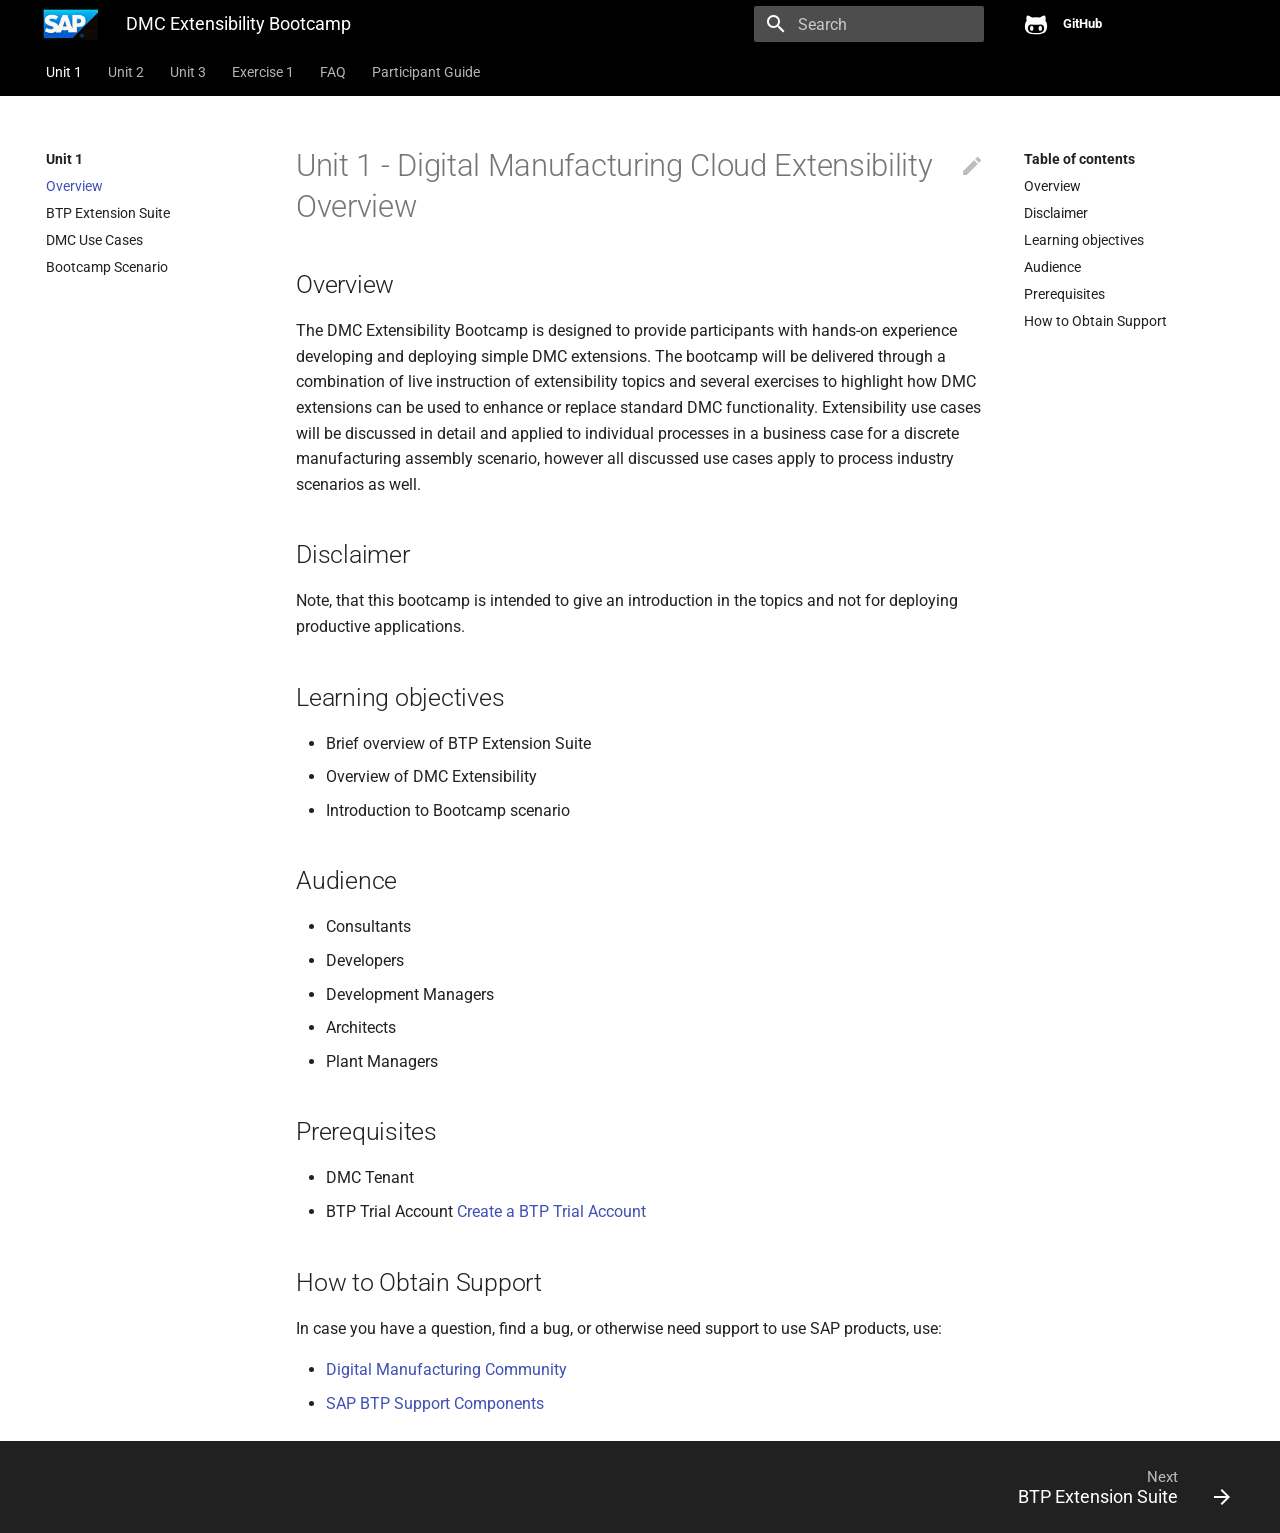
<file: index.html>
<!doctype html>
<html lang="en" class="no-js">
  <head>
    
      <meta charset="utf-8">
      <meta name="viewport" content="width=device-width,initial-scale=1">
      <meta http-equiv="x-ua-compatible" content="ie=edge">
      
      
      
      
        <meta name="lang:clipboard.copy" content="Copy to clipboard">
      
        <meta name="lang:clipboard.copied" content="Copied to clipboard">
      
        <meta name="lang:search.language" content="en">
      
        <meta name="lang:search.pipeline.stopwords" content="True">
      
        <meta name="lang:search.pipeline.trimmer" content="True">
      
        <meta name="lang:search.result.none" content="No matching documents">
      
        <meta name="lang:search.result.one" content="1 matching document">
      
        <meta name="lang:search.result.other" content="# matching documents">
      
        <meta name="lang:search.tokenizer" content="[\s\-]+">
      
      <link rel="shortcut icon" href="assets/favicon.png">
      <meta name="generator" content="mkdocs-1.2.1, mkdocs-material-4.6.3">
    
    
      
        <title>Overview - DMC Extensibility Bootcamp</title>
      
    
    
      <link rel="stylesheet" href="assets/stylesheets/application.adb8469c.css">
      
        <link rel="stylesheet" href="assets/stylesheets/application-palette.a8b3c06d.css">
      
      
        
        
        <meta name="theme-color" content="">
      
    
    
      <script src="assets/javascripts/modernizr.eca31fed.js"></script>
    
    
      
        <link href="https://fonts.gstatic.com" rel="preconnect" crossorigin>
        <link rel="stylesheet" href="https://fonts.googleapis.com/css?family=Roboto:300,400,400i,700%7CRoboto+Mono&display=fallback">
        <style>body,input{font-family:"Roboto","Helvetica Neue",Helvetica,Arial,sans-serif}code,kbd,pre{font-family:"Roboto Mono","Courier New",Courier,monospace}</style>
      
    
    <link rel="stylesheet" href="assets/fonts/material-icons.css">
    
    
      <link rel="stylesheet" href="theme/stylesheets/extra.css">
    
    
      
    
    
  </head>
  
    
    
    <body dir="ltr" data-md-color-primary="black" data-md-color-accent="blue">
  
    <svg class="md-svg">
      <defs>
        
        
          <svg xmlns="http://www.w3.org/2000/svg" width="416" height="448" viewBox="0 0 416 448" id="__github"><path fill="currentColor" d="M160 304q0 10-3.125 20.5t-10.75 19T128 352t-18.125-8.5-10.75-19T96 304t3.125-20.5 10.75-19T128 256t18.125 8.5 10.75 19T160 304zm160 0q0 10-3.125 20.5t-10.75 19T288 352t-18.125-8.5-10.75-19T256 304t3.125-20.5 10.75-19T288 256t18.125 8.5 10.75 19T320 304zm40 0q0-30-17.25-51T296 232q-10.25 0-48.75 5.25Q229.5 240 208 240t-39.25-2.75Q130.75 232 120 232q-29.5 0-46.75 21T56 304q0 22 8 38.375t20.25 25.75 30.5 15 35 7.375 37.25 1.75h42q20.5 0 37.25-1.75t35-7.375 30.5-15 20.25-25.75T360 304zm56-44q0 51.75-15.25 82.75-9.5 19.25-26.375 33.25t-35.25 21.5-42.5 11.875-42.875 5.5T212 416q-19.5 0-35.5-.75t-36.875-3.125-38.125-7.5-34.25-12.875T37 371.5t-21.5-28.75Q0 312 0 260q0-59.25 34-99-6.75-20.5-6.75-42.5 0-29 12.75-54.5 27 0 47.5 9.875t47.25 30.875Q171.5 96 212 96q37 0 70 8 26.25-20.5 46.75-30.25T376 64q12.75 25.5 12.75 54.5 0 21.75-6.75 42 34 40 34 99.5z"/></svg>
        
      </defs>
    </svg>
    <input class="md-toggle" data-md-toggle="drawer" type="checkbox" id="__drawer" autocomplete="off">
    <input class="md-toggle" data-md-toggle="search" type="checkbox" id="__search" autocomplete="off">
    <label class="md-overlay" data-md-component="overlay" for="__drawer"></label>
    
      <a href="#unit-1-digital-manufacturing-cloud-extensibility-overview" tabindex="0" class="md-skip">
        Skip to content
      </a>
    
    
      <header class="md-header" data-md-component="header">
  <nav class="md-header-nav md-grid">
    <div class="md-flex">
      <div class="md-flex__cell md-flex__cell--shrink">
        <a href="." title="DMC Extensibility Bootcamp" aria-label="DMC Extensibility Bootcamp" class="md-header-nav__button md-logo">
          
            <img alt="logo" src="assets/logo_sap.jpeg" width="24" height="24">
          
        </a>
      </div>
      <div class="md-flex__cell md-flex__cell--shrink">
        <label class="md-icon md-icon--menu md-header-nav__button" for="__drawer"></label>
      </div>
      <div class="md-flex__cell md-flex__cell--stretch">
        <div class="md-flex__ellipsis md-header-nav__title" data-md-component="title">
          
            <span class="md-header-nav__topic">
              DMC Extensibility Bootcamp
            </span>
            <span class="md-header-nav__topic">
              
                Overview
              
            </span>
          
        </div>
      </div>
      <div class="md-flex__cell md-flex__cell--shrink">
        
          <label class="md-icon md-icon--search md-header-nav__button" for="__search"></label>
          
<div class="md-search" data-md-component="search" role="dialog">
  <label class="md-search__overlay" for="__search"></label>
  <div class="md-search__inner" role="search">
    <form class="md-search__form" name="search">
      <input type="text" class="md-search__input" aria-label="search" name="query" placeholder="Search" autocapitalize="off" autocorrect="off" autocomplete="off" spellcheck="false" data-md-component="query" data-md-state="active">
      <label class="md-icon md-search__icon" for="__search"></label>
      <button type="reset" class="md-icon md-search__icon" data-md-component="reset" tabindex="-1">
        &#xE5CD;
      </button>
    </form>
    <div class="md-search__output">
      <div class="md-search__scrollwrap" data-md-scrollfix>
        <div class="md-search-result" data-md-component="result">
          <div class="md-search-result__meta">
            Type to start searching
          </div>
          <ol class="md-search-result__list"></ol>
        </div>
      </div>
    </div>
  </div>
</div>
        
      </div>
      
        <div class="md-flex__cell md-flex__cell--shrink">
          <div class="md-header-nav__source">
            


  

<a href="https://github.com/SAP-samples/digital-manufacturing-extension-samples/" title="Go to repository" class="md-source" data-md-source="github">
  
    <div class="md-source__icon">
      <svg viewBox="0 0 24 24" width="24" height="24">
        <use xlink:href="#__github" width="24" height="24"></use>
      </svg>
    </div>
  
  <div class="md-source__repository">
    GitHub
  </div>
</a>
          </div>
        </div>
      
    </div>
  </nav>
</header>
    
    <div class="md-container">
      
        
      
      
        

  

<nav class="md-tabs md-tabs--active" data-md-component="tabs">
  <div class="md-tabs__inner md-grid">
    <ul class="md-tabs__list">
      
        
  
  
    <li class="md-tabs__item">
      
        <a href="index.html" class="md-tabs__link md-tabs__link--active">
          Unit 1
        </a>
      
    </li>
  

      
        
  
  
    <li class="md-tabs__item">
      
        <a href="Field%26IntegrationExtensions.html" class="md-tabs__link">
          Unit 2
        </a>
      
    </li>
  

      
        
  
  
    <li class="md-tabs__item">
      
        <a href="InAppExtensions.html" class="md-tabs__link">
          Unit 3
        </a>
      
    </li>
  

      
        
  
  
    <li class="md-tabs__item">
      
        <a href="Exercise1.1.html" class="md-tabs__link">
          Exercise 1
        </a>
      
    </li>
  

      
        
  
  
    <li class="md-tabs__item">
      
        <a href="FAQ.html" class="md-tabs__link">
          FAQ
        </a>
      
    </li>
  

      
        
  
  
    <li class="md-tabs__item">
      
        <a href="ParticipantGuide.html" class="md-tabs__link">
          Participant Guide
        </a>
      
    </li>
  

      
    </ul>
  </div>
</nav>
      
      <main class="md-main" role="main">
        <div class="md-main__inner md-grid" data-md-component="container">
          
            
              <div class="md-sidebar md-sidebar--primary" data-md-component="navigation">
                <div class="md-sidebar__scrollwrap">
                  <div class="md-sidebar__inner">
                    <nav class="md-nav md-nav--primary" data-md-level="0">
  <label class="md-nav__title md-nav__title--site" for="__drawer">
    <a href="." title="DMC Extensibility Bootcamp" class="md-nav__button md-logo">
      
        <img alt="logo" src="assets/logo_sap.jpeg" width="48" height="48">
      
    </a>
    DMC Extensibility Bootcamp
  </label>
  
    <div class="md-nav__source">
      


  

<a href="https://github.com/SAP-samples/digital-manufacturing-extension-samples/" title="Go to repository" class="md-source" data-md-source="github">
  
    <div class="md-source__icon">
      <svg viewBox="0 0 24 24" width="24" height="24">
        <use xlink:href="#__github" width="24" height="24"></use>
      </svg>
    </div>
  
  <div class="md-source__repository">
    GitHub
  </div>
</a>
    </div>
  
  <ul class="md-nav__list" data-md-scrollfix>
    
      
      
      

  


  <li class="md-nav__item md-nav__item--active md-nav__item--nested">
    
      <input class="md-toggle md-nav__toggle" data-md-toggle="nav-1" type="checkbox" id="nav-1" checked>
    
    <label class="md-nav__link" for="nav-1">
      Unit 1
    </label>
    <nav class="md-nav" data-md-component="collapsible" data-md-level="1">
      <label class="md-nav__title" for="nav-1">
        Unit 1
      </label>
      <ul class="md-nav__list" data-md-scrollfix>
        
        
          
          
          

  


  <li class="md-nav__item md-nav__item--active">
    
    <input class="md-toggle md-nav__toggle" data-md-toggle="toc" type="checkbox" id="__toc">
    
      
    
    
      <label class="md-nav__link md-nav__link--active" for="__toc">
        Overview
      </label>
    
    <a href="index.html" title="Overview" class="md-nav__link md-nav__link--active">
      Overview
    </a>
    
      
<nav class="md-nav md-nav--secondary">
  
  
    
  
  
    <label class="md-nav__title" for="__toc">Table of contents</label>
    <ul class="md-nav__list" data-md-scrollfix>
      
        <li class="md-nav__item">
  <a href="#overview" class="md-nav__link">
    Overview
  </a>
  
</li>
      
        <li class="md-nav__item">
  <a href="#disclaimer" class="md-nav__link">
    Disclaimer
  </a>
  
</li>
      
        <li class="md-nav__item">
  <a href="#learning-objectives" class="md-nav__link">
    Learning objectives
  </a>
  
</li>
      
        <li class="md-nav__item">
  <a href="#audience" class="md-nav__link">
    Audience
  </a>
  
</li>
      
        <li class="md-nav__item">
  <a href="#prerequisites" class="md-nav__link">
    Prerequisites
  </a>
  
</li>
      
        <li class="md-nav__item">
  <a href="#how-to-obtain-support" class="md-nav__link">
    How to Obtain Support
  </a>
  
</li>
      
      
      
      
      
    </ul>
  
</nav>
    
  </li>

        
          
          
          


  <li class="md-nav__item">
    <a href="BTPExtensionSuite.html" title="BTP Extension Suite" class="md-nav__link">
      BTP Extension Suite
    </a>
  </li>

        
          
          
          


  <li class="md-nav__item">
    <a href="DMCUseCases.html" title="DMC Use Cases" class="md-nav__link">
      DMC Use Cases
    </a>
  </li>

        
          
          
          


  <li class="md-nav__item">
    <a href="BootcampUseCase.html" title="Bootcamp Scenario" class="md-nav__link">
      Bootcamp Scenario
    </a>
  </li>

        
      </ul>
    </nav>
  </li>

    
      
      
      


  <li class="md-nav__item md-nav__item--nested">
    
      <input class="md-toggle md-nav__toggle" data-md-toggle="nav-2" type="checkbox" id="nav-2">
    
    <label class="md-nav__link" for="nav-2">
      Unit 2
    </label>
    <nav class="md-nav" data-md-component="collapsible" data-md-level="1">
      <label class="md-nav__title" for="nav-2">
        Unit 2
      </label>
      <ul class="md-nav__list" data-md-scrollfix>
        
        
          
          
          


  <li class="md-nav__item">
    <a href="Field%26IntegrationExtensions.html" title="Content" class="md-nav__link">
      Content
    </a>
  </li>

        
      </ul>
    </nav>
  </li>

    
      
      
      


  <li class="md-nav__item md-nav__item--nested">
    
      <input class="md-toggle md-nav__toggle" data-md-toggle="nav-3" type="checkbox" id="nav-3">
    
    <label class="md-nav__link" for="nav-3">
      Unit 3
    </label>
    <nav class="md-nav" data-md-component="collapsible" data-md-level="1">
      <label class="md-nav__title" for="nav-3">
        Unit 3
      </label>
      <ul class="md-nav__list" data-md-scrollfix>
        
        
          
          
          


  <li class="md-nav__item">
    <a href="InAppExtensions.html" title="Content" class="md-nav__link">
      Content
    </a>
  </li>

        
      </ul>
    </nav>
  </li>

    
      
      
      


  <li class="md-nav__item md-nav__item--nested">
    
      <input class="md-toggle md-nav__toggle" data-md-toggle="nav-4" type="checkbox" id="nav-4">
    
    <label class="md-nav__link" for="nav-4">
      Exercise 1
    </label>
    <nav class="md-nav" data-md-component="collapsible" data-md-level="1">
      <label class="md-nav__title" for="nav-4">
        Exercise 1
      </label>
      <ul class="md-nav__list" data-md-scrollfix>
        
        
          
          
          


  <li class="md-nav__item">
    <a href="Exercise1.1.html" title="Exercise 1.1" class="md-nav__link">
      Exercise 1.1
    </a>
  </li>

        
          
          
          


  <li class="md-nav__item">
    <a href="Exercise1.2.html" title="Exercise 1.2" class="md-nav__link">
      Exercise 1.2
    </a>
  </li>

        
      </ul>
    </nav>
  </li>

    
      
      
      


  <li class="md-nav__item md-nav__item--nested">
    
      <input class="md-toggle md-nav__toggle" data-md-toggle="nav-5" type="checkbox" id="nav-5">
    
    <label class="md-nav__link" for="nav-5">
      FAQ
    </label>
    <nav class="md-nav" data-md-component="collapsible" data-md-level="1">
      <label class="md-nav__title" for="nav-5">
        FAQ
      </label>
      <ul class="md-nav__list" data-md-scrollfix>
        
        
          
          
          


  <li class="md-nav__item">
    <a href="FAQ.html" title="Content" class="md-nav__link">
      Content
    </a>
  </li>

        
      </ul>
    </nav>
  </li>

    
      
      
      


  <li class="md-nav__item md-nav__item--nested">
    
      <input class="md-toggle md-nav__toggle" data-md-toggle="nav-6" type="checkbox" id="nav-6">
    
    <label class="md-nav__link" for="nav-6">
      Participant Guide
    </label>
    <nav class="md-nav" data-md-component="collapsible" data-md-level="1">
      <label class="md-nav__title" for="nav-6">
        Participant Guide
      </label>
      <ul class="md-nav__list" data-md-scrollfix>
        
        
          
          
          


  <li class="md-nav__item">
    <a href="ParticipantGuide.html" title="Content" class="md-nav__link">
      Content
    </a>
  </li>

        
      </ul>
    </nav>
  </li>

    
  </ul>
</nav>
                  </div>
                </div>
              </div>
            
            
              <div class="md-sidebar md-sidebar--secondary" data-md-component="toc">
                <div class="md-sidebar__scrollwrap">
                  <div class="md-sidebar__inner">
                    
<nav class="md-nav md-nav--secondary">
  
  
    
  
  
    <label class="md-nav__title" for="__toc">Table of contents</label>
    <ul class="md-nav__list" data-md-scrollfix>
      
        <li class="md-nav__item">
  <a href="#overview" class="md-nav__link">
    Overview
  </a>
  
</li>
      
        <li class="md-nav__item">
  <a href="#disclaimer" class="md-nav__link">
    Disclaimer
  </a>
  
</li>
      
        <li class="md-nav__item">
  <a href="#learning-objectives" class="md-nav__link">
    Learning objectives
  </a>
  
</li>
      
        <li class="md-nav__item">
  <a href="#audience" class="md-nav__link">
    Audience
  </a>
  
</li>
      
        <li class="md-nav__item">
  <a href="#prerequisites" class="md-nav__link">
    Prerequisites
  </a>
  
</li>
      
        <li class="md-nav__item">
  <a href="#how-to-obtain-support" class="md-nav__link">
    How to Obtain Support
  </a>
  
</li>
      
      
      
      
      
    </ul>
  
</nav>
                  </div>
                </div>
              </div>
            
          
          <div class="md-content">
            <article class="md-content__inner md-typeset">
              
                
                  <a href="https://github.com/SAP-samples/digital-manufacturing-extension-samples/edit/master/docs/index.md" title="Edit this page" class="md-icon md-content__icon">&#xE3C9;</a>
                
                
                <h1 id="unit-1-digital-manufacturing-cloud-extensibility-overview">Unit 1 - Digital Manufacturing Cloud Extensibility Overview<a class="headerlink" href="#unit-1-digital-manufacturing-cloud-extensibility-overview" title="Permanent link">&para;</a></h1>
<h2 id="overview">Overview<a class="headerlink" href="#overview" title="Permanent link">&para;</a></h2>
<p>The DMC Extensibility Bootcamp is designed to provide participants with hands-on experience developing and deploying simple DMC extensions.  The bootcamp will be delivered through a combination of live instruction of extensibility topics and several exercises to highlight how DMC extensions can be used to enhance or replace standard DMC functionality.  Extensibility use cases will be discussed in detail and applied to individual processes in a business case for a discrete manufacturing assembly scenario, however all discussed use cases apply to process industry scenarios as well.</p>
<h2 id="disclaimer">Disclaimer<a class="headerlink" href="#disclaimer" title="Permanent link">&para;</a></h2>
<p>Note, that this bootcamp is intended to give an introduction in the topics and not for deploying productive applications.</p>
<h2 id="learning-objectives">Learning objectives<a class="headerlink" href="#learning-objectives" title="Permanent link">&para;</a></h2>
<ul>
<li>Brief overview of BTP Extension Suite</li>
<li>Overview of DMC Extensibility</li>
<li>Introduction to Bootcamp scenario</li>
</ul>
<h2 id="audience">Audience<a class="headerlink" href="#audience" title="Permanent link">&para;</a></h2>
<ul>
<li>Consultants</li>
<li>Developers</li>
<li>Development Managers</li>
<li>Architects</li>
<li>Plant Managers</li>
</ul>
<h2 id="prerequisites">Prerequisites<a class="headerlink" href="#prerequisites" title="Permanent link">&para;</a></h2>
<ul>
<li>DMC Tenant</li>
<li>BTP Trial Account <a href="https://developers.sap.com/tutorials/hcp-create-trial-account.html">Create a BTP Trial Account</a></li>
</ul>
<h2 id="how-to-obtain-support">How to Obtain Support<a class="headerlink" href="#how-to-obtain-support" title="Permanent link">&para;</a></h2>
<p>In case you have a question, find a bug, or otherwise need support to use SAP products, use:</p>
<ul>
<li>
<p><a href="https://community.sap.com/topics/digital-manufacturing">Digital Manufacturing Community</a></p>
</li>
<li>
<p><a href="https://help.sap.com/viewer/65de2977205c403bbc107264b8eccf4b/Cloud/en-US/08d1103928fb42f3a73b3f425e00e13c.html">SAP BTP Support Components</a></p>
</li>
</ul>
                
                  
                
                
              
              
                


              
            </article>
          </div>
        </div>
      </main>
      
        
<footer class="md-footer">
  
    <div class="md-footer-nav">
      <nav class="md-footer-nav__inner md-grid">
        
        
          <a href="BTPExtensionSuite.html" title="BTP Extension Suite" class="md-flex md-footer-nav__link md-footer-nav__link--next" rel="next">
            <div class="md-flex__cell md-flex__cell--stretch md-footer-nav__title">
              <span class="md-flex__ellipsis">
                <span class="md-footer-nav__direction">
                  Next
                </span>
                BTP Extension Suite
              </span>
            </div>
            <div class="md-flex__cell md-flex__cell--shrink">
              <i class="md-icon md-icon--arrow-forward md-footer-nav__button"></i>
            </div>
          </a>
        
      </nav>
    </div>
  
  <div class="md-footer-meta md-typeset">
    <div class="md-footer-meta__inner md-grid">
      <div class="md-footer-copyright">
        
        powered by
        <a href="https://www.mkdocs.org" target="_blank" rel="noopener">MkDocs</a>
        and
        <a href="https://squidfunk.github.io/mkdocs-material/" target="_blank" rel="noopener">
          Material for MkDocs</a>
      </div>
      
    </div>
  </div>
</footer>
      
    </div>
    
      <script src="assets/javascripts/application.8f58b9eb.js"></script>
      
      <script>app.initialize({version:"1.2.1",url:{base:"."}})</script>
      
        <script src="search/main.js"></script>
      
    
  </body>
</html>
</file>
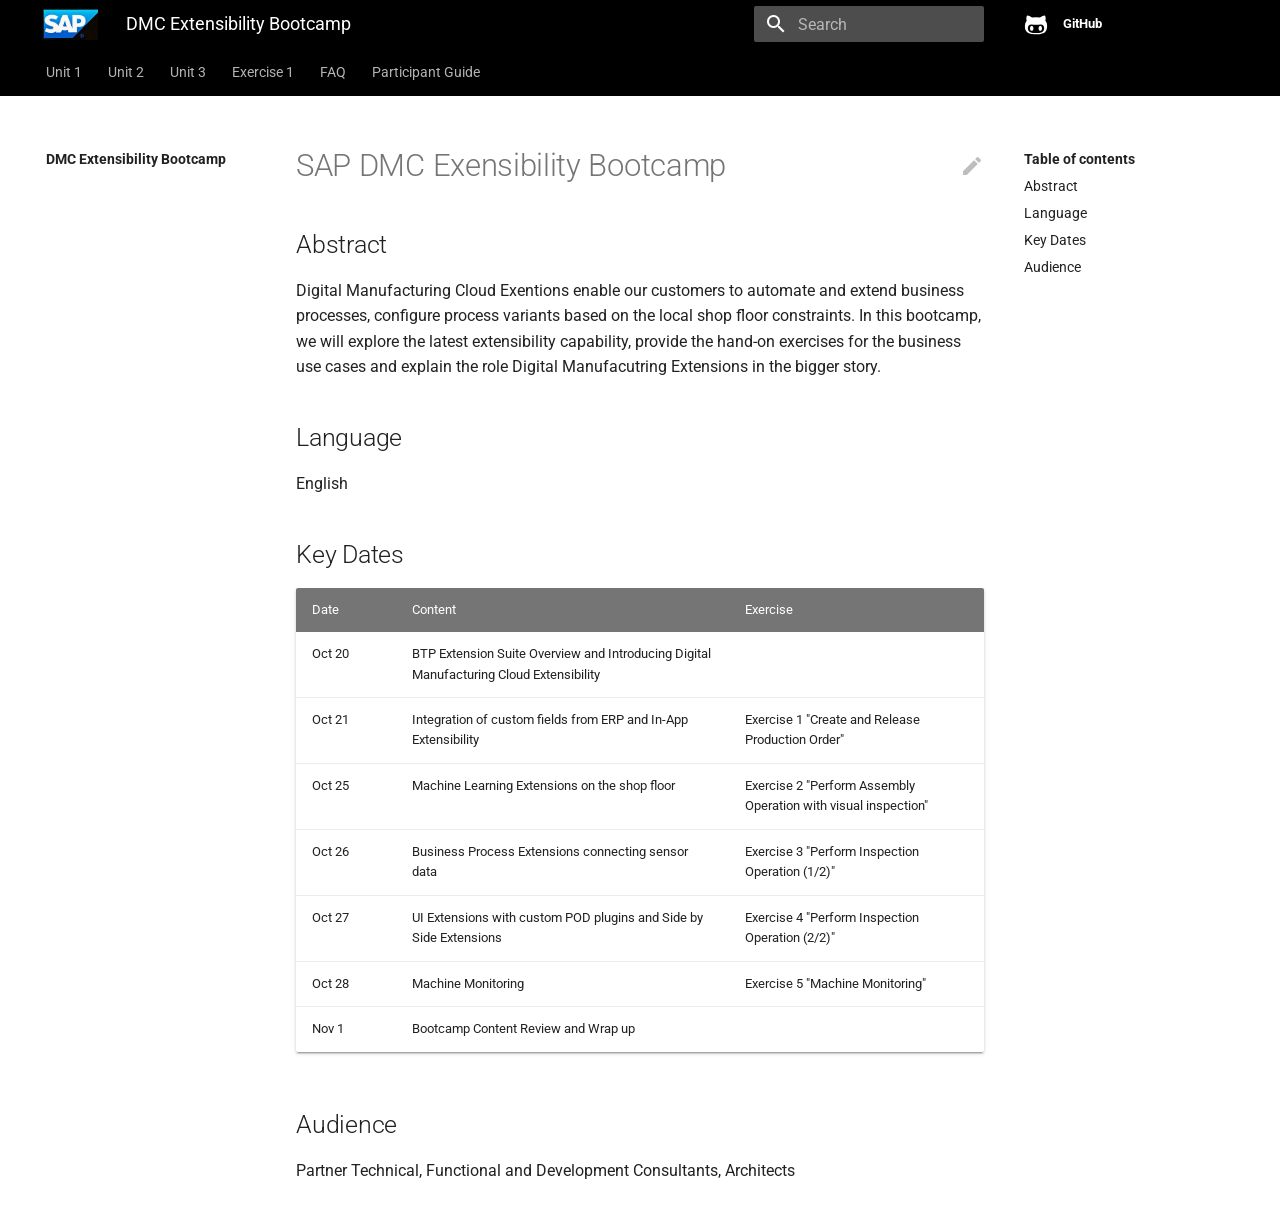
<file: BootcampAgenda.html>
<!doctype html>
<html lang="en" class="no-js">
  <head>
    
      <meta charset="utf-8">
      <meta name="viewport" content="width=device-width,initial-scale=1">
      <meta http-equiv="x-ua-compatible" content="ie=edge">
      
      
      
      
        <meta name="lang:clipboard.copy" content="Copy to clipboard">
      
        <meta name="lang:clipboard.copied" content="Copied to clipboard">
      
        <meta name="lang:search.language" content="en">
      
        <meta name="lang:search.pipeline.stopwords" content="True">
      
        <meta name="lang:search.pipeline.trimmer" content="True">
      
        <meta name="lang:search.result.none" content="No matching documents">
      
        <meta name="lang:search.result.one" content="1 matching document">
      
        <meta name="lang:search.result.other" content="# matching documents">
      
        <meta name="lang:search.tokenizer" content="[\s\-]+">
      
      <link rel="shortcut icon" href="assets/favicon.png">
      <meta name="generator" content="mkdocs-1.2.1, mkdocs-material-4.6.3">
    
    
      
        <title>SAP DMC Exensibility Bootcamp - DMC Extensibility Bootcamp</title>
      
    
    
      <link rel="stylesheet" href="assets/stylesheets/application.adb8469c.css">
      
        <link rel="stylesheet" href="assets/stylesheets/application-palette.a8b3c06d.css">
      
      
        
        
        <meta name="theme-color" content="">
      
    
    
      <script src="assets/javascripts/modernizr.eca31fed.js"></script>
    
    
      
        <link href="https://fonts.gstatic.com" rel="preconnect" crossorigin>
        <link rel="stylesheet" href="https://fonts.googleapis.com/css?family=Roboto:300,400,400i,700%7CRoboto+Mono&display=fallback">
        <style>body,input{font-family:"Roboto","Helvetica Neue",Helvetica,Arial,sans-serif}code,kbd,pre{font-family:"Roboto Mono","Courier New",Courier,monospace}</style>
      
    
    <link rel="stylesheet" href="assets/fonts/material-icons.css">
    
    
      <link rel="stylesheet" href="theme/stylesheets/extra.css">
    
    
      
    
    
  </head>
  
    
    
    <body dir="ltr" data-md-color-primary="black" data-md-color-accent="blue">
  
    <svg class="md-svg">
      <defs>
        
        
          <svg xmlns="http://www.w3.org/2000/svg" width="416" height="448" viewBox="0 0 416 448" id="__github"><path fill="currentColor" d="M160 304q0 10-3.125 20.5t-10.75 19T128 352t-18.125-8.5-10.75-19T96 304t3.125-20.5 10.75-19T128 256t18.125 8.5 10.75 19T160 304zm160 0q0 10-3.125 20.5t-10.75 19T288 352t-18.125-8.5-10.75-19T256 304t3.125-20.5 10.75-19T288 256t18.125 8.5 10.75 19T320 304zm40 0q0-30-17.25-51T296 232q-10.25 0-48.75 5.25Q229.5 240 208 240t-39.25-2.75Q130.75 232 120 232q-29.5 0-46.75 21T56 304q0 22 8 38.375t20.25 25.75 30.5 15 35 7.375 37.25 1.75h42q20.5 0 37.25-1.75t35-7.375 30.5-15 20.25-25.75T360 304zm56-44q0 51.75-15.25 82.75-9.5 19.25-26.375 33.25t-35.25 21.5-42.5 11.875-42.875 5.5T212 416q-19.5 0-35.5-.75t-36.875-3.125-38.125-7.5-34.25-12.875T37 371.5t-21.5-28.75Q0 312 0 260q0-59.25 34-99-6.75-20.5-6.75-42.5 0-29 12.75-54.5 27 0 47.5 9.875t47.25 30.875Q171.5 96 212 96q37 0 70 8 26.25-20.5 46.75-30.25T376 64q12.75 25.5 12.75 54.5 0 21.75-6.75 42 34 40 34 99.5z"/></svg>
        
      </defs>
    </svg>
    <input class="md-toggle" data-md-toggle="drawer" type="checkbox" id="__drawer" autocomplete="off">
    <input class="md-toggle" data-md-toggle="search" type="checkbox" id="__search" autocomplete="off">
    <label class="md-overlay" data-md-component="overlay" for="__drawer"></label>
    
      <a href="#sap-dmc-exensibility-bootcamp" tabindex="0" class="md-skip">
        Skip to content
      </a>
    
    
      <header class="md-header" data-md-component="header">
  <nav class="md-header-nav md-grid">
    <div class="md-flex">
      <div class="md-flex__cell md-flex__cell--shrink">
        <a href="." title="DMC Extensibility Bootcamp" aria-label="DMC Extensibility Bootcamp" class="md-header-nav__button md-logo">
          
            <img alt="logo" src="assets/logo_sap.jpeg" width="24" height="24">
          
        </a>
      </div>
      <div class="md-flex__cell md-flex__cell--shrink">
        <label class="md-icon md-icon--menu md-header-nav__button" for="__drawer"></label>
      </div>
      <div class="md-flex__cell md-flex__cell--stretch">
        <div class="md-flex__ellipsis md-header-nav__title" data-md-component="title">
          
            <span class="md-header-nav__topic">
              DMC Extensibility Bootcamp
            </span>
            <span class="md-header-nav__topic">
              
                SAP DMC Exensibility Bootcamp
              
            </span>
          
        </div>
      </div>
      <div class="md-flex__cell md-flex__cell--shrink">
        
          <label class="md-icon md-icon--search md-header-nav__button" for="__search"></label>
          
<div class="md-search" data-md-component="search" role="dialog">
  <label class="md-search__overlay" for="__search"></label>
  <div class="md-search__inner" role="search">
    <form class="md-search__form" name="search">
      <input type="text" class="md-search__input" aria-label="search" name="query" placeholder="Search" autocapitalize="off" autocorrect="off" autocomplete="off" spellcheck="false" data-md-component="query" data-md-state="active">
      <label class="md-icon md-search__icon" for="__search"></label>
      <button type="reset" class="md-icon md-search__icon" data-md-component="reset" tabindex="-1">
        &#xE5CD;
      </button>
    </form>
    <div class="md-search__output">
      <div class="md-search__scrollwrap" data-md-scrollfix>
        <div class="md-search-result" data-md-component="result">
          <div class="md-search-result__meta">
            Type to start searching
          </div>
          <ol class="md-search-result__list"></ol>
        </div>
      </div>
    </div>
  </div>
</div>
        
      </div>
      
        <div class="md-flex__cell md-flex__cell--shrink">
          <div class="md-header-nav__source">
            


  

<a href="https://github.com/SAP-samples/digital-manufacturing-extension-samples/" title="Go to repository" class="md-source" data-md-source="github">
  
    <div class="md-source__icon">
      <svg viewBox="0 0 24 24" width="24" height="24">
        <use xlink:href="#__github" width="24" height="24"></use>
      </svg>
    </div>
  
  <div class="md-source__repository">
    GitHub
  </div>
</a>
          </div>
        </div>
      
    </div>
  </nav>
</header>
    
    <div class="md-container">
      
        
      
      
        

<nav class="md-tabs" data-md-component="tabs">
  <div class="md-tabs__inner md-grid">
    <ul class="md-tabs__list">
      
        
  
  
    <li class="md-tabs__item">
      
        <a href="index.html" class="md-tabs__link">
          Unit 1
        </a>
      
    </li>
  

      
        
  
  
    <li class="md-tabs__item">
      
        <a href="Field%26IntegrationExtensions.html" class="md-tabs__link">
          Unit 2
        </a>
      
    </li>
  

      
        
  
  
    <li class="md-tabs__item">
      
        <a href="InAppExtensions.html" class="md-tabs__link">
          Unit 3
        </a>
      
    </li>
  

      
        
  
  
    <li class="md-tabs__item">
      
        <a href="Exercise1.1.html" class="md-tabs__link">
          Exercise 1
        </a>
      
    </li>
  

      
        
  
  
    <li class="md-tabs__item">
      
        <a href="FAQ.html" class="md-tabs__link">
          FAQ
        </a>
      
    </li>
  

      
        
  
  
    <li class="md-tabs__item">
      
        <a href="ParticipantGuide.html" class="md-tabs__link">
          Participant Guide
        </a>
      
    </li>
  

      
    </ul>
  </div>
</nav>
      
      <main class="md-main" role="main">
        <div class="md-main__inner md-grid" data-md-component="container">
          
            
              <div class="md-sidebar md-sidebar--primary" data-md-component="navigation">
                <div class="md-sidebar__scrollwrap">
                  <div class="md-sidebar__inner">
                    <nav class="md-nav md-nav--primary" data-md-level="0">
  <label class="md-nav__title md-nav__title--site" for="__drawer">
    <a href="." title="DMC Extensibility Bootcamp" class="md-nav__button md-logo">
      
        <img alt="logo" src="assets/logo_sap.jpeg" width="48" height="48">
      
    </a>
    DMC Extensibility Bootcamp
  </label>
  
    <div class="md-nav__source">
      


  

<a href="https://github.com/SAP-samples/digital-manufacturing-extension-samples/" title="Go to repository" class="md-source" data-md-source="github">
  
    <div class="md-source__icon">
      <svg viewBox="0 0 24 24" width="24" height="24">
        <use xlink:href="#__github" width="24" height="24"></use>
      </svg>
    </div>
  
  <div class="md-source__repository">
    GitHub
  </div>
</a>
    </div>
  
  <ul class="md-nav__list" data-md-scrollfix>
    
      
      
      


  <li class="md-nav__item md-nav__item--nested">
    
      <input class="md-toggle md-nav__toggle" data-md-toggle="nav-1" type="checkbox" id="nav-1">
    
    <label class="md-nav__link" for="nav-1">
      Unit 1
    </label>
    <nav class="md-nav" data-md-component="collapsible" data-md-level="1">
      <label class="md-nav__title" for="nav-1">
        Unit 1
      </label>
      <ul class="md-nav__list" data-md-scrollfix>
        
        
          
          
          


  <li class="md-nav__item">
    <a href="index.html" title="Overview" class="md-nav__link">
      Overview
    </a>
  </li>

        
          
          
          


  <li class="md-nav__item">
    <a href="BTPExtensionSuite.html" title="BTP Extension Suite" class="md-nav__link">
      BTP Extension Suite
    </a>
  </li>

        
          
          
          


  <li class="md-nav__item">
    <a href="DMCUseCases.html" title="DMC Use Cases" class="md-nav__link">
      DMC Use Cases
    </a>
  </li>

        
          
          
          


  <li class="md-nav__item">
    <a href="BootcampUseCase.html" title="Bootcamp Scenario" class="md-nav__link">
      Bootcamp Scenario
    </a>
  </li>

        
      </ul>
    </nav>
  </li>

    
      
      
      


  <li class="md-nav__item md-nav__item--nested">
    
      <input class="md-toggle md-nav__toggle" data-md-toggle="nav-2" type="checkbox" id="nav-2">
    
    <label class="md-nav__link" for="nav-2">
      Unit 2
    </label>
    <nav class="md-nav" data-md-component="collapsible" data-md-level="1">
      <label class="md-nav__title" for="nav-2">
        Unit 2
      </label>
      <ul class="md-nav__list" data-md-scrollfix>
        
        
          
          
          


  <li class="md-nav__item">
    <a href="Field%26IntegrationExtensions.html" title="Content" class="md-nav__link">
      Content
    </a>
  </li>

        
      </ul>
    </nav>
  </li>

    
      
      
      


  <li class="md-nav__item md-nav__item--nested">
    
      <input class="md-toggle md-nav__toggle" data-md-toggle="nav-3" type="checkbox" id="nav-3">
    
    <label class="md-nav__link" for="nav-3">
      Unit 3
    </label>
    <nav class="md-nav" data-md-component="collapsible" data-md-level="1">
      <label class="md-nav__title" for="nav-3">
        Unit 3
      </label>
      <ul class="md-nav__list" data-md-scrollfix>
        
        
          
          
          


  <li class="md-nav__item">
    <a href="InAppExtensions.html" title="Content" class="md-nav__link">
      Content
    </a>
  </li>

        
      </ul>
    </nav>
  </li>

    
      
      
      


  <li class="md-nav__item md-nav__item--nested">
    
      <input class="md-toggle md-nav__toggle" data-md-toggle="nav-4" type="checkbox" id="nav-4">
    
    <label class="md-nav__link" for="nav-4">
      Exercise 1
    </label>
    <nav class="md-nav" data-md-component="collapsible" data-md-level="1">
      <label class="md-nav__title" for="nav-4">
        Exercise 1
      </label>
      <ul class="md-nav__list" data-md-scrollfix>
        
        
          
          
          


  <li class="md-nav__item">
    <a href="Exercise1.1.html" title="Exercise 1.1" class="md-nav__link">
      Exercise 1.1
    </a>
  </li>

        
          
          
          


  <li class="md-nav__item">
    <a href="Exercise1.2.html" title="Exercise 1.2" class="md-nav__link">
      Exercise 1.2
    </a>
  </li>

        
      </ul>
    </nav>
  </li>

    
      
      
      


  <li class="md-nav__item md-nav__item--nested">
    
      <input class="md-toggle md-nav__toggle" data-md-toggle="nav-5" type="checkbox" id="nav-5">
    
    <label class="md-nav__link" for="nav-5">
      FAQ
    </label>
    <nav class="md-nav" data-md-component="collapsible" data-md-level="1">
      <label class="md-nav__title" for="nav-5">
        FAQ
      </label>
      <ul class="md-nav__list" data-md-scrollfix>
        
        
          
          
          


  <li class="md-nav__item">
    <a href="FAQ.html" title="Content" class="md-nav__link">
      Content
    </a>
  </li>

        
      </ul>
    </nav>
  </li>

    
      
      
      


  <li class="md-nav__item md-nav__item--nested">
    
      <input class="md-toggle md-nav__toggle" data-md-toggle="nav-6" type="checkbox" id="nav-6">
    
    <label class="md-nav__link" for="nav-6">
      Participant Guide
    </label>
    <nav class="md-nav" data-md-component="collapsible" data-md-level="1">
      <label class="md-nav__title" for="nav-6">
        Participant Guide
      </label>
      <ul class="md-nav__list" data-md-scrollfix>
        
        
          
          
          


  <li class="md-nav__item">
    <a href="ParticipantGuide.html" title="Content" class="md-nav__link">
      Content
    </a>
  </li>

        
      </ul>
    </nav>
  </li>

    
  </ul>
</nav>
                  </div>
                </div>
              </div>
            
            
              <div class="md-sidebar md-sidebar--secondary" data-md-component="toc">
                <div class="md-sidebar__scrollwrap">
                  <div class="md-sidebar__inner">
                    
<nav class="md-nav md-nav--secondary">
  
  
    
  
  
    <label class="md-nav__title" for="__toc">Table of contents</label>
    <ul class="md-nav__list" data-md-scrollfix>
      
        <li class="md-nav__item">
  <a href="#abstract" class="md-nav__link">
    Abstract
  </a>
  
</li>
      
        <li class="md-nav__item">
  <a href="#language" class="md-nav__link">
    Language
  </a>
  
</li>
      
        <li class="md-nav__item">
  <a href="#key-dates" class="md-nav__link">
    Key Dates
  </a>
  
</li>
      
        <li class="md-nav__item">
  <a href="#audience" class="md-nav__link">
    Audience
  </a>
  
</li>
      
      
      
      
      
    </ul>
  
</nav>
                  </div>
                </div>
              </div>
            
          
          <div class="md-content">
            <article class="md-content__inner md-typeset">
              
                
                  <a href="https://github.com/SAP-samples/digital-manufacturing-extension-samples/edit/master/docs/BootcampAgenda.md" title="Edit this page" class="md-icon md-content__icon">&#xE3C9;</a>
                
                
                <h1 id="sap-dmc-exensibility-bootcamp">SAP DMC Exensibility Bootcamp<a class="headerlink" href="#sap-dmc-exensibility-bootcamp" title="Permanent link">&para;</a></h1>
<h2 id="abstract">Abstract<a class="headerlink" href="#abstract" title="Permanent link">&para;</a></h2>
<p>Digital Manufacturing Cloud Exentions enable our customers to automate and extend business processes, configure process variants based on the local shop floor constraints. In this bootcamp, we will explore the latest extensibility capability, provide the hand-on exercises for the business use cases and explain the role Digital Manufacutring Extensions in the bigger story.</p>
<h2 id="language">Language<a class="headerlink" href="#language" title="Permanent link">&para;</a></h2>
<p>English</p>
<h2 id="key-dates">Key Dates<a class="headerlink" href="#key-dates" title="Permanent link">&para;</a></h2>
<table>
<thead>
<tr>
<th>Date</th>
<th>Content</th>
<th>Exercise</th>
</tr>
</thead>
<tbody>
<tr>
<td>Oct 20</td>
<td>BTP Extension Suite Overview and Introducing Digital Manufacturing Cloud Extensibility</td>
<td></td>
</tr>
<tr>
<td>Oct 21</td>
<td>Integration of custom fields from ERP and In-App Extensibility</td>
<td>Exercise 1 "Create and Release Production Order"</td>
</tr>
<tr>
<td>Oct 25</td>
<td>Machine Learning Extensions on the shop floor</td>
<td>Exercise 2 "Perform Assembly Operation with visual inspection"</td>
</tr>
<tr>
<td>Oct 26</td>
<td>Business Process Extensions connecting sensor data</td>
<td>Exercise 3 "Perform Inspection Operation (1/2)"</td>
</tr>
<tr>
<td>Oct 27</td>
<td>UI Extensions with custom POD plugins and Side by Side Extensions</td>
<td>Exercise 4 "Perform Inspection Operation (2/2)"</td>
</tr>
<tr>
<td>Oct 28</td>
<td>Machine Monitoring</td>
<td>Exercise 5 "Machine Monitoring"</td>
</tr>
<tr>
<td>Nov 1</td>
<td>Bootcamp Content Review and Wrap up</td>
<td></td>
</tr>
</tbody>
</table>
<h2 id="audience">Audience<a class="headerlink" href="#audience" title="Permanent link">&para;</a></h2>
<p>Partner Technical, Functional and Development Consultants, Architects</p>
                
                  
                
                
              
              
                


              
            </article>
          </div>
        </div>
      </main>
      
        
<footer class="md-footer">
  
  <div class="md-footer-meta md-typeset">
    <div class="md-footer-meta__inner md-grid">
      <div class="md-footer-copyright">
        
        powered by
        <a href="https://www.mkdocs.org" target="_blank" rel="noopener">MkDocs</a>
        and
        <a href="https://squidfunk.github.io/mkdocs-material/" target="_blank" rel="noopener">
          Material for MkDocs</a>
      </div>
      
    </div>
  </div>
</footer>
      
    </div>
    
      <script src="assets/javascripts/application.8f58b9eb.js"></script>
      
      <script>app.initialize({version:"1.2.1",url:{base:"."}})</script>
      
        <script src="search/main.js"></script>
      
    
  </body>
</html>
</file>
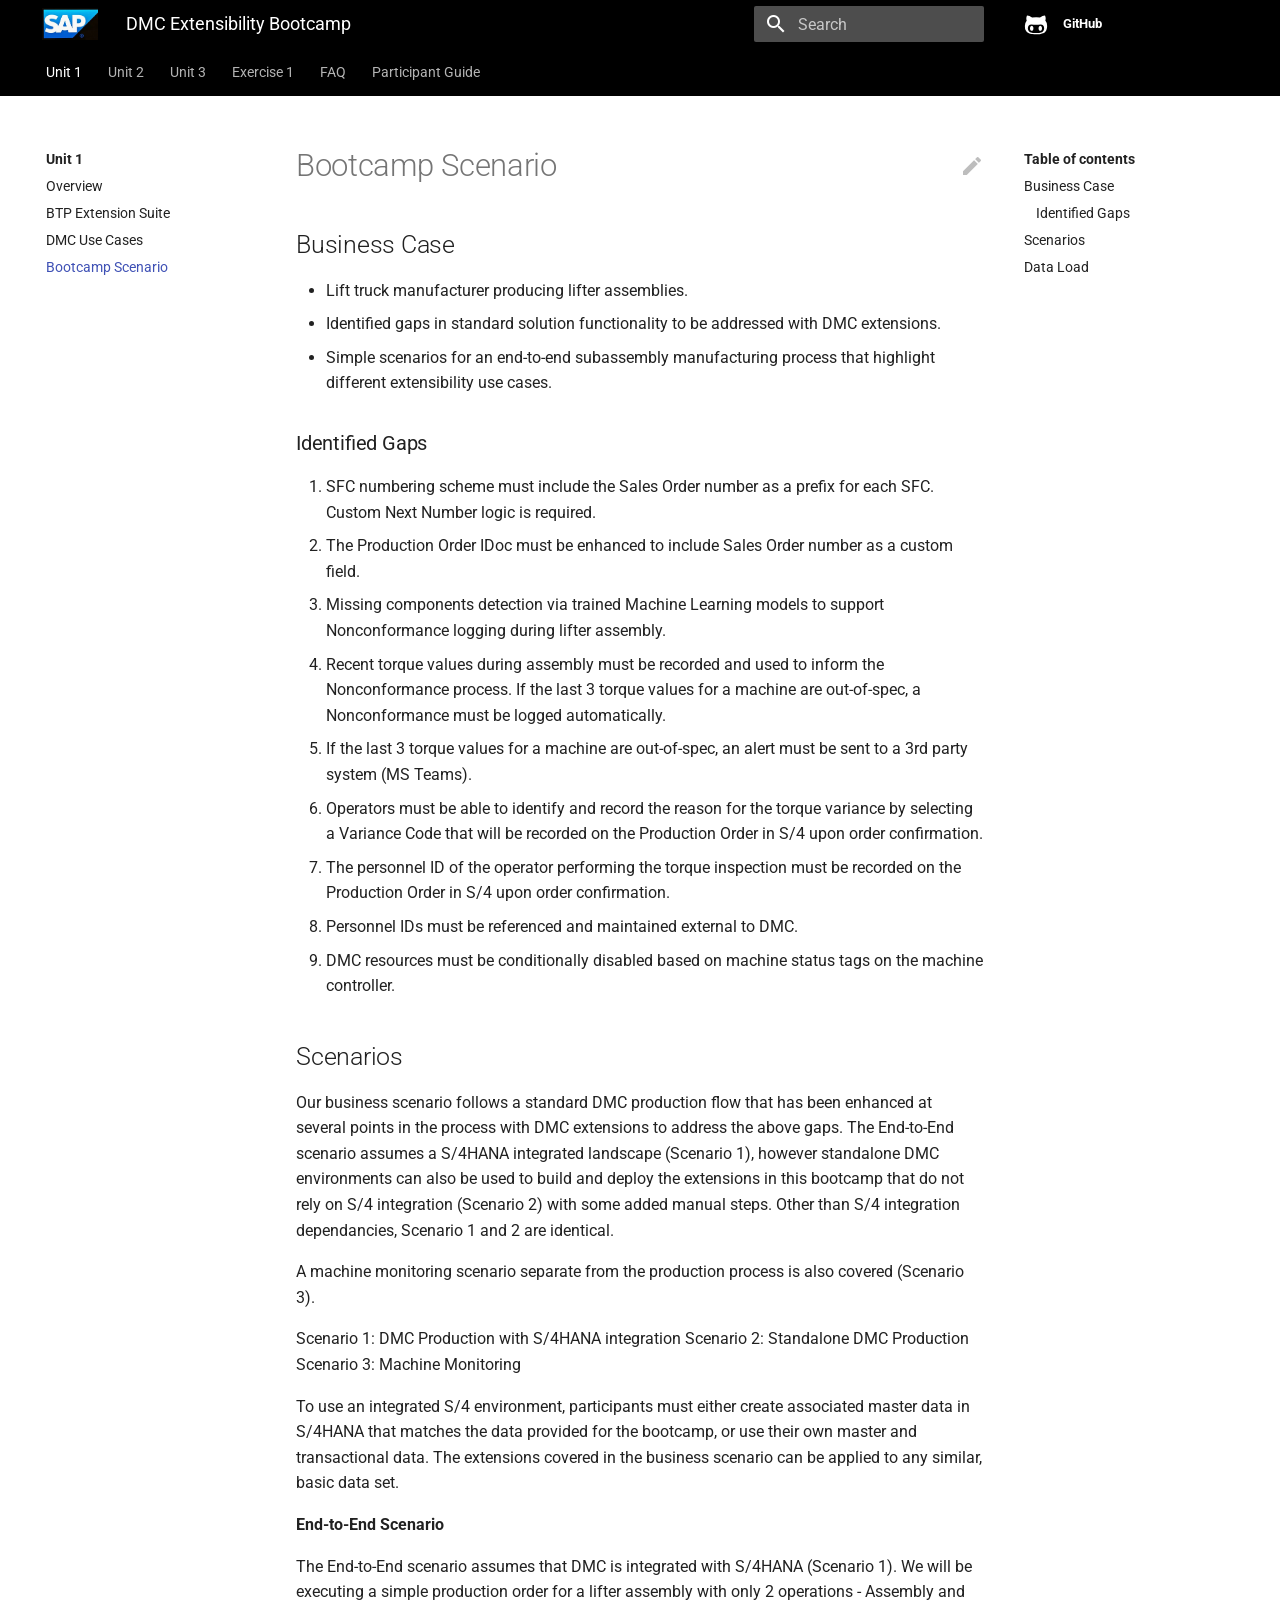
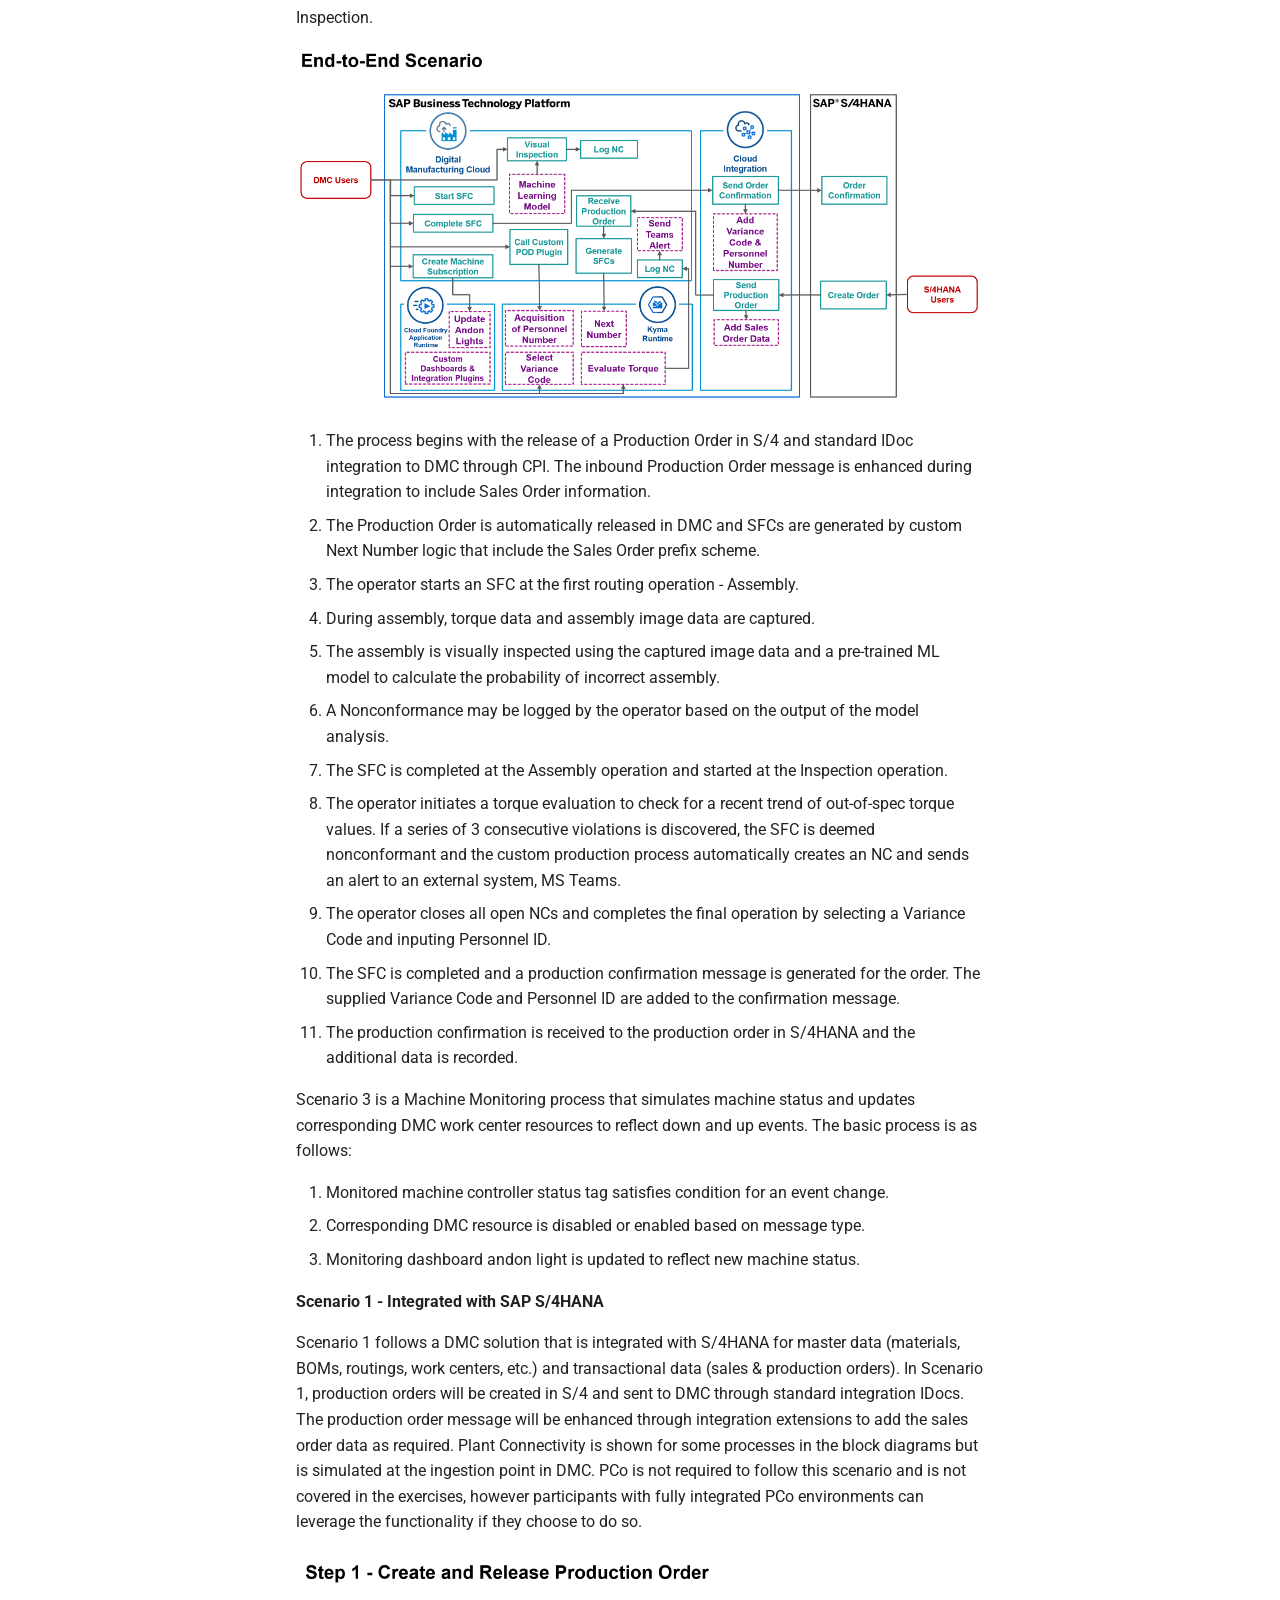
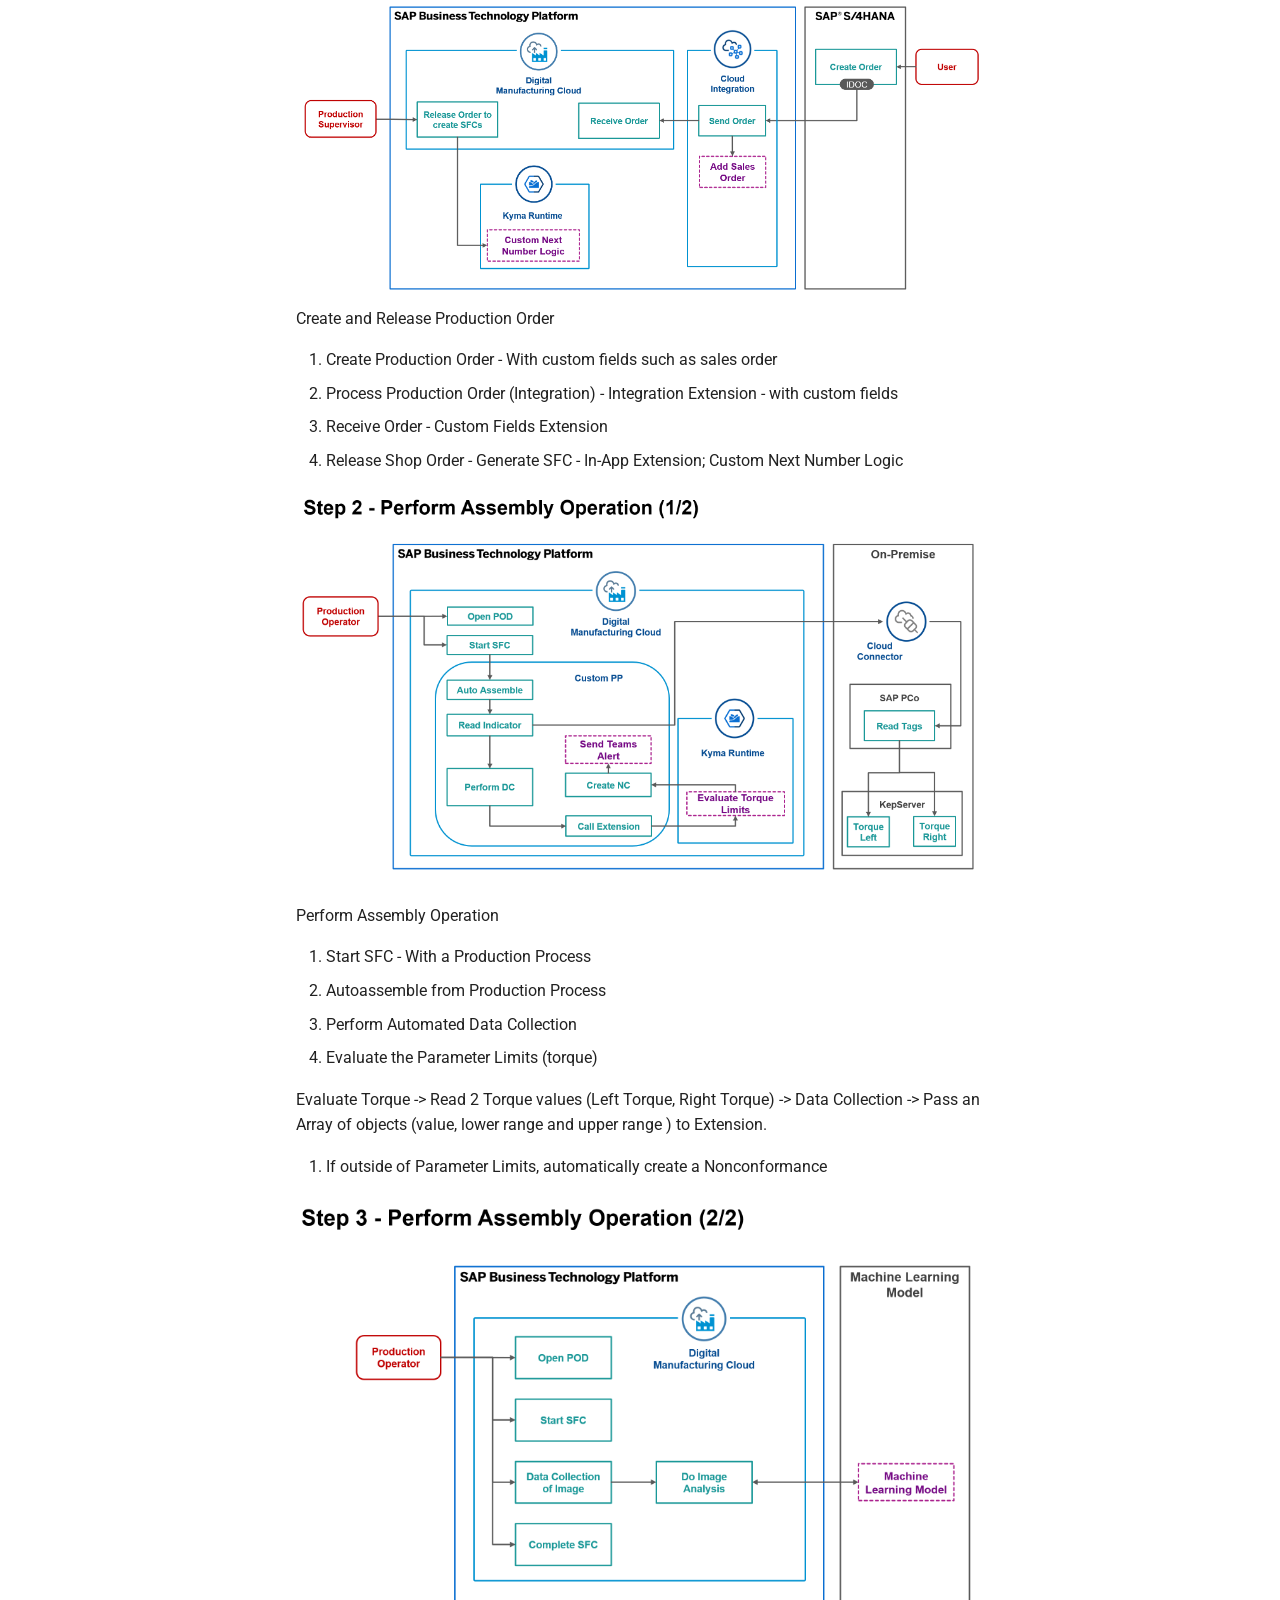
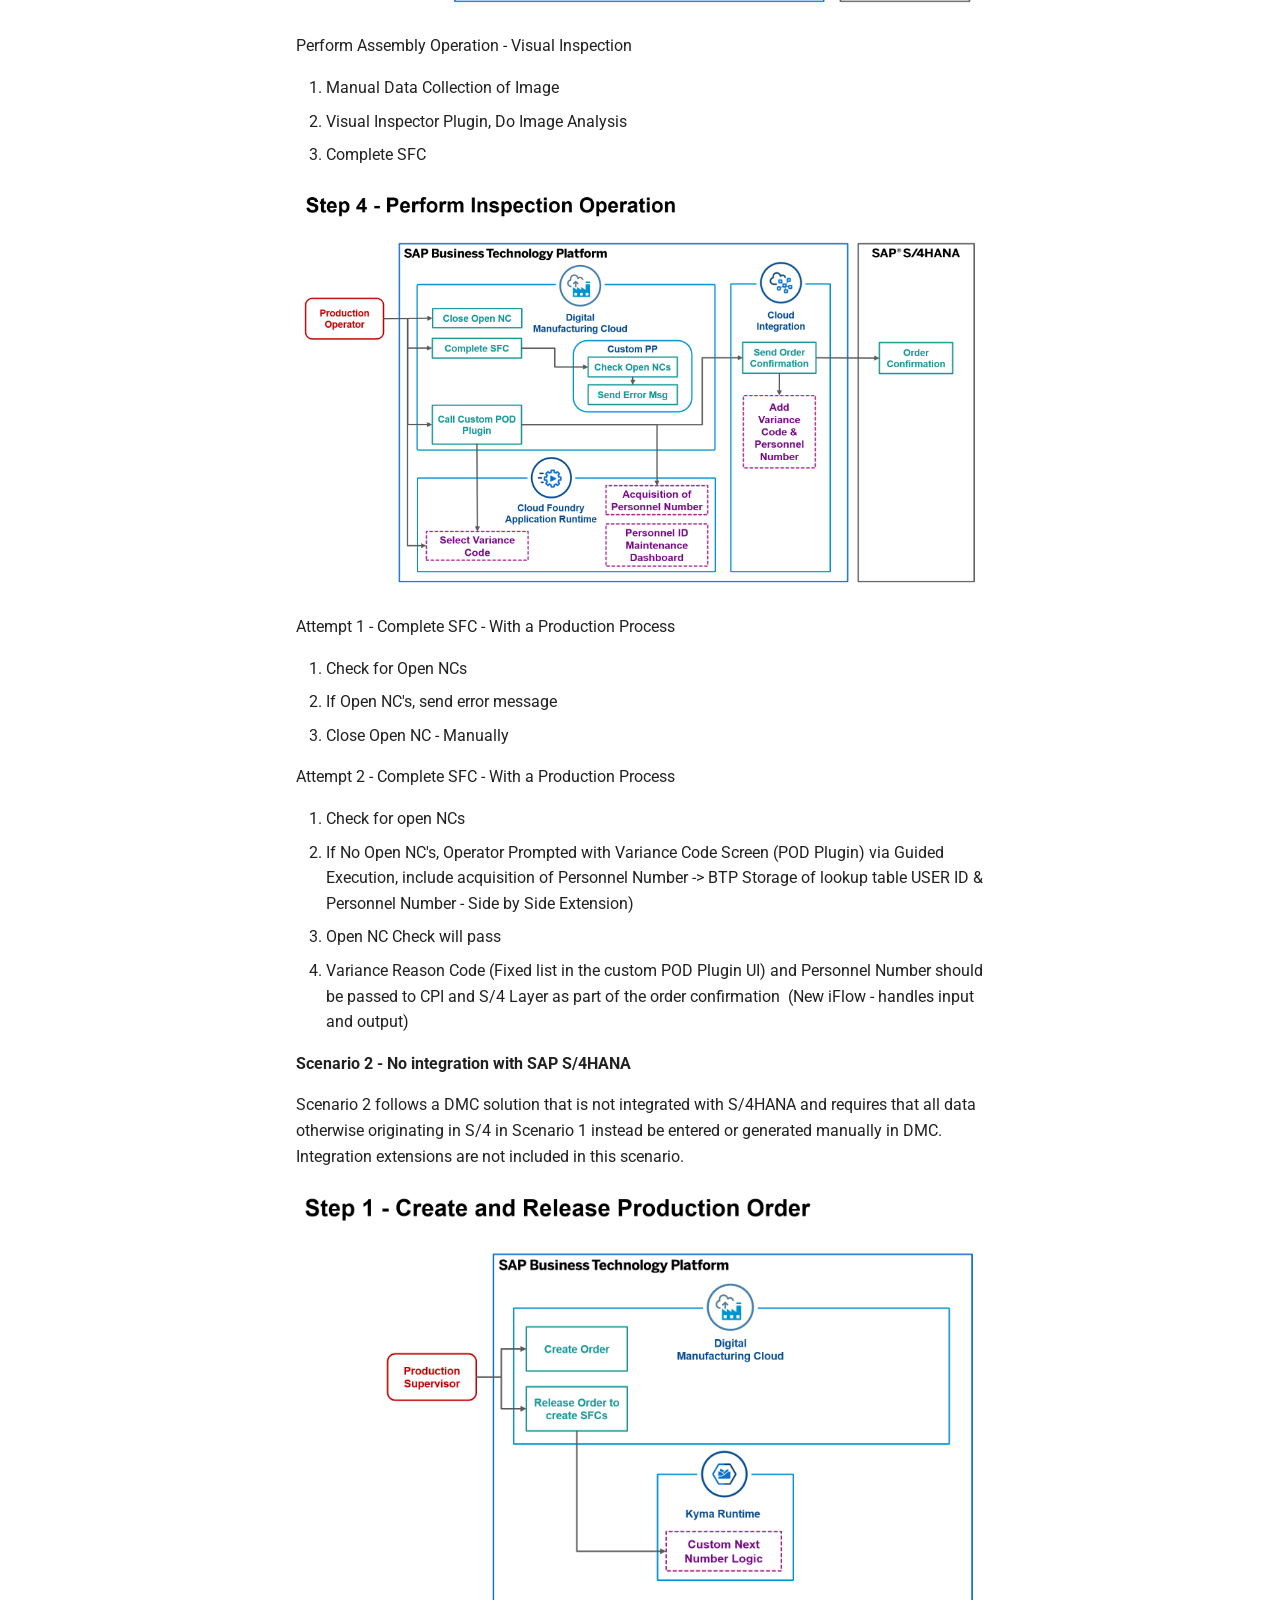
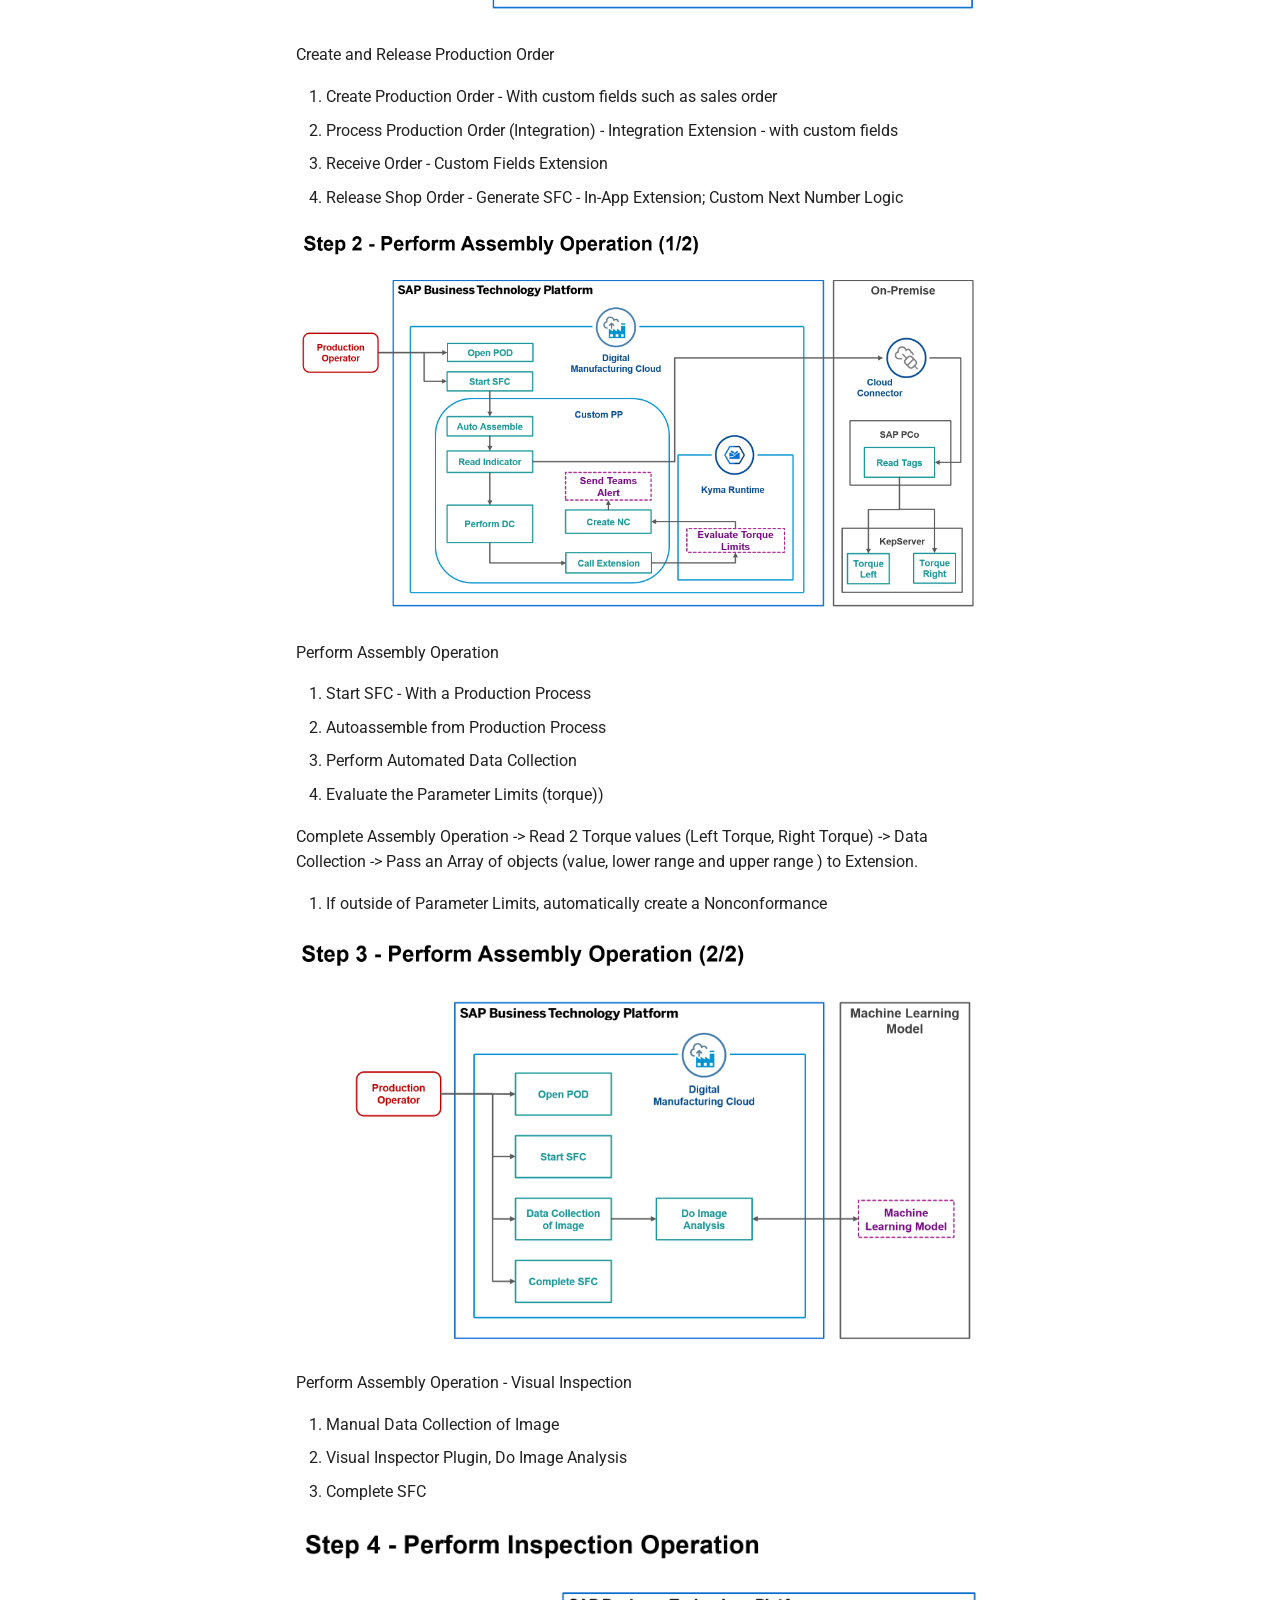
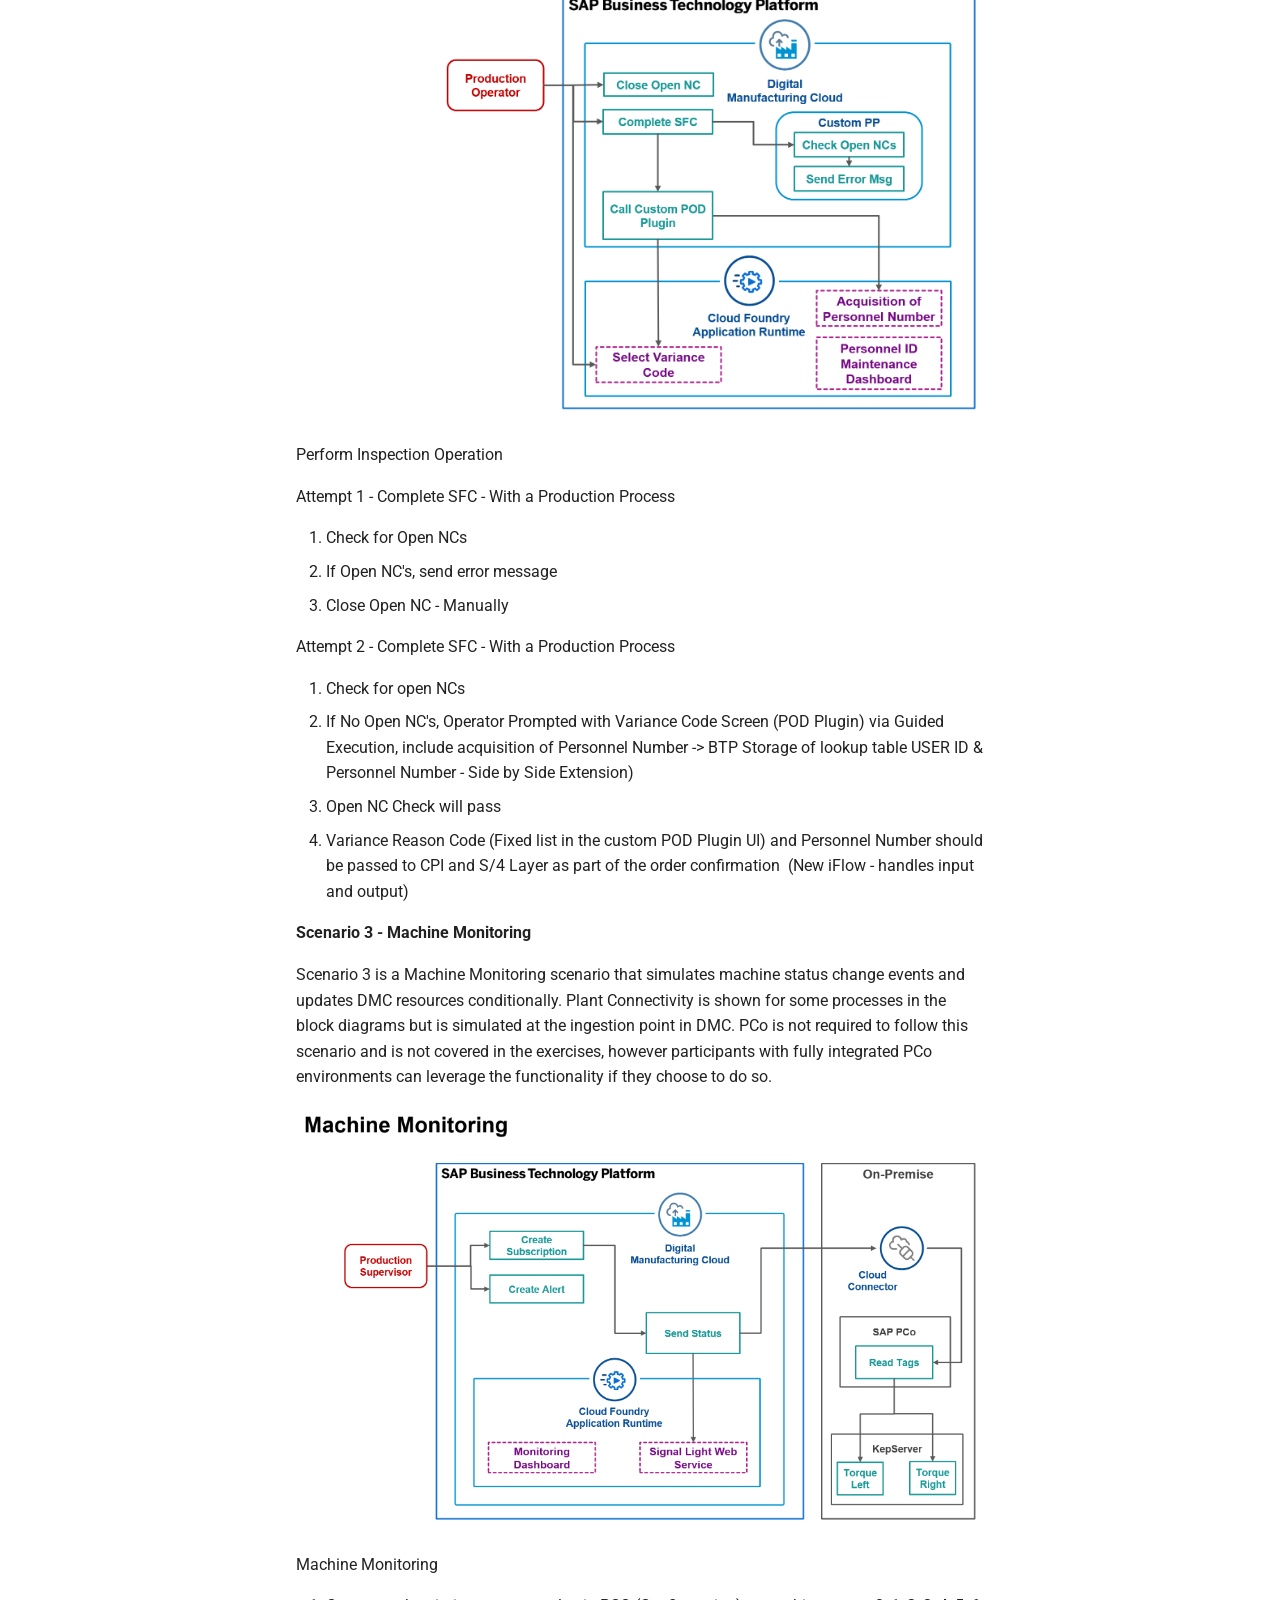
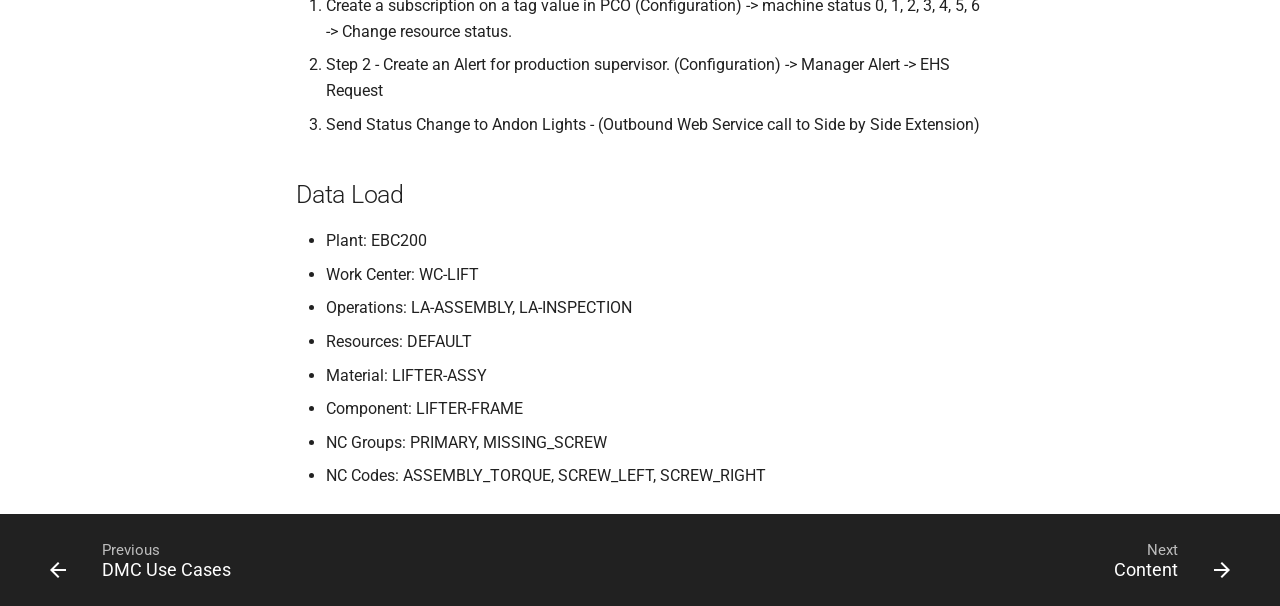
<file: BootcampUseCase.html>
<!doctype html>
<html lang="en" class="no-js">
  <head>
    
      <meta charset="utf-8">
      <meta name="viewport" content="width=device-width,initial-scale=1">
      <meta http-equiv="x-ua-compatible" content="ie=edge">
      
      
      
      
        <meta name="lang:clipboard.copy" content="Copy to clipboard">
      
        <meta name="lang:clipboard.copied" content="Copied to clipboard">
      
        <meta name="lang:search.language" content="en">
      
        <meta name="lang:search.pipeline.stopwords" content="True">
      
        <meta name="lang:search.pipeline.trimmer" content="True">
      
        <meta name="lang:search.result.none" content="No matching documents">
      
        <meta name="lang:search.result.one" content="1 matching document">
      
        <meta name="lang:search.result.other" content="# matching documents">
      
        <meta name="lang:search.tokenizer" content="[\s\-]+">
      
      <link rel="shortcut icon" href="assets/favicon.png">
      <meta name="generator" content="mkdocs-1.2.1, mkdocs-material-4.6.3">
    
    
      
        <title>Bootcamp Scenario - DMC Extensibility Bootcamp</title>
      
    
    
      <link rel="stylesheet" href="assets/stylesheets/application.adb8469c.css">
      
        <link rel="stylesheet" href="assets/stylesheets/application-palette.a8b3c06d.css">
      
      
        
        
        <meta name="theme-color" content="">
      
    
    
      <script src="assets/javascripts/modernizr.eca31fed.js"></script>
    
    
      
        <link href="https://fonts.gstatic.com" rel="preconnect" crossorigin>
        <link rel="stylesheet" href="https://fonts.googleapis.com/css?family=Roboto:300,400,400i,700%7CRoboto+Mono&display=fallback">
        <style>body,input{font-family:"Roboto","Helvetica Neue",Helvetica,Arial,sans-serif}code,kbd,pre{font-family:"Roboto Mono","Courier New",Courier,monospace}</style>
      
    
    <link rel="stylesheet" href="assets/fonts/material-icons.css">
    
    
      <link rel="stylesheet" href="theme/stylesheets/extra.css">
    
    
      
    
    
  </head>
  
    
    
    <body dir="ltr" data-md-color-primary="black" data-md-color-accent="blue">
  
    <svg class="md-svg">
      <defs>
        
        
          <svg xmlns="http://www.w3.org/2000/svg" width="416" height="448" viewBox="0 0 416 448" id="__github"><path fill="currentColor" d="M160 304q0 10-3.125 20.5t-10.75 19T128 352t-18.125-8.5-10.75-19T96 304t3.125-20.5 10.75-19T128 256t18.125 8.5 10.75 19T160 304zm160 0q0 10-3.125 20.5t-10.75 19T288 352t-18.125-8.5-10.75-19T256 304t3.125-20.5 10.75-19T288 256t18.125 8.5 10.75 19T320 304zm40 0q0-30-17.25-51T296 232q-10.25 0-48.75 5.25Q229.5 240 208 240t-39.25-2.75Q130.75 232 120 232q-29.5 0-46.75 21T56 304q0 22 8 38.375t20.25 25.75 30.5 15 35 7.375 37.25 1.75h42q20.5 0 37.25-1.75t35-7.375 30.5-15 20.25-25.75T360 304zm56-44q0 51.75-15.25 82.75-9.5 19.25-26.375 33.25t-35.25 21.5-42.5 11.875-42.875 5.5T212 416q-19.5 0-35.5-.75t-36.875-3.125-38.125-7.5-34.25-12.875T37 371.5t-21.5-28.75Q0 312 0 260q0-59.25 34-99-6.75-20.5-6.75-42.5 0-29 12.75-54.5 27 0 47.5 9.875t47.25 30.875Q171.5 96 212 96q37 0 70 8 26.25-20.5 46.75-30.25T376 64q12.75 25.5 12.75 54.5 0 21.75-6.75 42 34 40 34 99.5z"/></svg>
        
      </defs>
    </svg>
    <input class="md-toggle" data-md-toggle="drawer" type="checkbox" id="__drawer" autocomplete="off">
    <input class="md-toggle" data-md-toggle="search" type="checkbox" id="__search" autocomplete="off">
    <label class="md-overlay" data-md-component="overlay" for="__drawer"></label>
    
      <a href="#business-case" tabindex="0" class="md-skip">
        Skip to content
      </a>
    
    
      <header class="md-header" data-md-component="header">
  <nav class="md-header-nav md-grid">
    <div class="md-flex">
      <div class="md-flex__cell md-flex__cell--shrink">
        <a href="." title="DMC Extensibility Bootcamp" aria-label="DMC Extensibility Bootcamp" class="md-header-nav__button md-logo">
          
            <img alt="logo" src="assets/logo_sap.jpeg" width="24" height="24">
          
        </a>
      </div>
      <div class="md-flex__cell md-flex__cell--shrink">
        <label class="md-icon md-icon--menu md-header-nav__button" for="__drawer"></label>
      </div>
      <div class="md-flex__cell md-flex__cell--stretch">
        <div class="md-flex__ellipsis md-header-nav__title" data-md-component="title">
          
            <span class="md-header-nav__topic">
              DMC Extensibility Bootcamp
            </span>
            <span class="md-header-nav__topic">
              
                Bootcamp Scenario
              
            </span>
          
        </div>
      </div>
      <div class="md-flex__cell md-flex__cell--shrink">
        
          <label class="md-icon md-icon--search md-header-nav__button" for="__search"></label>
          
<div class="md-search" data-md-component="search" role="dialog">
  <label class="md-search__overlay" for="__search"></label>
  <div class="md-search__inner" role="search">
    <form class="md-search__form" name="search">
      <input type="text" class="md-search__input" aria-label="search" name="query" placeholder="Search" autocapitalize="off" autocorrect="off" autocomplete="off" spellcheck="false" data-md-component="query" data-md-state="active">
      <label class="md-icon md-search__icon" for="__search"></label>
      <button type="reset" class="md-icon md-search__icon" data-md-component="reset" tabindex="-1">
        &#xE5CD;
      </button>
    </form>
    <div class="md-search__output">
      <div class="md-search__scrollwrap" data-md-scrollfix>
        <div class="md-search-result" data-md-component="result">
          <div class="md-search-result__meta">
            Type to start searching
          </div>
          <ol class="md-search-result__list"></ol>
        </div>
      </div>
    </div>
  </div>
</div>
        
      </div>
      
        <div class="md-flex__cell md-flex__cell--shrink">
          <div class="md-header-nav__source">
            


  

<a href="https://github.com/SAP-samples/digital-manufacturing-extension-samples/" title="Go to repository" class="md-source" data-md-source="github">
  
    <div class="md-source__icon">
      <svg viewBox="0 0 24 24" width="24" height="24">
        <use xlink:href="#__github" width="24" height="24"></use>
      </svg>
    </div>
  
  <div class="md-source__repository">
    GitHub
  </div>
</a>
          </div>
        </div>
      
    </div>
  </nav>
</header>
    
    <div class="md-container">
      
        
      
      
        

  

<nav class="md-tabs md-tabs--active" data-md-component="tabs">
  <div class="md-tabs__inner md-grid">
    <ul class="md-tabs__list">
      
        
  
  
    <li class="md-tabs__item">
      
        <a href="index.html" class="md-tabs__link md-tabs__link--active">
          Unit 1
        </a>
      
    </li>
  

      
        
  
  
    <li class="md-tabs__item">
      
        <a href="Field%26IntegrationExtensions.html" class="md-tabs__link">
          Unit 2
        </a>
      
    </li>
  

      
        
  
  
    <li class="md-tabs__item">
      
        <a href="InAppExtensions.html" class="md-tabs__link">
          Unit 3
        </a>
      
    </li>
  

      
        
  
  
    <li class="md-tabs__item">
      
        <a href="Exercise1.1.html" class="md-tabs__link">
          Exercise 1
        </a>
      
    </li>
  

      
        
  
  
    <li class="md-tabs__item">
      
        <a href="FAQ.html" class="md-tabs__link">
          FAQ
        </a>
      
    </li>
  

      
        
  
  
    <li class="md-tabs__item">
      
        <a href="ParticipantGuide.html" class="md-tabs__link">
          Participant Guide
        </a>
      
    </li>
  

      
    </ul>
  </div>
</nav>
      
      <main class="md-main" role="main">
        <div class="md-main__inner md-grid" data-md-component="container">
          
            
              <div class="md-sidebar md-sidebar--primary" data-md-component="navigation">
                <div class="md-sidebar__scrollwrap">
                  <div class="md-sidebar__inner">
                    <nav class="md-nav md-nav--primary" data-md-level="0">
  <label class="md-nav__title md-nav__title--site" for="__drawer">
    <a href="." title="DMC Extensibility Bootcamp" class="md-nav__button md-logo">
      
        <img alt="logo" src="assets/logo_sap.jpeg" width="48" height="48">
      
    </a>
    DMC Extensibility Bootcamp
  </label>
  
    <div class="md-nav__source">
      


  

<a href="https://github.com/SAP-samples/digital-manufacturing-extension-samples/" title="Go to repository" class="md-source" data-md-source="github">
  
    <div class="md-source__icon">
      <svg viewBox="0 0 24 24" width="24" height="24">
        <use xlink:href="#__github" width="24" height="24"></use>
      </svg>
    </div>
  
  <div class="md-source__repository">
    GitHub
  </div>
</a>
    </div>
  
  <ul class="md-nav__list" data-md-scrollfix>
    
      
      
      

  


  <li class="md-nav__item md-nav__item--active md-nav__item--nested">
    
      <input class="md-toggle md-nav__toggle" data-md-toggle="nav-1" type="checkbox" id="nav-1" checked>
    
    <label class="md-nav__link" for="nav-1">
      Unit 1
    </label>
    <nav class="md-nav" data-md-component="collapsible" data-md-level="1">
      <label class="md-nav__title" for="nav-1">
        Unit 1
      </label>
      <ul class="md-nav__list" data-md-scrollfix>
        
        
          
          
          


  <li class="md-nav__item">
    <a href="index.html" title="Overview" class="md-nav__link">
      Overview
    </a>
  </li>

        
          
          
          


  <li class="md-nav__item">
    <a href="BTPExtensionSuite.html" title="BTP Extension Suite" class="md-nav__link">
      BTP Extension Suite
    </a>
  </li>

        
          
          
          


  <li class="md-nav__item">
    <a href="DMCUseCases.html" title="DMC Use Cases" class="md-nav__link">
      DMC Use Cases
    </a>
  </li>

        
          
          
          

  


  <li class="md-nav__item md-nav__item--active">
    
    <input class="md-toggle md-nav__toggle" data-md-toggle="toc" type="checkbox" id="__toc">
    
    
      <label class="md-nav__link md-nav__link--active" for="__toc">
        Bootcamp Scenario
      </label>
    
    <a href="BootcampUseCase.html" title="Bootcamp Scenario" class="md-nav__link md-nav__link--active">
      Bootcamp Scenario
    </a>
    
      
<nav class="md-nav md-nav--secondary">
  
  
  
    <label class="md-nav__title" for="__toc">Table of contents</label>
    <ul class="md-nav__list" data-md-scrollfix>
      
        <li class="md-nav__item">
  <a href="#business-case" class="md-nav__link">
    Business Case
  </a>
  
    <nav class="md-nav">
      <ul class="md-nav__list">
        
          <li class="md-nav__item">
  <a href="#identified-gaps" class="md-nav__link">
    Identified Gaps
  </a>
  
</li>
        
      </ul>
    </nav>
  
</li>
      
        <li class="md-nav__item">
  <a href="#scenarios" class="md-nav__link">
    Scenarios
  </a>
  
</li>
      
        <li class="md-nav__item">
  <a href="#data-load" class="md-nav__link">
    Data Load
  </a>
  
</li>
      
      
      
      
      
    </ul>
  
</nav>
    
  </li>

        
      </ul>
    </nav>
  </li>

    
      
      
      


  <li class="md-nav__item md-nav__item--nested">
    
      <input class="md-toggle md-nav__toggle" data-md-toggle="nav-2" type="checkbox" id="nav-2">
    
    <label class="md-nav__link" for="nav-2">
      Unit 2
    </label>
    <nav class="md-nav" data-md-component="collapsible" data-md-level="1">
      <label class="md-nav__title" for="nav-2">
        Unit 2
      </label>
      <ul class="md-nav__list" data-md-scrollfix>
        
        
          
          
          


  <li class="md-nav__item">
    <a href="Field%26IntegrationExtensions.html" title="Content" class="md-nav__link">
      Content
    </a>
  </li>

        
      </ul>
    </nav>
  </li>

    
      
      
      


  <li class="md-nav__item md-nav__item--nested">
    
      <input class="md-toggle md-nav__toggle" data-md-toggle="nav-3" type="checkbox" id="nav-3">
    
    <label class="md-nav__link" for="nav-3">
      Unit 3
    </label>
    <nav class="md-nav" data-md-component="collapsible" data-md-level="1">
      <label class="md-nav__title" for="nav-3">
        Unit 3
      </label>
      <ul class="md-nav__list" data-md-scrollfix>
        
        
          
          
          


  <li class="md-nav__item">
    <a href="InAppExtensions.html" title="Content" class="md-nav__link">
      Content
    </a>
  </li>

        
      </ul>
    </nav>
  </li>

    
      
      
      


  <li class="md-nav__item md-nav__item--nested">
    
      <input class="md-toggle md-nav__toggle" data-md-toggle="nav-4" type="checkbox" id="nav-4">
    
    <label class="md-nav__link" for="nav-4">
      Exercise 1
    </label>
    <nav class="md-nav" data-md-component="collapsible" data-md-level="1">
      <label class="md-nav__title" for="nav-4">
        Exercise 1
      </label>
      <ul class="md-nav__list" data-md-scrollfix>
        
        
          
          
          


  <li class="md-nav__item">
    <a href="Exercise1.1.html" title="Exercise 1.1" class="md-nav__link">
      Exercise 1.1
    </a>
  </li>

        
          
          
          


  <li class="md-nav__item">
    <a href="Exercise1.2.html" title="Exercise 1.2" class="md-nav__link">
      Exercise 1.2
    </a>
  </li>

        
      </ul>
    </nav>
  </li>

    
      
      
      


  <li class="md-nav__item md-nav__item--nested">
    
      <input class="md-toggle md-nav__toggle" data-md-toggle="nav-5" type="checkbox" id="nav-5">
    
    <label class="md-nav__link" for="nav-5">
      FAQ
    </label>
    <nav class="md-nav" data-md-component="collapsible" data-md-level="1">
      <label class="md-nav__title" for="nav-5">
        FAQ
      </label>
      <ul class="md-nav__list" data-md-scrollfix>
        
        
          
          
          


  <li class="md-nav__item">
    <a href="FAQ.html" title="Content" class="md-nav__link">
      Content
    </a>
  </li>

        
      </ul>
    </nav>
  </li>

    
      
      
      


  <li class="md-nav__item md-nav__item--nested">
    
      <input class="md-toggle md-nav__toggle" data-md-toggle="nav-6" type="checkbox" id="nav-6">
    
    <label class="md-nav__link" for="nav-6">
      Participant Guide
    </label>
    <nav class="md-nav" data-md-component="collapsible" data-md-level="1">
      <label class="md-nav__title" for="nav-6">
        Participant Guide
      </label>
      <ul class="md-nav__list" data-md-scrollfix>
        
        
          
          
          


  <li class="md-nav__item">
    <a href="ParticipantGuide.html" title="Content" class="md-nav__link">
      Content
    </a>
  </li>

        
      </ul>
    </nav>
  </li>

    
  </ul>
</nav>
                  </div>
                </div>
              </div>
            
            
              <div class="md-sidebar md-sidebar--secondary" data-md-component="toc">
                <div class="md-sidebar__scrollwrap">
                  <div class="md-sidebar__inner">
                    
<nav class="md-nav md-nav--secondary">
  
  
  
    <label class="md-nav__title" for="__toc">Table of contents</label>
    <ul class="md-nav__list" data-md-scrollfix>
      
        <li class="md-nav__item">
  <a href="#business-case" class="md-nav__link">
    Business Case
  </a>
  
    <nav class="md-nav">
      <ul class="md-nav__list">
        
          <li class="md-nav__item">
  <a href="#identified-gaps" class="md-nav__link">
    Identified Gaps
  </a>
  
</li>
        
      </ul>
    </nav>
  
</li>
      
        <li class="md-nav__item">
  <a href="#scenarios" class="md-nav__link">
    Scenarios
  </a>
  
</li>
      
        <li class="md-nav__item">
  <a href="#data-load" class="md-nav__link">
    Data Load
  </a>
  
</li>
      
      
      
      
      
    </ul>
  
</nav>
                  </div>
                </div>
              </div>
            
          
          <div class="md-content">
            <article class="md-content__inner md-typeset">
              
                
                  <a href="https://github.com/SAP-samples/digital-manufacturing-extension-samples/edit/master/docs/BootcampUseCase.md" title="Edit this page" class="md-icon md-content__icon">&#xE3C9;</a>
                
                
                  <h1>Bootcamp Scenario</h1>
                
                <h2 id="business-case">Business Case<a class="headerlink" href="#business-case" title="Permanent link">&para;</a></h2>
<ul>
<li>Lift truck manufacturer producing lifter assemblies.</li>
<li>Identified gaps in standard solution functionality to be addressed with DMC extensions.</li>
<li>Simple scenarios for an end-to-end subassembly manufacturing process that highlight different extensibility use cases.</li>
</ul>
<h3 id="identified-gaps">Identified Gaps<a class="headerlink" href="#identified-gaps" title="Permanent link">&para;</a></h3>
<ol>
<li>
<p>SFC numbering scheme must include the Sales Order number as a prefix for each SFC.  Custom Next Number logic is required.</p>
</li>
<li>
<p>The Production Order IDoc must be enhanced to include Sales Order number as a custom field.</p>
</li>
<li>
<p>Missing components detection via trained Machine Learning models to support Nonconformance logging during lifter assembly.</p>
</li>
<li>
<p>Recent torque values during assembly must be recorded and used to inform the Nonconformance process. If the last 3 torque values for a machine are out-of-spec, a Nonconformance must be logged automatically.</p>
</li>
<li>
<p>If the last 3 torque values for a machine are out-of-spec, an alert must be sent to a 3rd party system (MS Teams).</p>
</li>
<li>
<p>Operators must be able to identify and record the reason for the torque variance by selecting a Variance Code that will be recorded on the Production Order in S/4 upon order confirmation.</p>
</li>
<li>
<p>The personnel ID of the operator performing the torque inspection must be recorded on the Production Order in S/4 upon order confirmation.</p>
</li>
<li>
<p>Personnel IDs must be referenced and maintained external to DMC.</p>
</li>
<li>
<p>DMC resources must be conditionally disabled based on machine status tags on the machine controller.</p>
</li>
</ol>
<h2 id="scenarios">Scenarios<a class="headerlink" href="#scenarios" title="Permanent link">&para;</a></h2>
<p>Our business scenario follows a standard DMC production flow that has been enhanced at several points in the process with DMC extensions to address the above gaps.  The End-to-End scenario assumes a S/4HANA integrated landscape (Scenario 1), however standalone DMC environments can also be used to build and deploy the extensions in this bootcamp that do not rely on S/4 integration (Scenario 2) with some added manual steps.  Other than S/4 integration dependancies, Scenario 1 and 2 are identical.</p>
<p>A machine monitoring scenario separate from the production process is also covered (Scenario 3).</p>
<p>Scenario 1: DMC Production with S/4HANA integration
Scenario 2: Standalone DMC Production
Scenario 3: Machine Monitoring</p>
<p>To use an integrated S/4 environment, participants must either create associated master data in S/4HANA that matches the data provided for the bootcamp, or use their own master and transactional data.  The extensions covered in the business scenario can be applied to any similar, basic data set.</p>
<p><strong>End-to-End Scenario</strong></p>
<p>The End-to-End scenario assumes that DMC is integrated with S/4HANA (Scenario 1).  We will be executing a simple production order for a lifter assembly with only 2 operations - Assembly and Inspection.</p>
<p><img alt="" src="assets/indexScenarioE2E.png" /></p>
<ol>
<li>
<p>The process begins with the release of a Production Order in S/4 and standard IDoc integration to DMC through CPI.  The inbound Production Order message is enhanced during integration to include Sales Order information.</p>
</li>
<li>
<p>The Production Order is automatically released in DMC and SFCs are generated by custom Next Number logic that include the Sales Order prefix scheme.</p>
</li>
<li>
<p>The operator starts an SFC at the first routing operation - Assembly.</p>
</li>
<li>
<p>During assembly, torque data and assembly image data are captured.</p>
</li>
<li>
<p>The assembly is visually inspected using the captured image data and a pre-trained ML model to calculate the probability of incorrect assembly.</p>
</li>
<li>
<p>A Nonconformance may be logged by the operator based on the output of the model analysis.</p>
</li>
<li>
<p>The SFC is completed at the Assembly operation and started at the Inspection operation.</p>
</li>
<li>
<p>The operator initiates a torque evaluation to check for a recent trend of out-of-spec torque values.  If a series of 3 consecutive violations is discovered, the SFC is deemed nonconformant and the custom production process automatically creates an NC and sends an alert to an external system, MS Teams.</p>
</li>
<li>
<p>The operator closes all open NCs and completes the final operation by selecting a Variance Code and inputing Personnel ID.</p>
</li>
<li>
<p>The SFC is completed and a production confirmation message is generated for the order.  The supplied Variance Code and Personnel ID are added to the confirmation message.</p>
</li>
<li>
<p>The production confirmation is received to the production order in S/4HANA and the additional data is recorded.</p>
</li>
</ol>
<p>Scenario 3 is a Machine Monitoring process that simulates machine status and updates corresponding DMC work center resources to reflect down and up events. The basic process is as follows:</p>
<ol>
<li>
<p>Monitored machine controller status tag satisfies condition for an event change.</p>
</li>
<li>
<p>Corresponding DMC resource is disabled or enabled based on message type.</p>
</li>
<li>
<p>Monitoring dashboard andon light is updated to reflect new machine status.</p>
</li>
</ol>
<p><strong>Scenario 1 - Integrated with SAP S/4HANA</strong></p>
<p>Scenario 1 follows a DMC solution that is integrated with S/4HANA for master data (materials, BOMs, routings, work centers, etc.) and transactional data (sales &amp; production orders).  In Scenario 1, production orders will be created in S/4 and sent to DMC through standard integration IDocs.  The production order message will be enhanced through integration extensions to add the sales order data as required.  Plant Connectivity is shown for some processes in the block diagrams but is simulated at the ingestion point in DMC.  PCo is not required to follow this scenario and is not covered in the exercises, however participants with fully integrated PCo environments can leverage the functionality if they choose to do so.</p>
<p><img alt="" src="assets/indexScenario1Step1.png" />
Create and Release Production Order</p>
<ol>
<li>
<p>Create Production Order - With custom fields such as sales order</p>
</li>
<li>
<p>Process Production Order (Integration) - Integration Extension - with custom fields</p>
</li>
<li>
<p>Receive Order - Custom Fields Extension</p>
</li>
<li>
<p>Release Shop Order - Generate SFC - In-App Extension; Custom Next Number Logic</p>
</li>
</ol>
<p><img alt="" src="assets/indexScenario1Step3-1.png" /></p>
<p>Perform Assembly Operation</p>
<ol>
<li>
<p>Start SFC - With a Production Process</p>
</li>
<li>
<p>Autoassemble from Production Process</p>
</li>
<li>
<p>Perform Automated Data Collection</p>
</li>
<li>
<p>Evaluate the Parameter Limits (torque)</p>
</li>
</ol>
<p>Evaluate Torque -&gt; Read 2 Torque values (Left Torque, Right Torque) -&gt; Data Collection -&gt; Pass an Array of objects (value, lower range and upper range ) to Extension.</p>
<ol>
<li>If outside of Parameter Limits, automatically create a Nonconformance</li>
</ol>
<p><img alt="" src="assets/indexScenario1Step2.png" /></p>
<p>Perform Assembly Operation - Visual Inspection</p>
<ol>
<li>
<p>Manual Data Collection of Image</p>
</li>
<li>
<p>Visual Inspector Plugin, Do Image Analysis</p>
</li>
<li>
<p>Complete SFC</p>
</li>
</ol>
<p><img alt="" src="assets/indexScenario1Step3-2.png" /></p>
<p>Attempt 1 - Complete SFC - With a Production Process</p>
<ol>
<li>
<p>Check for Open NCs</p>
</li>
<li>
<p>If Open NC's, send error message</p>
</li>
<li>
<p>Close Open NC - Manually</p>
</li>
</ol>
<p>Attempt 2 - Complete SFC - With a Production Process</p>
<ol>
<li>
<p>Check for open NCs</p>
</li>
<li>
<p>If No Open NC's, Operator Prompted with Variance Code Screen (POD Plugin) via Guided Execution, include acquisition of Personnel Number -&gt; BTP Storage of lookup table USER ID &amp; Personnel Number - Side by Side Extension)</p>
</li>
<li>
<p>Open NC Check will pass </p>
</li>
<li>
<p>Variance Reason Code (Fixed list in the custom POD Plugin UI) and Personnel Number should be passed to CPI and S/4 Layer as part of the order confirmation  (New iFlow - handles input and output)</p>
</li>
</ol>
<p><strong>Scenario 2 - No integration with SAP S/4HANA</strong></p>
<p>Scenario 2 follows a DMC solution that is not integrated with S/4HANA and requires that all data otherwise originating in S/4 in Scenario 1 instead be entered or generated manually in DMC.  Integration extensions are not included in this scenario.</p>
<p><img alt="" src="assets/indexScenario2Step1.png" /></p>
<p>Create and Release Production Order</p>
<ol>
<li>
<p>Create Production Order - With custom fields such as sales order</p>
</li>
<li>
<p>Process Production Order (Integration) - Integration Extension - with custom fields</p>
</li>
<li>
<p>Receive Order - Custom Fields Extension</p>
</li>
<li>
<p>Release Shop Order - Generate SFC - In-App Extension; Custom Next Number Logic</p>
</li>
</ol>
<p><img alt="" src="assets/indexScenario1Step3-1.png" /></p>
<p>Perform Assembly Operation</p>
<ol>
<li>
<p>Start SFC - With a Production Process</p>
</li>
<li>
<p>Autoassemble from Production Process</p>
</li>
<li>
<p>Perform Automated Data Collection</p>
</li>
<li>
<p>Evaluate the Parameter Limits (torque))</p>
</li>
</ol>
<p>Complete Assembly Operation -&gt; Read 2 Torque values (Left Torque, Right Torque) -&gt; Data Collection -&gt; Pass an Array of objects (value, lower range and upper range ) to Extension.</p>
<ol>
<li>If outside of Parameter Limits, automatically create a Nonconformance</li>
</ol>
<p><img alt="" src="assets/indexScenario1Step2.png" /></p>
<p>Perform Assembly Operation - Visual Inspection</p>
<ol>
<li>
<p>Manual Data Collection of Image</p>
</li>
<li>
<p>Visual Inspector Plugin, Do Image Analysis</p>
</li>
<li>
<p>Complete SFC</p>
</li>
</ol>
<p><img alt="" src="assets/indexScenario2Step3-2.png" /></p>
<p>Perform Inspection Operation</p>
<p>Attempt 1 - Complete SFC - With a Production Process</p>
<ol>
<li>
<p>Check for Open NCs</p>
</li>
<li>
<p>If Open NC's, send error message</p>
</li>
<li>
<p>Close Open NC - Manually</p>
</li>
</ol>
<p>Attempt 2 - Complete SFC - With a Production Process</p>
<ol>
<li>
<p>Check for open NCs</p>
</li>
<li>
<p>If No Open NC's, Operator Prompted with Variance Code Screen (POD Plugin) via Guided Execution, include acquisition of Personnel Number -&gt; BTP Storage of lookup table USER ID &amp; Personnel Number - Side by Side Extension)</p>
</li>
<li>
<p>Open NC Check will pass </p>
</li>
<li>
<p>Variance Reason Code (Fixed list in the custom POD Plugin UI) and Personnel Number should be passed to CPI and S/4 Layer as part of the order confirmation  (New iFlow - handles input and output)</p>
</li>
</ol>
<p><strong>Scenario 3 - Machine Monitoring</strong></p>
<p>Scenario 3 is a Machine Monitoring scenario that simulates machine status change events and updates DMC resources conditionally.  Plant Connectivity is shown for some processes in the block diagrams but is simulated at the ingestion point in DMC.  PCo is not required to follow this scenario and is not covered in the exercises, however participants with fully integrated PCo environments can leverage the functionality if they choose to do so. </p>
<p><img alt="" src="assets/indexScenario3.png" /></p>
<p>Machine Monitoring</p>
<ol>
<li>Create a subscription on a tag value in PCO (Configuration) -&gt; machine status 0, 1, 2, 3, 4, 5, 6 -&gt; Change resource status.​</li>
<li>Step 2 - Create an Alert for production supervisor. (Configuration) -&gt; Manager Alert -&gt;  EHS Request​</li>
<li>Send Status Change to Andon Lights - (Outbound Web Service call to Side by Side Extension)</li>
</ol>
<h2 id="data-load">Data Load<a class="headerlink" href="#data-load" title="Permanent link">&para;</a></h2>
<ul>
<li>Plant: EBC200</li>
<li>Work Center: WC-LIFT</li>
<li>Operations: LA-ASSEMBLY, LA-INSPECTION</li>
<li>Resources: DEFAULT</li>
<li>Material: LIFTER-ASSY</li>
<li>Component: LIFTER-FRAME</li>
<li>NC Groups: PRIMARY, MISSING_SCREW</li>
<li>NC Codes: ASSEMBLY_TORQUE, SCREW_LEFT, SCREW_RIGHT</li>
</ul>
                
                  
                
                
              
              
                


              
            </article>
          </div>
        </div>
      </main>
      
        
<footer class="md-footer">
  
    <div class="md-footer-nav">
      <nav class="md-footer-nav__inner md-grid">
        
          <a href="DMCUseCases.html" title="DMC Use Cases" class="md-flex md-footer-nav__link md-footer-nav__link--prev" rel="prev">
            <div class="md-flex__cell md-flex__cell--shrink">
              <i class="md-icon md-icon--arrow-back md-footer-nav__button"></i>
            </div>
            <div class="md-flex__cell md-flex__cell--stretch md-footer-nav__title">
              <span class="md-flex__ellipsis">
                <span class="md-footer-nav__direction">
                  Previous
                </span>
                DMC Use Cases
              </span>
            </div>
          </a>
        
        
          <a href="Field%26IntegrationExtensions.html" title="Content" class="md-flex md-footer-nav__link md-footer-nav__link--next" rel="next">
            <div class="md-flex__cell md-flex__cell--stretch md-footer-nav__title">
              <span class="md-flex__ellipsis">
                <span class="md-footer-nav__direction">
                  Next
                </span>
                Content
              </span>
            </div>
            <div class="md-flex__cell md-flex__cell--shrink">
              <i class="md-icon md-icon--arrow-forward md-footer-nav__button"></i>
            </div>
          </a>
        
      </nav>
    </div>
  
  <div class="md-footer-meta md-typeset">
    <div class="md-footer-meta__inner md-grid">
      <div class="md-footer-copyright">
        
        powered by
        <a href="https://www.mkdocs.org" target="_blank" rel="noopener">MkDocs</a>
        and
        <a href="https://squidfunk.github.io/mkdocs-material/" target="_blank" rel="noopener">
          Material for MkDocs</a>
      </div>
      
    </div>
  </div>
</footer>
      
    </div>
    
      <script src="assets/javascripts/application.8f58b9eb.js"></script>
      
      <script>app.initialize({version:"1.2.1",url:{base:"."}})</script>
      
        <script src="search/main.js"></script>
      
    
  </body>
</html>
</file>
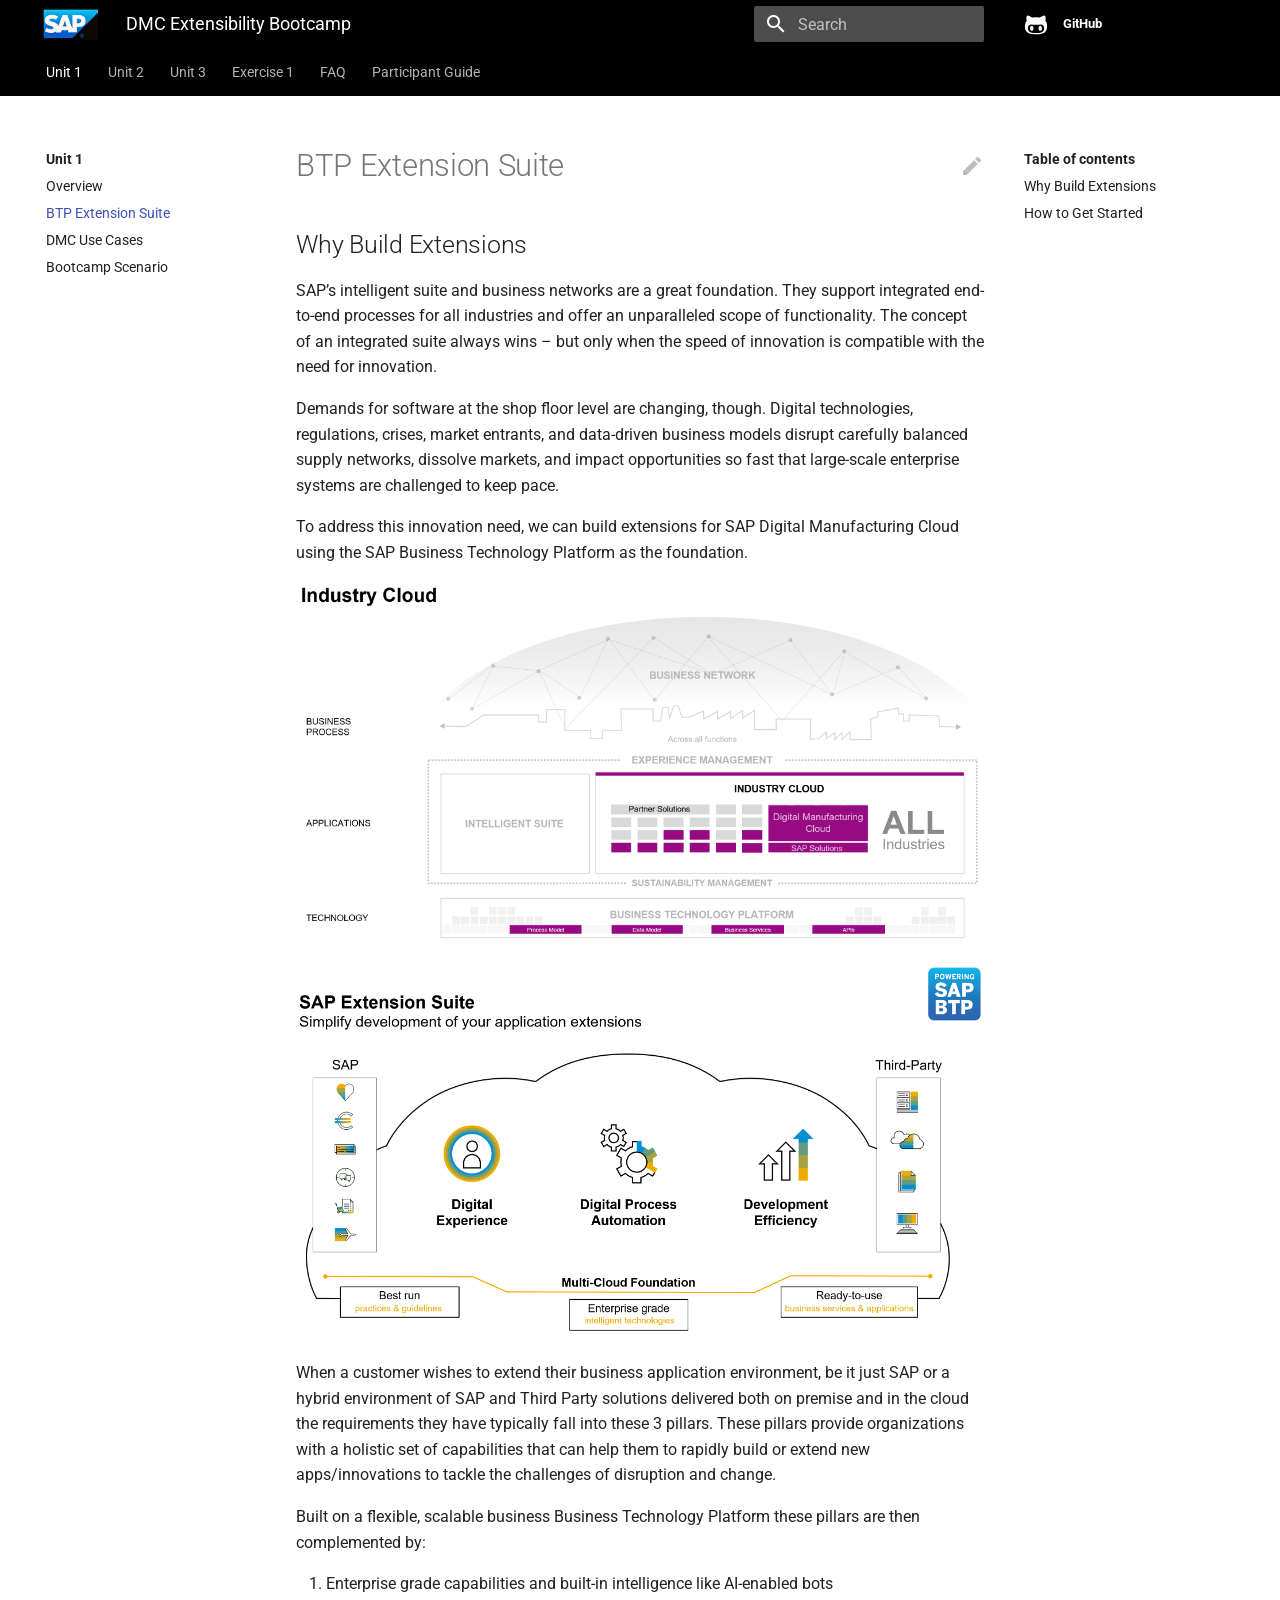
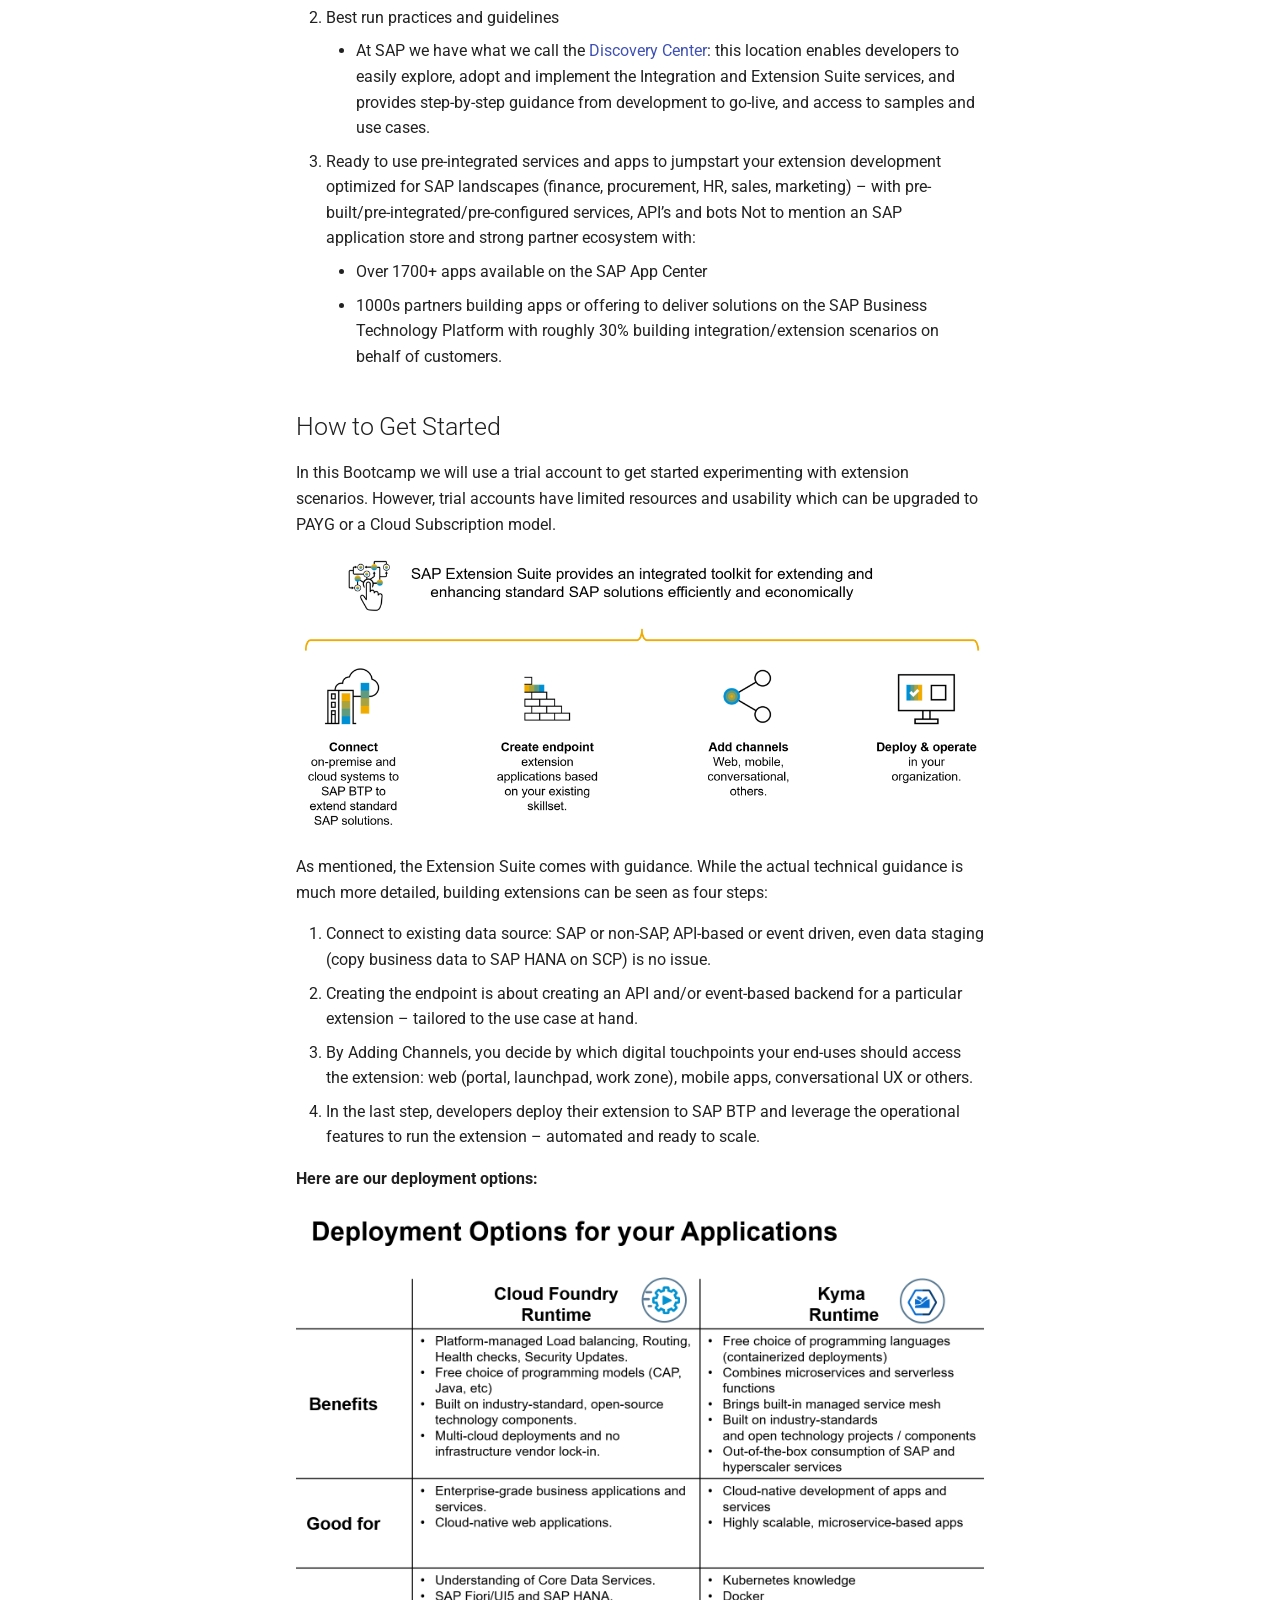
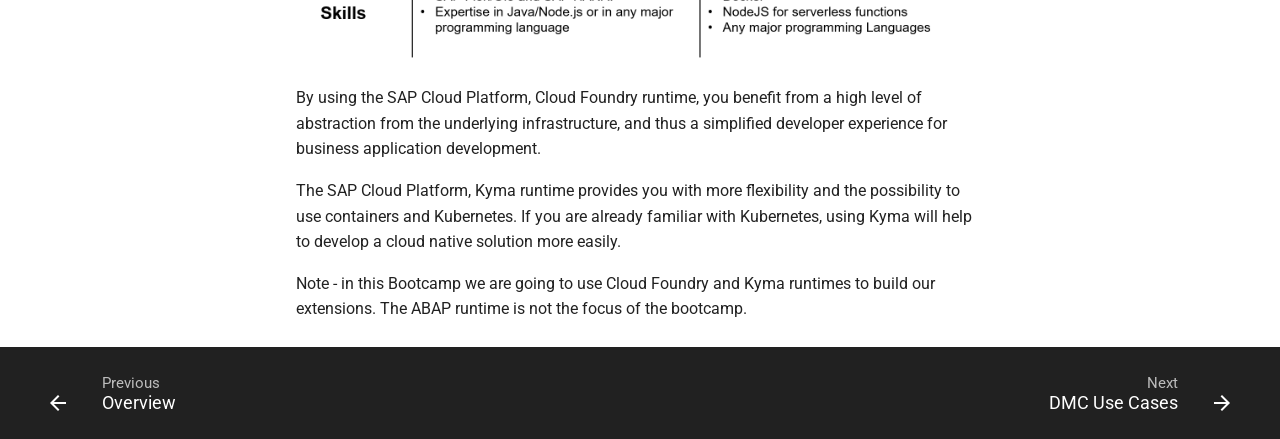
<file: BTPExtensionSuite.html>
<!doctype html>
<html lang="en" class="no-js">
  <head>
    
      <meta charset="utf-8">
      <meta name="viewport" content="width=device-width,initial-scale=1">
      <meta http-equiv="x-ua-compatible" content="ie=edge">
      
      
      
      
        <meta name="lang:clipboard.copy" content="Copy to clipboard">
      
        <meta name="lang:clipboard.copied" content="Copied to clipboard">
      
        <meta name="lang:search.language" content="en">
      
        <meta name="lang:search.pipeline.stopwords" content="True">
      
        <meta name="lang:search.pipeline.trimmer" content="True">
      
        <meta name="lang:search.result.none" content="No matching documents">
      
        <meta name="lang:search.result.one" content="1 matching document">
      
        <meta name="lang:search.result.other" content="# matching documents">
      
        <meta name="lang:search.tokenizer" content="[\s\-]+">
      
      <link rel="shortcut icon" href="assets/favicon.png">
      <meta name="generator" content="mkdocs-1.2.1, mkdocs-material-4.6.3">
    
    
      
        <title>BTP Extension Suite - DMC Extensibility Bootcamp</title>
      
    
    
      <link rel="stylesheet" href="assets/stylesheets/application.adb8469c.css">
      
        <link rel="stylesheet" href="assets/stylesheets/application-palette.a8b3c06d.css">
      
      
        
        
        <meta name="theme-color" content="">
      
    
    
      <script src="assets/javascripts/modernizr.eca31fed.js"></script>
    
    
      
        <link href="https://fonts.gstatic.com" rel="preconnect" crossorigin>
        <link rel="stylesheet" href="https://fonts.googleapis.com/css?family=Roboto:300,400,400i,700%7CRoboto+Mono&display=fallback">
        <style>body,input{font-family:"Roboto","Helvetica Neue",Helvetica,Arial,sans-serif}code,kbd,pre{font-family:"Roboto Mono","Courier New",Courier,monospace}</style>
      
    
    <link rel="stylesheet" href="assets/fonts/material-icons.css">
    
    
      <link rel="stylesheet" href="theme/stylesheets/extra.css">
    
    
      
    
    
  </head>
  
    
    
    <body dir="ltr" data-md-color-primary="black" data-md-color-accent="blue">
  
    <svg class="md-svg">
      <defs>
        
        
          <svg xmlns="http://www.w3.org/2000/svg" width="416" height="448" viewBox="0 0 416 448" id="__github"><path fill="currentColor" d="M160 304q0 10-3.125 20.5t-10.75 19T128 352t-18.125-8.5-10.75-19T96 304t3.125-20.5 10.75-19T128 256t18.125 8.5 10.75 19T160 304zm160 0q0 10-3.125 20.5t-10.75 19T288 352t-18.125-8.5-10.75-19T256 304t3.125-20.5 10.75-19T288 256t18.125 8.5 10.75 19T320 304zm40 0q0-30-17.25-51T296 232q-10.25 0-48.75 5.25Q229.5 240 208 240t-39.25-2.75Q130.75 232 120 232q-29.5 0-46.75 21T56 304q0 22 8 38.375t20.25 25.75 30.5 15 35 7.375 37.25 1.75h42q20.5 0 37.25-1.75t35-7.375 30.5-15 20.25-25.75T360 304zm56-44q0 51.75-15.25 82.75-9.5 19.25-26.375 33.25t-35.25 21.5-42.5 11.875-42.875 5.5T212 416q-19.5 0-35.5-.75t-36.875-3.125-38.125-7.5-34.25-12.875T37 371.5t-21.5-28.75Q0 312 0 260q0-59.25 34-99-6.75-20.5-6.75-42.5 0-29 12.75-54.5 27 0 47.5 9.875t47.25 30.875Q171.5 96 212 96q37 0 70 8 26.25-20.5 46.75-30.25T376 64q12.75 25.5 12.75 54.5 0 21.75-6.75 42 34 40 34 99.5z"/></svg>
        
      </defs>
    </svg>
    <input class="md-toggle" data-md-toggle="drawer" type="checkbox" id="__drawer" autocomplete="off">
    <input class="md-toggle" data-md-toggle="search" type="checkbox" id="__search" autocomplete="off">
    <label class="md-overlay" data-md-component="overlay" for="__drawer"></label>
    
      <a href="#why-build-extensions" tabindex="0" class="md-skip">
        Skip to content
      </a>
    
    
      <header class="md-header" data-md-component="header">
  <nav class="md-header-nav md-grid">
    <div class="md-flex">
      <div class="md-flex__cell md-flex__cell--shrink">
        <a href="." title="DMC Extensibility Bootcamp" aria-label="DMC Extensibility Bootcamp" class="md-header-nav__button md-logo">
          
            <img alt="logo" src="assets/logo_sap.jpeg" width="24" height="24">
          
        </a>
      </div>
      <div class="md-flex__cell md-flex__cell--shrink">
        <label class="md-icon md-icon--menu md-header-nav__button" for="__drawer"></label>
      </div>
      <div class="md-flex__cell md-flex__cell--stretch">
        <div class="md-flex__ellipsis md-header-nav__title" data-md-component="title">
          
            <span class="md-header-nav__topic">
              DMC Extensibility Bootcamp
            </span>
            <span class="md-header-nav__topic">
              
                BTP Extension Suite
              
            </span>
          
        </div>
      </div>
      <div class="md-flex__cell md-flex__cell--shrink">
        
          <label class="md-icon md-icon--search md-header-nav__button" for="__search"></label>
          
<div class="md-search" data-md-component="search" role="dialog">
  <label class="md-search__overlay" for="__search"></label>
  <div class="md-search__inner" role="search">
    <form class="md-search__form" name="search">
      <input type="text" class="md-search__input" aria-label="search" name="query" placeholder="Search" autocapitalize="off" autocorrect="off" autocomplete="off" spellcheck="false" data-md-component="query" data-md-state="active">
      <label class="md-icon md-search__icon" for="__search"></label>
      <button type="reset" class="md-icon md-search__icon" data-md-component="reset" tabindex="-1">
        &#xE5CD;
      </button>
    </form>
    <div class="md-search__output">
      <div class="md-search__scrollwrap" data-md-scrollfix>
        <div class="md-search-result" data-md-component="result">
          <div class="md-search-result__meta">
            Type to start searching
          </div>
          <ol class="md-search-result__list"></ol>
        </div>
      </div>
    </div>
  </div>
</div>
        
      </div>
      
        <div class="md-flex__cell md-flex__cell--shrink">
          <div class="md-header-nav__source">
            


  

<a href="https://github.com/SAP-samples/digital-manufacturing-extension-samples/" title="Go to repository" class="md-source" data-md-source="github">
  
    <div class="md-source__icon">
      <svg viewBox="0 0 24 24" width="24" height="24">
        <use xlink:href="#__github" width="24" height="24"></use>
      </svg>
    </div>
  
  <div class="md-source__repository">
    GitHub
  </div>
</a>
          </div>
        </div>
      
    </div>
  </nav>
</header>
    
    <div class="md-container">
      
        
      
      
        

  

<nav class="md-tabs md-tabs--active" data-md-component="tabs">
  <div class="md-tabs__inner md-grid">
    <ul class="md-tabs__list">
      
        
  
  
    <li class="md-tabs__item">
      
        <a href="index.html" class="md-tabs__link md-tabs__link--active">
          Unit 1
        </a>
      
    </li>
  

      
        
  
  
    <li class="md-tabs__item">
      
        <a href="Field%26IntegrationExtensions.html" class="md-tabs__link">
          Unit 2
        </a>
      
    </li>
  

      
        
  
  
    <li class="md-tabs__item">
      
        <a href="InAppExtensions.html" class="md-tabs__link">
          Unit 3
        </a>
      
    </li>
  

      
        
  
  
    <li class="md-tabs__item">
      
        <a href="Exercise1.1.html" class="md-tabs__link">
          Exercise 1
        </a>
      
    </li>
  

      
        
  
  
    <li class="md-tabs__item">
      
        <a href="FAQ.html" class="md-tabs__link">
          FAQ
        </a>
      
    </li>
  

      
        
  
  
    <li class="md-tabs__item">
      
        <a href="ParticipantGuide.html" class="md-tabs__link">
          Participant Guide
        </a>
      
    </li>
  

      
    </ul>
  </div>
</nav>
      
      <main class="md-main" role="main">
        <div class="md-main__inner md-grid" data-md-component="container">
          
            
              <div class="md-sidebar md-sidebar--primary" data-md-component="navigation">
                <div class="md-sidebar__scrollwrap">
                  <div class="md-sidebar__inner">
                    <nav class="md-nav md-nav--primary" data-md-level="0">
  <label class="md-nav__title md-nav__title--site" for="__drawer">
    <a href="." title="DMC Extensibility Bootcamp" class="md-nav__button md-logo">
      
        <img alt="logo" src="assets/logo_sap.jpeg" width="48" height="48">
      
    </a>
    DMC Extensibility Bootcamp
  </label>
  
    <div class="md-nav__source">
      


  

<a href="https://github.com/SAP-samples/digital-manufacturing-extension-samples/" title="Go to repository" class="md-source" data-md-source="github">
  
    <div class="md-source__icon">
      <svg viewBox="0 0 24 24" width="24" height="24">
        <use xlink:href="#__github" width="24" height="24"></use>
      </svg>
    </div>
  
  <div class="md-source__repository">
    GitHub
  </div>
</a>
    </div>
  
  <ul class="md-nav__list" data-md-scrollfix>
    
      
      
      

  


  <li class="md-nav__item md-nav__item--active md-nav__item--nested">
    
      <input class="md-toggle md-nav__toggle" data-md-toggle="nav-1" type="checkbox" id="nav-1" checked>
    
    <label class="md-nav__link" for="nav-1">
      Unit 1
    </label>
    <nav class="md-nav" data-md-component="collapsible" data-md-level="1">
      <label class="md-nav__title" for="nav-1">
        Unit 1
      </label>
      <ul class="md-nav__list" data-md-scrollfix>
        
        
          
          
          


  <li class="md-nav__item">
    <a href="index.html" title="Overview" class="md-nav__link">
      Overview
    </a>
  </li>

        
          
          
          

  


  <li class="md-nav__item md-nav__item--active">
    
    <input class="md-toggle md-nav__toggle" data-md-toggle="toc" type="checkbox" id="__toc">
    
    
      <label class="md-nav__link md-nav__link--active" for="__toc">
        BTP Extension Suite
      </label>
    
    <a href="BTPExtensionSuite.html" title="BTP Extension Suite" class="md-nav__link md-nav__link--active">
      BTP Extension Suite
    </a>
    
      
<nav class="md-nav md-nav--secondary">
  
  
  
    <label class="md-nav__title" for="__toc">Table of contents</label>
    <ul class="md-nav__list" data-md-scrollfix>
      
        <li class="md-nav__item">
  <a href="#why-build-extensions" class="md-nav__link">
    Why Build Extensions
  </a>
  
</li>
      
        <li class="md-nav__item">
  <a href="#how-to-get-started" class="md-nav__link">
    How to Get Started
  </a>
  
</li>
      
      
      
      
      
    </ul>
  
</nav>
    
  </li>

        
          
          
          


  <li class="md-nav__item">
    <a href="DMCUseCases.html" title="DMC Use Cases" class="md-nav__link">
      DMC Use Cases
    </a>
  </li>

        
          
          
          


  <li class="md-nav__item">
    <a href="BootcampUseCase.html" title="Bootcamp Scenario" class="md-nav__link">
      Bootcamp Scenario
    </a>
  </li>

        
      </ul>
    </nav>
  </li>

    
      
      
      


  <li class="md-nav__item md-nav__item--nested">
    
      <input class="md-toggle md-nav__toggle" data-md-toggle="nav-2" type="checkbox" id="nav-2">
    
    <label class="md-nav__link" for="nav-2">
      Unit 2
    </label>
    <nav class="md-nav" data-md-component="collapsible" data-md-level="1">
      <label class="md-nav__title" for="nav-2">
        Unit 2
      </label>
      <ul class="md-nav__list" data-md-scrollfix>
        
        
          
          
          


  <li class="md-nav__item">
    <a href="Field%26IntegrationExtensions.html" title="Content" class="md-nav__link">
      Content
    </a>
  </li>

        
      </ul>
    </nav>
  </li>

    
      
      
      


  <li class="md-nav__item md-nav__item--nested">
    
      <input class="md-toggle md-nav__toggle" data-md-toggle="nav-3" type="checkbox" id="nav-3">
    
    <label class="md-nav__link" for="nav-3">
      Unit 3
    </label>
    <nav class="md-nav" data-md-component="collapsible" data-md-level="1">
      <label class="md-nav__title" for="nav-3">
        Unit 3
      </label>
      <ul class="md-nav__list" data-md-scrollfix>
        
        
          
          
          


  <li class="md-nav__item">
    <a href="InAppExtensions.html" title="Content" class="md-nav__link">
      Content
    </a>
  </li>

        
      </ul>
    </nav>
  </li>

    
      
      
      


  <li class="md-nav__item md-nav__item--nested">
    
      <input class="md-toggle md-nav__toggle" data-md-toggle="nav-4" type="checkbox" id="nav-4">
    
    <label class="md-nav__link" for="nav-4">
      Exercise 1
    </label>
    <nav class="md-nav" data-md-component="collapsible" data-md-level="1">
      <label class="md-nav__title" for="nav-4">
        Exercise 1
      </label>
      <ul class="md-nav__list" data-md-scrollfix>
        
        
          
          
          


  <li class="md-nav__item">
    <a href="Exercise1.1.html" title="Exercise 1.1" class="md-nav__link">
      Exercise 1.1
    </a>
  </li>

        
          
          
          


  <li class="md-nav__item">
    <a href="Exercise1.2.html" title="Exercise 1.2" class="md-nav__link">
      Exercise 1.2
    </a>
  </li>

        
      </ul>
    </nav>
  </li>

    
      
      
      


  <li class="md-nav__item md-nav__item--nested">
    
      <input class="md-toggle md-nav__toggle" data-md-toggle="nav-5" type="checkbox" id="nav-5">
    
    <label class="md-nav__link" for="nav-5">
      FAQ
    </label>
    <nav class="md-nav" data-md-component="collapsible" data-md-level="1">
      <label class="md-nav__title" for="nav-5">
        FAQ
      </label>
      <ul class="md-nav__list" data-md-scrollfix>
        
        
          
          
          


  <li class="md-nav__item">
    <a href="FAQ.html" title="Content" class="md-nav__link">
      Content
    </a>
  </li>

        
      </ul>
    </nav>
  </li>

    
      
      
      


  <li class="md-nav__item md-nav__item--nested">
    
      <input class="md-toggle md-nav__toggle" data-md-toggle="nav-6" type="checkbox" id="nav-6">
    
    <label class="md-nav__link" for="nav-6">
      Participant Guide
    </label>
    <nav class="md-nav" data-md-component="collapsible" data-md-level="1">
      <label class="md-nav__title" for="nav-6">
        Participant Guide
      </label>
      <ul class="md-nav__list" data-md-scrollfix>
        
        
          
          
          


  <li class="md-nav__item">
    <a href="ParticipantGuide.html" title="Content" class="md-nav__link">
      Content
    </a>
  </li>

        
      </ul>
    </nav>
  </li>

    
  </ul>
</nav>
                  </div>
                </div>
              </div>
            
            
              <div class="md-sidebar md-sidebar--secondary" data-md-component="toc">
                <div class="md-sidebar__scrollwrap">
                  <div class="md-sidebar__inner">
                    
<nav class="md-nav md-nav--secondary">
  
  
  
    <label class="md-nav__title" for="__toc">Table of contents</label>
    <ul class="md-nav__list" data-md-scrollfix>
      
        <li class="md-nav__item">
  <a href="#why-build-extensions" class="md-nav__link">
    Why Build Extensions
  </a>
  
</li>
      
        <li class="md-nav__item">
  <a href="#how-to-get-started" class="md-nav__link">
    How to Get Started
  </a>
  
</li>
      
      
      
      
      
    </ul>
  
</nav>
                  </div>
                </div>
              </div>
            
          
          <div class="md-content">
            <article class="md-content__inner md-typeset">
              
                
                  <a href="https://github.com/SAP-samples/digital-manufacturing-extension-samples/edit/master/docs/BTPExtensionSuite.md" title="Edit this page" class="md-icon md-content__icon">&#xE3C9;</a>
                
                
                  <h1>BTP Extension Suite</h1>
                
                <h2 id="why-build-extensions">Why Build Extensions<a class="headerlink" href="#why-build-extensions" title="Permanent link">&para;</a></h2>
<p>SAP’s intelligent suite and business networks are a great foundation. They support integrated end-to-end processes for all industries and offer an unparalleled scope of functionality. The concept of an integrated suite always wins – but only when the speed of innovation is compatible with the need for innovation.</p>
<p>Demands for software at the shop floor level are changing, though. Digital technologies, regulations, crises, market entrants, and data-driven business models disrupt carefully balanced supply networks, dissolve markets, and impact opportunities so fast that large-scale enterprise systems are challenged to keep pace.</p>
<p>To address this innovation need, we can build extensions for SAP Digital Manufacturing Cloud using the SAP Business Technology Platform as the foundation.</p>
<p><img alt="" src="assets/indexLectureSlide4.png" /></p>
<p><img alt="" src="assets/indexLectureSlide6.png" /></p>
<p>When a customer wishes to extend their business application environment, be it just SAP or a hybrid environment of SAP and Third Party solutions delivered both on premise and in the cloud the requirements they have typically fall into these 3 pillars. These pillars provide organizations with a holistic set of capabilities that can help them to rapidly build or extend new apps/innovations to tackle the challenges of disruption and change.</p>
<p>Built on a flexible, scalable business Business Technology Platform these pillars are then complemented by:</p>
<ol>
<li>Enterprise grade capabilities and built-in intelligence like AI-enabled bots</li>
<li>Best run practices and guidelines<ul>
<li>At SAP we have what we call the <a href="https://discovery-center.cloud.sap/">Discovery Center</a>: this location enables developers to easily explore, adopt and implement the Integration and Extension Suite services, and provides step-by-step guidance from development to go-live, and access to samples and use cases.</li>
</ul>
</li>
<li>Ready to use pre-integrated services and apps to jumpstart your extension development optimized for SAP landscapes (finance, procurement, HR, sales, marketing) – with pre-built/pre-integrated/pre-configured services, API’s and bots  Not to mention an SAP application store and strong partner ecosystem with:<ul>
<li>Over 1700+ apps available on the SAP App Center</li>
<li>1000s partners building apps or offering to deliver solutions on the SAP Business Technology Platform with roughly 30% building integration/extension scenarios on behalf of customers.</li>
</ul>
</li>
</ol>
<h2 id="how-to-get-started">How to Get Started<a class="headerlink" href="#how-to-get-started" title="Permanent link">&para;</a></h2>
<p>In this Bootcamp we will use a trial account to get started experimenting with extension scenarios. However, trial accounts have limited resources and usability which can be upgraded to PAYG or a Cloud Subscription model.</p>
<p><img alt="" src="assets/indexLectureSlide11.png" /></p>
<p>As mentioned, the Extension Suite comes with guidance. While the actual technical guidance is much more detailed, building extensions can be seen as four steps:</p>
<ol>
<li>Connect to existing data source: SAP or non-SAP, API-based or event driven, even data staging (copy business data to SAP HANA on SCP) is no issue.</li>
<li>Creating the endpoint is about creating an API and/or event-based backend for a particular extension – tailored to the use case at hand.</li>
<li>By Adding Channels, you decide by which digital touchpoints your end-uses should  access the extension: web (portal, launchpad, work zone), mobile apps, conversational UX or others.</li>
<li>In the last step, developers deploy their extension to SAP BTP and leverage the operational features to run the extension – automated and ready to scale.</li>
</ol>
<p><strong>Here are our deployment options:</strong></p>
<p><img alt="" src="assets/indexLectureSlide16.png" /></p>
<p>By using the SAP Cloud Platform, Cloud Foundry runtime, you benefit from a high level of abstraction from the underlying infrastructure, and thus a simplified developer experience for business application development.</p>
<p>The SAP Cloud Platform, Kyma runtime provides you with more flexibility and the possibility to use containers and Kubernetes. If you are already familiar with Kubernetes, using Kyma will help to develop a cloud native solution more easily.</p>
<p>Note - in this Bootcamp we are going to use Cloud Foundry and Kyma runtimes to build our extensions.  The ABAP runtime is not the focus of the bootcamp.</p>
                
                  
                
                
              
              
                


              
            </article>
          </div>
        </div>
      </main>
      
        
<footer class="md-footer">
  
    <div class="md-footer-nav">
      <nav class="md-footer-nav__inner md-grid">
        
          <a href="index.html" title="Overview" class="md-flex md-footer-nav__link md-footer-nav__link--prev" rel="prev">
            <div class="md-flex__cell md-flex__cell--shrink">
              <i class="md-icon md-icon--arrow-back md-footer-nav__button"></i>
            </div>
            <div class="md-flex__cell md-flex__cell--stretch md-footer-nav__title">
              <span class="md-flex__ellipsis">
                <span class="md-footer-nav__direction">
                  Previous
                </span>
                Overview
              </span>
            </div>
          </a>
        
        
          <a href="DMCUseCases.html" title="DMC Use Cases" class="md-flex md-footer-nav__link md-footer-nav__link--next" rel="next">
            <div class="md-flex__cell md-flex__cell--stretch md-footer-nav__title">
              <span class="md-flex__ellipsis">
                <span class="md-footer-nav__direction">
                  Next
                </span>
                DMC Use Cases
              </span>
            </div>
            <div class="md-flex__cell md-flex__cell--shrink">
              <i class="md-icon md-icon--arrow-forward md-footer-nav__button"></i>
            </div>
          </a>
        
      </nav>
    </div>
  
  <div class="md-footer-meta md-typeset">
    <div class="md-footer-meta__inner md-grid">
      <div class="md-footer-copyright">
        
        powered by
        <a href="https://www.mkdocs.org" target="_blank" rel="noopener">MkDocs</a>
        and
        <a href="https://squidfunk.github.io/mkdocs-material/" target="_blank" rel="noopener">
          Material for MkDocs</a>
      </div>
      
    </div>
  </div>
</footer>
      
    </div>
    
      <script src="assets/javascripts/application.8f58b9eb.js"></script>
      
      <script>app.initialize({version:"1.2.1",url:{base:"."}})</script>
      
        <script src="search/main.js"></script>
      
    
  </body>
</html>
</file>
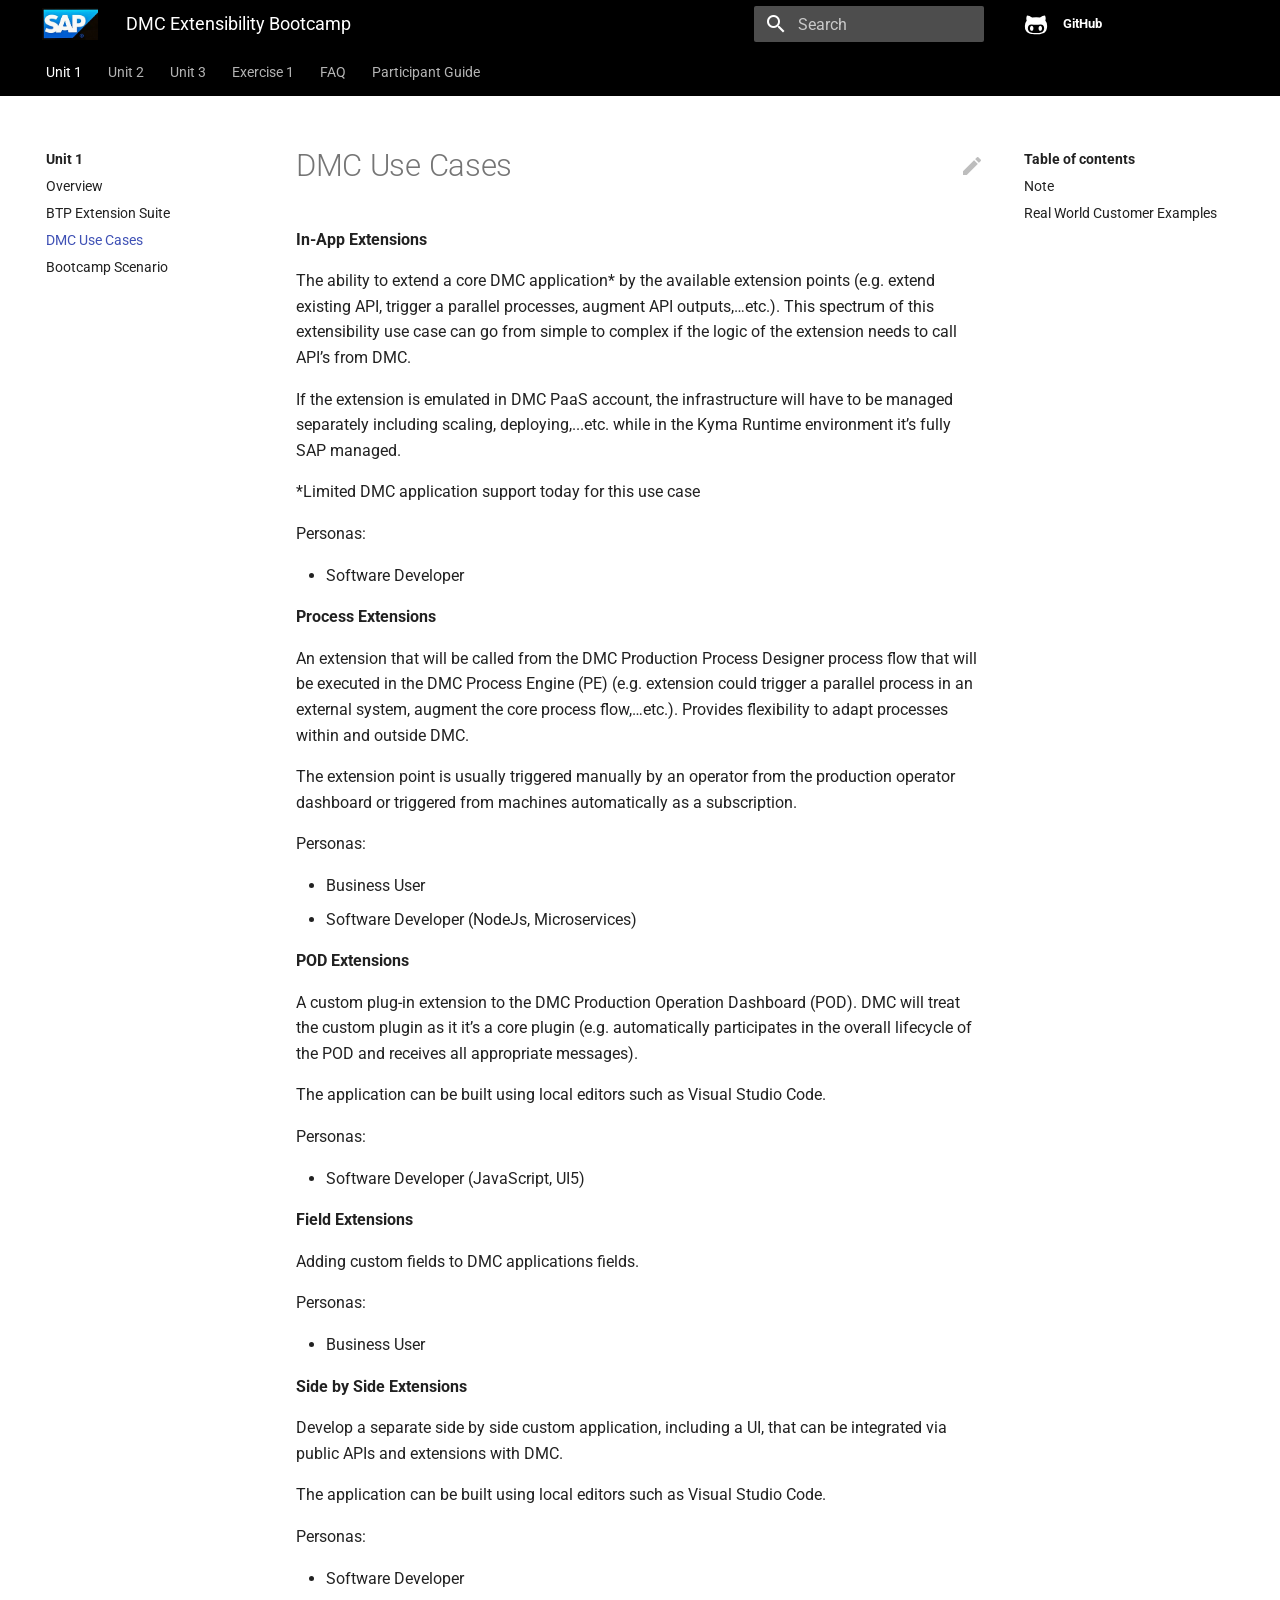
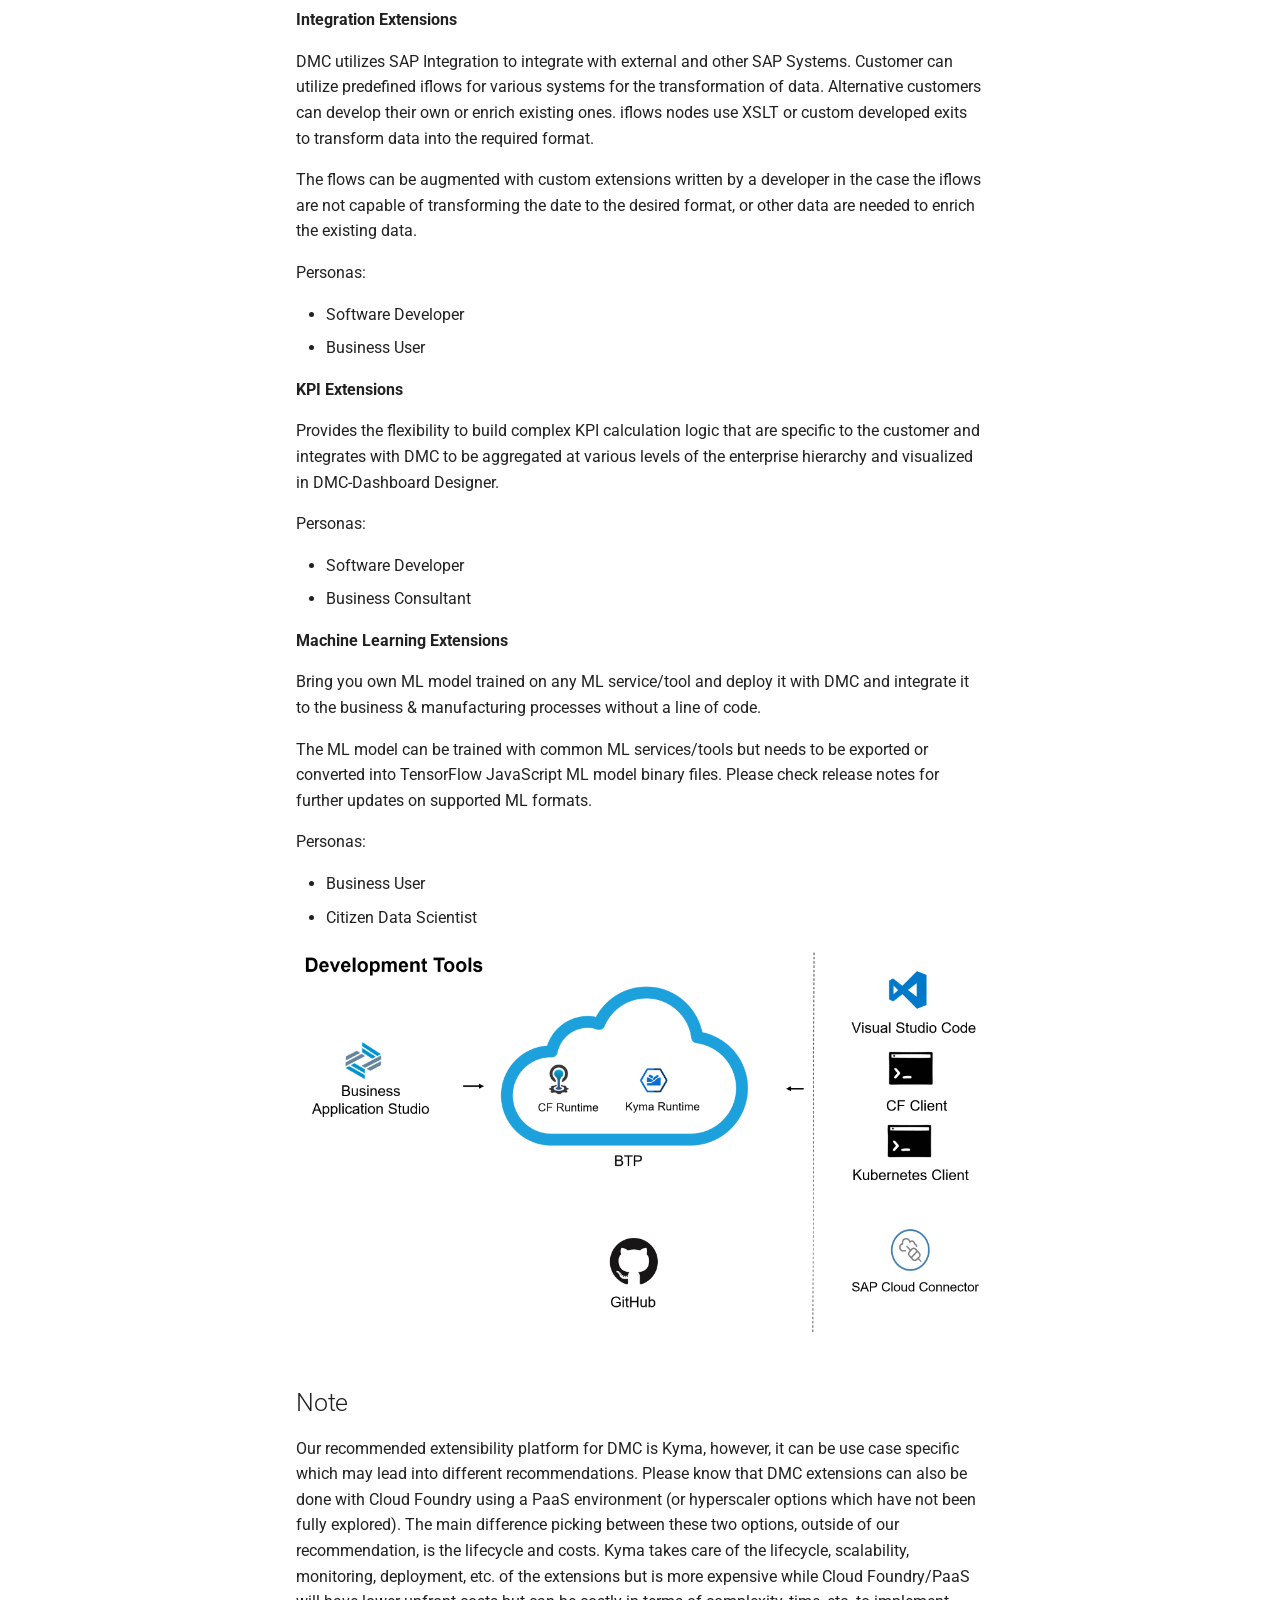
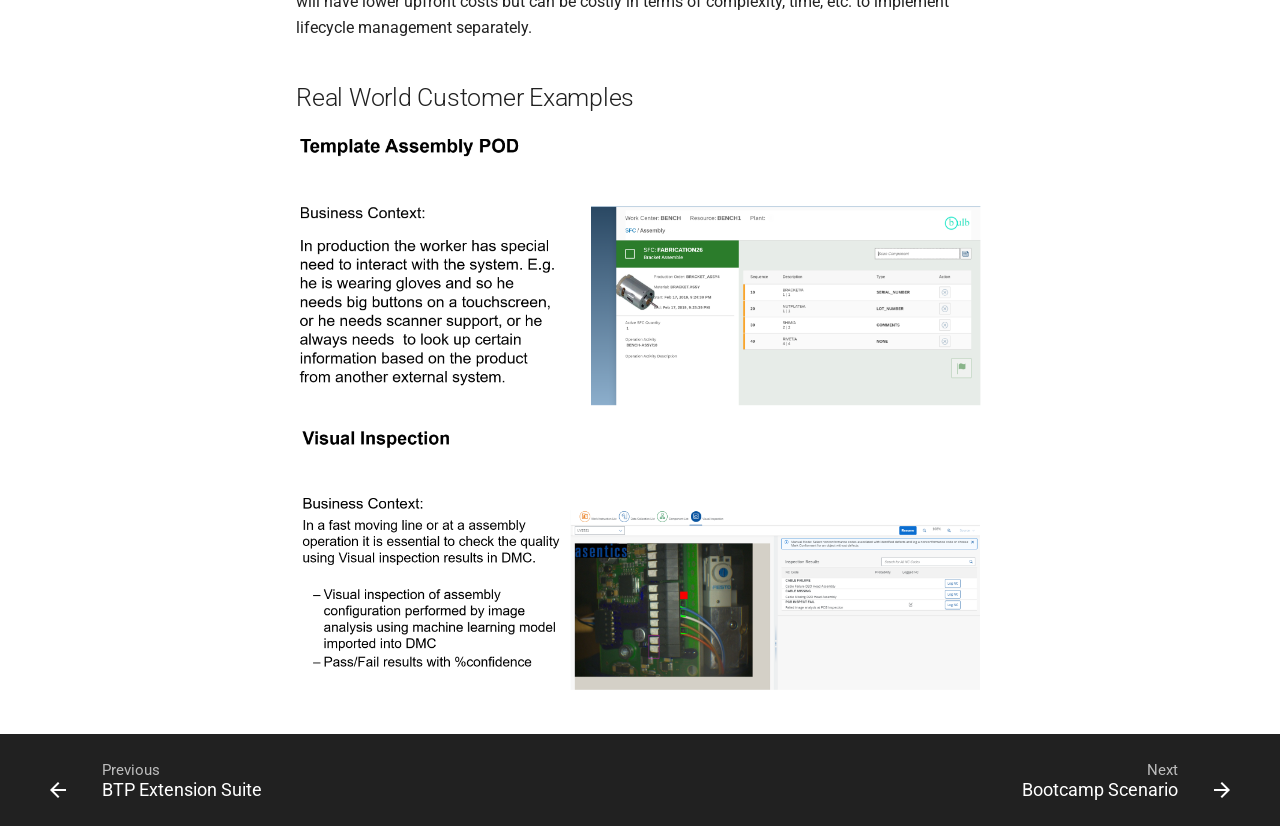
<file: DMCUseCases.html>
<!doctype html>
<html lang="en" class="no-js">
  <head>
    
      <meta charset="utf-8">
      <meta name="viewport" content="width=device-width,initial-scale=1">
      <meta http-equiv="x-ua-compatible" content="ie=edge">
      
      
      
      
        <meta name="lang:clipboard.copy" content="Copy to clipboard">
      
        <meta name="lang:clipboard.copied" content="Copied to clipboard">
      
        <meta name="lang:search.language" content="en">
      
        <meta name="lang:search.pipeline.stopwords" content="True">
      
        <meta name="lang:search.pipeline.trimmer" content="True">
      
        <meta name="lang:search.result.none" content="No matching documents">
      
        <meta name="lang:search.result.one" content="1 matching document">
      
        <meta name="lang:search.result.other" content="# matching documents">
      
        <meta name="lang:search.tokenizer" content="[\s\-]+">
      
      <link rel="shortcut icon" href="assets/favicon.png">
      <meta name="generator" content="mkdocs-1.2.1, mkdocs-material-4.6.3">
    
    
      
        <title>DMC Use Cases - DMC Extensibility Bootcamp</title>
      
    
    
      <link rel="stylesheet" href="assets/stylesheets/application.adb8469c.css">
      
        <link rel="stylesheet" href="assets/stylesheets/application-palette.a8b3c06d.css">
      
      
        
        
        <meta name="theme-color" content="">
      
    
    
      <script src="assets/javascripts/modernizr.eca31fed.js"></script>
    
    
      
        <link href="https://fonts.gstatic.com" rel="preconnect" crossorigin>
        <link rel="stylesheet" href="https://fonts.googleapis.com/css?family=Roboto:300,400,400i,700%7CRoboto+Mono&display=fallback">
        <style>body,input{font-family:"Roboto","Helvetica Neue",Helvetica,Arial,sans-serif}code,kbd,pre{font-family:"Roboto Mono","Courier New",Courier,monospace}</style>
      
    
    <link rel="stylesheet" href="assets/fonts/material-icons.css">
    
    
      <link rel="stylesheet" href="theme/stylesheets/extra.css">
    
    
      
    
    
  </head>
  
    
    
    <body dir="ltr" data-md-color-primary="black" data-md-color-accent="blue">
  
    <svg class="md-svg">
      <defs>
        
        
          <svg xmlns="http://www.w3.org/2000/svg" width="416" height="448" viewBox="0 0 416 448" id="__github"><path fill="currentColor" d="M160 304q0 10-3.125 20.5t-10.75 19T128 352t-18.125-8.5-10.75-19T96 304t3.125-20.5 10.75-19T128 256t18.125 8.5 10.75 19T160 304zm160 0q0 10-3.125 20.5t-10.75 19T288 352t-18.125-8.5-10.75-19T256 304t3.125-20.5 10.75-19T288 256t18.125 8.5 10.75 19T320 304zm40 0q0-30-17.25-51T296 232q-10.25 0-48.75 5.25Q229.5 240 208 240t-39.25-2.75Q130.75 232 120 232q-29.5 0-46.75 21T56 304q0 22 8 38.375t20.25 25.75 30.5 15 35 7.375 37.25 1.75h42q20.5 0 37.25-1.75t35-7.375 30.5-15 20.25-25.75T360 304zm56-44q0 51.75-15.25 82.75-9.5 19.25-26.375 33.25t-35.25 21.5-42.5 11.875-42.875 5.5T212 416q-19.5 0-35.5-.75t-36.875-3.125-38.125-7.5-34.25-12.875T37 371.5t-21.5-28.75Q0 312 0 260q0-59.25 34-99-6.75-20.5-6.75-42.5 0-29 12.75-54.5 27 0 47.5 9.875t47.25 30.875Q171.5 96 212 96q37 0 70 8 26.25-20.5 46.75-30.25T376 64q12.75 25.5 12.75 54.5 0 21.75-6.75 42 34 40 34 99.5z"/></svg>
        
      </defs>
    </svg>
    <input class="md-toggle" data-md-toggle="drawer" type="checkbox" id="__drawer" autocomplete="off">
    <input class="md-toggle" data-md-toggle="search" type="checkbox" id="__search" autocomplete="off">
    <label class="md-overlay" data-md-component="overlay" for="__drawer"></label>
    
      <a href="#note" tabindex="0" class="md-skip">
        Skip to content
      </a>
    
    
      <header class="md-header" data-md-component="header">
  <nav class="md-header-nav md-grid">
    <div class="md-flex">
      <div class="md-flex__cell md-flex__cell--shrink">
        <a href="." title="DMC Extensibility Bootcamp" aria-label="DMC Extensibility Bootcamp" class="md-header-nav__button md-logo">
          
            <img alt="logo" src="assets/logo_sap.jpeg" width="24" height="24">
          
        </a>
      </div>
      <div class="md-flex__cell md-flex__cell--shrink">
        <label class="md-icon md-icon--menu md-header-nav__button" for="__drawer"></label>
      </div>
      <div class="md-flex__cell md-flex__cell--stretch">
        <div class="md-flex__ellipsis md-header-nav__title" data-md-component="title">
          
            <span class="md-header-nav__topic">
              DMC Extensibility Bootcamp
            </span>
            <span class="md-header-nav__topic">
              
                DMC Use Cases
              
            </span>
          
        </div>
      </div>
      <div class="md-flex__cell md-flex__cell--shrink">
        
          <label class="md-icon md-icon--search md-header-nav__button" for="__search"></label>
          
<div class="md-search" data-md-component="search" role="dialog">
  <label class="md-search__overlay" for="__search"></label>
  <div class="md-search__inner" role="search">
    <form class="md-search__form" name="search">
      <input type="text" class="md-search__input" aria-label="search" name="query" placeholder="Search" autocapitalize="off" autocorrect="off" autocomplete="off" spellcheck="false" data-md-component="query" data-md-state="active">
      <label class="md-icon md-search__icon" for="__search"></label>
      <button type="reset" class="md-icon md-search__icon" data-md-component="reset" tabindex="-1">
        &#xE5CD;
      </button>
    </form>
    <div class="md-search__output">
      <div class="md-search__scrollwrap" data-md-scrollfix>
        <div class="md-search-result" data-md-component="result">
          <div class="md-search-result__meta">
            Type to start searching
          </div>
          <ol class="md-search-result__list"></ol>
        </div>
      </div>
    </div>
  </div>
</div>
        
      </div>
      
        <div class="md-flex__cell md-flex__cell--shrink">
          <div class="md-header-nav__source">
            


  

<a href="https://github.com/SAP-samples/digital-manufacturing-extension-samples/" title="Go to repository" class="md-source" data-md-source="github">
  
    <div class="md-source__icon">
      <svg viewBox="0 0 24 24" width="24" height="24">
        <use xlink:href="#__github" width="24" height="24"></use>
      </svg>
    </div>
  
  <div class="md-source__repository">
    GitHub
  </div>
</a>
          </div>
        </div>
      
    </div>
  </nav>
</header>
    
    <div class="md-container">
      
        
      
      
        

  

<nav class="md-tabs md-tabs--active" data-md-component="tabs">
  <div class="md-tabs__inner md-grid">
    <ul class="md-tabs__list">
      
        
  
  
    <li class="md-tabs__item">
      
        <a href="index.html" class="md-tabs__link md-tabs__link--active">
          Unit 1
        </a>
      
    </li>
  

      
        
  
  
    <li class="md-tabs__item">
      
        <a href="Field%26IntegrationExtensions.html" class="md-tabs__link">
          Unit 2
        </a>
      
    </li>
  

      
        
  
  
    <li class="md-tabs__item">
      
        <a href="InAppExtensions.html" class="md-tabs__link">
          Unit 3
        </a>
      
    </li>
  

      
        
  
  
    <li class="md-tabs__item">
      
        <a href="Exercise1.1.html" class="md-tabs__link">
          Exercise 1
        </a>
      
    </li>
  

      
        
  
  
    <li class="md-tabs__item">
      
        <a href="FAQ.html" class="md-tabs__link">
          FAQ
        </a>
      
    </li>
  

      
        
  
  
    <li class="md-tabs__item">
      
        <a href="ParticipantGuide.html" class="md-tabs__link">
          Participant Guide
        </a>
      
    </li>
  

      
    </ul>
  </div>
</nav>
      
      <main class="md-main" role="main">
        <div class="md-main__inner md-grid" data-md-component="container">
          
            
              <div class="md-sidebar md-sidebar--primary" data-md-component="navigation">
                <div class="md-sidebar__scrollwrap">
                  <div class="md-sidebar__inner">
                    <nav class="md-nav md-nav--primary" data-md-level="0">
  <label class="md-nav__title md-nav__title--site" for="__drawer">
    <a href="." title="DMC Extensibility Bootcamp" class="md-nav__button md-logo">
      
        <img alt="logo" src="assets/logo_sap.jpeg" width="48" height="48">
      
    </a>
    DMC Extensibility Bootcamp
  </label>
  
    <div class="md-nav__source">
      


  

<a href="https://github.com/SAP-samples/digital-manufacturing-extension-samples/" title="Go to repository" class="md-source" data-md-source="github">
  
    <div class="md-source__icon">
      <svg viewBox="0 0 24 24" width="24" height="24">
        <use xlink:href="#__github" width="24" height="24"></use>
      </svg>
    </div>
  
  <div class="md-source__repository">
    GitHub
  </div>
</a>
    </div>
  
  <ul class="md-nav__list" data-md-scrollfix>
    
      
      
      

  


  <li class="md-nav__item md-nav__item--active md-nav__item--nested">
    
      <input class="md-toggle md-nav__toggle" data-md-toggle="nav-1" type="checkbox" id="nav-1" checked>
    
    <label class="md-nav__link" for="nav-1">
      Unit 1
    </label>
    <nav class="md-nav" data-md-component="collapsible" data-md-level="1">
      <label class="md-nav__title" for="nav-1">
        Unit 1
      </label>
      <ul class="md-nav__list" data-md-scrollfix>
        
        
          
          
          


  <li class="md-nav__item">
    <a href="index.html" title="Overview" class="md-nav__link">
      Overview
    </a>
  </li>

        
          
          
          


  <li class="md-nav__item">
    <a href="BTPExtensionSuite.html" title="BTP Extension Suite" class="md-nav__link">
      BTP Extension Suite
    </a>
  </li>

        
          
          
          

  


  <li class="md-nav__item md-nav__item--active">
    
    <input class="md-toggle md-nav__toggle" data-md-toggle="toc" type="checkbox" id="__toc">
    
    
      <label class="md-nav__link md-nav__link--active" for="__toc">
        DMC Use Cases
      </label>
    
    <a href="DMCUseCases.html" title="DMC Use Cases" class="md-nav__link md-nav__link--active">
      DMC Use Cases
    </a>
    
      
<nav class="md-nav md-nav--secondary">
  
  
  
    <label class="md-nav__title" for="__toc">Table of contents</label>
    <ul class="md-nav__list" data-md-scrollfix>
      
        <li class="md-nav__item">
  <a href="#note" class="md-nav__link">
    Note
  </a>
  
</li>
      
        <li class="md-nav__item">
  <a href="#real-world-customer-examples" class="md-nav__link">
    Real World Customer Examples
  </a>
  
</li>
      
      
      
      
      
    </ul>
  
</nav>
    
  </li>

        
          
          
          


  <li class="md-nav__item">
    <a href="BootcampUseCase.html" title="Bootcamp Scenario" class="md-nav__link">
      Bootcamp Scenario
    </a>
  </li>

        
      </ul>
    </nav>
  </li>

    
      
      
      


  <li class="md-nav__item md-nav__item--nested">
    
      <input class="md-toggle md-nav__toggle" data-md-toggle="nav-2" type="checkbox" id="nav-2">
    
    <label class="md-nav__link" for="nav-2">
      Unit 2
    </label>
    <nav class="md-nav" data-md-component="collapsible" data-md-level="1">
      <label class="md-nav__title" for="nav-2">
        Unit 2
      </label>
      <ul class="md-nav__list" data-md-scrollfix>
        
        
          
          
          


  <li class="md-nav__item">
    <a href="Field%26IntegrationExtensions.html" title="Content" class="md-nav__link">
      Content
    </a>
  </li>

        
      </ul>
    </nav>
  </li>

    
      
      
      


  <li class="md-nav__item md-nav__item--nested">
    
      <input class="md-toggle md-nav__toggle" data-md-toggle="nav-3" type="checkbox" id="nav-3">
    
    <label class="md-nav__link" for="nav-3">
      Unit 3
    </label>
    <nav class="md-nav" data-md-component="collapsible" data-md-level="1">
      <label class="md-nav__title" for="nav-3">
        Unit 3
      </label>
      <ul class="md-nav__list" data-md-scrollfix>
        
        
          
          
          


  <li class="md-nav__item">
    <a href="InAppExtensions.html" title="Content" class="md-nav__link">
      Content
    </a>
  </li>

        
      </ul>
    </nav>
  </li>

    
      
      
      


  <li class="md-nav__item md-nav__item--nested">
    
      <input class="md-toggle md-nav__toggle" data-md-toggle="nav-4" type="checkbox" id="nav-4">
    
    <label class="md-nav__link" for="nav-4">
      Exercise 1
    </label>
    <nav class="md-nav" data-md-component="collapsible" data-md-level="1">
      <label class="md-nav__title" for="nav-4">
        Exercise 1
      </label>
      <ul class="md-nav__list" data-md-scrollfix>
        
        
          
          
          


  <li class="md-nav__item">
    <a href="Exercise1.1.html" title="Exercise 1.1" class="md-nav__link">
      Exercise 1.1
    </a>
  </li>

        
          
          
          


  <li class="md-nav__item">
    <a href="Exercise1.2.html" title="Exercise 1.2" class="md-nav__link">
      Exercise 1.2
    </a>
  </li>

        
      </ul>
    </nav>
  </li>

    
      
      
      


  <li class="md-nav__item md-nav__item--nested">
    
      <input class="md-toggle md-nav__toggle" data-md-toggle="nav-5" type="checkbox" id="nav-5">
    
    <label class="md-nav__link" for="nav-5">
      FAQ
    </label>
    <nav class="md-nav" data-md-component="collapsible" data-md-level="1">
      <label class="md-nav__title" for="nav-5">
        FAQ
      </label>
      <ul class="md-nav__list" data-md-scrollfix>
        
        
          
          
          


  <li class="md-nav__item">
    <a href="FAQ.html" title="Content" class="md-nav__link">
      Content
    </a>
  </li>

        
      </ul>
    </nav>
  </li>

    
      
      
      


  <li class="md-nav__item md-nav__item--nested">
    
      <input class="md-toggle md-nav__toggle" data-md-toggle="nav-6" type="checkbox" id="nav-6">
    
    <label class="md-nav__link" for="nav-6">
      Participant Guide
    </label>
    <nav class="md-nav" data-md-component="collapsible" data-md-level="1">
      <label class="md-nav__title" for="nav-6">
        Participant Guide
      </label>
      <ul class="md-nav__list" data-md-scrollfix>
        
        
          
          
          


  <li class="md-nav__item">
    <a href="ParticipantGuide.html" title="Content" class="md-nav__link">
      Content
    </a>
  </li>

        
      </ul>
    </nav>
  </li>

    
  </ul>
</nav>
                  </div>
                </div>
              </div>
            
            
              <div class="md-sidebar md-sidebar--secondary" data-md-component="toc">
                <div class="md-sidebar__scrollwrap">
                  <div class="md-sidebar__inner">
                    
<nav class="md-nav md-nav--secondary">
  
  
  
    <label class="md-nav__title" for="__toc">Table of contents</label>
    <ul class="md-nav__list" data-md-scrollfix>
      
        <li class="md-nav__item">
  <a href="#note" class="md-nav__link">
    Note
  </a>
  
</li>
      
        <li class="md-nav__item">
  <a href="#real-world-customer-examples" class="md-nav__link">
    Real World Customer Examples
  </a>
  
</li>
      
      
      
      
      
    </ul>
  
</nav>
                  </div>
                </div>
              </div>
            
          
          <div class="md-content">
            <article class="md-content__inner md-typeset">
              
                
                  <a href="https://github.com/SAP-samples/digital-manufacturing-extension-samples/edit/master/docs/DMCUseCases.md" title="Edit this page" class="md-icon md-content__icon">&#xE3C9;</a>
                
                
                  <h1>DMC Use Cases</h1>
                
                <p><strong>In-App Extensions</strong></p>
<p>The ability to extend a core DMC application* by the available extension points (e.g. extend existing API, trigger a parallel processes, augment API outputs,…etc.). This spectrum of this extensibility use case can go from simple to complex if the logic of the extension needs to call API’s from DMC. </p>
<p>If the extension is emulated in DMC PaaS account, the infrastructure will have to be managed separately including scaling, deploying,...etc. while in the Kyma Runtime environment it’s fully SAP managed.</p>
<p>*Limited DMC application support today for this use case</p>
<p>Personas: </p>
<ul>
<li>Software Developer</li>
</ul>
<p><strong>Process Extensions</strong> </p>
<p>An extension that will be called from the DMC Production Process Designer process flow that will be executed in the DMC Process Engine (PE) (e.g. extension could trigger a parallel process in an external system, augment the core process flow,…etc.).  Provides flexibility to adapt processes within and outside DMC.</p>
<p>The extension point is usually triggered manually by an operator from the production operator dashboard or triggered from machines automatically as a subscription.</p>
<p>Personas:</p>
<ul>
<li>Business User</li>
<li>Software Developer (NodeJs, Microservices)</li>
</ul>
<p><strong>POD Extensions</strong> </p>
<p>A custom plug-in extension to the DMC Production Operation Dashboard (POD).  DMC will treat the custom plugin as it it’s a core plugin (e.g. automatically participates in the overall  lifecycle of the POD and receives all appropriate messages).</p>
<p>The application can be built using local editors such as Visual Studio Code. </p>
<p>Personas:</p>
<ul>
<li>Software Developer (JavaScript, UI5)</li>
</ul>
<p><strong>Field Extensions</strong></p>
<p>Adding custom fields to DMC applications fields.</p>
<p>Personas:</p>
<ul>
<li>Business User</li>
</ul>
<p><strong>Side by Side Extensions</strong></p>
<p>Develop a separate side by side custom application, including a UI, that can be integrated via public APIs and extensions with DMC.</p>
<p>The application can be built using local editors such as Visual Studio Code. </p>
<p>Personas:</p>
<ul>
<li>Software Developer</li>
</ul>
<p><strong>Integration Extensions</strong></p>
<p>DMC utilizes SAP Integration to integrate with external and other SAP Systems. Customer can utilize predefined  iflows for various systems for the transformation of data. Alternative customers can  develop their own or enrich existing ones. iflows nodes use XSLT or custom developed exits to transform data into the required format.</p>
<p>The flows can be augmented with custom extensions written by a developer in the case the iflows are not capable of transforming the date to the desired format, or other data are needed to enrich the existing data.</p>
<p>Personas:</p>
<ul>
<li>Software Developer</li>
<li>Business User</li>
</ul>
<p><strong>KPI Extensions</strong></p>
<p>Provides the flexibility to build complex KPI calculation logic that are specific to the customer and integrates with DMC to be aggregated at various levels of the enterprise hierarchy and visualized in DMC-Dashboard Designer.</p>
<p>Personas:</p>
<ul>
<li>Software Developer</li>
<li>Business Consultant</li>
</ul>
<p><strong>Machine Learning Extensions</strong></p>
<p>Bring you own ML model trained on any ML service/tool and deploy it with DMC and integrate it to the business &amp; manufacturing processes without a line of code.</p>
<p>The ML model can be trained with common ML services/tools but needs to be exported or converted into TensorFlow JavaScript ML model binary files. Please check release notes for further updates on supported ML formats.</p>
<p>Personas:</p>
<ul>
<li>Business User</li>
<li>Citizen Data Scientist</li>
</ul>
<p><img alt="" src="assets/indexLectureSlide31.png" /></p>
<h2 id="note">Note<a class="headerlink" href="#note" title="Permanent link">&para;</a></h2>
<p>Our recommended extensibility platform for DMC is Kyma, however, it can be use case specific which may lead into different recommendations. Please know that DMC extensions can also be done with Cloud Foundry using a PaaS environment (or hyperscaler options which have not been fully explored).  The main difference picking between these two options, outside of our recommendation, is the lifecycle and costs. Kyma takes care of the lifecycle, scalability, monitoring, deployment, etc. of the extensions but is more expensive while Cloud Foundry/PaaS will have lower upfront costs but can be costly in terms of complexity, time, etc. to implement lifecycle management separately.</p>
<h2 id="real-world-customer-examples">Real World Customer Examples<a class="headerlink" href="#real-world-customer-examples" title="Permanent link">&para;</a></h2>
<p><img alt="" src="assets/indexLectureSlide33.png" />
<img alt="" src="assets/indexLectureSlide34.png" /></p>
                
                  
                
                
              
              
                


              
            </article>
          </div>
        </div>
      </main>
      
        
<footer class="md-footer">
  
    <div class="md-footer-nav">
      <nav class="md-footer-nav__inner md-grid">
        
          <a href="BTPExtensionSuite.html" title="BTP Extension Suite" class="md-flex md-footer-nav__link md-footer-nav__link--prev" rel="prev">
            <div class="md-flex__cell md-flex__cell--shrink">
              <i class="md-icon md-icon--arrow-back md-footer-nav__button"></i>
            </div>
            <div class="md-flex__cell md-flex__cell--stretch md-footer-nav__title">
              <span class="md-flex__ellipsis">
                <span class="md-footer-nav__direction">
                  Previous
                </span>
                BTP Extension Suite
              </span>
            </div>
          </a>
        
        
          <a href="BootcampUseCase.html" title="Bootcamp Scenario" class="md-flex md-footer-nav__link md-footer-nav__link--next" rel="next">
            <div class="md-flex__cell md-flex__cell--stretch md-footer-nav__title">
              <span class="md-flex__ellipsis">
                <span class="md-footer-nav__direction">
                  Next
                </span>
                Bootcamp Scenario
              </span>
            </div>
            <div class="md-flex__cell md-flex__cell--shrink">
              <i class="md-icon md-icon--arrow-forward md-footer-nav__button"></i>
            </div>
          </a>
        
      </nav>
    </div>
  
  <div class="md-footer-meta md-typeset">
    <div class="md-footer-meta__inner md-grid">
      <div class="md-footer-copyright">
        
        powered by
        <a href="https://www.mkdocs.org" target="_blank" rel="noopener">MkDocs</a>
        and
        <a href="https://squidfunk.github.io/mkdocs-material/" target="_blank" rel="noopener">
          Material for MkDocs</a>
      </div>
      
    </div>
  </div>
</footer>
      
    </div>
    
      <script src="assets/javascripts/application.8f58b9eb.js"></script>
      
      <script>app.initialize({version:"1.2.1",url:{base:"."}})</script>
      
        <script src="search/main.js"></script>
      
    
  </body>
</html>
</file>
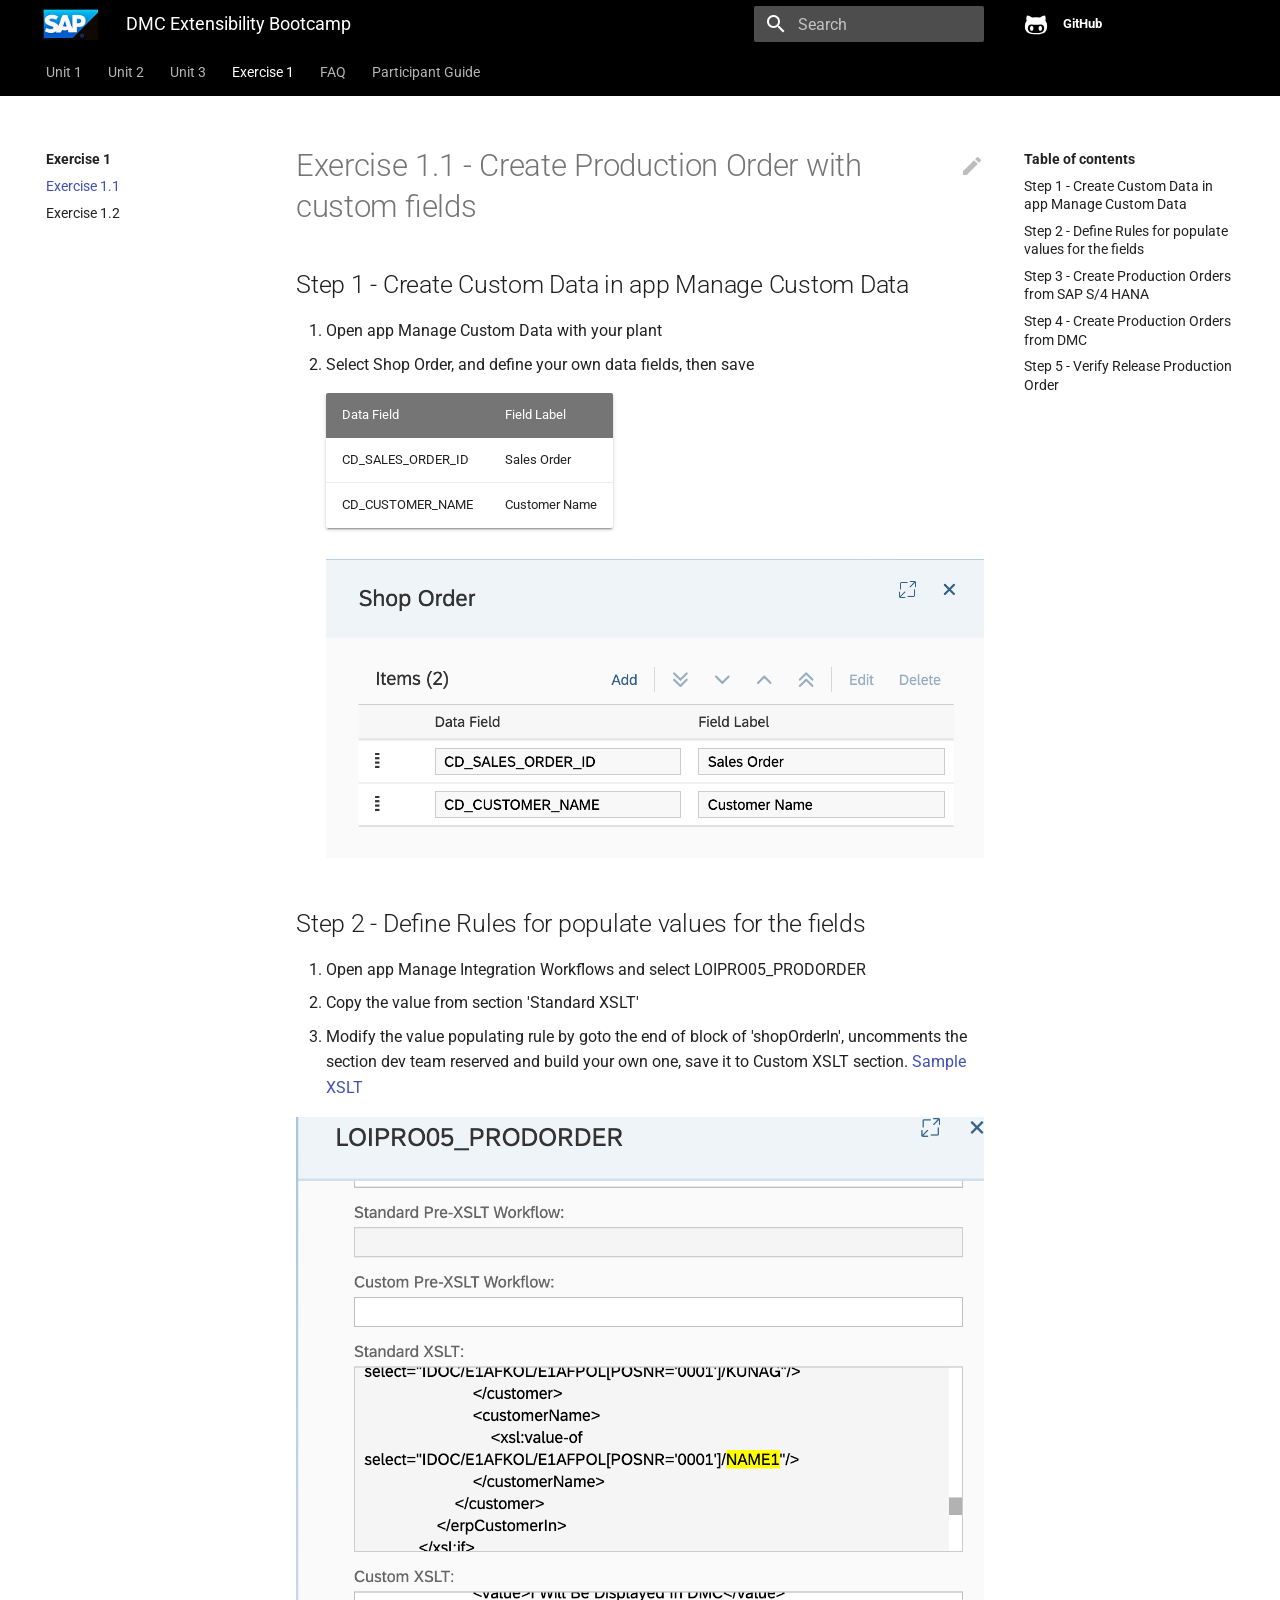
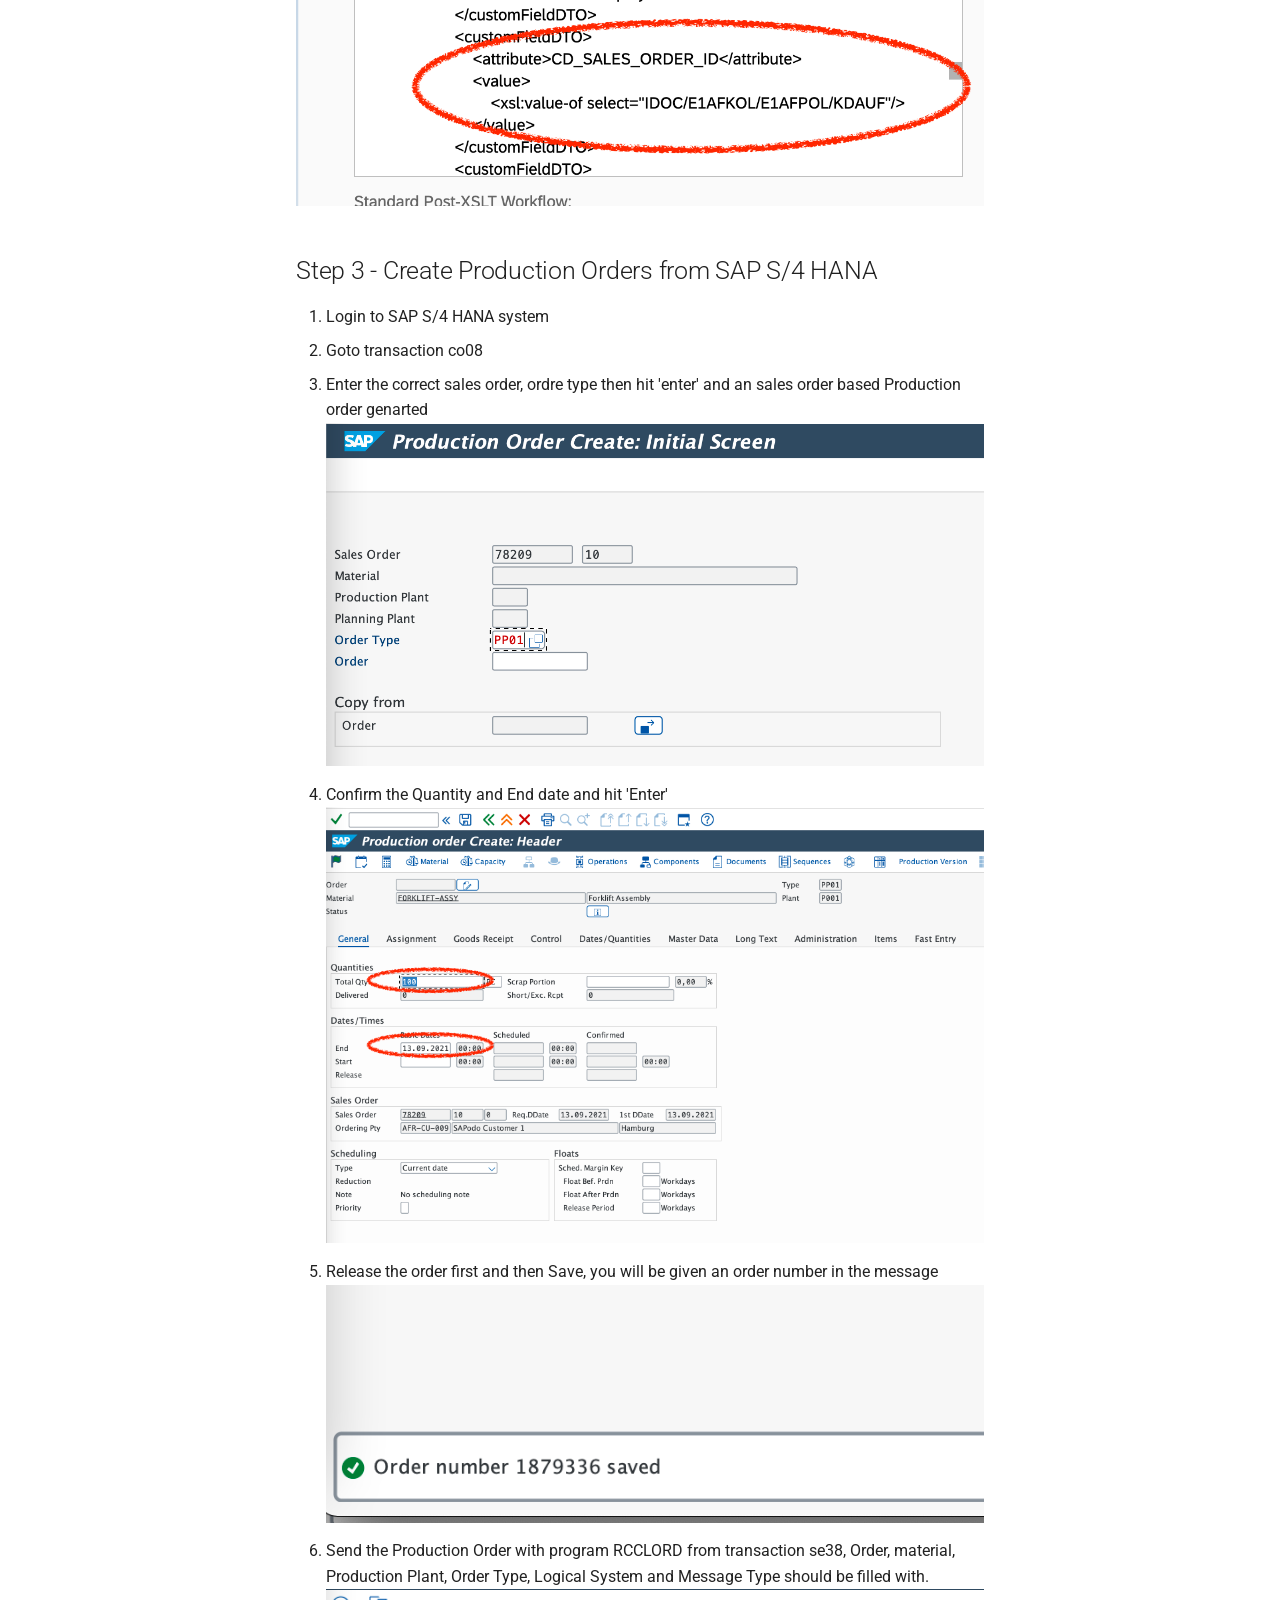
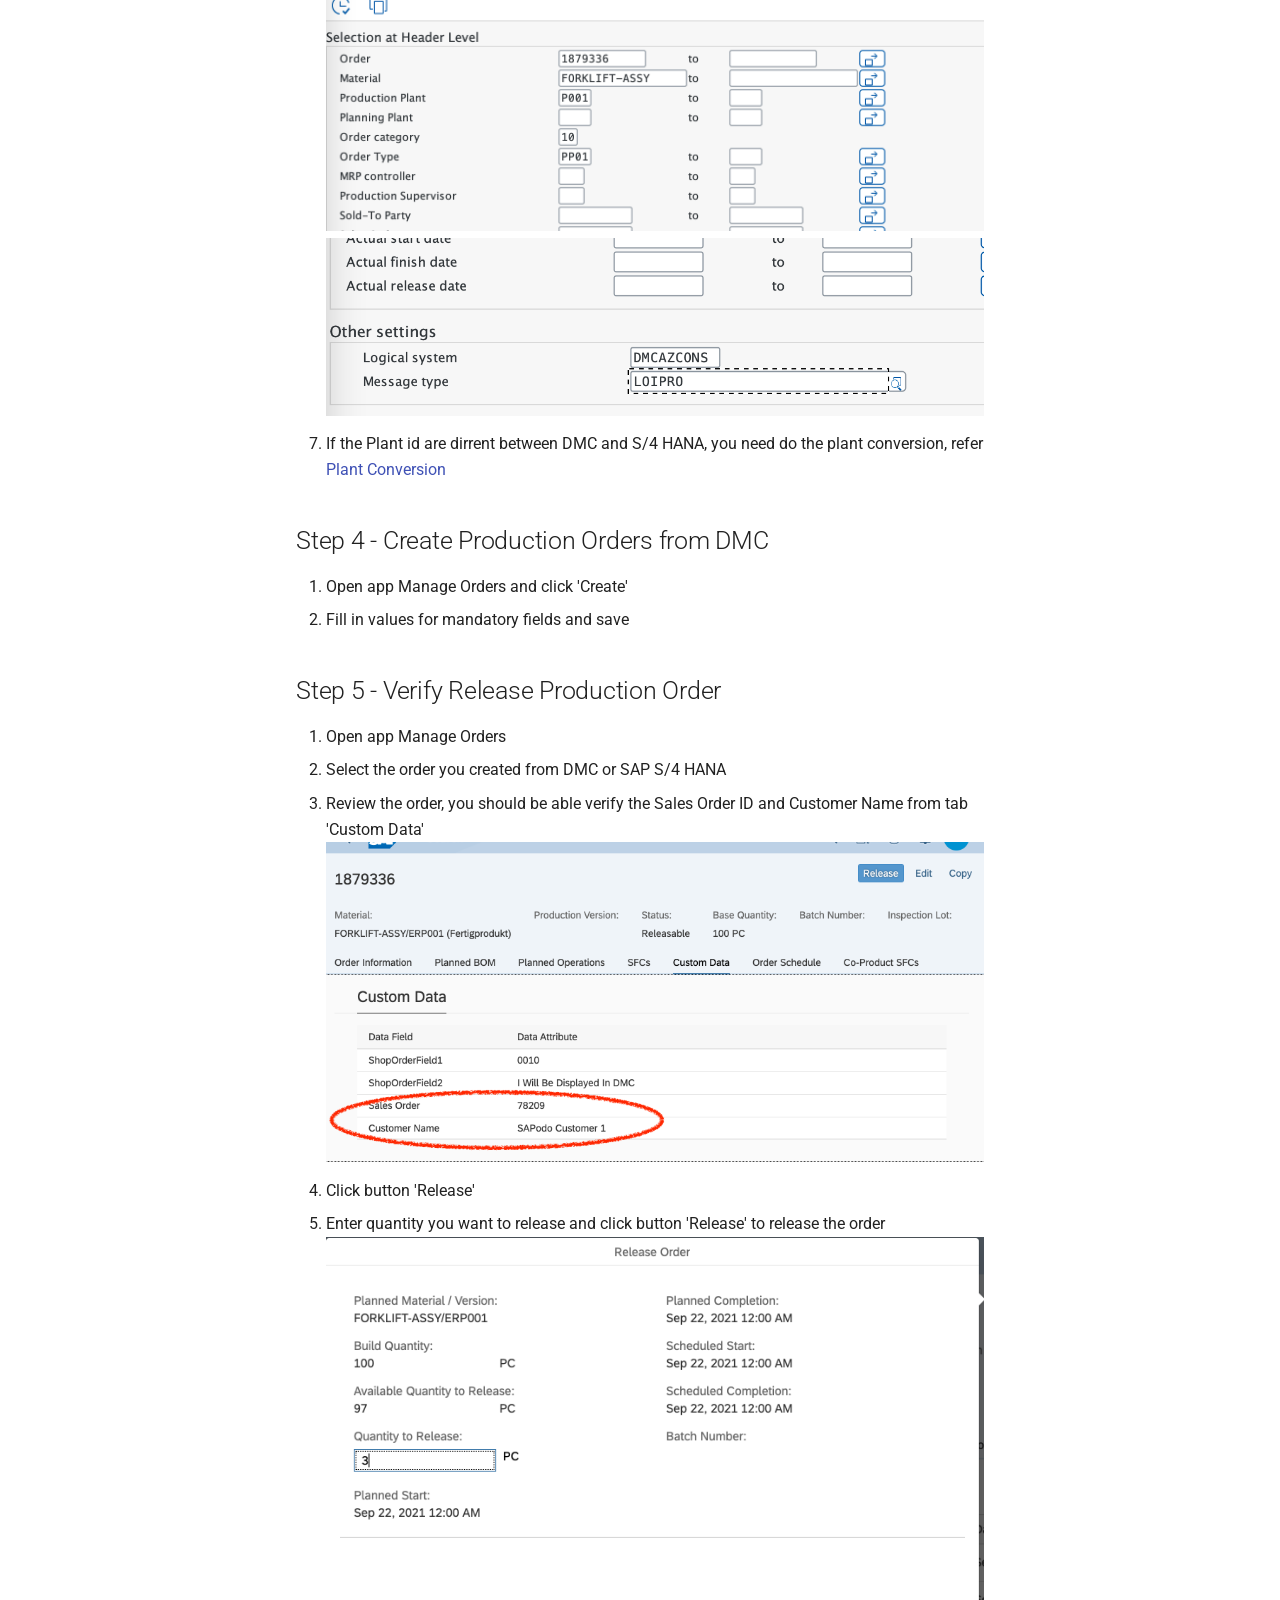
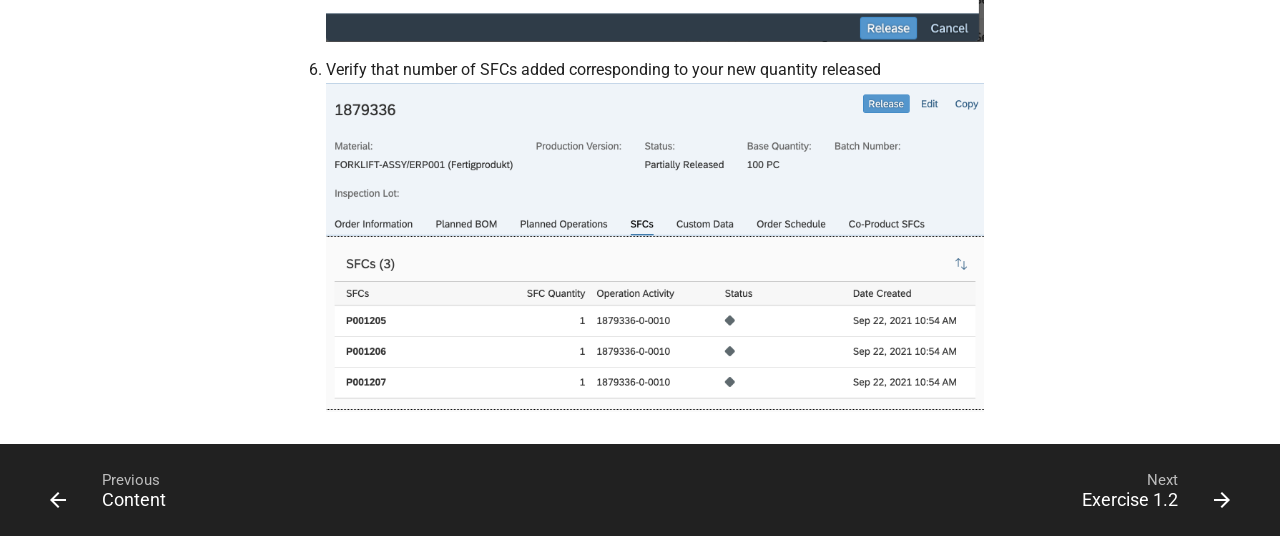
<file: Exercise1.1.html>
<!doctype html>
<html lang="en" class="no-js">
  <head>
    
      <meta charset="utf-8">
      <meta name="viewport" content="width=device-width,initial-scale=1">
      <meta http-equiv="x-ua-compatible" content="ie=edge">
      
      
      
      
        <meta name="lang:clipboard.copy" content="Copy to clipboard">
      
        <meta name="lang:clipboard.copied" content="Copied to clipboard">
      
        <meta name="lang:search.language" content="en">
      
        <meta name="lang:search.pipeline.stopwords" content="True">
      
        <meta name="lang:search.pipeline.trimmer" content="True">
      
        <meta name="lang:search.result.none" content="No matching documents">
      
        <meta name="lang:search.result.one" content="1 matching document">
      
        <meta name="lang:search.result.other" content="# matching documents">
      
        <meta name="lang:search.tokenizer" content="[\s\-]+">
      
      <link rel="shortcut icon" href="assets/favicon.png">
      <meta name="generator" content="mkdocs-1.2.1, mkdocs-material-4.6.3">
    
    
      
        <title>Exercise 1.1 - DMC Extensibility Bootcamp</title>
      
    
    
      <link rel="stylesheet" href="assets/stylesheets/application.adb8469c.css">
      
        <link rel="stylesheet" href="assets/stylesheets/application-palette.a8b3c06d.css">
      
      
        
        
        <meta name="theme-color" content="">
      
    
    
      <script src="assets/javascripts/modernizr.eca31fed.js"></script>
    
    
      
        <link href="https://fonts.gstatic.com" rel="preconnect" crossorigin>
        <link rel="stylesheet" href="https://fonts.googleapis.com/css?family=Roboto:300,400,400i,700%7CRoboto+Mono&display=fallback">
        <style>body,input{font-family:"Roboto","Helvetica Neue",Helvetica,Arial,sans-serif}code,kbd,pre{font-family:"Roboto Mono","Courier New",Courier,monospace}</style>
      
    
    <link rel="stylesheet" href="assets/fonts/material-icons.css">
    
    
      <link rel="stylesheet" href="theme/stylesheets/extra.css">
    
    
      
    
    
  </head>
  
    
    
    <body dir="ltr" data-md-color-primary="black" data-md-color-accent="blue">
  
    <svg class="md-svg">
      <defs>
        
        
          <svg xmlns="http://www.w3.org/2000/svg" width="416" height="448" viewBox="0 0 416 448" id="__github"><path fill="currentColor" d="M160 304q0 10-3.125 20.5t-10.75 19T128 352t-18.125-8.5-10.75-19T96 304t3.125-20.5 10.75-19T128 256t18.125 8.5 10.75 19T160 304zm160 0q0 10-3.125 20.5t-10.75 19T288 352t-18.125-8.5-10.75-19T256 304t3.125-20.5 10.75-19T288 256t18.125 8.5 10.75 19T320 304zm40 0q0-30-17.25-51T296 232q-10.25 0-48.75 5.25Q229.5 240 208 240t-39.25-2.75Q130.75 232 120 232q-29.5 0-46.75 21T56 304q0 22 8 38.375t20.25 25.75 30.5 15 35 7.375 37.25 1.75h42q20.5 0 37.25-1.75t35-7.375 30.5-15 20.25-25.75T360 304zm56-44q0 51.75-15.25 82.75-9.5 19.25-26.375 33.25t-35.25 21.5-42.5 11.875-42.875 5.5T212 416q-19.5 0-35.5-.75t-36.875-3.125-38.125-7.5-34.25-12.875T37 371.5t-21.5-28.75Q0 312 0 260q0-59.25 34-99-6.75-20.5-6.75-42.5 0-29 12.75-54.5 27 0 47.5 9.875t47.25 30.875Q171.5 96 212 96q37 0 70 8 26.25-20.5 46.75-30.25T376 64q12.75 25.5 12.75 54.5 0 21.75-6.75 42 34 40 34 99.5z"/></svg>
        
      </defs>
    </svg>
    <input class="md-toggle" data-md-toggle="drawer" type="checkbox" id="__drawer" autocomplete="off">
    <input class="md-toggle" data-md-toggle="search" type="checkbox" id="__search" autocomplete="off">
    <label class="md-overlay" data-md-component="overlay" for="__drawer"></label>
    
      <a href="#exercise-11-create-production-order-with-custom-fields" tabindex="0" class="md-skip">
        Skip to content
      </a>
    
    
      <header class="md-header" data-md-component="header">
  <nav class="md-header-nav md-grid">
    <div class="md-flex">
      <div class="md-flex__cell md-flex__cell--shrink">
        <a href="." title="DMC Extensibility Bootcamp" aria-label="DMC Extensibility Bootcamp" class="md-header-nav__button md-logo">
          
            <img alt="logo" src="assets/logo_sap.jpeg" width="24" height="24">
          
        </a>
      </div>
      <div class="md-flex__cell md-flex__cell--shrink">
        <label class="md-icon md-icon--menu md-header-nav__button" for="__drawer"></label>
      </div>
      <div class="md-flex__cell md-flex__cell--stretch">
        <div class="md-flex__ellipsis md-header-nav__title" data-md-component="title">
          
            <span class="md-header-nav__topic">
              DMC Extensibility Bootcamp
            </span>
            <span class="md-header-nav__topic">
              
                Exercise 1.1
              
            </span>
          
        </div>
      </div>
      <div class="md-flex__cell md-flex__cell--shrink">
        
          <label class="md-icon md-icon--search md-header-nav__button" for="__search"></label>
          
<div class="md-search" data-md-component="search" role="dialog">
  <label class="md-search__overlay" for="__search"></label>
  <div class="md-search__inner" role="search">
    <form class="md-search__form" name="search">
      <input type="text" class="md-search__input" aria-label="search" name="query" placeholder="Search" autocapitalize="off" autocorrect="off" autocomplete="off" spellcheck="false" data-md-component="query" data-md-state="active">
      <label class="md-icon md-search__icon" for="__search"></label>
      <button type="reset" class="md-icon md-search__icon" data-md-component="reset" tabindex="-1">
        &#xE5CD;
      </button>
    </form>
    <div class="md-search__output">
      <div class="md-search__scrollwrap" data-md-scrollfix>
        <div class="md-search-result" data-md-component="result">
          <div class="md-search-result__meta">
            Type to start searching
          </div>
          <ol class="md-search-result__list"></ol>
        </div>
      </div>
    </div>
  </div>
</div>
        
      </div>
      
        <div class="md-flex__cell md-flex__cell--shrink">
          <div class="md-header-nav__source">
            


  

<a href="https://github.com/SAP-samples/digital-manufacturing-extension-samples/" title="Go to repository" class="md-source" data-md-source="github">
  
    <div class="md-source__icon">
      <svg viewBox="0 0 24 24" width="24" height="24">
        <use xlink:href="#__github" width="24" height="24"></use>
      </svg>
    </div>
  
  <div class="md-source__repository">
    GitHub
  </div>
</a>
          </div>
        </div>
      
    </div>
  </nav>
</header>
    
    <div class="md-container">
      
        
      
      
        

  

<nav class="md-tabs md-tabs--active" data-md-component="tabs">
  <div class="md-tabs__inner md-grid">
    <ul class="md-tabs__list">
      
        
  
  
    <li class="md-tabs__item">
      
        <a href="index.html" class="md-tabs__link">
          Unit 1
        </a>
      
    </li>
  

      
        
  
  
    <li class="md-tabs__item">
      
        <a href="Field%26IntegrationExtensions.html" class="md-tabs__link">
          Unit 2
        </a>
      
    </li>
  

      
        
  
  
    <li class="md-tabs__item">
      
        <a href="InAppExtensions.html" class="md-tabs__link">
          Unit 3
        </a>
      
    </li>
  

      
        
  
  
    <li class="md-tabs__item">
      
        <a href="Exercise1.1.html" class="md-tabs__link md-tabs__link--active">
          Exercise 1
        </a>
      
    </li>
  

      
        
  
  
    <li class="md-tabs__item">
      
        <a href="FAQ.html" class="md-tabs__link">
          FAQ
        </a>
      
    </li>
  

      
        
  
  
    <li class="md-tabs__item">
      
        <a href="ParticipantGuide.html" class="md-tabs__link">
          Participant Guide
        </a>
      
    </li>
  

      
    </ul>
  </div>
</nav>
      
      <main class="md-main" role="main">
        <div class="md-main__inner md-grid" data-md-component="container">
          
            
              <div class="md-sidebar md-sidebar--primary" data-md-component="navigation">
                <div class="md-sidebar__scrollwrap">
                  <div class="md-sidebar__inner">
                    <nav class="md-nav md-nav--primary" data-md-level="0">
  <label class="md-nav__title md-nav__title--site" for="__drawer">
    <a href="." title="DMC Extensibility Bootcamp" class="md-nav__button md-logo">
      
        <img alt="logo" src="assets/logo_sap.jpeg" width="48" height="48">
      
    </a>
    DMC Extensibility Bootcamp
  </label>
  
    <div class="md-nav__source">
      


  

<a href="https://github.com/SAP-samples/digital-manufacturing-extension-samples/" title="Go to repository" class="md-source" data-md-source="github">
  
    <div class="md-source__icon">
      <svg viewBox="0 0 24 24" width="24" height="24">
        <use xlink:href="#__github" width="24" height="24"></use>
      </svg>
    </div>
  
  <div class="md-source__repository">
    GitHub
  </div>
</a>
    </div>
  
  <ul class="md-nav__list" data-md-scrollfix>
    
      
      
      


  <li class="md-nav__item md-nav__item--nested">
    
      <input class="md-toggle md-nav__toggle" data-md-toggle="nav-1" type="checkbox" id="nav-1">
    
    <label class="md-nav__link" for="nav-1">
      Unit 1
    </label>
    <nav class="md-nav" data-md-component="collapsible" data-md-level="1">
      <label class="md-nav__title" for="nav-1">
        Unit 1
      </label>
      <ul class="md-nav__list" data-md-scrollfix>
        
        
          
          
          


  <li class="md-nav__item">
    <a href="index.html" title="Overview" class="md-nav__link">
      Overview
    </a>
  </li>

        
          
          
          


  <li class="md-nav__item">
    <a href="BTPExtensionSuite.html" title="BTP Extension Suite" class="md-nav__link">
      BTP Extension Suite
    </a>
  </li>

        
          
          
          


  <li class="md-nav__item">
    <a href="DMCUseCases.html" title="DMC Use Cases" class="md-nav__link">
      DMC Use Cases
    </a>
  </li>

        
          
          
          


  <li class="md-nav__item">
    <a href="BootcampUseCase.html" title="Bootcamp Scenario" class="md-nav__link">
      Bootcamp Scenario
    </a>
  </li>

        
      </ul>
    </nav>
  </li>

    
      
      
      


  <li class="md-nav__item md-nav__item--nested">
    
      <input class="md-toggle md-nav__toggle" data-md-toggle="nav-2" type="checkbox" id="nav-2">
    
    <label class="md-nav__link" for="nav-2">
      Unit 2
    </label>
    <nav class="md-nav" data-md-component="collapsible" data-md-level="1">
      <label class="md-nav__title" for="nav-2">
        Unit 2
      </label>
      <ul class="md-nav__list" data-md-scrollfix>
        
        
          
          
          


  <li class="md-nav__item">
    <a href="Field%26IntegrationExtensions.html" title="Content" class="md-nav__link">
      Content
    </a>
  </li>

        
      </ul>
    </nav>
  </li>

    
      
      
      


  <li class="md-nav__item md-nav__item--nested">
    
      <input class="md-toggle md-nav__toggle" data-md-toggle="nav-3" type="checkbox" id="nav-3">
    
    <label class="md-nav__link" for="nav-3">
      Unit 3
    </label>
    <nav class="md-nav" data-md-component="collapsible" data-md-level="1">
      <label class="md-nav__title" for="nav-3">
        Unit 3
      </label>
      <ul class="md-nav__list" data-md-scrollfix>
        
        
          
          
          


  <li class="md-nav__item">
    <a href="InAppExtensions.html" title="Content" class="md-nav__link">
      Content
    </a>
  </li>

        
      </ul>
    </nav>
  </li>

    
      
      
      

  


  <li class="md-nav__item md-nav__item--active md-nav__item--nested">
    
      <input class="md-toggle md-nav__toggle" data-md-toggle="nav-4" type="checkbox" id="nav-4" checked>
    
    <label class="md-nav__link" for="nav-4">
      Exercise 1
    </label>
    <nav class="md-nav" data-md-component="collapsible" data-md-level="1">
      <label class="md-nav__title" for="nav-4">
        Exercise 1
      </label>
      <ul class="md-nav__list" data-md-scrollfix>
        
        
          
          
          

  


  <li class="md-nav__item md-nav__item--active">
    
    <input class="md-toggle md-nav__toggle" data-md-toggle="toc" type="checkbox" id="__toc">
    
      
    
    
      <label class="md-nav__link md-nav__link--active" for="__toc">
        Exercise 1.1
      </label>
    
    <a href="Exercise1.1.html" title="Exercise 1.1" class="md-nav__link md-nav__link--active">
      Exercise 1.1
    </a>
    
      
<nav class="md-nav md-nav--secondary">
  
  
    
  
  
    <label class="md-nav__title" for="__toc">Table of contents</label>
    <ul class="md-nav__list" data-md-scrollfix>
      
        <li class="md-nav__item">
  <a href="#step-1-create-custom-data-in-app-manage-custom-data" class="md-nav__link">
    Step 1 - Create Custom Data in app Manage Custom Data
  </a>
  
</li>
      
        <li class="md-nav__item">
  <a href="#step-2-define-rules-for-populate-values-for-the-fields" class="md-nav__link">
    Step 2 - Define Rules for populate values for the fields
  </a>
  
</li>
      
        <li class="md-nav__item">
  <a href="#step-3-create-production-orders-from-sap-s4-hana" class="md-nav__link">
    Step 3 - Create Production Orders from SAP S/4 HANA
  </a>
  
</li>
      
        <li class="md-nav__item">
  <a href="#step-4-create-production-orders-from-dmc" class="md-nav__link">
    Step 4 - Create Production Orders from DMC
  </a>
  
</li>
      
        <li class="md-nav__item">
  <a href="#step-5-verify-release-production-order" class="md-nav__link">
    Step 5 - Verify Release Production Order
  </a>
  
</li>
      
      
      
      
      
    </ul>
  
</nav>
    
  </li>

        
          
          
          


  <li class="md-nav__item">
    <a href="Exercise1.2.html" title="Exercise 1.2" class="md-nav__link">
      Exercise 1.2
    </a>
  </li>

        
      </ul>
    </nav>
  </li>

    
      
      
      


  <li class="md-nav__item md-nav__item--nested">
    
      <input class="md-toggle md-nav__toggle" data-md-toggle="nav-5" type="checkbox" id="nav-5">
    
    <label class="md-nav__link" for="nav-5">
      FAQ
    </label>
    <nav class="md-nav" data-md-component="collapsible" data-md-level="1">
      <label class="md-nav__title" for="nav-5">
        FAQ
      </label>
      <ul class="md-nav__list" data-md-scrollfix>
        
        
          
          
          


  <li class="md-nav__item">
    <a href="FAQ.html" title="Content" class="md-nav__link">
      Content
    </a>
  </li>

        
      </ul>
    </nav>
  </li>

    
      
      
      


  <li class="md-nav__item md-nav__item--nested">
    
      <input class="md-toggle md-nav__toggle" data-md-toggle="nav-6" type="checkbox" id="nav-6">
    
    <label class="md-nav__link" for="nav-6">
      Participant Guide
    </label>
    <nav class="md-nav" data-md-component="collapsible" data-md-level="1">
      <label class="md-nav__title" for="nav-6">
        Participant Guide
      </label>
      <ul class="md-nav__list" data-md-scrollfix>
        
        
          
          
          


  <li class="md-nav__item">
    <a href="ParticipantGuide.html" title="Content" class="md-nav__link">
      Content
    </a>
  </li>

        
      </ul>
    </nav>
  </li>

    
  </ul>
</nav>
                  </div>
                </div>
              </div>
            
            
              <div class="md-sidebar md-sidebar--secondary" data-md-component="toc">
                <div class="md-sidebar__scrollwrap">
                  <div class="md-sidebar__inner">
                    
<nav class="md-nav md-nav--secondary">
  
  
    
  
  
    <label class="md-nav__title" for="__toc">Table of contents</label>
    <ul class="md-nav__list" data-md-scrollfix>
      
        <li class="md-nav__item">
  <a href="#step-1-create-custom-data-in-app-manage-custom-data" class="md-nav__link">
    Step 1 - Create Custom Data in app Manage Custom Data
  </a>
  
</li>
      
        <li class="md-nav__item">
  <a href="#step-2-define-rules-for-populate-values-for-the-fields" class="md-nav__link">
    Step 2 - Define Rules for populate values for the fields
  </a>
  
</li>
      
        <li class="md-nav__item">
  <a href="#step-3-create-production-orders-from-sap-s4-hana" class="md-nav__link">
    Step 3 - Create Production Orders from SAP S/4 HANA
  </a>
  
</li>
      
        <li class="md-nav__item">
  <a href="#step-4-create-production-orders-from-dmc" class="md-nav__link">
    Step 4 - Create Production Orders from DMC
  </a>
  
</li>
      
        <li class="md-nav__item">
  <a href="#step-5-verify-release-production-order" class="md-nav__link">
    Step 5 - Verify Release Production Order
  </a>
  
</li>
      
      
      
      
      
    </ul>
  
</nav>
                  </div>
                </div>
              </div>
            
          
          <div class="md-content">
            <article class="md-content__inner md-typeset">
              
                
                  <a href="https://github.com/SAP-samples/digital-manufacturing-extension-samples/edit/master/docs/Exercise1.1.md" title="Edit this page" class="md-icon md-content__icon">&#xE3C9;</a>
                
                
                <h1 id="exercise-11-create-production-order-with-custom-fields">Exercise 1.1 - Create Production Order with custom fields<a class="headerlink" href="#exercise-11-create-production-order-with-custom-fields" title="Permanent link">&para;</a></h1>
<h2 id="step-1-create-custom-data-in-app-manage-custom-data">Step 1 - Create Custom Data in app Manage Custom Data<a class="headerlink" href="#step-1-create-custom-data-in-app-manage-custom-data" title="Permanent link">&para;</a></h2>
<ol>
<li>Open app Manage Custom Data with your plant</li>
<li>
<p>Select Shop Order, and define your own data fields, then save</p>
<table>
<thead>
<tr>
<th>Data Field</th>
<th>Field Label</th>
</tr>
</thead>
<tbody>
<tr>
<td>CD_SALES_ORDER_ID</td>
<td>Sales Order</td>
</tr>
<tr>
<td>CD_CUSTOMER_NAME</td>
<td>Customer Name</td>
</tr>
</tbody>
</table>
<p><img alt="" src="assets/MCD_ShopOrder.png" /></p>
</li>
</ol>
<h2 id="step-2-define-rules-for-populate-values-for-the-fields">Step 2 - Define Rules for populate values for the fields<a class="headerlink" href="#step-2-define-rules-for-populate-values-for-the-fields" title="Permanent link">&para;</a></h2>
<ol>
<li>Open app Manage Integration Workflows and select LOIPRO05_PRODORDER</li>
<li>Copy the value from section 'Standard XSLT'</li>
<li>Modify the value populating rule by goto the end of block of 'shopOrderIn', uncomments the section dev team reserved and build your own one, save it to Custom XSLT section. <a href="https://github.tools.sap/DigitalManufacturingExtensions/DMCExtensibilityBootcamp/blob/master/DMC_IntegrationExtensions/LOIPRO05_Reqeust_customized_with_sales_order_and_customer.xsl">Sample XSLT</a></li>
</ol>
<p><img alt="" src="assets/MIW_LOIPRO05_MAPPING.png" /></p>
<h2 id="step-3-create-production-orders-from-sap-s4-hana">Step 3 - Create Production Orders from SAP S/4 HANA<a class="headerlink" href="#step-3-create-production-orders-from-sap-s4-hana" title="Permanent link">&para;</a></h2>
<ol>
<li>Login to SAP S/4 HANA system</li>
<li>Goto transaction co08</li>
<li>Enter the correct sales order, ordre type then hit 'enter' and an sales order based Production order genarted
<img alt="" src="assets/S4_ProdOrder_Create.png" /></li>
<li>Confirm the Quantity and End date and hit 'Enter'
<img alt="" src="assets/S4_ConfirmOrder.png" /></li>
<li>Release the order first and then Save, you will be given an order number in the message
<img alt="" src="assets/S4_ORDERNUMBER.png" /></li>
<li>Send the Production Order with program RCCLORD from transaction se38, Order, material, Production Plant, Order Type, Logical System and Message Type should be filled with.
<img alt="" src="assets/S4_RCCLORD_1.png" />
<img alt="" src="assets/S4_RCCLORD_2.png" /></li>
<li>If the Plant id are dirrent between DMC and S/4 HANA, you need do the plant conversion, refer <a href="https://help.sap.com/viewer/c86ca4026fae4cb3ba66ed751866175b/latest/en-US/28923c635ae1463898b039b78d5137f7.html?q=Plant%20Conversion">Plant Conversion</a></li>
</ol>
<h2 id="step-4-create-production-orders-from-dmc">Step 4 - Create Production Orders from DMC<a class="headerlink" href="#step-4-create-production-orders-from-dmc" title="Permanent link">&para;</a></h2>
<ol>
<li>Open app Manage Orders and click 'Create'</li>
<li>Fill in values for mandatory fields and save</li>
</ol>
<h2 id="step-5-verify-release-production-order">Step 5 - Verify Release Production Order<a class="headerlink" href="#step-5-verify-release-production-order" title="Permanent link">&para;</a></h2>
<ol>
<li>Open app Manage Orders</li>
<li>Select the order you created from DMC or SAP S/4 HANA</li>
<li>Review the order, you should be able verify the Sales Order ID and Customer Name from tab 'Custom Data'
<img alt="" src="assets/MO_VERIFYORDER.png" /></li>
<li>Click button 'Release'</li>
<li>Enter quantity you want to release and click button 'Release' to release the order
<img alt="" src="assets/MO_ReleaseOrder.png" /></li>
<li>Verify that number of SFCs added corresponding to your new quantity released
<img alt="" src="assets/DMC_AFTTER_REL.png" /></li>
</ol>
                
                  
                
                
              
              
                


              
            </article>
          </div>
        </div>
      </main>
      
        
<footer class="md-footer">
  
    <div class="md-footer-nav">
      <nav class="md-footer-nav__inner md-grid">
        
          <a href="InAppExtensions.html" title="Content" class="md-flex md-footer-nav__link md-footer-nav__link--prev" rel="prev">
            <div class="md-flex__cell md-flex__cell--shrink">
              <i class="md-icon md-icon--arrow-back md-footer-nav__button"></i>
            </div>
            <div class="md-flex__cell md-flex__cell--stretch md-footer-nav__title">
              <span class="md-flex__ellipsis">
                <span class="md-footer-nav__direction">
                  Previous
                </span>
                Content
              </span>
            </div>
          </a>
        
        
          <a href="Exercise1.2.html" title="Exercise 1.2" class="md-flex md-footer-nav__link md-footer-nav__link--next" rel="next">
            <div class="md-flex__cell md-flex__cell--stretch md-footer-nav__title">
              <span class="md-flex__ellipsis">
                <span class="md-footer-nav__direction">
                  Next
                </span>
                Exercise 1.2
              </span>
            </div>
            <div class="md-flex__cell md-flex__cell--shrink">
              <i class="md-icon md-icon--arrow-forward md-footer-nav__button"></i>
            </div>
          </a>
        
      </nav>
    </div>
  
  <div class="md-footer-meta md-typeset">
    <div class="md-footer-meta__inner md-grid">
      <div class="md-footer-copyright">
        
        powered by
        <a href="https://www.mkdocs.org" target="_blank" rel="noopener">MkDocs</a>
        and
        <a href="https://squidfunk.github.io/mkdocs-material/" target="_blank" rel="noopener">
          Material for MkDocs</a>
      </div>
      
    </div>
  </div>
</footer>
      
    </div>
    
      <script src="assets/javascripts/application.8f58b9eb.js"></script>
      
      <script>app.initialize({version:"1.2.1",url:{base:"."}})</script>
      
        <script src="search/main.js"></script>
      
    
  </body>
</html>
</file>
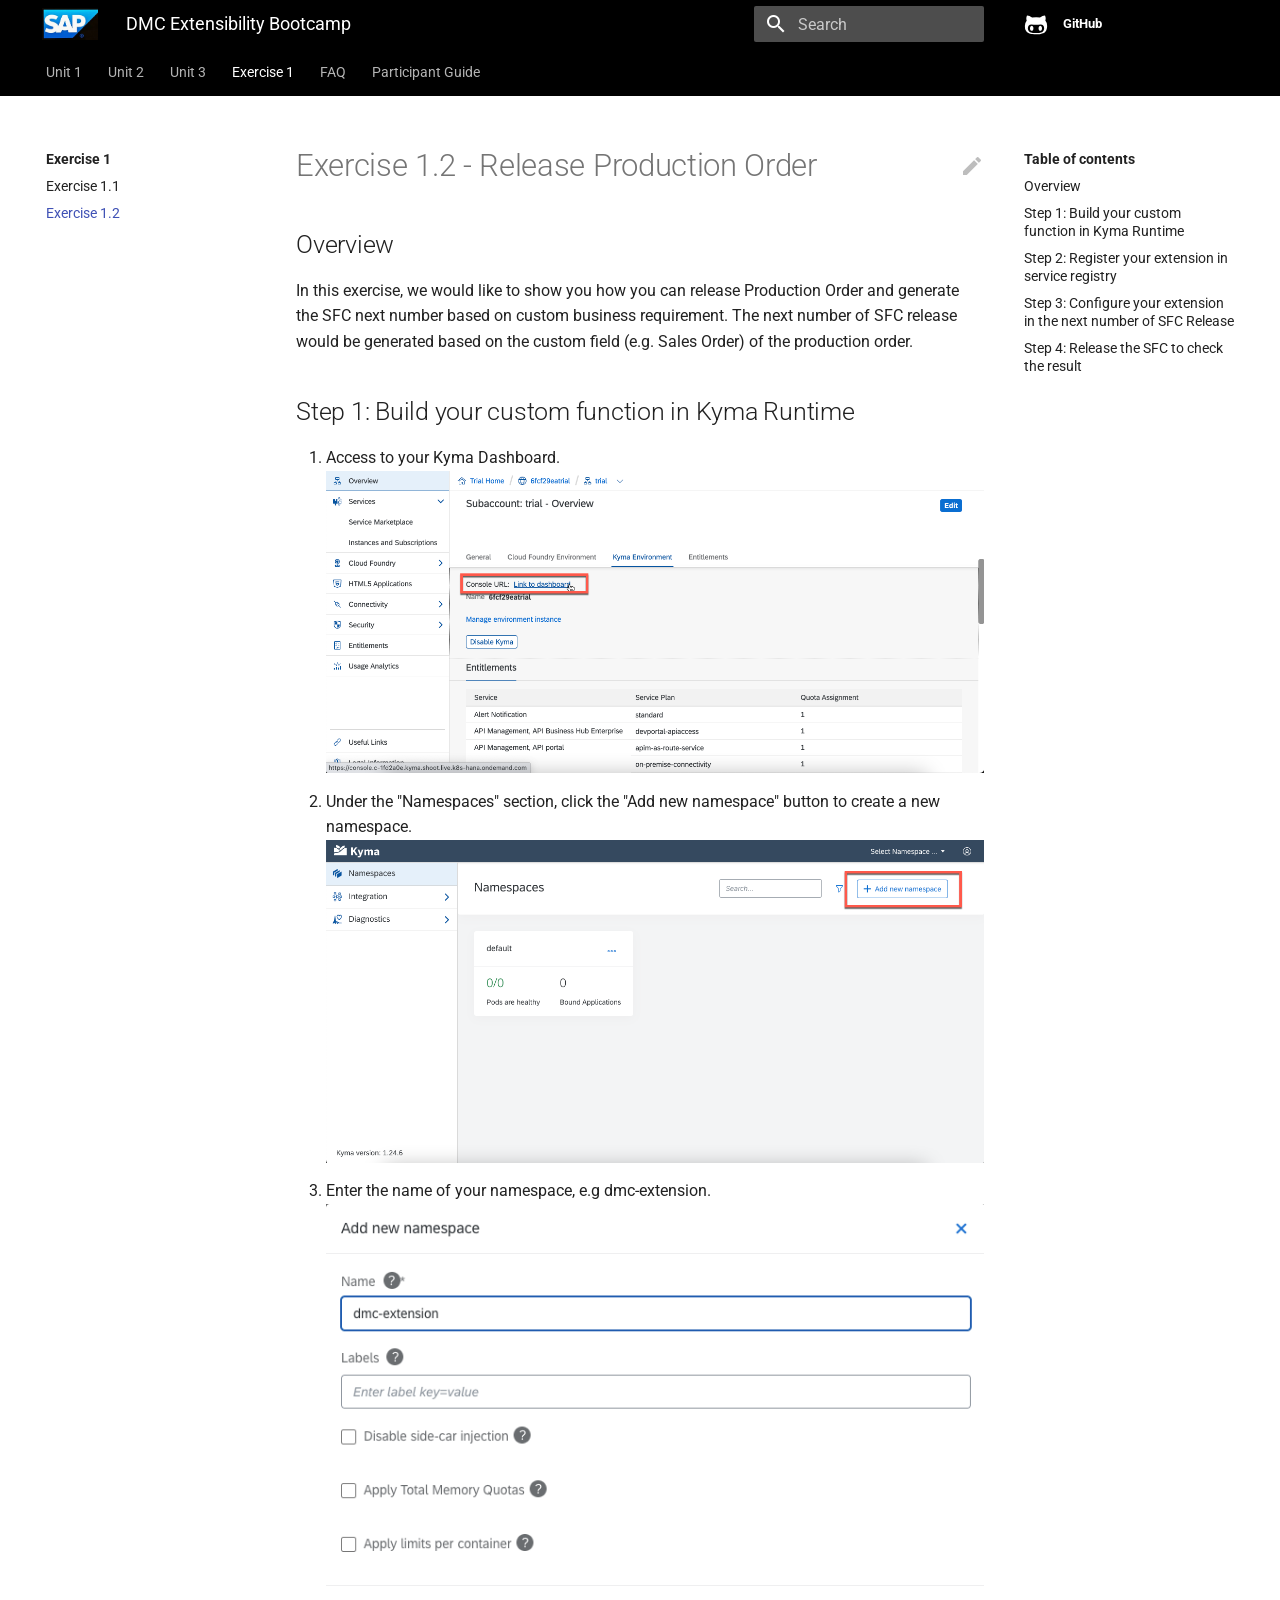
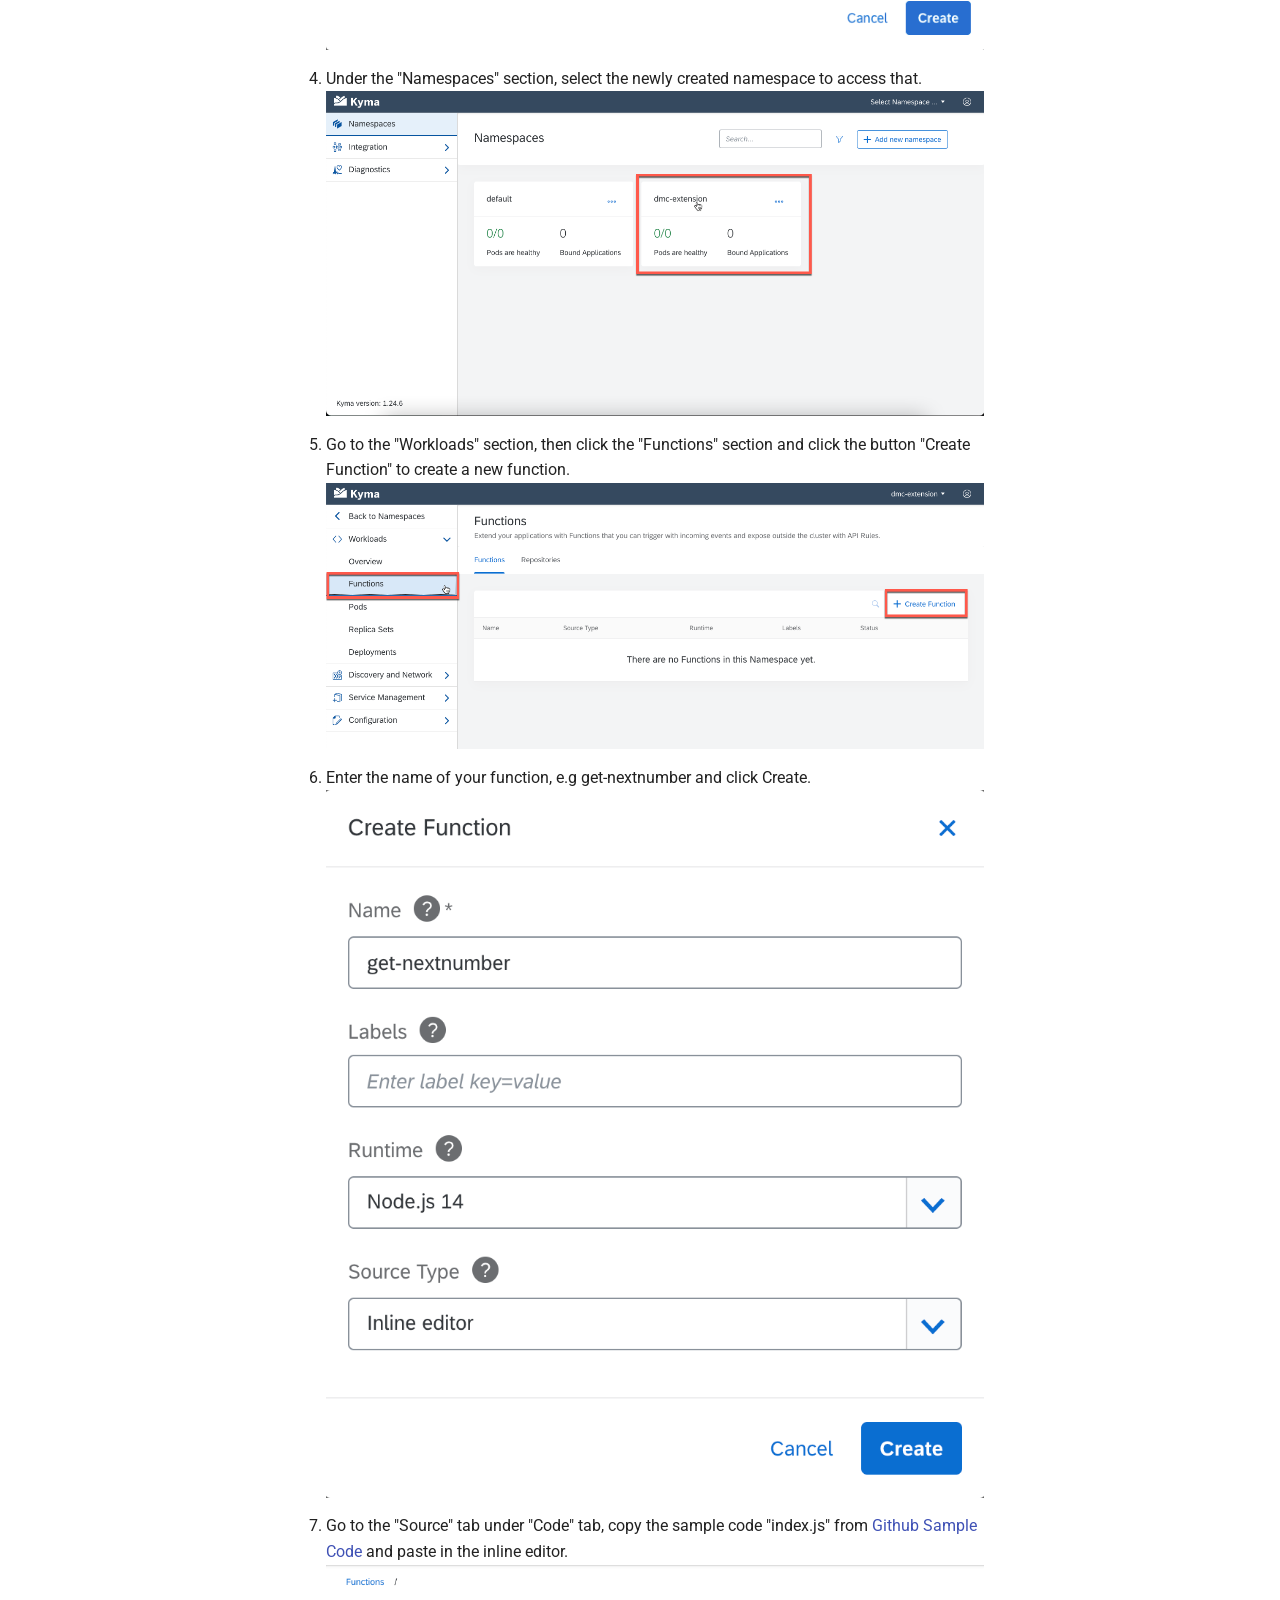
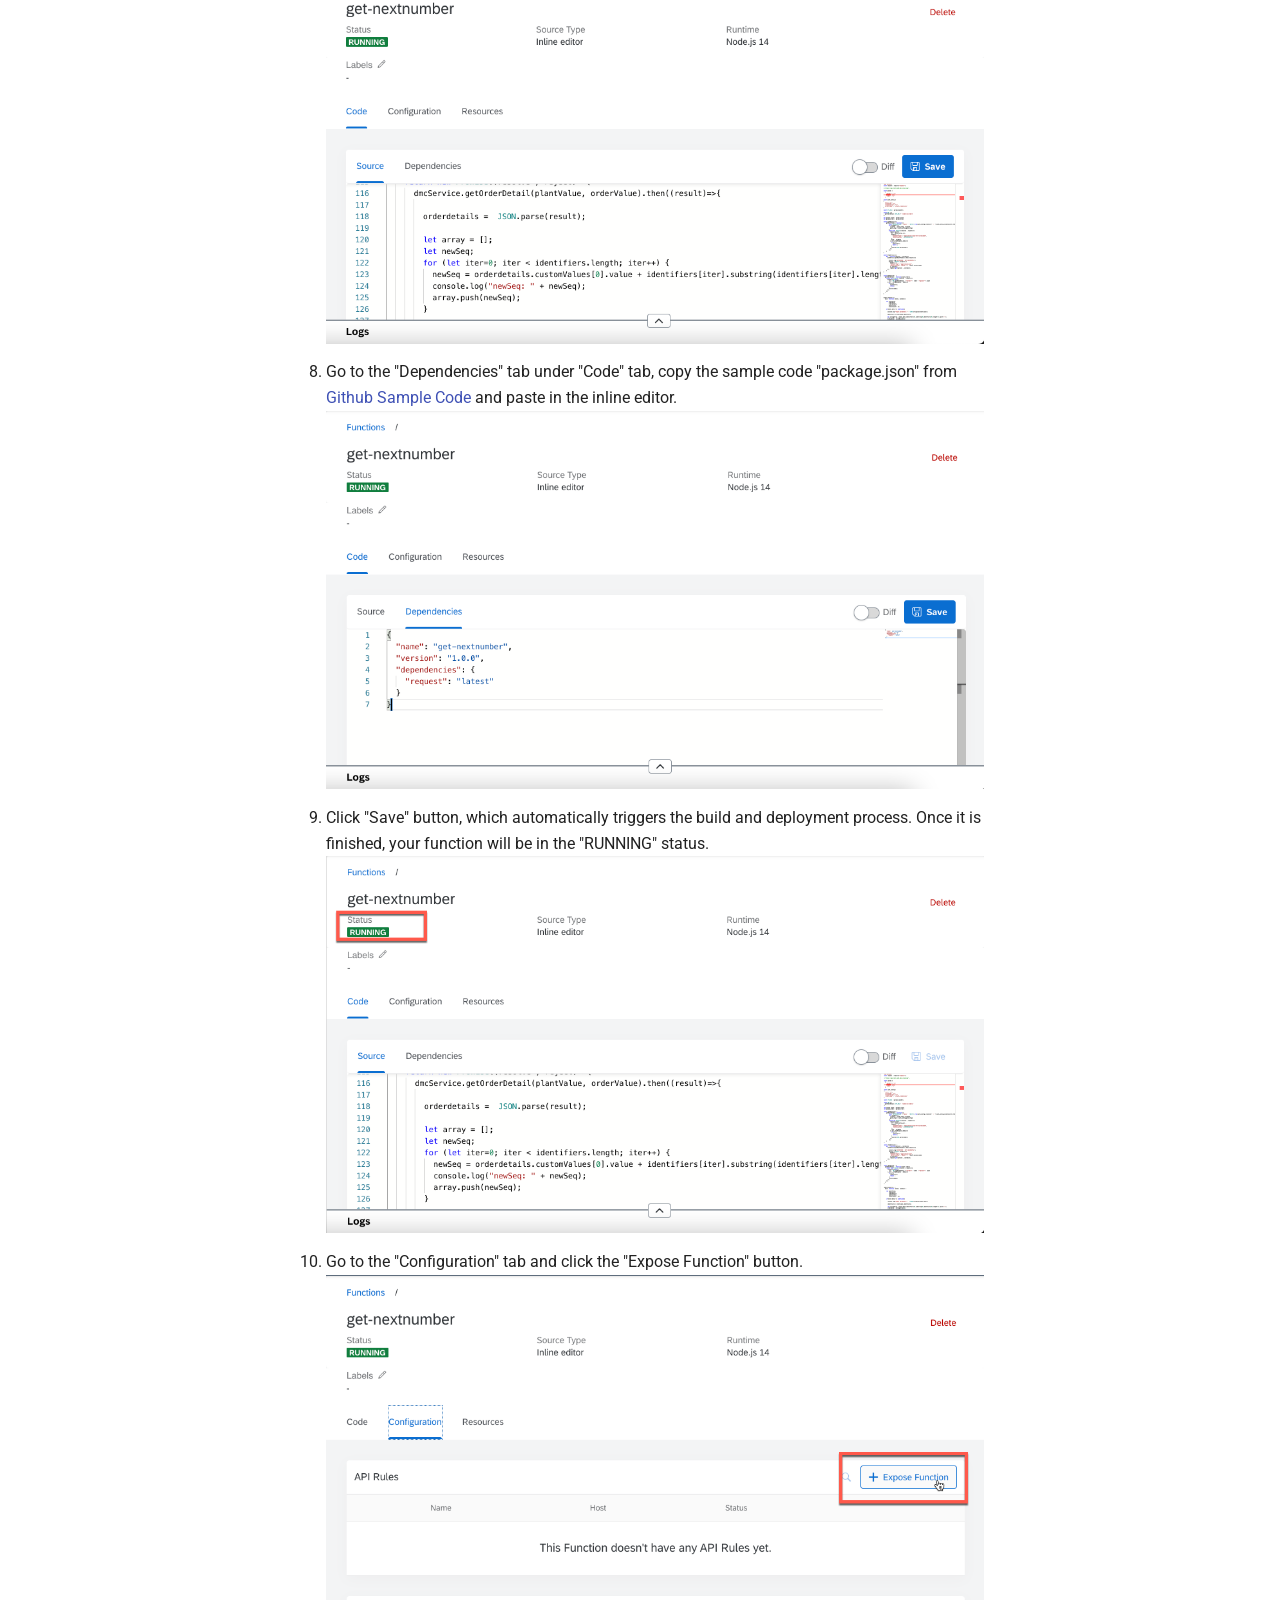
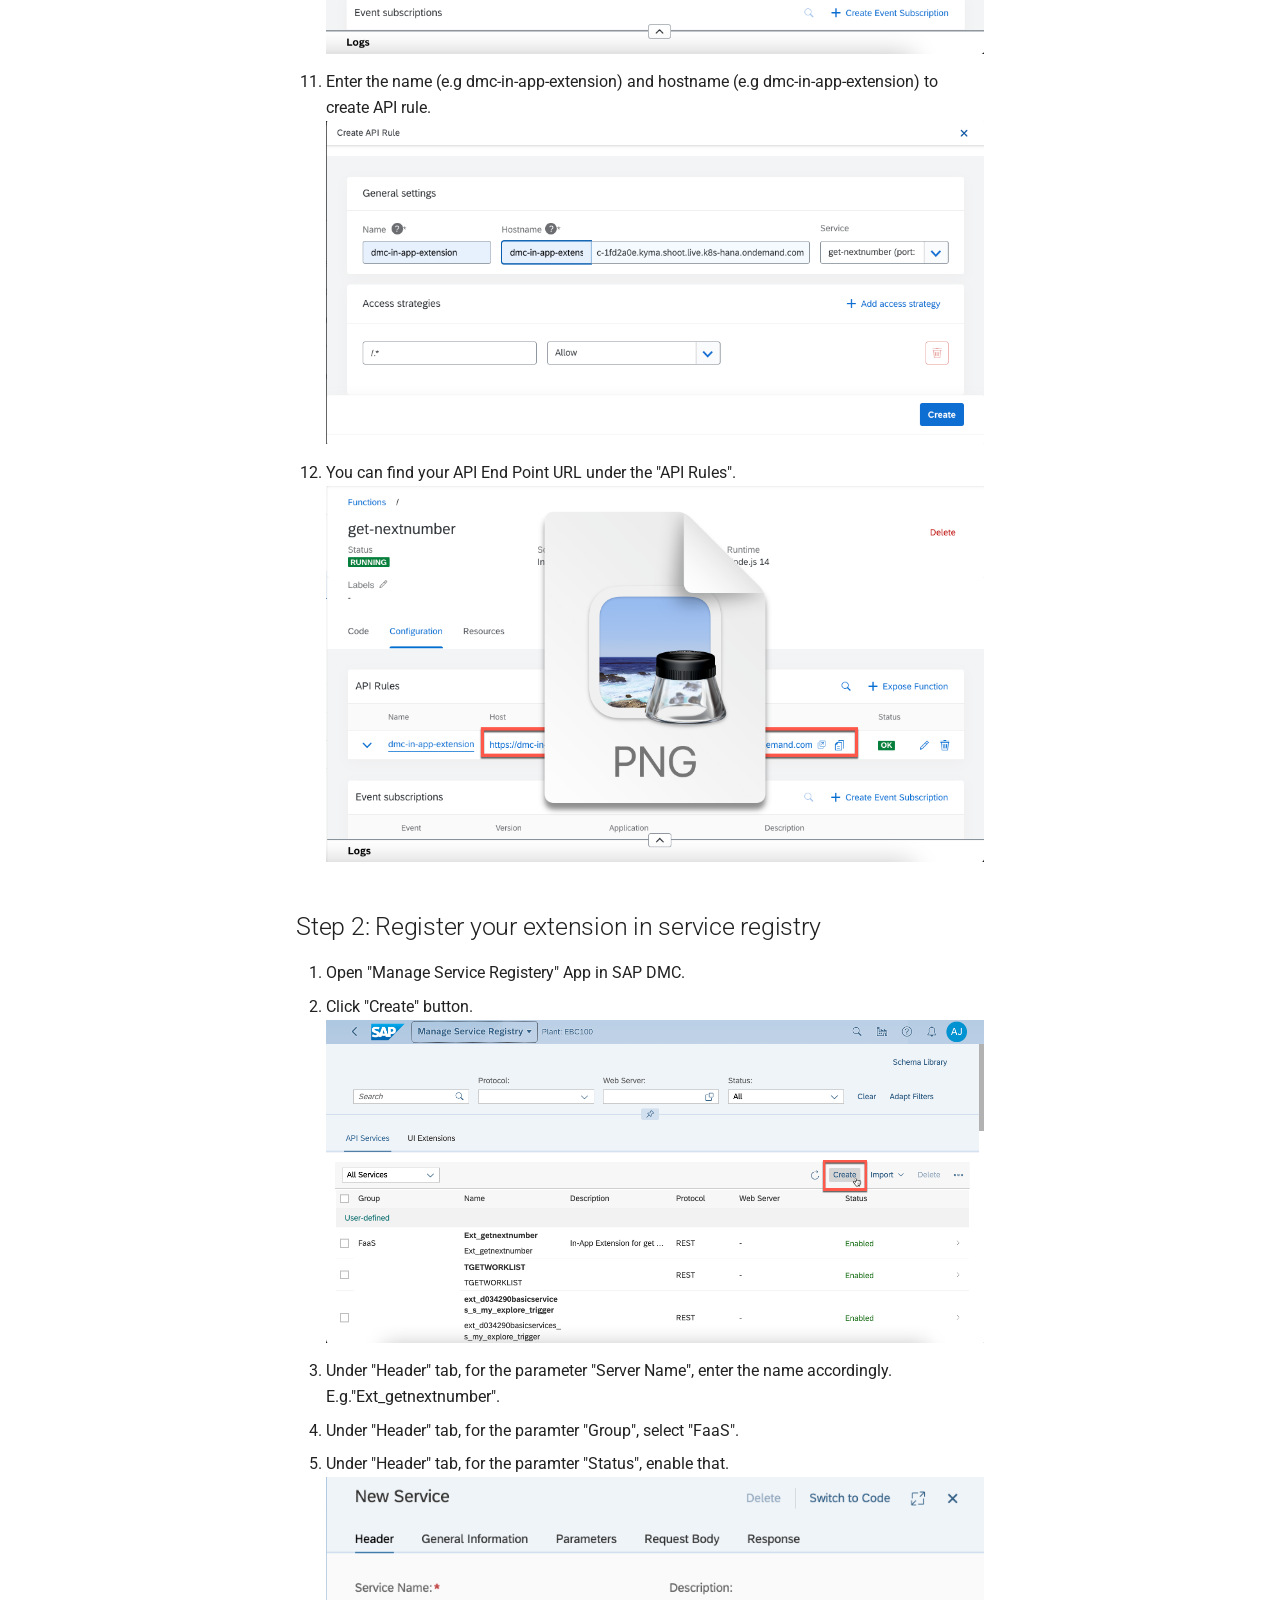
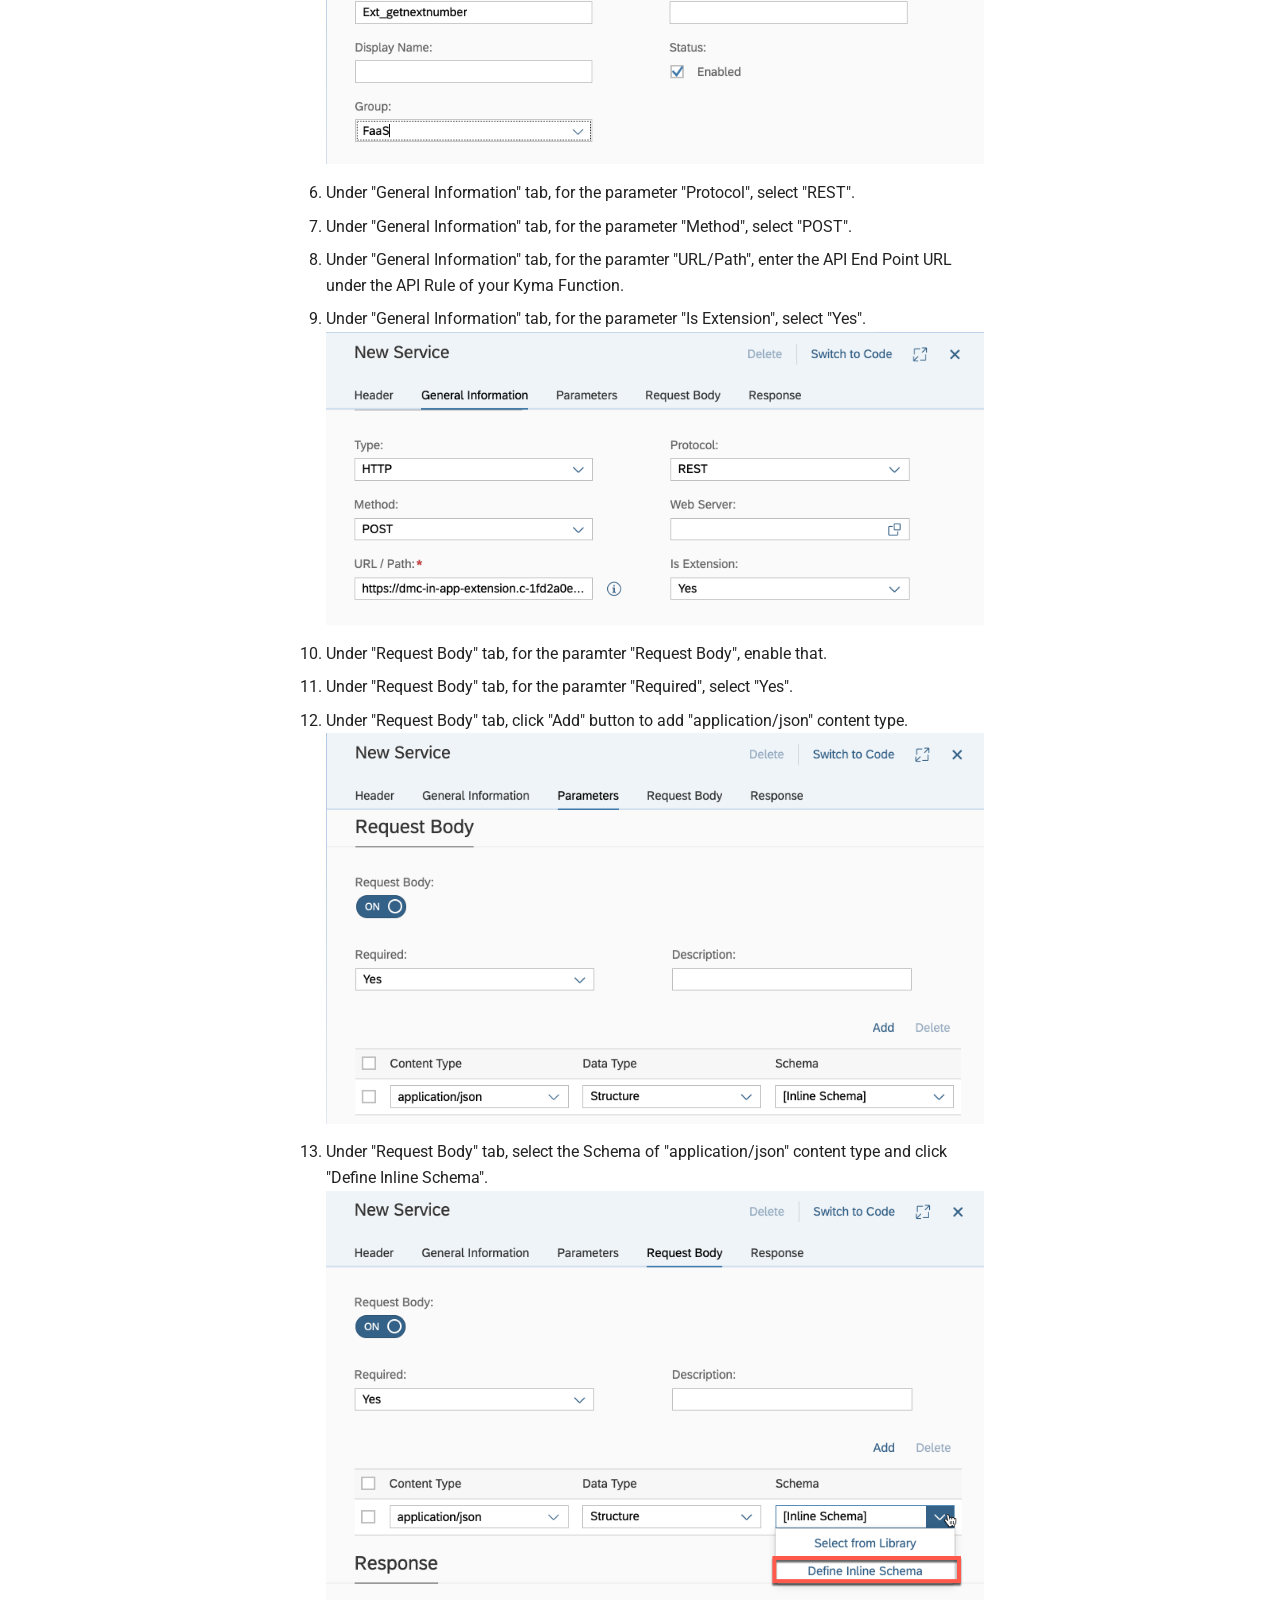
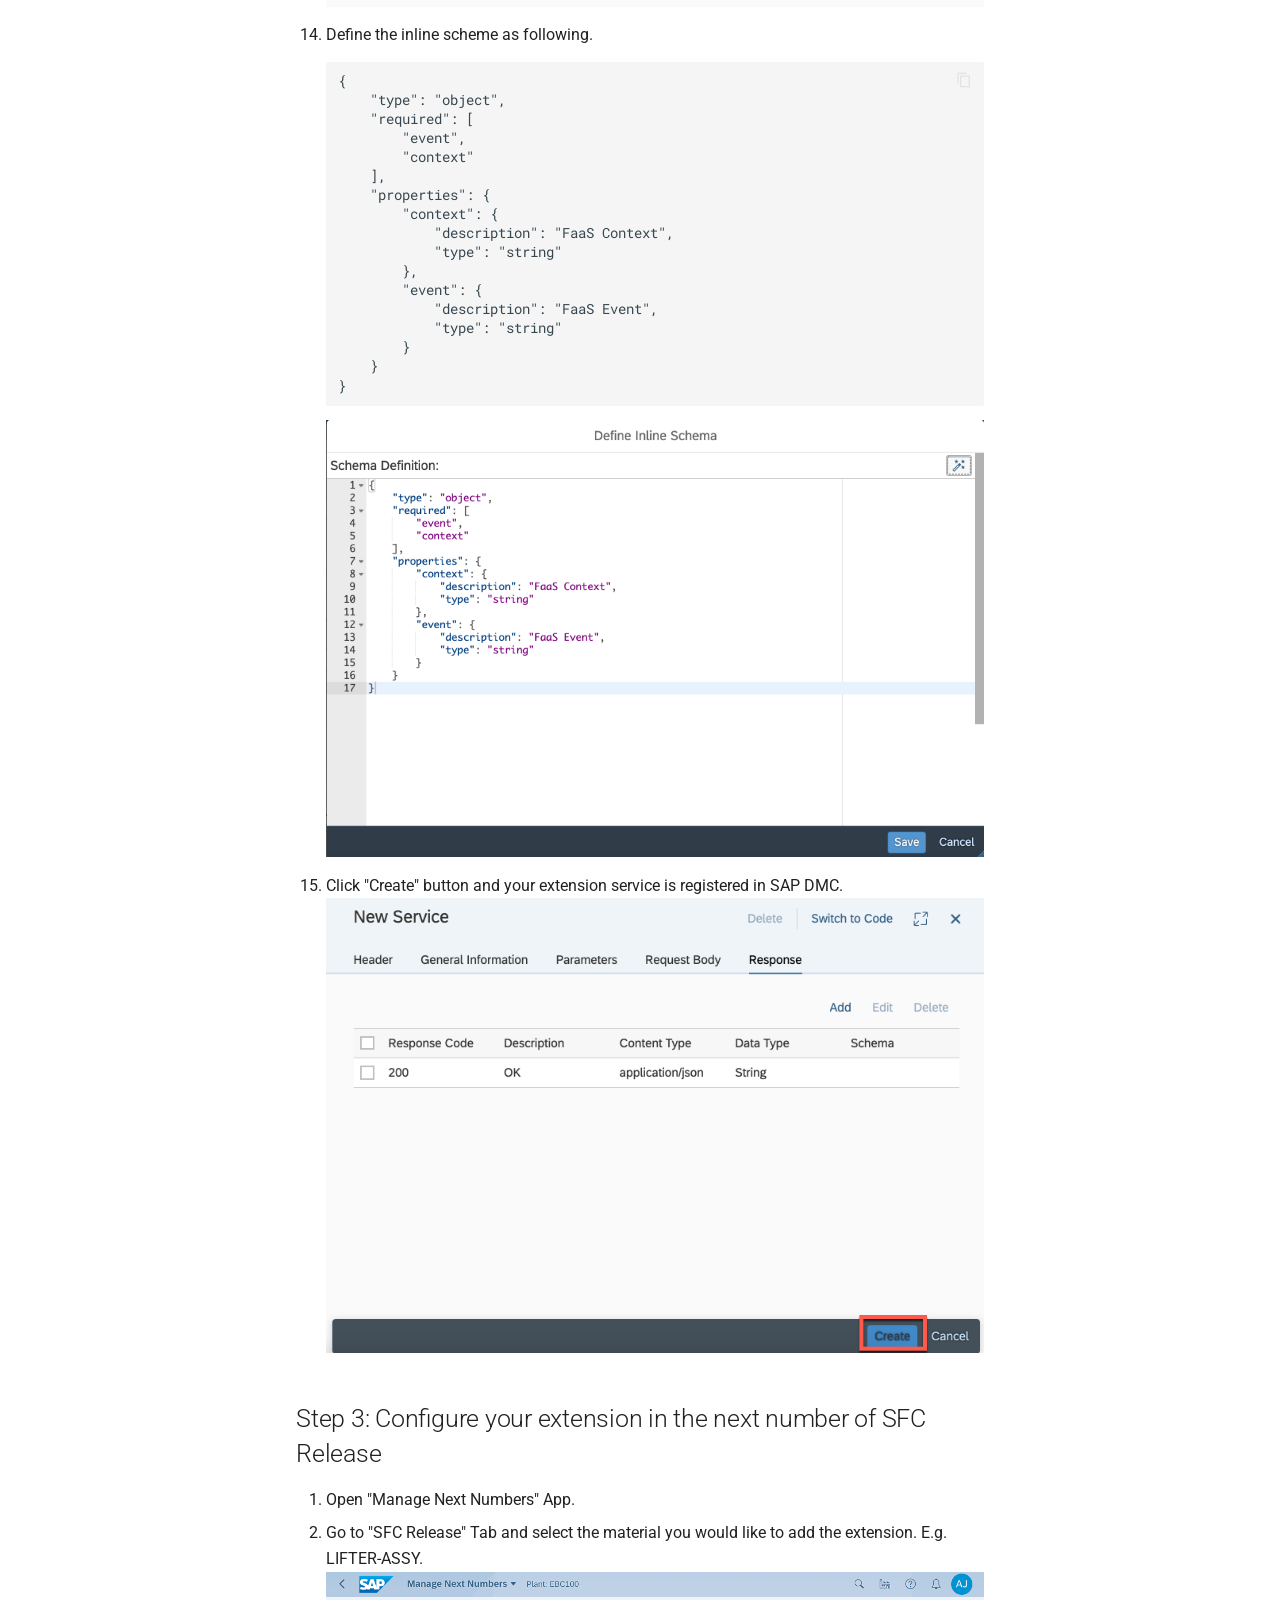
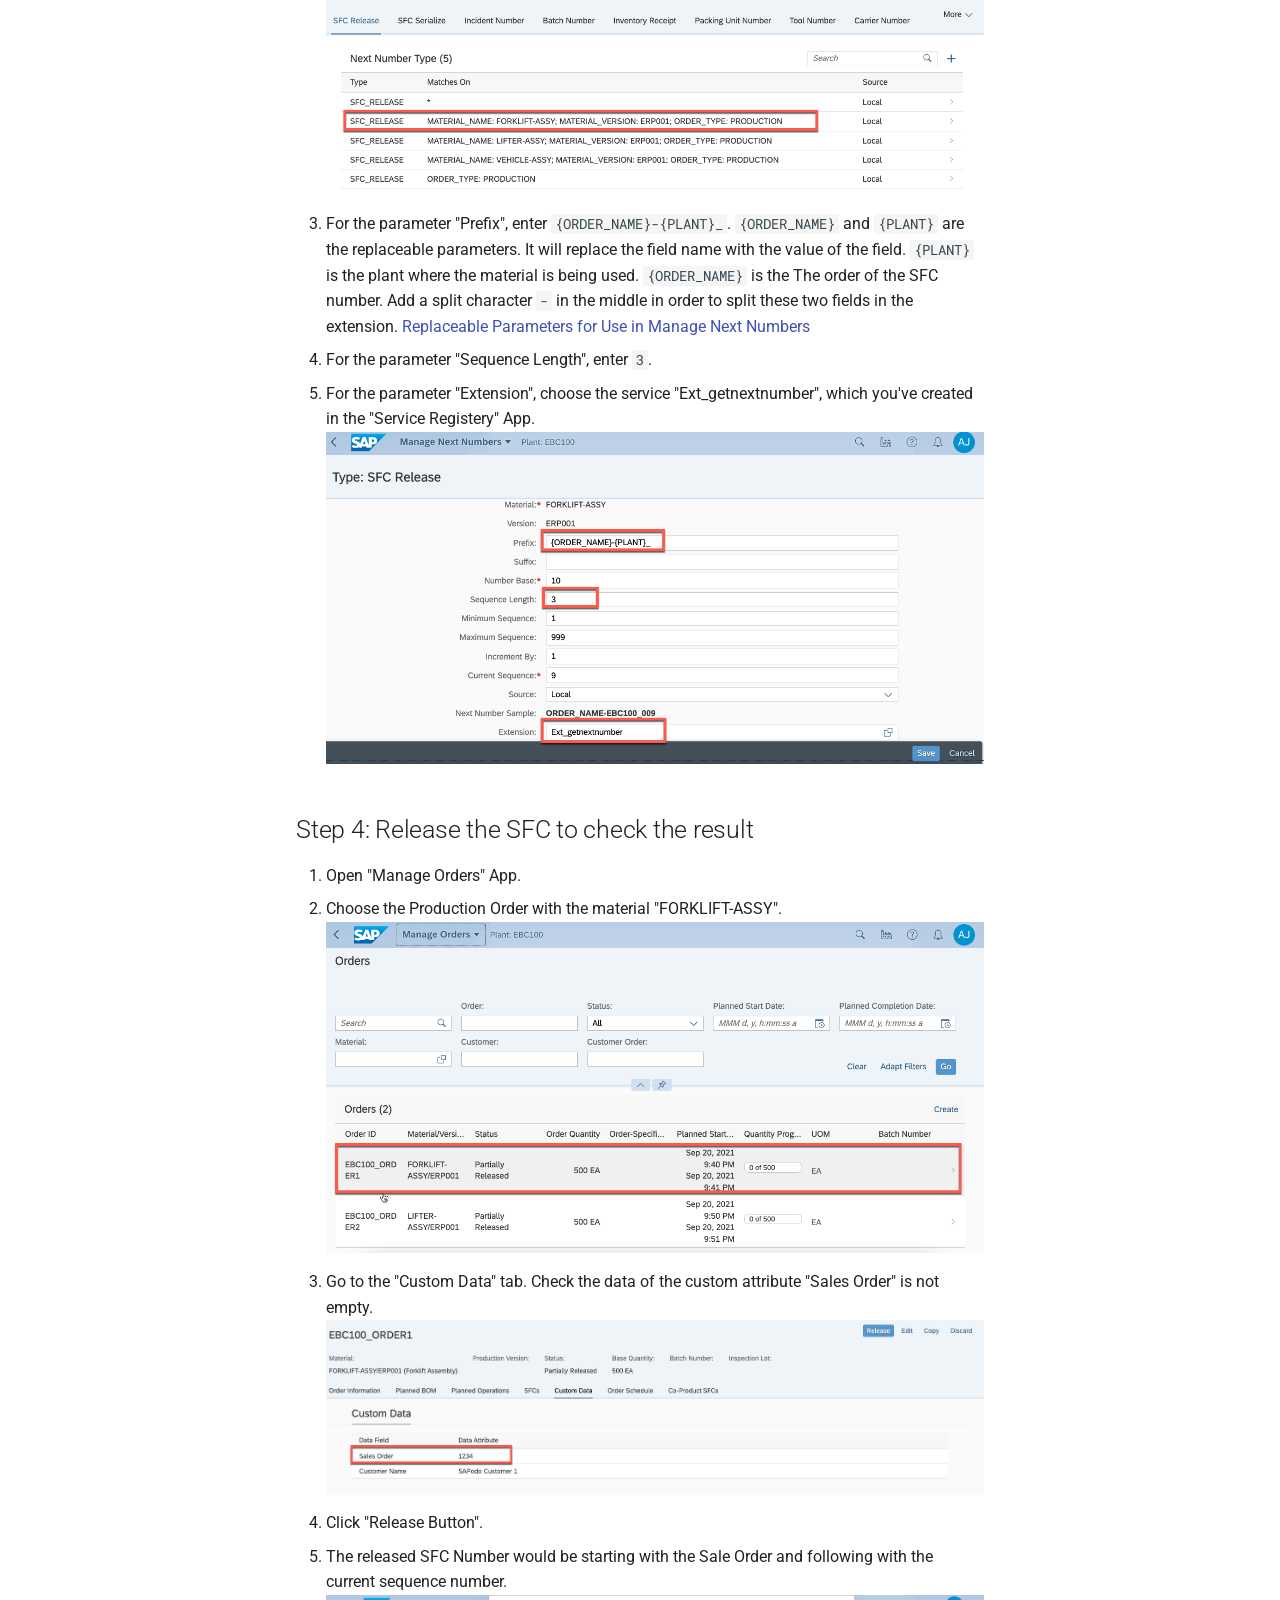
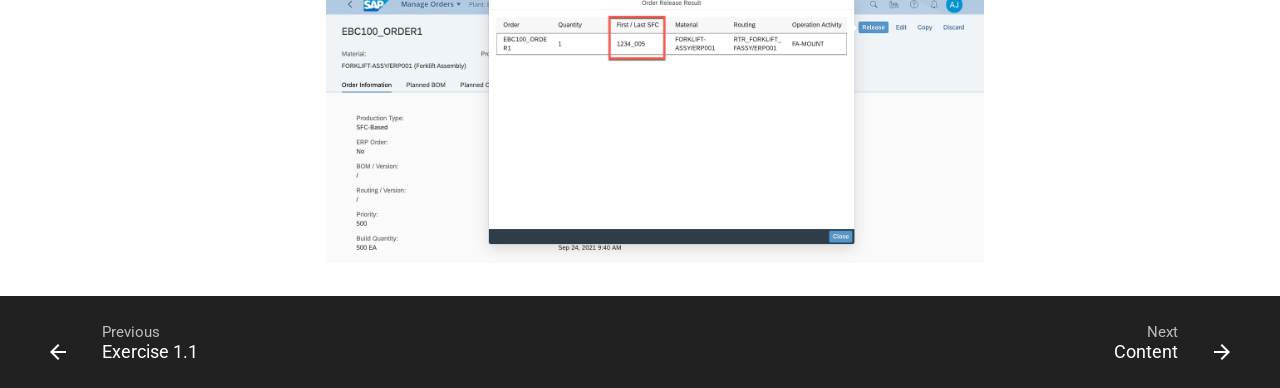
<file: Exercise1.2.html>
<!doctype html>
<html lang="en" class="no-js">
  <head>
    
      <meta charset="utf-8">
      <meta name="viewport" content="width=device-width,initial-scale=1">
      <meta http-equiv="x-ua-compatible" content="ie=edge">
      
      
      
      
        <meta name="lang:clipboard.copy" content="Copy to clipboard">
      
        <meta name="lang:clipboard.copied" content="Copied to clipboard">
      
        <meta name="lang:search.language" content="en">
      
        <meta name="lang:search.pipeline.stopwords" content="True">
      
        <meta name="lang:search.pipeline.trimmer" content="True">
      
        <meta name="lang:search.result.none" content="No matching documents">
      
        <meta name="lang:search.result.one" content="1 matching document">
      
        <meta name="lang:search.result.other" content="# matching documents">
      
        <meta name="lang:search.tokenizer" content="[\s\-]+">
      
      <link rel="shortcut icon" href="assets/favicon.png">
      <meta name="generator" content="mkdocs-1.2.1, mkdocs-material-4.6.3">
    
    
      
        <title>Exercise 1.2 - DMC Extensibility Bootcamp</title>
      
    
    
      <link rel="stylesheet" href="assets/stylesheets/application.adb8469c.css">
      
        <link rel="stylesheet" href="assets/stylesheets/application-palette.a8b3c06d.css">
      
      
        
        
        <meta name="theme-color" content="">
      
    
    
      <script src="assets/javascripts/modernizr.eca31fed.js"></script>
    
    
      
        <link href="https://fonts.gstatic.com" rel="preconnect" crossorigin>
        <link rel="stylesheet" href="https://fonts.googleapis.com/css?family=Roboto:300,400,400i,700%7CRoboto+Mono&display=fallback">
        <style>body,input{font-family:"Roboto","Helvetica Neue",Helvetica,Arial,sans-serif}code,kbd,pre{font-family:"Roboto Mono","Courier New",Courier,monospace}</style>
      
    
    <link rel="stylesheet" href="assets/fonts/material-icons.css">
    
    
      <link rel="stylesheet" href="theme/stylesheets/extra.css">
    
    
      
    
    
  </head>
  
    
    
    <body dir="ltr" data-md-color-primary="black" data-md-color-accent="blue">
  
    <svg class="md-svg">
      <defs>
        
        
          <svg xmlns="http://www.w3.org/2000/svg" width="416" height="448" viewBox="0 0 416 448" id="__github"><path fill="currentColor" d="M160 304q0 10-3.125 20.5t-10.75 19T128 352t-18.125-8.5-10.75-19T96 304t3.125-20.5 10.75-19T128 256t18.125 8.5 10.75 19T160 304zm160 0q0 10-3.125 20.5t-10.75 19T288 352t-18.125-8.5-10.75-19T256 304t3.125-20.5 10.75-19T288 256t18.125 8.5 10.75 19T320 304zm40 0q0-30-17.25-51T296 232q-10.25 0-48.75 5.25Q229.5 240 208 240t-39.25-2.75Q130.75 232 120 232q-29.5 0-46.75 21T56 304q0 22 8 38.375t20.25 25.75 30.5 15 35 7.375 37.25 1.75h42q20.5 0 37.25-1.75t35-7.375 30.5-15 20.25-25.75T360 304zm56-44q0 51.75-15.25 82.75-9.5 19.25-26.375 33.25t-35.25 21.5-42.5 11.875-42.875 5.5T212 416q-19.5 0-35.5-.75t-36.875-3.125-38.125-7.5-34.25-12.875T37 371.5t-21.5-28.75Q0 312 0 260q0-59.25 34-99-6.75-20.5-6.75-42.5 0-29 12.75-54.5 27 0 47.5 9.875t47.25 30.875Q171.5 96 212 96q37 0 70 8 26.25-20.5 46.75-30.25T376 64q12.75 25.5 12.75 54.5 0 21.75-6.75 42 34 40 34 99.5z"/></svg>
        
      </defs>
    </svg>
    <input class="md-toggle" data-md-toggle="drawer" type="checkbox" id="__drawer" autocomplete="off">
    <input class="md-toggle" data-md-toggle="search" type="checkbox" id="__search" autocomplete="off">
    <label class="md-overlay" data-md-component="overlay" for="__drawer"></label>
    
      <a href="#exercise-12-release-production-order" tabindex="0" class="md-skip">
        Skip to content
      </a>
    
    
      <header class="md-header" data-md-component="header">
  <nav class="md-header-nav md-grid">
    <div class="md-flex">
      <div class="md-flex__cell md-flex__cell--shrink">
        <a href="." title="DMC Extensibility Bootcamp" aria-label="DMC Extensibility Bootcamp" class="md-header-nav__button md-logo">
          
            <img alt="logo" src="assets/logo_sap.jpeg" width="24" height="24">
          
        </a>
      </div>
      <div class="md-flex__cell md-flex__cell--shrink">
        <label class="md-icon md-icon--menu md-header-nav__button" for="__drawer"></label>
      </div>
      <div class="md-flex__cell md-flex__cell--stretch">
        <div class="md-flex__ellipsis md-header-nav__title" data-md-component="title">
          
            <span class="md-header-nav__topic">
              DMC Extensibility Bootcamp
            </span>
            <span class="md-header-nav__topic">
              
                Exercise 1.2
              
            </span>
          
        </div>
      </div>
      <div class="md-flex__cell md-flex__cell--shrink">
        
          <label class="md-icon md-icon--search md-header-nav__button" for="__search"></label>
          
<div class="md-search" data-md-component="search" role="dialog">
  <label class="md-search__overlay" for="__search"></label>
  <div class="md-search__inner" role="search">
    <form class="md-search__form" name="search">
      <input type="text" class="md-search__input" aria-label="search" name="query" placeholder="Search" autocapitalize="off" autocorrect="off" autocomplete="off" spellcheck="false" data-md-component="query" data-md-state="active">
      <label class="md-icon md-search__icon" for="__search"></label>
      <button type="reset" class="md-icon md-search__icon" data-md-component="reset" tabindex="-1">
        &#xE5CD;
      </button>
    </form>
    <div class="md-search__output">
      <div class="md-search__scrollwrap" data-md-scrollfix>
        <div class="md-search-result" data-md-component="result">
          <div class="md-search-result__meta">
            Type to start searching
          </div>
          <ol class="md-search-result__list"></ol>
        </div>
      </div>
    </div>
  </div>
</div>
        
      </div>
      
        <div class="md-flex__cell md-flex__cell--shrink">
          <div class="md-header-nav__source">
            


  

<a href="https://github.com/SAP-samples/digital-manufacturing-extension-samples/" title="Go to repository" class="md-source" data-md-source="github">
  
    <div class="md-source__icon">
      <svg viewBox="0 0 24 24" width="24" height="24">
        <use xlink:href="#__github" width="24" height="24"></use>
      </svg>
    </div>
  
  <div class="md-source__repository">
    GitHub
  </div>
</a>
          </div>
        </div>
      
    </div>
  </nav>
</header>
    
    <div class="md-container">
      
        
      
      
        

  

<nav class="md-tabs md-tabs--active" data-md-component="tabs">
  <div class="md-tabs__inner md-grid">
    <ul class="md-tabs__list">
      
        
  
  
    <li class="md-tabs__item">
      
        <a href="index.html" class="md-tabs__link">
          Unit 1
        </a>
      
    </li>
  

      
        
  
  
    <li class="md-tabs__item">
      
        <a href="Field%26IntegrationExtensions.html" class="md-tabs__link">
          Unit 2
        </a>
      
    </li>
  

      
        
  
  
    <li class="md-tabs__item">
      
        <a href="InAppExtensions.html" class="md-tabs__link">
          Unit 3
        </a>
      
    </li>
  

      
        
  
  
    <li class="md-tabs__item">
      
        <a href="Exercise1.1.html" class="md-tabs__link md-tabs__link--active">
          Exercise 1
        </a>
      
    </li>
  

      
        
  
  
    <li class="md-tabs__item">
      
        <a href="FAQ.html" class="md-tabs__link">
          FAQ
        </a>
      
    </li>
  

      
        
  
  
    <li class="md-tabs__item">
      
        <a href="ParticipantGuide.html" class="md-tabs__link">
          Participant Guide
        </a>
      
    </li>
  

      
    </ul>
  </div>
</nav>
      
      <main class="md-main" role="main">
        <div class="md-main__inner md-grid" data-md-component="container">
          
            
              <div class="md-sidebar md-sidebar--primary" data-md-component="navigation">
                <div class="md-sidebar__scrollwrap">
                  <div class="md-sidebar__inner">
                    <nav class="md-nav md-nav--primary" data-md-level="0">
  <label class="md-nav__title md-nav__title--site" for="__drawer">
    <a href="." title="DMC Extensibility Bootcamp" class="md-nav__button md-logo">
      
        <img alt="logo" src="assets/logo_sap.jpeg" width="48" height="48">
      
    </a>
    DMC Extensibility Bootcamp
  </label>
  
    <div class="md-nav__source">
      


  

<a href="https://github.com/SAP-samples/digital-manufacturing-extension-samples/" title="Go to repository" class="md-source" data-md-source="github">
  
    <div class="md-source__icon">
      <svg viewBox="0 0 24 24" width="24" height="24">
        <use xlink:href="#__github" width="24" height="24"></use>
      </svg>
    </div>
  
  <div class="md-source__repository">
    GitHub
  </div>
</a>
    </div>
  
  <ul class="md-nav__list" data-md-scrollfix>
    
      
      
      


  <li class="md-nav__item md-nav__item--nested">
    
      <input class="md-toggle md-nav__toggle" data-md-toggle="nav-1" type="checkbox" id="nav-1">
    
    <label class="md-nav__link" for="nav-1">
      Unit 1
    </label>
    <nav class="md-nav" data-md-component="collapsible" data-md-level="1">
      <label class="md-nav__title" for="nav-1">
        Unit 1
      </label>
      <ul class="md-nav__list" data-md-scrollfix>
        
        
          
          
          


  <li class="md-nav__item">
    <a href="index.html" title="Overview" class="md-nav__link">
      Overview
    </a>
  </li>

        
          
          
          


  <li class="md-nav__item">
    <a href="BTPExtensionSuite.html" title="BTP Extension Suite" class="md-nav__link">
      BTP Extension Suite
    </a>
  </li>

        
          
          
          


  <li class="md-nav__item">
    <a href="DMCUseCases.html" title="DMC Use Cases" class="md-nav__link">
      DMC Use Cases
    </a>
  </li>

        
          
          
          


  <li class="md-nav__item">
    <a href="BootcampUseCase.html" title="Bootcamp Scenario" class="md-nav__link">
      Bootcamp Scenario
    </a>
  </li>

        
      </ul>
    </nav>
  </li>

    
      
      
      


  <li class="md-nav__item md-nav__item--nested">
    
      <input class="md-toggle md-nav__toggle" data-md-toggle="nav-2" type="checkbox" id="nav-2">
    
    <label class="md-nav__link" for="nav-2">
      Unit 2
    </label>
    <nav class="md-nav" data-md-component="collapsible" data-md-level="1">
      <label class="md-nav__title" for="nav-2">
        Unit 2
      </label>
      <ul class="md-nav__list" data-md-scrollfix>
        
        
          
          
          


  <li class="md-nav__item">
    <a href="Field%26IntegrationExtensions.html" title="Content" class="md-nav__link">
      Content
    </a>
  </li>

        
      </ul>
    </nav>
  </li>

    
      
      
      


  <li class="md-nav__item md-nav__item--nested">
    
      <input class="md-toggle md-nav__toggle" data-md-toggle="nav-3" type="checkbox" id="nav-3">
    
    <label class="md-nav__link" for="nav-3">
      Unit 3
    </label>
    <nav class="md-nav" data-md-component="collapsible" data-md-level="1">
      <label class="md-nav__title" for="nav-3">
        Unit 3
      </label>
      <ul class="md-nav__list" data-md-scrollfix>
        
        
          
          
          


  <li class="md-nav__item">
    <a href="InAppExtensions.html" title="Content" class="md-nav__link">
      Content
    </a>
  </li>

        
      </ul>
    </nav>
  </li>

    
      
      
      

  


  <li class="md-nav__item md-nav__item--active md-nav__item--nested">
    
      <input class="md-toggle md-nav__toggle" data-md-toggle="nav-4" type="checkbox" id="nav-4" checked>
    
    <label class="md-nav__link" for="nav-4">
      Exercise 1
    </label>
    <nav class="md-nav" data-md-component="collapsible" data-md-level="1">
      <label class="md-nav__title" for="nav-4">
        Exercise 1
      </label>
      <ul class="md-nav__list" data-md-scrollfix>
        
        
          
          
          


  <li class="md-nav__item">
    <a href="Exercise1.1.html" title="Exercise 1.1" class="md-nav__link">
      Exercise 1.1
    </a>
  </li>

        
          
          
          

  


  <li class="md-nav__item md-nav__item--active">
    
    <input class="md-toggle md-nav__toggle" data-md-toggle="toc" type="checkbox" id="__toc">
    
      
    
    
      <label class="md-nav__link md-nav__link--active" for="__toc">
        Exercise 1.2
      </label>
    
    <a href="Exercise1.2.html" title="Exercise 1.2" class="md-nav__link md-nav__link--active">
      Exercise 1.2
    </a>
    
      
<nav class="md-nav md-nav--secondary">
  
  
    
  
  
    <label class="md-nav__title" for="__toc">Table of contents</label>
    <ul class="md-nav__list" data-md-scrollfix>
      
        <li class="md-nav__item">
  <a href="#overview" class="md-nav__link">
    Overview
  </a>
  
</li>
      
        <li class="md-nav__item">
  <a href="#step-1-build-your-custom-function-in-kyma-runtime" class="md-nav__link">
    Step 1: Build your custom function in Kyma Runtime
  </a>
  
</li>
      
        <li class="md-nav__item">
  <a href="#step-2-register-your-extension-in-service-registry" class="md-nav__link">
    Step 2: Register your extension in service registry
  </a>
  
</li>
      
        <li class="md-nav__item">
  <a href="#step-3-configure-your-extension-in-the-next-number-of-sfc-release" class="md-nav__link">
    Step 3: Configure your extension in the next number of SFC Release
  </a>
  
</li>
      
        <li class="md-nav__item">
  <a href="#step-4-release-the-sfc-to-check-the-result" class="md-nav__link">
    Step 4: Release the SFC to check the result
  </a>
  
</li>
      
      
      
      
      
    </ul>
  
</nav>
    
  </li>

        
      </ul>
    </nav>
  </li>

    
      
      
      


  <li class="md-nav__item md-nav__item--nested">
    
      <input class="md-toggle md-nav__toggle" data-md-toggle="nav-5" type="checkbox" id="nav-5">
    
    <label class="md-nav__link" for="nav-5">
      FAQ
    </label>
    <nav class="md-nav" data-md-component="collapsible" data-md-level="1">
      <label class="md-nav__title" for="nav-5">
        FAQ
      </label>
      <ul class="md-nav__list" data-md-scrollfix>
        
        
          
          
          


  <li class="md-nav__item">
    <a href="FAQ.html" title="Content" class="md-nav__link">
      Content
    </a>
  </li>

        
      </ul>
    </nav>
  </li>

    
      
      
      


  <li class="md-nav__item md-nav__item--nested">
    
      <input class="md-toggle md-nav__toggle" data-md-toggle="nav-6" type="checkbox" id="nav-6">
    
    <label class="md-nav__link" for="nav-6">
      Participant Guide
    </label>
    <nav class="md-nav" data-md-component="collapsible" data-md-level="1">
      <label class="md-nav__title" for="nav-6">
        Participant Guide
      </label>
      <ul class="md-nav__list" data-md-scrollfix>
        
        
          
          
          


  <li class="md-nav__item">
    <a href="ParticipantGuide.html" title="Content" class="md-nav__link">
      Content
    </a>
  </li>

        
      </ul>
    </nav>
  </li>

    
  </ul>
</nav>
                  </div>
                </div>
              </div>
            
            
              <div class="md-sidebar md-sidebar--secondary" data-md-component="toc">
                <div class="md-sidebar__scrollwrap">
                  <div class="md-sidebar__inner">
                    
<nav class="md-nav md-nav--secondary">
  
  
    
  
  
    <label class="md-nav__title" for="__toc">Table of contents</label>
    <ul class="md-nav__list" data-md-scrollfix>
      
        <li class="md-nav__item">
  <a href="#overview" class="md-nav__link">
    Overview
  </a>
  
</li>
      
        <li class="md-nav__item">
  <a href="#step-1-build-your-custom-function-in-kyma-runtime" class="md-nav__link">
    Step 1: Build your custom function in Kyma Runtime
  </a>
  
</li>
      
        <li class="md-nav__item">
  <a href="#step-2-register-your-extension-in-service-registry" class="md-nav__link">
    Step 2: Register your extension in service registry
  </a>
  
</li>
      
        <li class="md-nav__item">
  <a href="#step-3-configure-your-extension-in-the-next-number-of-sfc-release" class="md-nav__link">
    Step 3: Configure your extension in the next number of SFC Release
  </a>
  
</li>
      
        <li class="md-nav__item">
  <a href="#step-4-release-the-sfc-to-check-the-result" class="md-nav__link">
    Step 4: Release the SFC to check the result
  </a>
  
</li>
      
      
      
      
      
    </ul>
  
</nav>
                  </div>
                </div>
              </div>
            
          
          <div class="md-content">
            <article class="md-content__inner md-typeset">
              
                
                  <a href="https://github.com/SAP-samples/digital-manufacturing-extension-samples/edit/master/docs/Exercise1.2.md" title="Edit this page" class="md-icon md-content__icon">&#xE3C9;</a>
                
                
                <h1 id="exercise-12-release-production-order">Exercise 1.2 - Release Production Order<a class="headerlink" href="#exercise-12-release-production-order" title="Permanent link">&para;</a></h1>
<h2 id="overview">Overview<a class="headerlink" href="#overview" title="Permanent link">&para;</a></h2>
<p>In this exercise, we would like to show you how you can release Production Order and generate the SFC next number based on custom business requirement. The next number of SFC release would be generated based on the custom field (e.g. Sales Order) of the production order.</p>
<h2 id="step-1-build-your-custom-function-in-kyma-runtime">Step 1: Build your custom function in Kyma Runtime<a class="headerlink" href="#step-1-build-your-custom-function-in-kyma-runtime" title="Permanent link">&para;</a></h2>
<ol>
<li>
<p>Access to your Kyma Dashboard.
<img alt="" src="assets/Exercise1.1_AccessKymaDashboard.png" /></p>
</li>
<li>
<p>Under the "Namespaces" section, click the "Add new namespace" button to create a new namespace. 
<img alt="" src="assets/Exercise1.1_AddNewNamespace2.png" /></p>
</li>
<li>
<p>Enter the name of your namespace, e.g dmc-extension.
<img alt="" src="assets/Exercise1.1_AddNewNamespace.png" /></p>
</li>
<li>
<p>Under the "Namespaces" section, select the newly created namespace to access that.
<img alt="" src="assets/Exercise1.1_SelectNamespace.png" /></p>
</li>
<li>
<p>Go to the "Workloads" section, then click the "Functions" section and click the button "Create Function" to create a new function.
<img alt="" src="assets/Exercise1.1_CreateFunction2.png" /></p>
</li>
<li>
<p>Enter the name of your function, e.g get-nextnumber and click Create.
<img alt="" src="assets/Exercise1.1_CreateFunction.png" /></p>
</li>
<li>
<p>Go to the "Source" tab under "Code" tab, copy the sample code "index.js" from <a href="https://github.tools.sap/DigitalManufacturingExtensions/DMCExtensibilityBootcamp/blob/master/DMC_InAppExtensions/index.js">Github Sample Code</a> and paste in the inline editor.
<img alt="" src="assets/Exercise1.1_CopyIndexJS.png" /></p>
</li>
<li>
<p>Go to the "Dependencies" tab under "Code" tab, copy the sample code "package.json" from <a href="https://github.tools.sap/DigitalManufacturingExtensions/DMCExtensibilityBootcamp/blob/master/DMC_InAppExtensions/package.json">Github Sample Code</a> and paste in the inline editor.
<img alt="" src="assets/Exercise1.1_CopyPackageJson.png" /></p>
</li>
<li>
<p>Click "Save" button, which automatically triggers the build and deployment process. Once it is finished, your function will be in the "RUNNING" status.
<img alt="" src="assets/Exercise1.1_SaveCodeChanges.png" /></p>
</li>
<li>
<p>Go to the "Configuration" tab and click the "Expose Function" button.
<img alt="" src="assets/Exercise1.1_ExposeFunction.png" /></p>
</li>
<li>
<p>Enter the name (e.g dmc-in-app-extension) and hostname (e.g dmc-in-app-extension) to create API rule.
<img alt="" src="assets/Exercise1.1_CreateAPIRule.png" /></p>
</li>
<li>
<p>You can find your API End Point URL under the "API Rules". 
<img alt="" src="assets/Exercise1.1_DisplayAPIRule.png" /></p>
</li>
</ol>
<h2 id="step-2-register-your-extension-in-service-registry">Step 2: Register your extension in service registry<a class="headerlink" href="#step-2-register-your-extension-in-service-registry" title="Permanent link">&para;</a></h2>
<ol>
<li>
<p>Open "Manage Service Registery" App in SAP DMC.</p>
</li>
<li>
<p>Click "Create" button.
<img alt="" src="assets/Exercise1.2_CreateService.png" /></p>
</li>
<li>
<p>Under "Header" tab, for the parameter "Server Name", enter the name accordingly. E.g."Ext_getnextnumber".</p>
</li>
<li>
<p>Under "Header" tab, for the paramter "Group", select "FaaS".</p>
</li>
<li>
<p>Under "Header" tab, for the paramter "Status", enable that.
<img alt="" src="assets/Exercise1.2_CreateService2.png" /></p>
</li>
<li>
<p>Under "General Information" tab, for the parameter "Protocol", select "REST".</p>
</li>
<li>
<p>Under "General Information" tab, for the parameter "Method", select "POST".</p>
</li>
<li>
<p>Under "General Information" tab, for the paramter "URL/Path", enter the API End Point URL under the API Rule of your Kyma Function.</p>
</li>
<li>
<p>Under "General Information" tab, for the parameter "Is Extension", select "Yes".
<img alt="" src="assets/Exercise1.2_CreateServiceGeneralInformation.png" /></p>
</li>
<li>
<p>Under "Request Body" tab, for the paramter "Request Body", enable that.</p>
</li>
<li>
<p>Under "Request Body" tab, for the paramter "Required", select "Yes".</p>
</li>
<li>
<p>Under "Request Body" tab, click "Add" button to add "application/json" content type.
<img alt="" src="assets/Exercise1.2_CreateServiceRequestBody.png" /></p>
</li>
<li>
<p>Under "Request Body" tab, select the Schema of "application/json" content type and click "Define Inline Schema".
<img alt="" src="assets/Exercise1.2_CreateServiceRequestBodyDefineSchema.png" /></p>
</li>
<li>
<p>Define the inline scheme as following.</p>
<pre><code>{
    "type": "object",
    "required": [
        "event",
        "context"
    ],
    "properties": {
        "context": {
            "description": "FaaS Context",
            "type": "string"
        },
        "event": {
            "description": "FaaS Event",
            "type": "string"
        }
    }
}
</code></pre>
<p><img alt="" src="assets/Exercise1.2_CreateServiceRequestBodyDefineSchema2.png" /></p>
</li>
<li>
<p>Click "Create" button and your extension service is registered in SAP DMC.
<img alt="" src="assets/Exercise1.2_CreateService3.png" /></p>
</li>
</ol>
<h2 id="step-3-configure-your-extension-in-the-next-number-of-sfc-release">Step 3: Configure your extension in the next number of SFC Release<a class="headerlink" href="#step-3-configure-your-extension-in-the-next-number-of-sfc-release" title="Permanent link">&para;</a></h2>
<ol>
<li>
<p>Open "Manage Next Numbers" App.</p>
</li>
<li>
<p>Go to "SFC Release" Tab and select the material you would like to add the extension. E.g. LIFTER-ASSY.
<img alt="" src="assets/Exercise1.2_SelectMaterial.png" /></p>
</li>
<li>
<p>For the parameter "Prefix", enter <code>{ORDER_NAME}-{PLANT}_</code>. <code>{ORDER_NAME}</code> and <code>{PLANT}</code> are the replaceable parameters. It will replace the field name with the value of the field. <code>{PLANT}</code> is the plant where the material is being used. <code>{ORDER_NAME}</code> is the The order of the SFC number. Add a split character <code>-</code> in the middle in order to split these two fields in the extension. 
 <a href="https://help.sap.com/viewer/97c9e9b9fac74be2a023638cd1700b46/latest/en-US/3d61498ec33e44438ae9f32eb8b77e12.html">Replaceable Parameters for Use in Manage Next Numbers</a></p>
</li>
<li>
<p>For the parameter "Sequence Length", enter <code>3</code>.</p>
</li>
<li>
<p>For the parameter "Extension", choose the service "Ext_getnextnumber", which you've created in the "Service Registery" App.
<img alt="" src="assets/Exercise1.2_DefineNextNumber.png" /></p>
</li>
</ol>
<h2 id="step-4-release-the-sfc-to-check-the-result">Step 4: Release the SFC to check the result<a class="headerlink" href="#step-4-release-the-sfc-to-check-the-result" title="Permanent link">&para;</a></h2>
<ol>
<li>
<p>Open "Manage Orders" App.</p>
</li>
<li>
<p>Choose the Production Order with the material "FORKLIFT-ASSY".
<img alt="" src="assets/Exercise1.2_SelectOrder.png" /></p>
</li>
<li>
<p>Go to the "Custom Data" tab. Check the data of the custom attribute  "Sales Order" is not empty.
<img alt="" src="assets/Exercise1_OrderCustomData.png" /></p>
</li>
<li>
<p>Click "Release Button".</p>
</li>
<li>
<p>The released SFC Number would be starting with the Sale Order and following with the current sequence number.
<img alt="" src="assets/Exercise1_ReleaseSFC.png" /></p>
</li>
</ol>
                
                  
                
                
              
              
                


              
            </article>
          </div>
        </div>
      </main>
      
        
<footer class="md-footer">
  
    <div class="md-footer-nav">
      <nav class="md-footer-nav__inner md-grid">
        
          <a href="Exercise1.1.html" title="Exercise 1.1" class="md-flex md-footer-nav__link md-footer-nav__link--prev" rel="prev">
            <div class="md-flex__cell md-flex__cell--shrink">
              <i class="md-icon md-icon--arrow-back md-footer-nav__button"></i>
            </div>
            <div class="md-flex__cell md-flex__cell--stretch md-footer-nav__title">
              <span class="md-flex__ellipsis">
                <span class="md-footer-nav__direction">
                  Previous
                </span>
                Exercise 1.1
              </span>
            </div>
          </a>
        
        
          <a href="FAQ.html" title="Content" class="md-flex md-footer-nav__link md-footer-nav__link--next" rel="next">
            <div class="md-flex__cell md-flex__cell--stretch md-footer-nav__title">
              <span class="md-flex__ellipsis">
                <span class="md-footer-nav__direction">
                  Next
                </span>
                Content
              </span>
            </div>
            <div class="md-flex__cell md-flex__cell--shrink">
              <i class="md-icon md-icon--arrow-forward md-footer-nav__button"></i>
            </div>
          </a>
        
      </nav>
    </div>
  
  <div class="md-footer-meta md-typeset">
    <div class="md-footer-meta__inner md-grid">
      <div class="md-footer-copyright">
        
        powered by
        <a href="https://www.mkdocs.org" target="_blank" rel="noopener">MkDocs</a>
        and
        <a href="https://squidfunk.github.io/mkdocs-material/" target="_blank" rel="noopener">
          Material for MkDocs</a>
      </div>
      
    </div>
  </div>
</footer>
      
    </div>
    
      <script src="assets/javascripts/application.8f58b9eb.js"></script>
      
      <script>app.initialize({version:"1.2.1",url:{base:"."}})</script>
      
        <script src="search/main.js"></script>
      
    
  </body>
</html>
</file>
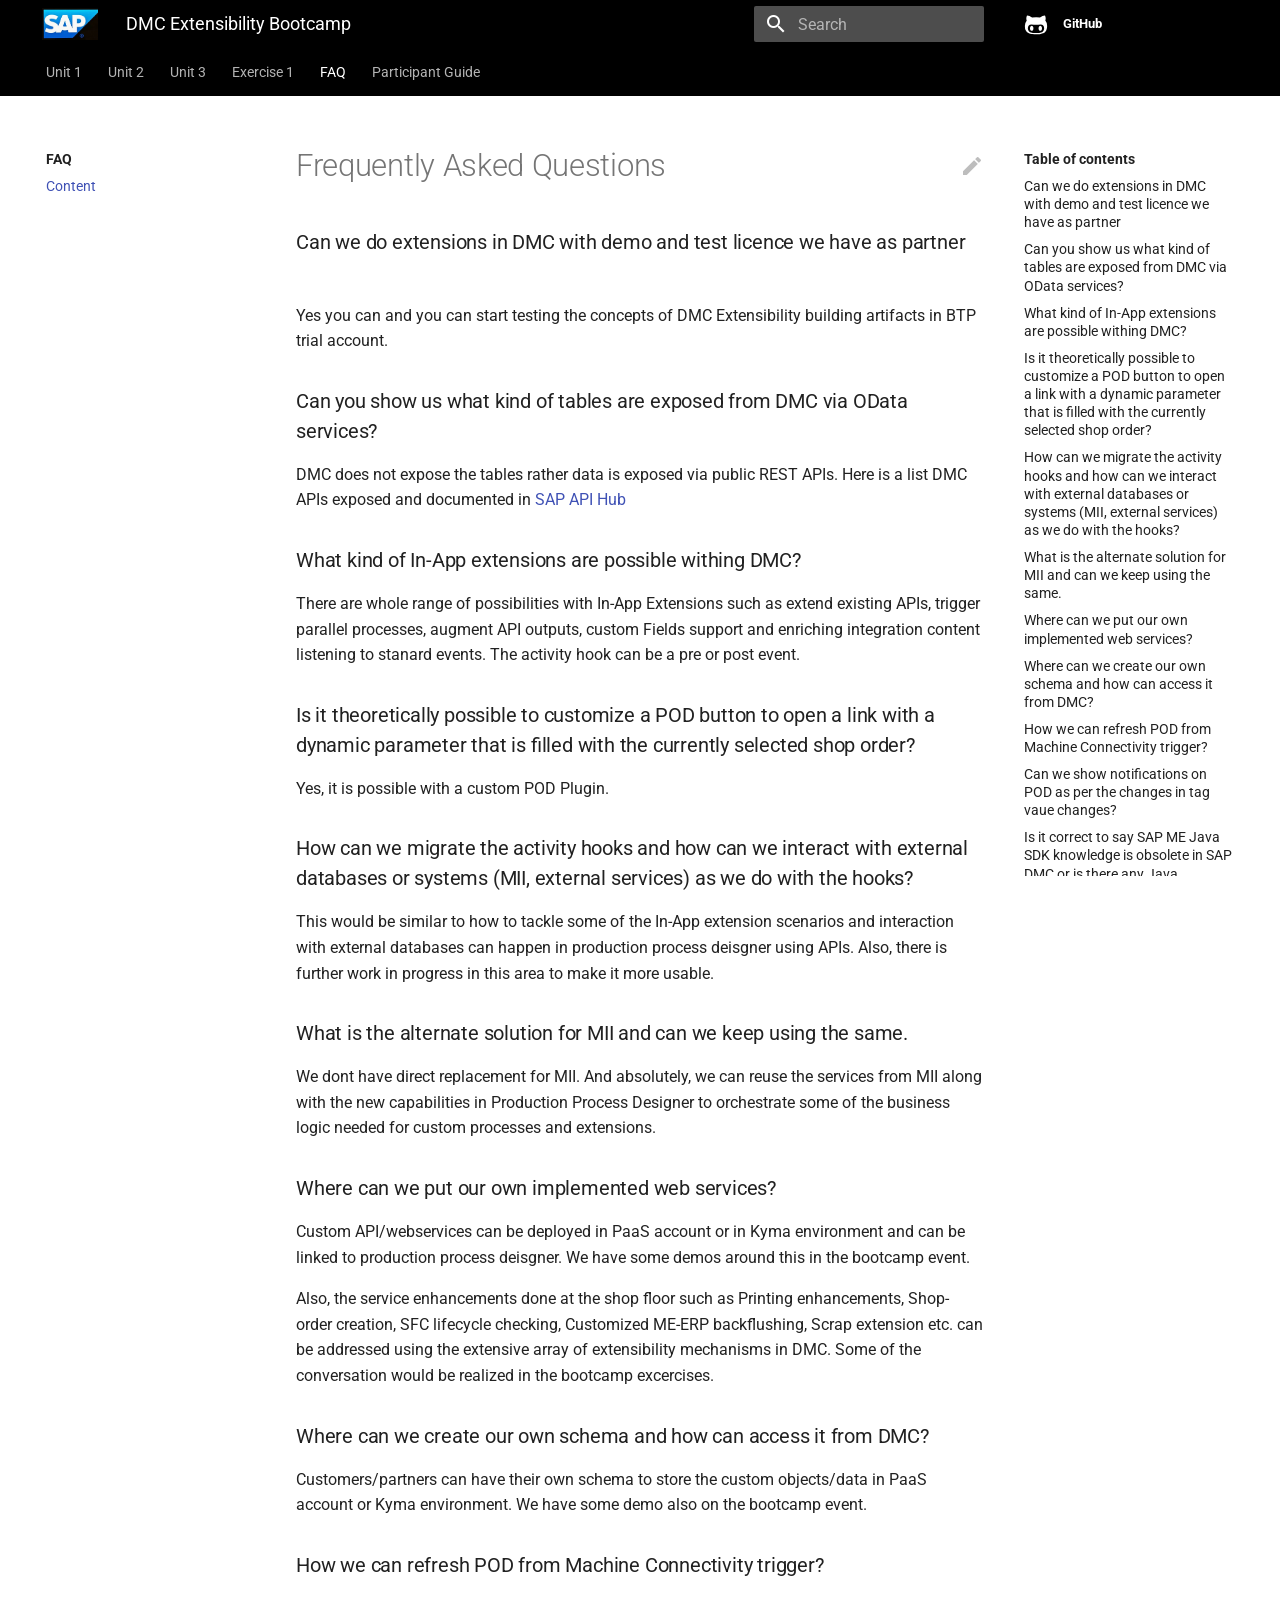
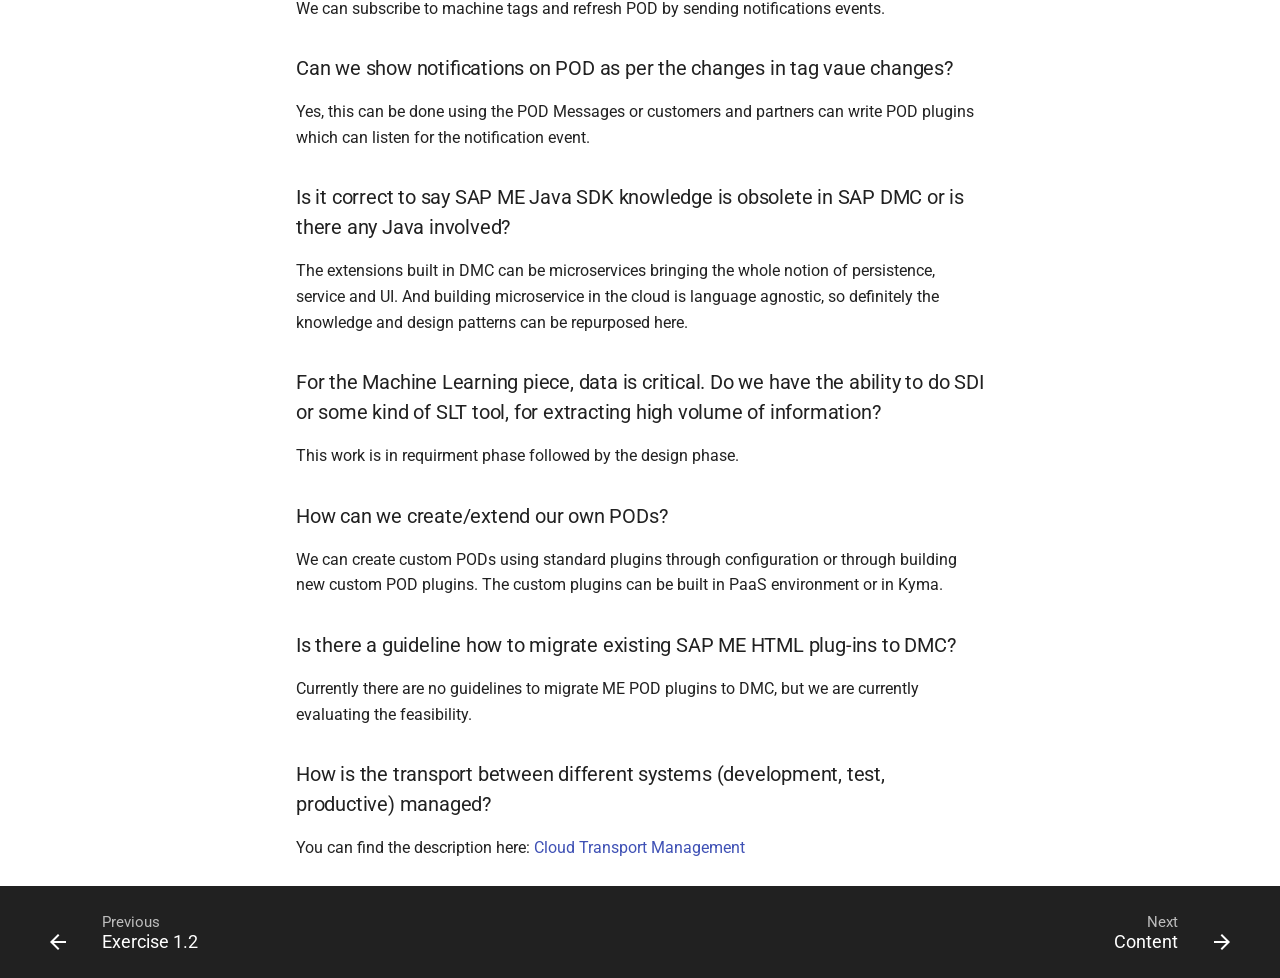
<file: FAQ.html>
<!doctype html>
<html lang="en" class="no-js">
  <head>
    
      <meta charset="utf-8">
      <meta name="viewport" content="width=device-width,initial-scale=1">
      <meta http-equiv="x-ua-compatible" content="ie=edge">
      
      
      
      
        <meta name="lang:clipboard.copy" content="Copy to clipboard">
      
        <meta name="lang:clipboard.copied" content="Copied to clipboard">
      
        <meta name="lang:search.language" content="en">
      
        <meta name="lang:search.pipeline.stopwords" content="True">
      
        <meta name="lang:search.pipeline.trimmer" content="True">
      
        <meta name="lang:search.result.none" content="No matching documents">
      
        <meta name="lang:search.result.one" content="1 matching document">
      
        <meta name="lang:search.result.other" content="# matching documents">
      
        <meta name="lang:search.tokenizer" content="[\s\-]+">
      
      <link rel="shortcut icon" href="assets/favicon.png">
      <meta name="generator" content="mkdocs-1.2.1, mkdocs-material-4.6.3">
    
    
      
        <title>Content - DMC Extensibility Bootcamp</title>
      
    
    
      <link rel="stylesheet" href="assets/stylesheets/application.adb8469c.css">
      
        <link rel="stylesheet" href="assets/stylesheets/application-palette.a8b3c06d.css">
      
      
        
        
        <meta name="theme-color" content="">
      
    
    
      <script src="assets/javascripts/modernizr.eca31fed.js"></script>
    
    
      
        <link href="https://fonts.gstatic.com" rel="preconnect" crossorigin>
        <link rel="stylesheet" href="https://fonts.googleapis.com/css?family=Roboto:300,400,400i,700%7CRoboto+Mono&display=fallback">
        <style>body,input{font-family:"Roboto","Helvetica Neue",Helvetica,Arial,sans-serif}code,kbd,pre{font-family:"Roboto Mono","Courier New",Courier,monospace}</style>
      
    
    <link rel="stylesheet" href="assets/fonts/material-icons.css">
    
    
      <link rel="stylesheet" href="theme/stylesheets/extra.css">
    
    
      
    
    
  </head>
  
    
    
    <body dir="ltr" data-md-color-primary="black" data-md-color-accent="blue">
  
    <svg class="md-svg">
      <defs>
        
        
          <svg xmlns="http://www.w3.org/2000/svg" width="416" height="448" viewBox="0 0 416 448" id="__github"><path fill="currentColor" d="M160 304q0 10-3.125 20.5t-10.75 19T128 352t-18.125-8.5-10.75-19T96 304t3.125-20.5 10.75-19T128 256t18.125 8.5 10.75 19T160 304zm160 0q0 10-3.125 20.5t-10.75 19T288 352t-18.125-8.5-10.75-19T256 304t3.125-20.5 10.75-19T288 256t18.125 8.5 10.75 19T320 304zm40 0q0-30-17.25-51T296 232q-10.25 0-48.75 5.25Q229.5 240 208 240t-39.25-2.75Q130.75 232 120 232q-29.5 0-46.75 21T56 304q0 22 8 38.375t20.25 25.75 30.5 15 35 7.375 37.25 1.75h42q20.5 0 37.25-1.75t35-7.375 30.5-15 20.25-25.75T360 304zm56-44q0 51.75-15.25 82.75-9.5 19.25-26.375 33.25t-35.25 21.5-42.5 11.875-42.875 5.5T212 416q-19.5 0-35.5-.75t-36.875-3.125-38.125-7.5-34.25-12.875T37 371.5t-21.5-28.75Q0 312 0 260q0-59.25 34-99-6.75-20.5-6.75-42.5 0-29 12.75-54.5 27 0 47.5 9.875t47.25 30.875Q171.5 96 212 96q37 0 70 8 26.25-20.5 46.75-30.25T376 64q12.75 25.5 12.75 54.5 0 21.75-6.75 42 34 40 34 99.5z"/></svg>
        
      </defs>
    </svg>
    <input class="md-toggle" data-md-toggle="drawer" type="checkbox" id="__drawer" autocomplete="off">
    <input class="md-toggle" data-md-toggle="search" type="checkbox" id="__search" autocomplete="off">
    <label class="md-overlay" data-md-component="overlay" for="__drawer"></label>
    
      <a href="#frequently-asked-questions" tabindex="0" class="md-skip">
        Skip to content
      </a>
    
    
      <header class="md-header" data-md-component="header">
  <nav class="md-header-nav md-grid">
    <div class="md-flex">
      <div class="md-flex__cell md-flex__cell--shrink">
        <a href="." title="DMC Extensibility Bootcamp" aria-label="DMC Extensibility Bootcamp" class="md-header-nav__button md-logo">
          
            <img alt="logo" src="assets/logo_sap.jpeg" width="24" height="24">
          
        </a>
      </div>
      <div class="md-flex__cell md-flex__cell--shrink">
        <label class="md-icon md-icon--menu md-header-nav__button" for="__drawer"></label>
      </div>
      <div class="md-flex__cell md-flex__cell--stretch">
        <div class="md-flex__ellipsis md-header-nav__title" data-md-component="title">
          
            <span class="md-header-nav__topic">
              DMC Extensibility Bootcamp
            </span>
            <span class="md-header-nav__topic">
              
                Content
              
            </span>
          
        </div>
      </div>
      <div class="md-flex__cell md-flex__cell--shrink">
        
          <label class="md-icon md-icon--search md-header-nav__button" for="__search"></label>
          
<div class="md-search" data-md-component="search" role="dialog">
  <label class="md-search__overlay" for="__search"></label>
  <div class="md-search__inner" role="search">
    <form class="md-search__form" name="search">
      <input type="text" class="md-search__input" aria-label="search" name="query" placeholder="Search" autocapitalize="off" autocorrect="off" autocomplete="off" spellcheck="false" data-md-component="query" data-md-state="active">
      <label class="md-icon md-search__icon" for="__search"></label>
      <button type="reset" class="md-icon md-search__icon" data-md-component="reset" tabindex="-1">
        &#xE5CD;
      </button>
    </form>
    <div class="md-search__output">
      <div class="md-search__scrollwrap" data-md-scrollfix>
        <div class="md-search-result" data-md-component="result">
          <div class="md-search-result__meta">
            Type to start searching
          </div>
          <ol class="md-search-result__list"></ol>
        </div>
      </div>
    </div>
  </div>
</div>
        
      </div>
      
        <div class="md-flex__cell md-flex__cell--shrink">
          <div class="md-header-nav__source">
            


  

<a href="https://github.com/SAP-samples/digital-manufacturing-extension-samples/" title="Go to repository" class="md-source" data-md-source="github">
  
    <div class="md-source__icon">
      <svg viewBox="0 0 24 24" width="24" height="24">
        <use xlink:href="#__github" width="24" height="24"></use>
      </svg>
    </div>
  
  <div class="md-source__repository">
    GitHub
  </div>
</a>
          </div>
        </div>
      
    </div>
  </nav>
</header>
    
    <div class="md-container">
      
        
      
      
        

  

<nav class="md-tabs md-tabs--active" data-md-component="tabs">
  <div class="md-tabs__inner md-grid">
    <ul class="md-tabs__list">
      
        
  
  
    <li class="md-tabs__item">
      
        <a href="index.html" class="md-tabs__link">
          Unit 1
        </a>
      
    </li>
  

      
        
  
  
    <li class="md-tabs__item">
      
        <a href="Field%26IntegrationExtensions.html" class="md-tabs__link">
          Unit 2
        </a>
      
    </li>
  

      
        
  
  
    <li class="md-tabs__item">
      
        <a href="InAppExtensions.html" class="md-tabs__link">
          Unit 3
        </a>
      
    </li>
  

      
        
  
  
    <li class="md-tabs__item">
      
        <a href="Exercise1.1.html" class="md-tabs__link">
          Exercise 1
        </a>
      
    </li>
  

      
        
  
  
    <li class="md-tabs__item">
      
        <a href="FAQ.html" class="md-tabs__link md-tabs__link--active">
          FAQ
        </a>
      
    </li>
  

      
        
  
  
    <li class="md-tabs__item">
      
        <a href="ParticipantGuide.html" class="md-tabs__link">
          Participant Guide
        </a>
      
    </li>
  

      
    </ul>
  </div>
</nav>
      
      <main class="md-main" role="main">
        <div class="md-main__inner md-grid" data-md-component="container">
          
            
              <div class="md-sidebar md-sidebar--primary" data-md-component="navigation">
                <div class="md-sidebar__scrollwrap">
                  <div class="md-sidebar__inner">
                    <nav class="md-nav md-nav--primary" data-md-level="0">
  <label class="md-nav__title md-nav__title--site" for="__drawer">
    <a href="." title="DMC Extensibility Bootcamp" class="md-nav__button md-logo">
      
        <img alt="logo" src="assets/logo_sap.jpeg" width="48" height="48">
      
    </a>
    DMC Extensibility Bootcamp
  </label>
  
    <div class="md-nav__source">
      


  

<a href="https://github.com/SAP-samples/digital-manufacturing-extension-samples/" title="Go to repository" class="md-source" data-md-source="github">
  
    <div class="md-source__icon">
      <svg viewBox="0 0 24 24" width="24" height="24">
        <use xlink:href="#__github" width="24" height="24"></use>
      </svg>
    </div>
  
  <div class="md-source__repository">
    GitHub
  </div>
</a>
    </div>
  
  <ul class="md-nav__list" data-md-scrollfix>
    
      
      
      


  <li class="md-nav__item md-nav__item--nested">
    
      <input class="md-toggle md-nav__toggle" data-md-toggle="nav-1" type="checkbox" id="nav-1">
    
    <label class="md-nav__link" for="nav-1">
      Unit 1
    </label>
    <nav class="md-nav" data-md-component="collapsible" data-md-level="1">
      <label class="md-nav__title" for="nav-1">
        Unit 1
      </label>
      <ul class="md-nav__list" data-md-scrollfix>
        
        
          
          
          


  <li class="md-nav__item">
    <a href="index.html" title="Overview" class="md-nav__link">
      Overview
    </a>
  </li>

        
          
          
          


  <li class="md-nav__item">
    <a href="BTPExtensionSuite.html" title="BTP Extension Suite" class="md-nav__link">
      BTP Extension Suite
    </a>
  </li>

        
          
          
          


  <li class="md-nav__item">
    <a href="DMCUseCases.html" title="DMC Use Cases" class="md-nav__link">
      DMC Use Cases
    </a>
  </li>

        
          
          
          


  <li class="md-nav__item">
    <a href="BootcampUseCase.html" title="Bootcamp Scenario" class="md-nav__link">
      Bootcamp Scenario
    </a>
  </li>

        
      </ul>
    </nav>
  </li>

    
      
      
      


  <li class="md-nav__item md-nav__item--nested">
    
      <input class="md-toggle md-nav__toggle" data-md-toggle="nav-2" type="checkbox" id="nav-2">
    
    <label class="md-nav__link" for="nav-2">
      Unit 2
    </label>
    <nav class="md-nav" data-md-component="collapsible" data-md-level="1">
      <label class="md-nav__title" for="nav-2">
        Unit 2
      </label>
      <ul class="md-nav__list" data-md-scrollfix>
        
        
          
          
          


  <li class="md-nav__item">
    <a href="Field%26IntegrationExtensions.html" title="Content" class="md-nav__link">
      Content
    </a>
  </li>

        
      </ul>
    </nav>
  </li>

    
      
      
      


  <li class="md-nav__item md-nav__item--nested">
    
      <input class="md-toggle md-nav__toggle" data-md-toggle="nav-3" type="checkbox" id="nav-3">
    
    <label class="md-nav__link" for="nav-3">
      Unit 3
    </label>
    <nav class="md-nav" data-md-component="collapsible" data-md-level="1">
      <label class="md-nav__title" for="nav-3">
        Unit 3
      </label>
      <ul class="md-nav__list" data-md-scrollfix>
        
        
          
          
          


  <li class="md-nav__item">
    <a href="InAppExtensions.html" title="Content" class="md-nav__link">
      Content
    </a>
  </li>

        
      </ul>
    </nav>
  </li>

    
      
      
      


  <li class="md-nav__item md-nav__item--nested">
    
      <input class="md-toggle md-nav__toggle" data-md-toggle="nav-4" type="checkbox" id="nav-4">
    
    <label class="md-nav__link" for="nav-4">
      Exercise 1
    </label>
    <nav class="md-nav" data-md-component="collapsible" data-md-level="1">
      <label class="md-nav__title" for="nav-4">
        Exercise 1
      </label>
      <ul class="md-nav__list" data-md-scrollfix>
        
        
          
          
          


  <li class="md-nav__item">
    <a href="Exercise1.1.html" title="Exercise 1.1" class="md-nav__link">
      Exercise 1.1
    </a>
  </li>

        
          
          
          


  <li class="md-nav__item">
    <a href="Exercise1.2.html" title="Exercise 1.2" class="md-nav__link">
      Exercise 1.2
    </a>
  </li>

        
      </ul>
    </nav>
  </li>

    
      
      
      

  


  <li class="md-nav__item md-nav__item--active md-nav__item--nested">
    
      <input class="md-toggle md-nav__toggle" data-md-toggle="nav-5" type="checkbox" id="nav-5" checked>
    
    <label class="md-nav__link" for="nav-5">
      FAQ
    </label>
    <nav class="md-nav" data-md-component="collapsible" data-md-level="1">
      <label class="md-nav__title" for="nav-5">
        FAQ
      </label>
      <ul class="md-nav__list" data-md-scrollfix>
        
        
          
          
          

  


  <li class="md-nav__item md-nav__item--active">
    
    <input class="md-toggle md-nav__toggle" data-md-toggle="toc" type="checkbox" id="__toc">
    
      
    
    
      <label class="md-nav__link md-nav__link--active" for="__toc">
        Content
      </label>
    
    <a href="FAQ.html" title="Content" class="md-nav__link md-nav__link--active">
      Content
    </a>
    
      
<nav class="md-nav md-nav--secondary">
  
  
    
  
  
    <label class="md-nav__title" for="__toc">Table of contents</label>
    <ul class="md-nav__list" data-md-scrollfix>
      
        <li class="md-nav__item">
  <a href="#can-we-do-extensions-in-dmc-with-demo-and-test-licence-we-have-as-partner" class="md-nav__link">
    Can we do extensions in DMC with demo and test licence we have as partner
  </a>
  
</li>
      
        <li class="md-nav__item">
  <a href="#can-you-show-us-what-kind-of-tables-are-exposed-from-dmc-via-odata-services" class="md-nav__link">
    Can you show us what kind of tables are exposed from DMC via OData services?
  </a>
  
</li>
      
        <li class="md-nav__item">
  <a href="#what-kind-of-in-app-extensions-are-possible-withing-dmc" class="md-nav__link">
    What kind of In-App extensions are possible withing DMC?
  </a>
  
</li>
      
        <li class="md-nav__item">
  <a href="#is-it-theoretically-possible-to-customize-a-pod-button-to-open-a-link-with-a-dynamic-parameter-that-is-filled-with-the-currently-selected-shop-order" class="md-nav__link">
    Is it theoretically possible to customize a POD button to open a link with a dynamic parameter that is filled with the currently selected shop order?
  </a>
  
</li>
      
        <li class="md-nav__item">
  <a href="#how-can-we-migrate-the-activity-hooks-and-how-can-we-interact-with-external-databases-or-systems-mii-external-services-as-we-do-with-the-hooks" class="md-nav__link">
    How can we migrate the activity hooks and how can we interact with external databases or systems (MII, external services) as we do with the hooks?
  </a>
  
</li>
      
        <li class="md-nav__item">
  <a href="#what-is-the-alternate-solution-for-mii-and-can-we-keep-using-the-same" class="md-nav__link">
    What is the alternate solution for MII and can we keep using the same.
  </a>
  
</li>
      
        <li class="md-nav__item">
  <a href="#where-can-we-put-our-own-implemented-web-services" class="md-nav__link">
    Where can we put our own implemented web services?
  </a>
  
</li>
      
        <li class="md-nav__item">
  <a href="#where-can-we-create-our-own-schema-and-how-can-access-it-from-dmc" class="md-nav__link">
    Where can we create our own schema and how can access it from DMC?
  </a>
  
</li>
      
        <li class="md-nav__item">
  <a href="#how-we-can-refresh-pod-from-machine-connectivity-trigger" class="md-nav__link">
    How we can refresh POD from Machine Connectivity trigger?
  </a>
  
</li>
      
        <li class="md-nav__item">
  <a href="#can-we-show-notifications-on-pod-as-per-the-changes-in-tag-vaue-changes" class="md-nav__link">
    Can we show notifications on POD as per the changes in tag vaue changes?
  </a>
  
</li>
      
        <li class="md-nav__item">
  <a href="#is-it-correct-to-say-sap-me-java-sdk-knowledge-is-obsolete-in-sap-dmc-or-is-there-any-java-involved" class="md-nav__link">
    Is it correct to say SAP ME Java SDK knowledge is obsolete in SAP DMC or is there any Java involved?
  </a>
  
</li>
      
        <li class="md-nav__item">
  <a href="#for-the-machine-learning-piece-data-is-critical-do-we-have-the-ability-to-do-sdi-or-some-kind-of-slt-tool-for-extracting-high-volume-of-information" class="md-nav__link">
    For the Machine Learning piece, data is critical. Do we have the ability to do SDI or some kind of SLT tool, for extracting high volume of information?
  </a>
  
</li>
      
        <li class="md-nav__item">
  <a href="#how-can-we-createextend-our-own-pods" class="md-nav__link">
    How can we create/extend our own PODs?
  </a>
  
</li>
      
        <li class="md-nav__item">
  <a href="#is-there-a-guideline-how-to-migrate-existing-sap-me-html-plug-ins-to-dmc" class="md-nav__link">
    Is there a guideline how to migrate existing SAP ME HTML plug-ins to DMC?
  </a>
  
</li>
      
        <li class="md-nav__item">
  <a href="#how-is-the-transport-between-different-systems-development-test-productive-managed" class="md-nav__link">
    How is the transport between different systems (development, test, productive) managed?
  </a>
  
</li>
      
      
      
      
      
    </ul>
  
</nav>
    
  </li>

        
      </ul>
    </nav>
  </li>

    
      
      
      


  <li class="md-nav__item md-nav__item--nested">
    
      <input class="md-toggle md-nav__toggle" data-md-toggle="nav-6" type="checkbox" id="nav-6">
    
    <label class="md-nav__link" for="nav-6">
      Participant Guide
    </label>
    <nav class="md-nav" data-md-component="collapsible" data-md-level="1">
      <label class="md-nav__title" for="nav-6">
        Participant Guide
      </label>
      <ul class="md-nav__list" data-md-scrollfix>
        
        
          
          
          


  <li class="md-nav__item">
    <a href="ParticipantGuide.html" title="Content" class="md-nav__link">
      Content
    </a>
  </li>

        
      </ul>
    </nav>
  </li>

    
  </ul>
</nav>
                  </div>
                </div>
              </div>
            
            
              <div class="md-sidebar md-sidebar--secondary" data-md-component="toc">
                <div class="md-sidebar__scrollwrap">
                  <div class="md-sidebar__inner">
                    
<nav class="md-nav md-nav--secondary">
  
  
    
  
  
    <label class="md-nav__title" for="__toc">Table of contents</label>
    <ul class="md-nav__list" data-md-scrollfix>
      
        <li class="md-nav__item">
  <a href="#can-we-do-extensions-in-dmc-with-demo-and-test-licence-we-have-as-partner" class="md-nav__link">
    Can we do extensions in DMC with demo and test licence we have as partner
  </a>
  
</li>
      
        <li class="md-nav__item">
  <a href="#can-you-show-us-what-kind-of-tables-are-exposed-from-dmc-via-odata-services" class="md-nav__link">
    Can you show us what kind of tables are exposed from DMC via OData services?
  </a>
  
</li>
      
        <li class="md-nav__item">
  <a href="#what-kind-of-in-app-extensions-are-possible-withing-dmc" class="md-nav__link">
    What kind of In-App extensions are possible withing DMC?
  </a>
  
</li>
      
        <li class="md-nav__item">
  <a href="#is-it-theoretically-possible-to-customize-a-pod-button-to-open-a-link-with-a-dynamic-parameter-that-is-filled-with-the-currently-selected-shop-order" class="md-nav__link">
    Is it theoretically possible to customize a POD button to open a link with a dynamic parameter that is filled with the currently selected shop order?
  </a>
  
</li>
      
        <li class="md-nav__item">
  <a href="#how-can-we-migrate-the-activity-hooks-and-how-can-we-interact-with-external-databases-or-systems-mii-external-services-as-we-do-with-the-hooks" class="md-nav__link">
    How can we migrate the activity hooks and how can we interact with external databases or systems (MII, external services) as we do with the hooks?
  </a>
  
</li>
      
        <li class="md-nav__item">
  <a href="#what-is-the-alternate-solution-for-mii-and-can-we-keep-using-the-same" class="md-nav__link">
    What is the alternate solution for MII and can we keep using the same.
  </a>
  
</li>
      
        <li class="md-nav__item">
  <a href="#where-can-we-put-our-own-implemented-web-services" class="md-nav__link">
    Where can we put our own implemented web services?
  </a>
  
</li>
      
        <li class="md-nav__item">
  <a href="#where-can-we-create-our-own-schema-and-how-can-access-it-from-dmc" class="md-nav__link">
    Where can we create our own schema and how can access it from DMC?
  </a>
  
</li>
      
        <li class="md-nav__item">
  <a href="#how-we-can-refresh-pod-from-machine-connectivity-trigger" class="md-nav__link">
    How we can refresh POD from Machine Connectivity trigger?
  </a>
  
</li>
      
        <li class="md-nav__item">
  <a href="#can-we-show-notifications-on-pod-as-per-the-changes-in-tag-vaue-changes" class="md-nav__link">
    Can we show notifications on POD as per the changes in tag vaue changes?
  </a>
  
</li>
      
        <li class="md-nav__item">
  <a href="#is-it-correct-to-say-sap-me-java-sdk-knowledge-is-obsolete-in-sap-dmc-or-is-there-any-java-involved" class="md-nav__link">
    Is it correct to say SAP ME Java SDK knowledge is obsolete in SAP DMC or is there any Java involved?
  </a>
  
</li>
      
        <li class="md-nav__item">
  <a href="#for-the-machine-learning-piece-data-is-critical-do-we-have-the-ability-to-do-sdi-or-some-kind-of-slt-tool-for-extracting-high-volume-of-information" class="md-nav__link">
    For the Machine Learning piece, data is critical. Do we have the ability to do SDI or some kind of SLT tool, for extracting high volume of information?
  </a>
  
</li>
      
        <li class="md-nav__item">
  <a href="#how-can-we-createextend-our-own-pods" class="md-nav__link">
    How can we create/extend our own PODs?
  </a>
  
</li>
      
        <li class="md-nav__item">
  <a href="#is-there-a-guideline-how-to-migrate-existing-sap-me-html-plug-ins-to-dmc" class="md-nav__link">
    Is there a guideline how to migrate existing SAP ME HTML plug-ins to DMC?
  </a>
  
</li>
      
        <li class="md-nav__item">
  <a href="#how-is-the-transport-between-different-systems-development-test-productive-managed" class="md-nav__link">
    How is the transport between different systems (development, test, productive) managed?
  </a>
  
</li>
      
      
      
      
      
    </ul>
  
</nav>
                  </div>
                </div>
              </div>
            
          
          <div class="md-content">
            <article class="md-content__inner md-typeset">
              
                
                  <a href="https://github.com/SAP-samples/digital-manufacturing-extension-samples/edit/master/docs/FAQ.md" title="Edit this page" class="md-icon md-content__icon">&#xE3C9;</a>
                
                
                <h1 id="frequently-asked-questions">Frequently Asked Questions<a class="headerlink" href="#frequently-asked-questions" title="Permanent link">&para;</a></h1>
<h3 id="can-we-do-extensions-in-dmc-with-demo-and-test-licence-we-have-as-partner">Can we do extensions in DMC with demo and test licence we have as partner<a class="headerlink" href="#can-we-do-extensions-in-dmc-with-demo-and-test-licence-we-have-as-partner" title="Permanent link">&para;</a></h3>
<p>Yes you can and you can start testing the concepts of DMC Extensibility building artifacts in BTP trial account.</p>
<h3 id="can-you-show-us-what-kind-of-tables-are-exposed-from-dmc-via-odata-services">Can you show us what kind of tables are exposed from DMC via OData services?<a class="headerlink" href="#can-you-show-us-what-kind-of-tables-are-exposed-from-dmc-via-odata-services" title="Permanent link">&para;</a></h3>
<p>DMC does not expose the tables rather data is exposed via public REST APIs. Here is a list DMC APIs exposed and documented in <a href="https://api.sap.com/package/SAPDigitalManufacturingCloud/rest">SAP API Hub</a></p>
<h3 id="what-kind-of-in-app-extensions-are-possible-withing-dmc">What kind of In-App extensions are possible withing DMC?<a class="headerlink" href="#what-kind-of-in-app-extensions-are-possible-withing-dmc" title="Permanent link">&para;</a></h3>
<p>There are whole range of possibilities with In-App Extensions such as extend existing APIs, trigger parallel processes, augment API outputs, custom Fields support and enriching integration content listening to stanard events. The activity hook can be a pre or post event. </p>
<h3 id="is-it-theoretically-possible-to-customize-a-pod-button-to-open-a-link-with-a-dynamic-parameter-that-is-filled-with-the-currently-selected-shop-order">Is it theoretically possible to customize a POD button to open a link with a dynamic parameter that is filled with the currently selected shop order?<a class="headerlink" href="#is-it-theoretically-possible-to-customize-a-pod-button-to-open-a-link-with-a-dynamic-parameter-that-is-filled-with-the-currently-selected-shop-order" title="Permanent link">&para;</a></h3>
<p>Yes, it is possible with a custom POD Plugin. </p>
<h3 id="how-can-we-migrate-the-activity-hooks-and-how-can-we-interact-with-external-databases-or-systems-mii-external-services-as-we-do-with-the-hooks">How can we migrate the activity hooks and how can we interact with external databases or systems (MII, external services) as we do with the hooks?<a class="headerlink" href="#how-can-we-migrate-the-activity-hooks-and-how-can-we-interact-with-external-databases-or-systems-mii-external-services-as-we-do-with-the-hooks" title="Permanent link">&para;</a></h3>
<p>This would be similar to how to tackle some of the In-App extension scenarios and interaction with external databases can happen in production process deisgner using APIs. Also, there is further work in progress in this area to make it more usable. </p>
<h3 id="what-is-the-alternate-solution-for-mii-and-can-we-keep-using-the-same">What is the alternate solution for MII and can we keep using the same.<a class="headerlink" href="#what-is-the-alternate-solution-for-mii-and-can-we-keep-using-the-same" title="Permanent link">&para;</a></h3>
<p>We dont have direct replacement for MII. And absolutely, we can reuse the services from MII along with the new capabilities in Production Process Designer to orchestrate some of the business logic needed for custom processes and extensions.</p>
<h3 id="where-can-we-put-our-own-implemented-web-services">Where can we put our own implemented web services?<a class="headerlink" href="#where-can-we-put-our-own-implemented-web-services" title="Permanent link">&para;</a></h3>
<p>Custom API/webservices can be deployed in PaaS account or in Kyma environment and can be linked to production process deisgner. We have some demos around this in the bootcamp event. </p>
<p>Also, the service enhancements done at the shop floor such as Printing enhancements, Shop-order creation, SFC lifecycle checking, Customized ME-ERP backflushing, Scrap extension etc. can be addressed using the extensive array of extensibility mechanisms in DMC. Some of the conversation would be realized in the bootcamp excercises. </p>
<h3 id="where-can-we-create-our-own-schema-and-how-can-access-it-from-dmc">Where can we create our own schema and how can access it from DMC?<a class="headerlink" href="#where-can-we-create-our-own-schema-and-how-can-access-it-from-dmc" title="Permanent link">&para;</a></h3>
<p>Customers/partners can have their own schema to store the custom objects/data in PaaS account or Kyma environment. We have some demo also on the bootcamp event.  </p>
<h3 id="how-we-can-refresh-pod-from-machine-connectivity-trigger">How we can refresh POD from Machine Connectivity trigger?<a class="headerlink" href="#how-we-can-refresh-pod-from-machine-connectivity-trigger" title="Permanent link">&para;</a></h3>
<p>We can subscribe to machine tags and refresh POD by sending notifications events.</p>
<h3 id="can-we-show-notifications-on-pod-as-per-the-changes-in-tag-vaue-changes">Can we show notifications on POD as per the changes in tag vaue changes?<a class="headerlink" href="#can-we-show-notifications-on-pod-as-per-the-changes-in-tag-vaue-changes" title="Permanent link">&para;</a></h3>
<p>Yes, this can be done using the POD Messages or customers and partners can write POD plugins which can listen for the notification event. </p>
<h3 id="is-it-correct-to-say-sap-me-java-sdk-knowledge-is-obsolete-in-sap-dmc-or-is-there-any-java-involved">Is it correct to say SAP ME Java SDK knowledge is obsolete in SAP DMC or is there any Java involved?<a class="headerlink" href="#is-it-correct-to-say-sap-me-java-sdk-knowledge-is-obsolete-in-sap-dmc-or-is-there-any-java-involved" title="Permanent link">&para;</a></h3>
<p>The extensions built in DMC can be microservices bringing the whole notion of persistence, service and UI. And building microservice in the cloud is language agnostic, so definitely the knowledge and design patterns can be repurposed here. </p>
<h3 id="for-the-machine-learning-piece-data-is-critical-do-we-have-the-ability-to-do-sdi-or-some-kind-of-slt-tool-for-extracting-high-volume-of-information">For the Machine Learning piece, data is critical. Do we have the ability to do SDI or some kind of SLT tool, for extracting high volume of information?<a class="headerlink" href="#for-the-machine-learning-piece-data-is-critical-do-we-have-the-ability-to-do-sdi-or-some-kind-of-slt-tool-for-extracting-high-volume-of-information" title="Permanent link">&para;</a></h3>
<p>This work is in requirment phase followed by the design phase.</p>
<h3 id="how-can-we-createextend-our-own-pods">How can we create/extend our own PODs?<a class="headerlink" href="#how-can-we-createextend-our-own-pods" title="Permanent link">&para;</a></h3>
<p>We can create custom PODs using standard plugins through configuration or through building new custom POD plugins. The custom plugins can be built in PaaS environment or in Kyma.</p>
<h3 id="is-there-a-guideline-how-to-migrate-existing-sap-me-html-plug-ins-to-dmc">Is there a guideline how to migrate existing SAP ME HTML plug-ins to DMC?<a class="headerlink" href="#is-there-a-guideline-how-to-migrate-existing-sap-me-html-plug-ins-to-dmc" title="Permanent link">&para;</a></h3>
<p>Currently there are no guidelines to migrate ME POD plugins to DMC, but we are currently evaluating the feasibility.</p>
<h3 id="how-is-the-transport-between-different-systems-development-test-productive-managed">How is the transport between different systems (development, test, productive) managed?<a class="headerlink" href="#how-is-the-transport-between-different-systems-development-test-productive-managed" title="Permanent link">&para;</a></h3>
<p>You can find the description here: <a href="https://discovery-center.cloud.sap/serviceCatalog/cloud-transport-management?region=all">Cloud Transport Management</a></p>
                
                  
                
                
              
              
                


              
            </article>
          </div>
        </div>
      </main>
      
        
<footer class="md-footer">
  
    <div class="md-footer-nav">
      <nav class="md-footer-nav__inner md-grid">
        
          <a href="Exercise1.2.html" title="Exercise 1.2" class="md-flex md-footer-nav__link md-footer-nav__link--prev" rel="prev">
            <div class="md-flex__cell md-flex__cell--shrink">
              <i class="md-icon md-icon--arrow-back md-footer-nav__button"></i>
            </div>
            <div class="md-flex__cell md-flex__cell--stretch md-footer-nav__title">
              <span class="md-flex__ellipsis">
                <span class="md-footer-nav__direction">
                  Previous
                </span>
                Exercise 1.2
              </span>
            </div>
          </a>
        
        
          <a href="ParticipantGuide.html" title="Content" class="md-flex md-footer-nav__link md-footer-nav__link--next" rel="next">
            <div class="md-flex__cell md-flex__cell--stretch md-footer-nav__title">
              <span class="md-flex__ellipsis">
                <span class="md-footer-nav__direction">
                  Next
                </span>
                Content
              </span>
            </div>
            <div class="md-flex__cell md-flex__cell--shrink">
              <i class="md-icon md-icon--arrow-forward md-footer-nav__button"></i>
            </div>
          </a>
        
      </nav>
    </div>
  
  <div class="md-footer-meta md-typeset">
    <div class="md-footer-meta__inner md-grid">
      <div class="md-footer-copyright">
        
        powered by
        <a href="https://www.mkdocs.org" target="_blank" rel="noopener">MkDocs</a>
        and
        <a href="https://squidfunk.github.io/mkdocs-material/" target="_blank" rel="noopener">
          Material for MkDocs</a>
      </div>
      
    </div>
  </div>
</footer>
      
    </div>
    
      <script src="assets/javascripts/application.8f58b9eb.js"></script>
      
      <script>app.initialize({version:"1.2.1",url:{base:"."}})</script>
      
        <script src="search/main.js"></script>
      
    
  </body>
</html>
</file>
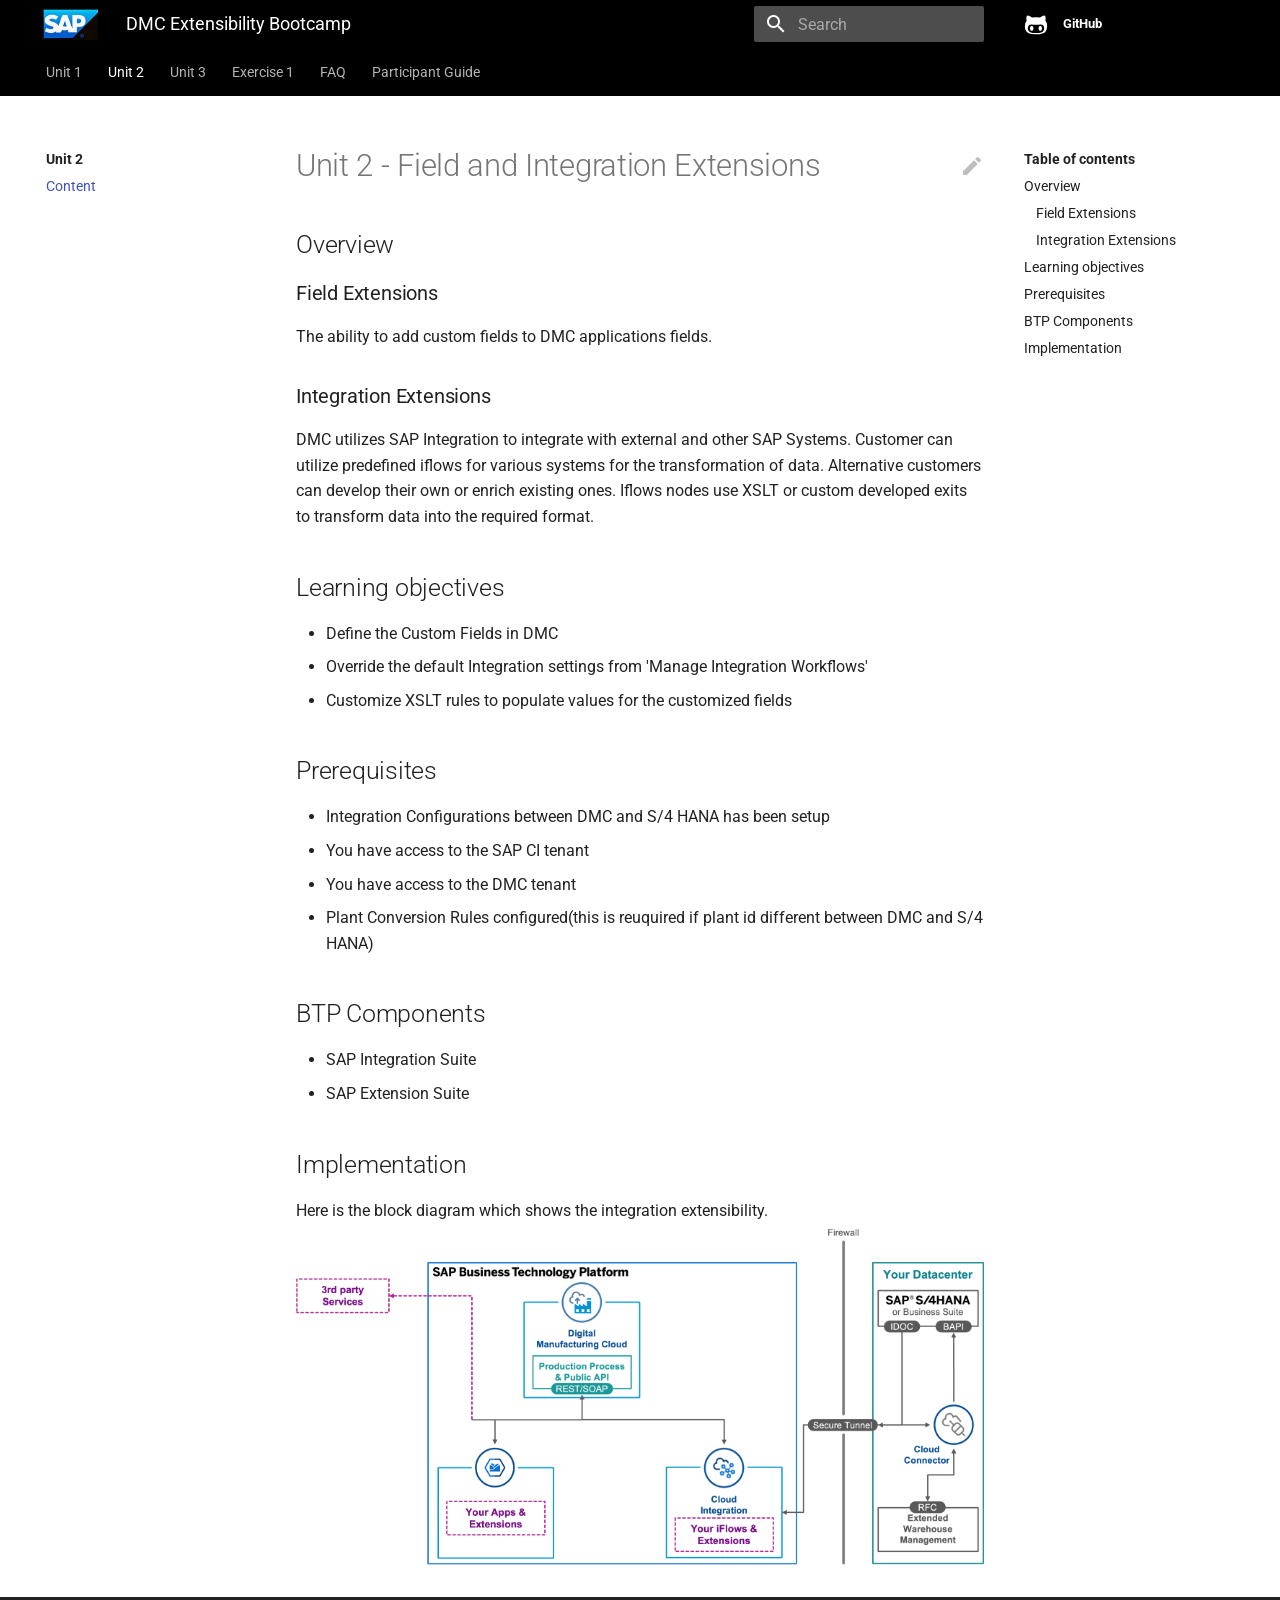
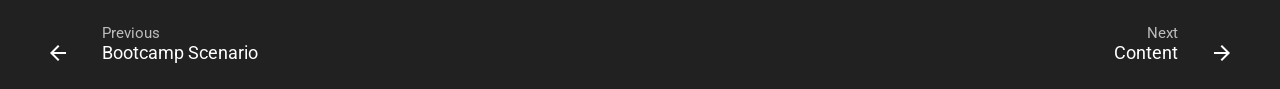
<file: Field&IntegrationExtensions.html>
<!doctype html>
<html lang="en" class="no-js">
  <head>
    
      <meta charset="utf-8">
      <meta name="viewport" content="width=device-width,initial-scale=1">
      <meta http-equiv="x-ua-compatible" content="ie=edge">
      
      
      
      
        <meta name="lang:clipboard.copy" content="Copy to clipboard">
      
        <meta name="lang:clipboard.copied" content="Copied to clipboard">
      
        <meta name="lang:search.language" content="en">
      
        <meta name="lang:search.pipeline.stopwords" content="True">
      
        <meta name="lang:search.pipeline.trimmer" content="True">
      
        <meta name="lang:search.result.none" content="No matching documents">
      
        <meta name="lang:search.result.one" content="1 matching document">
      
        <meta name="lang:search.result.other" content="# matching documents">
      
        <meta name="lang:search.tokenizer" content="[\s\-]+">
      
      <link rel="shortcut icon" href="assets/favicon.png">
      <meta name="generator" content="mkdocs-1.2.1, mkdocs-material-4.6.3">
    
    
      
        <title>Content - DMC Extensibility Bootcamp</title>
      
    
    
      <link rel="stylesheet" href="assets/stylesheets/application.adb8469c.css">
      
        <link rel="stylesheet" href="assets/stylesheets/application-palette.a8b3c06d.css">
      
      
        
        
        <meta name="theme-color" content="">
      
    
    
      <script src="assets/javascripts/modernizr.eca31fed.js"></script>
    
    
      
        <link href="https://fonts.gstatic.com" rel="preconnect" crossorigin>
        <link rel="stylesheet" href="https://fonts.googleapis.com/css?family=Roboto:300,400,400i,700%7CRoboto+Mono&display=fallback">
        <style>body,input{font-family:"Roboto","Helvetica Neue",Helvetica,Arial,sans-serif}code,kbd,pre{font-family:"Roboto Mono","Courier New",Courier,monospace}</style>
      
    
    <link rel="stylesheet" href="assets/fonts/material-icons.css">
    
    
      <link rel="stylesheet" href="theme/stylesheets/extra.css">
    
    
      
    
    
  </head>
  
    
    
    <body dir="ltr" data-md-color-primary="black" data-md-color-accent="blue">
  
    <svg class="md-svg">
      <defs>
        
        
          <svg xmlns="http://www.w3.org/2000/svg" width="416" height="448" viewBox="0 0 416 448" id="__github"><path fill="currentColor" d="M160 304q0 10-3.125 20.5t-10.75 19T128 352t-18.125-8.5-10.75-19T96 304t3.125-20.5 10.75-19T128 256t18.125 8.5 10.75 19T160 304zm160 0q0 10-3.125 20.5t-10.75 19T288 352t-18.125-8.5-10.75-19T256 304t3.125-20.5 10.75-19T288 256t18.125 8.5 10.75 19T320 304zm40 0q0-30-17.25-51T296 232q-10.25 0-48.75 5.25Q229.5 240 208 240t-39.25-2.75Q130.75 232 120 232q-29.5 0-46.75 21T56 304q0 22 8 38.375t20.25 25.75 30.5 15 35 7.375 37.25 1.75h42q20.5 0 37.25-1.75t35-7.375 30.5-15 20.25-25.75T360 304zm56-44q0 51.75-15.25 82.75-9.5 19.25-26.375 33.25t-35.25 21.5-42.5 11.875-42.875 5.5T212 416q-19.5 0-35.5-.75t-36.875-3.125-38.125-7.5-34.25-12.875T37 371.5t-21.5-28.75Q0 312 0 260q0-59.25 34-99-6.75-20.5-6.75-42.5 0-29 12.75-54.5 27 0 47.5 9.875t47.25 30.875Q171.5 96 212 96q37 0 70 8 26.25-20.5 46.75-30.25T376 64q12.75 25.5 12.75 54.5 0 21.75-6.75 42 34 40 34 99.5z"/></svg>
        
      </defs>
    </svg>
    <input class="md-toggle" data-md-toggle="drawer" type="checkbox" id="__drawer" autocomplete="off">
    <input class="md-toggle" data-md-toggle="search" type="checkbox" id="__search" autocomplete="off">
    <label class="md-overlay" data-md-component="overlay" for="__drawer"></label>
    
      <a href="#unit-2-field-and-integration-extensions" tabindex="0" class="md-skip">
        Skip to content
      </a>
    
    
      <header class="md-header" data-md-component="header">
  <nav class="md-header-nav md-grid">
    <div class="md-flex">
      <div class="md-flex__cell md-flex__cell--shrink">
        <a href="." title="DMC Extensibility Bootcamp" aria-label="DMC Extensibility Bootcamp" class="md-header-nav__button md-logo">
          
            <img alt="logo" src="assets/logo_sap.jpeg" width="24" height="24">
          
        </a>
      </div>
      <div class="md-flex__cell md-flex__cell--shrink">
        <label class="md-icon md-icon--menu md-header-nav__button" for="__drawer"></label>
      </div>
      <div class="md-flex__cell md-flex__cell--stretch">
        <div class="md-flex__ellipsis md-header-nav__title" data-md-component="title">
          
            <span class="md-header-nav__topic">
              DMC Extensibility Bootcamp
            </span>
            <span class="md-header-nav__topic">
              
                Content
              
            </span>
          
        </div>
      </div>
      <div class="md-flex__cell md-flex__cell--shrink">
        
          <label class="md-icon md-icon--search md-header-nav__button" for="__search"></label>
          
<div class="md-search" data-md-component="search" role="dialog">
  <label class="md-search__overlay" for="__search"></label>
  <div class="md-search__inner" role="search">
    <form class="md-search__form" name="search">
      <input type="text" class="md-search__input" aria-label="search" name="query" placeholder="Search" autocapitalize="off" autocorrect="off" autocomplete="off" spellcheck="false" data-md-component="query" data-md-state="active">
      <label class="md-icon md-search__icon" for="__search"></label>
      <button type="reset" class="md-icon md-search__icon" data-md-component="reset" tabindex="-1">
        &#xE5CD;
      </button>
    </form>
    <div class="md-search__output">
      <div class="md-search__scrollwrap" data-md-scrollfix>
        <div class="md-search-result" data-md-component="result">
          <div class="md-search-result__meta">
            Type to start searching
          </div>
          <ol class="md-search-result__list"></ol>
        </div>
      </div>
    </div>
  </div>
</div>
        
      </div>
      
        <div class="md-flex__cell md-flex__cell--shrink">
          <div class="md-header-nav__source">
            


  

<a href="https://github.com/SAP-samples/digital-manufacturing-extension-samples/" title="Go to repository" class="md-source" data-md-source="github">
  
    <div class="md-source__icon">
      <svg viewBox="0 0 24 24" width="24" height="24">
        <use xlink:href="#__github" width="24" height="24"></use>
      </svg>
    </div>
  
  <div class="md-source__repository">
    GitHub
  </div>
</a>
          </div>
        </div>
      
    </div>
  </nav>
</header>
    
    <div class="md-container">
      
        
      
      
        

  

<nav class="md-tabs md-tabs--active" data-md-component="tabs">
  <div class="md-tabs__inner md-grid">
    <ul class="md-tabs__list">
      
        
  
  
    <li class="md-tabs__item">
      
        <a href="index.html" class="md-tabs__link">
          Unit 1
        </a>
      
    </li>
  

      
        
  
  
    <li class="md-tabs__item">
      
        <a href="Field%26IntegrationExtensions.html" class="md-tabs__link md-tabs__link--active">
          Unit 2
        </a>
      
    </li>
  

      
        
  
  
    <li class="md-tabs__item">
      
        <a href="InAppExtensions.html" class="md-tabs__link">
          Unit 3
        </a>
      
    </li>
  

      
        
  
  
    <li class="md-tabs__item">
      
        <a href="Exercise1.1.html" class="md-tabs__link">
          Exercise 1
        </a>
      
    </li>
  

      
        
  
  
    <li class="md-tabs__item">
      
        <a href="FAQ.html" class="md-tabs__link">
          FAQ
        </a>
      
    </li>
  

      
        
  
  
    <li class="md-tabs__item">
      
        <a href="ParticipantGuide.html" class="md-tabs__link">
          Participant Guide
        </a>
      
    </li>
  

      
    </ul>
  </div>
</nav>
      
      <main class="md-main" role="main">
        <div class="md-main__inner md-grid" data-md-component="container">
          
            
              <div class="md-sidebar md-sidebar--primary" data-md-component="navigation">
                <div class="md-sidebar__scrollwrap">
                  <div class="md-sidebar__inner">
                    <nav class="md-nav md-nav--primary" data-md-level="0">
  <label class="md-nav__title md-nav__title--site" for="__drawer">
    <a href="." title="DMC Extensibility Bootcamp" class="md-nav__button md-logo">
      
        <img alt="logo" src="assets/logo_sap.jpeg" width="48" height="48">
      
    </a>
    DMC Extensibility Bootcamp
  </label>
  
    <div class="md-nav__source">
      


  

<a href="https://github.com/SAP-samples/digital-manufacturing-extension-samples/" title="Go to repository" class="md-source" data-md-source="github">
  
    <div class="md-source__icon">
      <svg viewBox="0 0 24 24" width="24" height="24">
        <use xlink:href="#__github" width="24" height="24"></use>
      </svg>
    </div>
  
  <div class="md-source__repository">
    GitHub
  </div>
</a>
    </div>
  
  <ul class="md-nav__list" data-md-scrollfix>
    
      
      
      


  <li class="md-nav__item md-nav__item--nested">
    
      <input class="md-toggle md-nav__toggle" data-md-toggle="nav-1" type="checkbox" id="nav-1">
    
    <label class="md-nav__link" for="nav-1">
      Unit 1
    </label>
    <nav class="md-nav" data-md-component="collapsible" data-md-level="1">
      <label class="md-nav__title" for="nav-1">
        Unit 1
      </label>
      <ul class="md-nav__list" data-md-scrollfix>
        
        
          
          
          


  <li class="md-nav__item">
    <a href="index.html" title="Overview" class="md-nav__link">
      Overview
    </a>
  </li>

        
          
          
          


  <li class="md-nav__item">
    <a href="BTPExtensionSuite.html" title="BTP Extension Suite" class="md-nav__link">
      BTP Extension Suite
    </a>
  </li>

        
          
          
          


  <li class="md-nav__item">
    <a href="DMCUseCases.html" title="DMC Use Cases" class="md-nav__link">
      DMC Use Cases
    </a>
  </li>

        
          
          
          


  <li class="md-nav__item">
    <a href="BootcampUseCase.html" title="Bootcamp Scenario" class="md-nav__link">
      Bootcamp Scenario
    </a>
  </li>

        
      </ul>
    </nav>
  </li>

    
      
      
      

  


  <li class="md-nav__item md-nav__item--active md-nav__item--nested">
    
      <input class="md-toggle md-nav__toggle" data-md-toggle="nav-2" type="checkbox" id="nav-2" checked>
    
    <label class="md-nav__link" for="nav-2">
      Unit 2
    </label>
    <nav class="md-nav" data-md-component="collapsible" data-md-level="1">
      <label class="md-nav__title" for="nav-2">
        Unit 2
      </label>
      <ul class="md-nav__list" data-md-scrollfix>
        
        
          
          
          

  


  <li class="md-nav__item md-nav__item--active">
    
    <input class="md-toggle md-nav__toggle" data-md-toggle="toc" type="checkbox" id="__toc">
    
      
    
    
      <label class="md-nav__link md-nav__link--active" for="__toc">
        Content
      </label>
    
    <a href="Field%26IntegrationExtensions.html" title="Content" class="md-nav__link md-nav__link--active">
      Content
    </a>
    
      
<nav class="md-nav md-nav--secondary">
  
  
    
  
  
    <label class="md-nav__title" for="__toc">Table of contents</label>
    <ul class="md-nav__list" data-md-scrollfix>
      
        <li class="md-nav__item">
  <a href="#overview" class="md-nav__link">
    Overview
  </a>
  
    <nav class="md-nav">
      <ul class="md-nav__list">
        
          <li class="md-nav__item">
  <a href="#field-extensions" class="md-nav__link">
    Field Extensions
  </a>
  
</li>
        
          <li class="md-nav__item">
  <a href="#integration-extensions" class="md-nav__link">
    Integration Extensions
  </a>
  
</li>
        
      </ul>
    </nav>
  
</li>
      
        <li class="md-nav__item">
  <a href="#learning-objectives" class="md-nav__link">
    Learning objectives
  </a>
  
</li>
      
        <li class="md-nav__item">
  <a href="#prerequisites" class="md-nav__link">
    Prerequisites
  </a>
  
</li>
      
        <li class="md-nav__item">
  <a href="#btp-components" class="md-nav__link">
    BTP Components
  </a>
  
</li>
      
        <li class="md-nav__item">
  <a href="#implementation" class="md-nav__link">
    Implementation
  </a>
  
</li>
      
      
      
      
      
    </ul>
  
</nav>
    
  </li>

        
      </ul>
    </nav>
  </li>

    
      
      
      


  <li class="md-nav__item md-nav__item--nested">
    
      <input class="md-toggle md-nav__toggle" data-md-toggle="nav-3" type="checkbox" id="nav-3">
    
    <label class="md-nav__link" for="nav-3">
      Unit 3
    </label>
    <nav class="md-nav" data-md-component="collapsible" data-md-level="1">
      <label class="md-nav__title" for="nav-3">
        Unit 3
      </label>
      <ul class="md-nav__list" data-md-scrollfix>
        
        
          
          
          


  <li class="md-nav__item">
    <a href="InAppExtensions.html" title="Content" class="md-nav__link">
      Content
    </a>
  </li>

        
      </ul>
    </nav>
  </li>

    
      
      
      


  <li class="md-nav__item md-nav__item--nested">
    
      <input class="md-toggle md-nav__toggle" data-md-toggle="nav-4" type="checkbox" id="nav-4">
    
    <label class="md-nav__link" for="nav-4">
      Exercise 1
    </label>
    <nav class="md-nav" data-md-component="collapsible" data-md-level="1">
      <label class="md-nav__title" for="nav-4">
        Exercise 1
      </label>
      <ul class="md-nav__list" data-md-scrollfix>
        
        
          
          
          


  <li class="md-nav__item">
    <a href="Exercise1.1.html" title="Exercise 1.1" class="md-nav__link">
      Exercise 1.1
    </a>
  </li>

        
          
          
          


  <li class="md-nav__item">
    <a href="Exercise1.2.html" title="Exercise 1.2" class="md-nav__link">
      Exercise 1.2
    </a>
  </li>

        
      </ul>
    </nav>
  </li>

    
      
      
      


  <li class="md-nav__item md-nav__item--nested">
    
      <input class="md-toggle md-nav__toggle" data-md-toggle="nav-5" type="checkbox" id="nav-5">
    
    <label class="md-nav__link" for="nav-5">
      FAQ
    </label>
    <nav class="md-nav" data-md-component="collapsible" data-md-level="1">
      <label class="md-nav__title" for="nav-5">
        FAQ
      </label>
      <ul class="md-nav__list" data-md-scrollfix>
        
        
          
          
          


  <li class="md-nav__item">
    <a href="FAQ.html" title="Content" class="md-nav__link">
      Content
    </a>
  </li>

        
      </ul>
    </nav>
  </li>

    
      
      
      


  <li class="md-nav__item md-nav__item--nested">
    
      <input class="md-toggle md-nav__toggle" data-md-toggle="nav-6" type="checkbox" id="nav-6">
    
    <label class="md-nav__link" for="nav-6">
      Participant Guide
    </label>
    <nav class="md-nav" data-md-component="collapsible" data-md-level="1">
      <label class="md-nav__title" for="nav-6">
        Participant Guide
      </label>
      <ul class="md-nav__list" data-md-scrollfix>
        
        
          
          
          


  <li class="md-nav__item">
    <a href="ParticipantGuide.html" title="Content" class="md-nav__link">
      Content
    </a>
  </li>

        
      </ul>
    </nav>
  </li>

    
  </ul>
</nav>
                  </div>
                </div>
              </div>
            
            
              <div class="md-sidebar md-sidebar--secondary" data-md-component="toc">
                <div class="md-sidebar__scrollwrap">
                  <div class="md-sidebar__inner">
                    
<nav class="md-nav md-nav--secondary">
  
  
    
  
  
    <label class="md-nav__title" for="__toc">Table of contents</label>
    <ul class="md-nav__list" data-md-scrollfix>
      
        <li class="md-nav__item">
  <a href="#overview" class="md-nav__link">
    Overview
  </a>
  
    <nav class="md-nav">
      <ul class="md-nav__list">
        
          <li class="md-nav__item">
  <a href="#field-extensions" class="md-nav__link">
    Field Extensions
  </a>
  
</li>
        
          <li class="md-nav__item">
  <a href="#integration-extensions" class="md-nav__link">
    Integration Extensions
  </a>
  
</li>
        
      </ul>
    </nav>
  
</li>
      
        <li class="md-nav__item">
  <a href="#learning-objectives" class="md-nav__link">
    Learning objectives
  </a>
  
</li>
      
        <li class="md-nav__item">
  <a href="#prerequisites" class="md-nav__link">
    Prerequisites
  </a>
  
</li>
      
        <li class="md-nav__item">
  <a href="#btp-components" class="md-nav__link">
    BTP Components
  </a>
  
</li>
      
        <li class="md-nav__item">
  <a href="#implementation" class="md-nav__link">
    Implementation
  </a>
  
</li>
      
      
      
      
      
    </ul>
  
</nav>
                  </div>
                </div>
              </div>
            
          
          <div class="md-content">
            <article class="md-content__inner md-typeset">
              
                
                  <a href="https://github.com/SAP-samples/digital-manufacturing-extension-samples/edit/master/docs/Field&IntegrationExtensions.md" title="Edit this page" class="md-icon md-content__icon">&#xE3C9;</a>
                
                
                <h1 id="unit-2-field-and-integration-extensions">Unit 2 - Field and Integration Extensions<a class="headerlink" href="#unit-2-field-and-integration-extensions" title="Permanent link">&para;</a></h1>
<h2 id="overview">Overview<a class="headerlink" href="#overview" title="Permanent link">&para;</a></h2>
<h3 id="field-extensions">Field Extensions<a class="headerlink" href="#field-extensions" title="Permanent link">&para;</a></h3>
<p>The ability to add custom fields to DMC applications fields.</p>
<h3 id="integration-extensions">Integration Extensions<a class="headerlink" href="#integration-extensions" title="Permanent link">&para;</a></h3>
<p>DMC utilizes SAP Integration to integrate with external and other SAP Systems. Customer can utilize predefined  iflows for various systems for the transformation of data. Alternative customers can develop their own or enrich existing ones.
Iflows nodes use XSLT or custom developed exits to transform data into the required format.</p>
<h2 id="learning-objectives">Learning objectives<a class="headerlink" href="#learning-objectives" title="Permanent link">&para;</a></h2>
<ul>
<li>Define the Custom Fields in DMC</li>
<li>Override the default Integration settings from 'Manage Integration Workflows'</li>
<li>Customize XSLT rules to populate values for the customized fields</li>
</ul>
<h2 id="prerequisites">Prerequisites<a class="headerlink" href="#prerequisites" title="Permanent link">&para;</a></h2>
<ul>
<li>Integration Configurations between DMC and S/4 HANA has been setup</li>
<li>You have access to the SAP CI tenant</li>
<li>You have access to the DMC tenant</li>
<li>Plant Conversion Rules configured(this is reuquired if plant id different between DMC and S/4 HANA)</li>
</ul>
<h2 id="btp-components">BTP Components<a class="headerlink" href="#btp-components" title="Permanent link">&para;</a></h2>
<ul>
<li>SAP Integration Suite</li>
<li>SAP Extension Suite</li>
</ul>
<h2 id="implementation">Implementation<a class="headerlink" href="#implementation" title="Permanent link">&para;</a></h2>
<p>Here is the block diagram which shows the integration extensibility.
<img alt="" src="assets/integrationExtensions_architecture.png" /></p>
                
                  
                
                
              
              
                


              
            </article>
          </div>
        </div>
      </main>
      
        
<footer class="md-footer">
  
    <div class="md-footer-nav">
      <nav class="md-footer-nav__inner md-grid">
        
          <a href="BootcampUseCase.html" title="Bootcamp Scenario" class="md-flex md-footer-nav__link md-footer-nav__link--prev" rel="prev">
            <div class="md-flex__cell md-flex__cell--shrink">
              <i class="md-icon md-icon--arrow-back md-footer-nav__button"></i>
            </div>
            <div class="md-flex__cell md-flex__cell--stretch md-footer-nav__title">
              <span class="md-flex__ellipsis">
                <span class="md-footer-nav__direction">
                  Previous
                </span>
                Bootcamp Scenario
              </span>
            </div>
          </a>
        
        
          <a href="InAppExtensions.html" title="Content" class="md-flex md-footer-nav__link md-footer-nav__link--next" rel="next">
            <div class="md-flex__cell md-flex__cell--stretch md-footer-nav__title">
              <span class="md-flex__ellipsis">
                <span class="md-footer-nav__direction">
                  Next
                </span>
                Content
              </span>
            </div>
            <div class="md-flex__cell md-flex__cell--shrink">
              <i class="md-icon md-icon--arrow-forward md-footer-nav__button"></i>
            </div>
          </a>
        
      </nav>
    </div>
  
  <div class="md-footer-meta md-typeset">
    <div class="md-footer-meta__inner md-grid">
      <div class="md-footer-copyright">
        
        powered by
        <a href="https://www.mkdocs.org" target="_blank" rel="noopener">MkDocs</a>
        and
        <a href="https://squidfunk.github.io/mkdocs-material/" target="_blank" rel="noopener">
          Material for MkDocs</a>
      </div>
      
    </div>
  </div>
</footer>
      
    </div>
    
      <script src="assets/javascripts/application.8f58b9eb.js"></script>
      
      <script>app.initialize({version:"1.2.1",url:{base:"."}})</script>
      
        <script src="search/main.js"></script>
      
    
  </body>
</html>
</file>
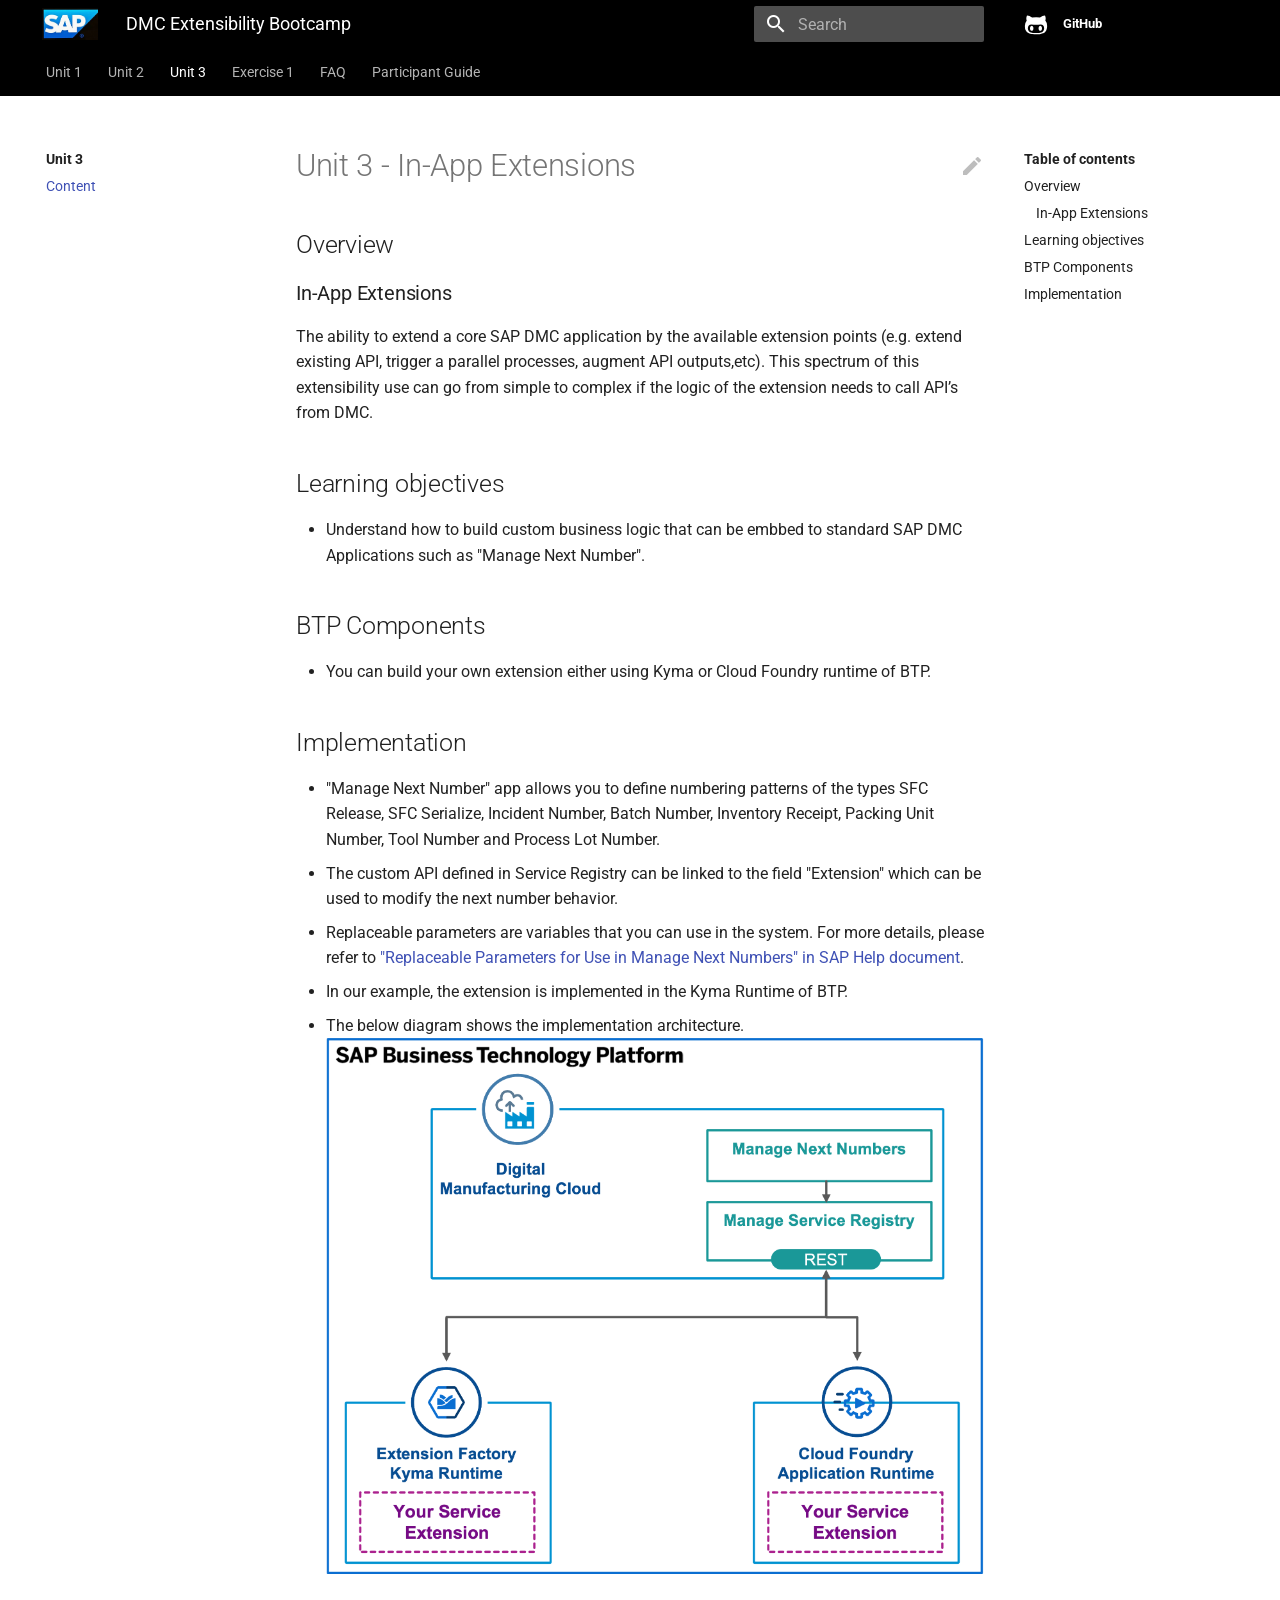
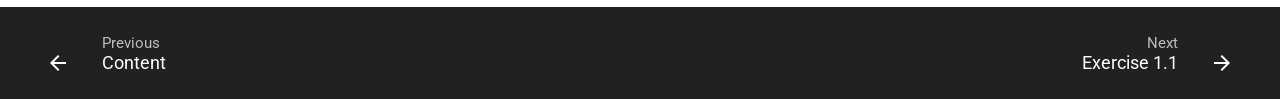
<file: InAppExtensions.html>
<!doctype html>
<html lang="en" class="no-js">
  <head>
    
      <meta charset="utf-8">
      <meta name="viewport" content="width=device-width,initial-scale=1">
      <meta http-equiv="x-ua-compatible" content="ie=edge">
      
      
      
      
        <meta name="lang:clipboard.copy" content="Copy to clipboard">
      
        <meta name="lang:clipboard.copied" content="Copied to clipboard">
      
        <meta name="lang:search.language" content="en">
      
        <meta name="lang:search.pipeline.stopwords" content="True">
      
        <meta name="lang:search.pipeline.trimmer" content="True">
      
        <meta name="lang:search.result.none" content="No matching documents">
      
        <meta name="lang:search.result.one" content="1 matching document">
      
        <meta name="lang:search.result.other" content="# matching documents">
      
        <meta name="lang:search.tokenizer" content="[\s\-]+">
      
      <link rel="shortcut icon" href="assets/favicon.png">
      <meta name="generator" content="mkdocs-1.2.1, mkdocs-material-4.6.3">
    
    
      
        <title>Content - DMC Extensibility Bootcamp</title>
      
    
    
      <link rel="stylesheet" href="assets/stylesheets/application.adb8469c.css">
      
        <link rel="stylesheet" href="assets/stylesheets/application-palette.a8b3c06d.css">
      
      
        
        
        <meta name="theme-color" content="">
      
    
    
      <script src="assets/javascripts/modernizr.eca31fed.js"></script>
    
    
      
        <link href="https://fonts.gstatic.com" rel="preconnect" crossorigin>
        <link rel="stylesheet" href="https://fonts.googleapis.com/css?family=Roboto:300,400,400i,700%7CRoboto+Mono&display=fallback">
        <style>body,input{font-family:"Roboto","Helvetica Neue",Helvetica,Arial,sans-serif}code,kbd,pre{font-family:"Roboto Mono","Courier New",Courier,monospace}</style>
      
    
    <link rel="stylesheet" href="assets/fonts/material-icons.css">
    
    
      <link rel="stylesheet" href="theme/stylesheets/extra.css">
    
    
      
    
    
  </head>
  
    
    
    <body dir="ltr" data-md-color-primary="black" data-md-color-accent="blue">
  
    <svg class="md-svg">
      <defs>
        
        
          <svg xmlns="http://www.w3.org/2000/svg" width="416" height="448" viewBox="0 0 416 448" id="__github"><path fill="currentColor" d="M160 304q0 10-3.125 20.5t-10.75 19T128 352t-18.125-8.5-10.75-19T96 304t3.125-20.5 10.75-19T128 256t18.125 8.5 10.75 19T160 304zm160 0q0 10-3.125 20.5t-10.75 19T288 352t-18.125-8.5-10.75-19T256 304t3.125-20.5 10.75-19T288 256t18.125 8.5 10.75 19T320 304zm40 0q0-30-17.25-51T296 232q-10.25 0-48.75 5.25Q229.5 240 208 240t-39.25-2.75Q130.75 232 120 232q-29.5 0-46.75 21T56 304q0 22 8 38.375t20.25 25.75 30.5 15 35 7.375 37.25 1.75h42q20.5 0 37.25-1.75t35-7.375 30.5-15 20.25-25.75T360 304zm56-44q0 51.75-15.25 82.75-9.5 19.25-26.375 33.25t-35.25 21.5-42.5 11.875-42.875 5.5T212 416q-19.5 0-35.5-.75t-36.875-3.125-38.125-7.5-34.25-12.875T37 371.5t-21.5-28.75Q0 312 0 260q0-59.25 34-99-6.75-20.5-6.75-42.5 0-29 12.75-54.5 27 0 47.5 9.875t47.25 30.875Q171.5 96 212 96q37 0 70 8 26.25-20.5 46.75-30.25T376 64q12.75 25.5 12.75 54.5 0 21.75-6.75 42 34 40 34 99.5z"/></svg>
        
      </defs>
    </svg>
    <input class="md-toggle" data-md-toggle="drawer" type="checkbox" id="__drawer" autocomplete="off">
    <input class="md-toggle" data-md-toggle="search" type="checkbox" id="__search" autocomplete="off">
    <label class="md-overlay" data-md-component="overlay" for="__drawer"></label>
    
      <a href="#unit-3-in-app-extensions" tabindex="0" class="md-skip">
        Skip to content
      </a>
    
    
      <header class="md-header" data-md-component="header">
  <nav class="md-header-nav md-grid">
    <div class="md-flex">
      <div class="md-flex__cell md-flex__cell--shrink">
        <a href="." title="DMC Extensibility Bootcamp" aria-label="DMC Extensibility Bootcamp" class="md-header-nav__button md-logo">
          
            <img alt="logo" src="assets/logo_sap.jpeg" width="24" height="24">
          
        </a>
      </div>
      <div class="md-flex__cell md-flex__cell--shrink">
        <label class="md-icon md-icon--menu md-header-nav__button" for="__drawer"></label>
      </div>
      <div class="md-flex__cell md-flex__cell--stretch">
        <div class="md-flex__ellipsis md-header-nav__title" data-md-component="title">
          
            <span class="md-header-nav__topic">
              DMC Extensibility Bootcamp
            </span>
            <span class="md-header-nav__topic">
              
                Content
              
            </span>
          
        </div>
      </div>
      <div class="md-flex__cell md-flex__cell--shrink">
        
          <label class="md-icon md-icon--search md-header-nav__button" for="__search"></label>
          
<div class="md-search" data-md-component="search" role="dialog">
  <label class="md-search__overlay" for="__search"></label>
  <div class="md-search__inner" role="search">
    <form class="md-search__form" name="search">
      <input type="text" class="md-search__input" aria-label="search" name="query" placeholder="Search" autocapitalize="off" autocorrect="off" autocomplete="off" spellcheck="false" data-md-component="query" data-md-state="active">
      <label class="md-icon md-search__icon" for="__search"></label>
      <button type="reset" class="md-icon md-search__icon" data-md-component="reset" tabindex="-1">
        &#xE5CD;
      </button>
    </form>
    <div class="md-search__output">
      <div class="md-search__scrollwrap" data-md-scrollfix>
        <div class="md-search-result" data-md-component="result">
          <div class="md-search-result__meta">
            Type to start searching
          </div>
          <ol class="md-search-result__list"></ol>
        </div>
      </div>
    </div>
  </div>
</div>
        
      </div>
      
        <div class="md-flex__cell md-flex__cell--shrink">
          <div class="md-header-nav__source">
            


  

<a href="https://github.com/SAP-samples/digital-manufacturing-extension-samples/" title="Go to repository" class="md-source" data-md-source="github">
  
    <div class="md-source__icon">
      <svg viewBox="0 0 24 24" width="24" height="24">
        <use xlink:href="#__github" width="24" height="24"></use>
      </svg>
    </div>
  
  <div class="md-source__repository">
    GitHub
  </div>
</a>
          </div>
        </div>
      
    </div>
  </nav>
</header>
    
    <div class="md-container">
      
        
      
      
        

  

<nav class="md-tabs md-tabs--active" data-md-component="tabs">
  <div class="md-tabs__inner md-grid">
    <ul class="md-tabs__list">
      
        
  
  
    <li class="md-tabs__item">
      
        <a href="index.html" class="md-tabs__link">
          Unit 1
        </a>
      
    </li>
  

      
        
  
  
    <li class="md-tabs__item">
      
        <a href="Field%26IntegrationExtensions.html" class="md-tabs__link">
          Unit 2
        </a>
      
    </li>
  

      
        
  
  
    <li class="md-tabs__item">
      
        <a href="InAppExtensions.html" class="md-tabs__link md-tabs__link--active">
          Unit 3
        </a>
      
    </li>
  

      
        
  
  
    <li class="md-tabs__item">
      
        <a href="Exercise1.1.html" class="md-tabs__link">
          Exercise 1
        </a>
      
    </li>
  

      
        
  
  
    <li class="md-tabs__item">
      
        <a href="FAQ.html" class="md-tabs__link">
          FAQ
        </a>
      
    </li>
  

      
        
  
  
    <li class="md-tabs__item">
      
        <a href="ParticipantGuide.html" class="md-tabs__link">
          Participant Guide
        </a>
      
    </li>
  

      
    </ul>
  </div>
</nav>
      
      <main class="md-main" role="main">
        <div class="md-main__inner md-grid" data-md-component="container">
          
            
              <div class="md-sidebar md-sidebar--primary" data-md-component="navigation">
                <div class="md-sidebar__scrollwrap">
                  <div class="md-sidebar__inner">
                    <nav class="md-nav md-nav--primary" data-md-level="0">
  <label class="md-nav__title md-nav__title--site" for="__drawer">
    <a href="." title="DMC Extensibility Bootcamp" class="md-nav__button md-logo">
      
        <img alt="logo" src="assets/logo_sap.jpeg" width="48" height="48">
      
    </a>
    DMC Extensibility Bootcamp
  </label>
  
    <div class="md-nav__source">
      


  

<a href="https://github.com/SAP-samples/digital-manufacturing-extension-samples/" title="Go to repository" class="md-source" data-md-source="github">
  
    <div class="md-source__icon">
      <svg viewBox="0 0 24 24" width="24" height="24">
        <use xlink:href="#__github" width="24" height="24"></use>
      </svg>
    </div>
  
  <div class="md-source__repository">
    GitHub
  </div>
</a>
    </div>
  
  <ul class="md-nav__list" data-md-scrollfix>
    
      
      
      


  <li class="md-nav__item md-nav__item--nested">
    
      <input class="md-toggle md-nav__toggle" data-md-toggle="nav-1" type="checkbox" id="nav-1">
    
    <label class="md-nav__link" for="nav-1">
      Unit 1
    </label>
    <nav class="md-nav" data-md-component="collapsible" data-md-level="1">
      <label class="md-nav__title" for="nav-1">
        Unit 1
      </label>
      <ul class="md-nav__list" data-md-scrollfix>
        
        
          
          
          


  <li class="md-nav__item">
    <a href="index.html" title="Overview" class="md-nav__link">
      Overview
    </a>
  </li>

        
          
          
          


  <li class="md-nav__item">
    <a href="BTPExtensionSuite.html" title="BTP Extension Suite" class="md-nav__link">
      BTP Extension Suite
    </a>
  </li>

        
          
          
          


  <li class="md-nav__item">
    <a href="DMCUseCases.html" title="DMC Use Cases" class="md-nav__link">
      DMC Use Cases
    </a>
  </li>

        
          
          
          


  <li class="md-nav__item">
    <a href="BootcampUseCase.html" title="Bootcamp Scenario" class="md-nav__link">
      Bootcamp Scenario
    </a>
  </li>

        
      </ul>
    </nav>
  </li>

    
      
      
      


  <li class="md-nav__item md-nav__item--nested">
    
      <input class="md-toggle md-nav__toggle" data-md-toggle="nav-2" type="checkbox" id="nav-2">
    
    <label class="md-nav__link" for="nav-2">
      Unit 2
    </label>
    <nav class="md-nav" data-md-component="collapsible" data-md-level="1">
      <label class="md-nav__title" for="nav-2">
        Unit 2
      </label>
      <ul class="md-nav__list" data-md-scrollfix>
        
        
          
          
          


  <li class="md-nav__item">
    <a href="Field%26IntegrationExtensions.html" title="Content" class="md-nav__link">
      Content
    </a>
  </li>

        
      </ul>
    </nav>
  </li>

    
      
      
      

  


  <li class="md-nav__item md-nav__item--active md-nav__item--nested">
    
      <input class="md-toggle md-nav__toggle" data-md-toggle="nav-3" type="checkbox" id="nav-3" checked>
    
    <label class="md-nav__link" for="nav-3">
      Unit 3
    </label>
    <nav class="md-nav" data-md-component="collapsible" data-md-level="1">
      <label class="md-nav__title" for="nav-3">
        Unit 3
      </label>
      <ul class="md-nav__list" data-md-scrollfix>
        
        
          
          
          

  


  <li class="md-nav__item md-nav__item--active">
    
    <input class="md-toggle md-nav__toggle" data-md-toggle="toc" type="checkbox" id="__toc">
    
      
    
    
      <label class="md-nav__link md-nav__link--active" for="__toc">
        Content
      </label>
    
    <a href="InAppExtensions.html" title="Content" class="md-nav__link md-nav__link--active">
      Content
    </a>
    
      
<nav class="md-nav md-nav--secondary">
  
  
    
  
  
    <label class="md-nav__title" for="__toc">Table of contents</label>
    <ul class="md-nav__list" data-md-scrollfix>
      
        <li class="md-nav__item">
  <a href="#overview" class="md-nav__link">
    Overview
  </a>
  
    <nav class="md-nav">
      <ul class="md-nav__list">
        
          <li class="md-nav__item">
  <a href="#in-app-extensions" class="md-nav__link">
    In-App Extensions
  </a>
  
</li>
        
      </ul>
    </nav>
  
</li>
      
        <li class="md-nav__item">
  <a href="#learning-objectives" class="md-nav__link">
    Learning objectives
  </a>
  
</li>
      
        <li class="md-nav__item">
  <a href="#btp-components" class="md-nav__link">
    BTP Components
  </a>
  
</li>
      
        <li class="md-nav__item">
  <a href="#implementation" class="md-nav__link">
    Implementation
  </a>
  
</li>
      
      
      
      
      
    </ul>
  
</nav>
    
  </li>

        
      </ul>
    </nav>
  </li>

    
      
      
      


  <li class="md-nav__item md-nav__item--nested">
    
      <input class="md-toggle md-nav__toggle" data-md-toggle="nav-4" type="checkbox" id="nav-4">
    
    <label class="md-nav__link" for="nav-4">
      Exercise 1
    </label>
    <nav class="md-nav" data-md-component="collapsible" data-md-level="1">
      <label class="md-nav__title" for="nav-4">
        Exercise 1
      </label>
      <ul class="md-nav__list" data-md-scrollfix>
        
        
          
          
          


  <li class="md-nav__item">
    <a href="Exercise1.1.html" title="Exercise 1.1" class="md-nav__link">
      Exercise 1.1
    </a>
  </li>

        
          
          
          


  <li class="md-nav__item">
    <a href="Exercise1.2.html" title="Exercise 1.2" class="md-nav__link">
      Exercise 1.2
    </a>
  </li>

        
      </ul>
    </nav>
  </li>

    
      
      
      


  <li class="md-nav__item md-nav__item--nested">
    
      <input class="md-toggle md-nav__toggle" data-md-toggle="nav-5" type="checkbox" id="nav-5">
    
    <label class="md-nav__link" for="nav-5">
      FAQ
    </label>
    <nav class="md-nav" data-md-component="collapsible" data-md-level="1">
      <label class="md-nav__title" for="nav-5">
        FAQ
      </label>
      <ul class="md-nav__list" data-md-scrollfix>
        
        
          
          
          


  <li class="md-nav__item">
    <a href="FAQ.html" title="Content" class="md-nav__link">
      Content
    </a>
  </li>

        
      </ul>
    </nav>
  </li>

    
      
      
      


  <li class="md-nav__item md-nav__item--nested">
    
      <input class="md-toggle md-nav__toggle" data-md-toggle="nav-6" type="checkbox" id="nav-6">
    
    <label class="md-nav__link" for="nav-6">
      Participant Guide
    </label>
    <nav class="md-nav" data-md-component="collapsible" data-md-level="1">
      <label class="md-nav__title" for="nav-6">
        Participant Guide
      </label>
      <ul class="md-nav__list" data-md-scrollfix>
        
        
          
          
          


  <li class="md-nav__item">
    <a href="ParticipantGuide.html" title="Content" class="md-nav__link">
      Content
    </a>
  </li>

        
      </ul>
    </nav>
  </li>

    
  </ul>
</nav>
                  </div>
                </div>
              </div>
            
            
              <div class="md-sidebar md-sidebar--secondary" data-md-component="toc">
                <div class="md-sidebar__scrollwrap">
                  <div class="md-sidebar__inner">
                    
<nav class="md-nav md-nav--secondary">
  
  
    
  
  
    <label class="md-nav__title" for="__toc">Table of contents</label>
    <ul class="md-nav__list" data-md-scrollfix>
      
        <li class="md-nav__item">
  <a href="#overview" class="md-nav__link">
    Overview
  </a>
  
    <nav class="md-nav">
      <ul class="md-nav__list">
        
          <li class="md-nav__item">
  <a href="#in-app-extensions" class="md-nav__link">
    In-App Extensions
  </a>
  
</li>
        
      </ul>
    </nav>
  
</li>
      
        <li class="md-nav__item">
  <a href="#learning-objectives" class="md-nav__link">
    Learning objectives
  </a>
  
</li>
      
        <li class="md-nav__item">
  <a href="#btp-components" class="md-nav__link">
    BTP Components
  </a>
  
</li>
      
        <li class="md-nav__item">
  <a href="#implementation" class="md-nav__link">
    Implementation
  </a>
  
</li>
      
      
      
      
      
    </ul>
  
</nav>
                  </div>
                </div>
              </div>
            
          
          <div class="md-content">
            <article class="md-content__inner md-typeset">
              
                
                  <a href="https://github.com/SAP-samples/digital-manufacturing-extension-samples/edit/master/docs/InAppExtensions.md" title="Edit this page" class="md-icon md-content__icon">&#xE3C9;</a>
                
                
                <h1 id="unit-3-in-app-extensions">Unit 3 - In-App Extensions<a class="headerlink" href="#unit-3-in-app-extensions" title="Permanent link">&para;</a></h1>
<h2 id="overview">Overview<a class="headerlink" href="#overview" title="Permanent link">&para;</a></h2>
<h3 id="in-app-extensions">In-App Extensions<a class="headerlink" href="#in-app-extensions" title="Permanent link">&para;</a></h3>
<p>The ability to extend a core SAP DMC application by the available extension points (e.g. extend existing API, trigger a parallel processes, augment API outputs,etc). This spectrum of this extensibility use can go from simple to complex if the logic of the extension needs to call API’s from DMC. </p>
<h2 id="learning-objectives">Learning objectives<a class="headerlink" href="#learning-objectives" title="Permanent link">&para;</a></h2>
<ul>
<li>Understand how to build custom business logic that can be embbed to standard SAP DMC Applications such as "Manage Next Number".</li>
</ul>
<h2 id="btp-components">BTP Components<a class="headerlink" href="#btp-components" title="Permanent link">&para;</a></h2>
<ul>
<li>You can build your own extension either using Kyma or Cloud Foundry runtime of BTP.</li>
</ul>
<h2 id="implementation">Implementation<a class="headerlink" href="#implementation" title="Permanent link">&para;</a></h2>
<ul>
<li>"Manage Next Number" app allows you to define numbering patterns of the types SFC Release, SFC Serialize, Incident Number, Batch Number, Inventory Receipt, Packing Unit Number, Tool Number and Process Lot Number.</li>
<li>The custom API defined in Service Registry  can be linked to the field "Extension" which can be used to modify the next number behavior. </li>
<li>Replaceable parameters are variables that you can use in the system.  For more details, please refer to <a href="https://help.sap.com/viewer/97c9e9b9fac74be2a023638cd1700b46/latest/en-US/3d61498ec33e44438ae9f32eb8b77e12.html">"Replaceable Parameters for Use in Manage Next Numbers" in SAP Help document</a>.</li>
<li>In our example, the extension is implemented in the Kyma Runtime of BTP.</li>
<li>The below diagram shows the implementation architecture.
<img alt="" src="assets/inapp_architecture.png" /></li>
</ul>
                
                  
                
                
              
              
                


              
            </article>
          </div>
        </div>
      </main>
      
        
<footer class="md-footer">
  
    <div class="md-footer-nav">
      <nav class="md-footer-nav__inner md-grid">
        
          <a href="Field%26IntegrationExtensions.html" title="Content" class="md-flex md-footer-nav__link md-footer-nav__link--prev" rel="prev">
            <div class="md-flex__cell md-flex__cell--shrink">
              <i class="md-icon md-icon--arrow-back md-footer-nav__button"></i>
            </div>
            <div class="md-flex__cell md-flex__cell--stretch md-footer-nav__title">
              <span class="md-flex__ellipsis">
                <span class="md-footer-nav__direction">
                  Previous
                </span>
                Content
              </span>
            </div>
          </a>
        
        
          <a href="Exercise1.1.html" title="Exercise 1.1" class="md-flex md-footer-nav__link md-footer-nav__link--next" rel="next">
            <div class="md-flex__cell md-flex__cell--stretch md-footer-nav__title">
              <span class="md-flex__ellipsis">
                <span class="md-footer-nav__direction">
                  Next
                </span>
                Exercise 1.1
              </span>
            </div>
            <div class="md-flex__cell md-flex__cell--shrink">
              <i class="md-icon md-icon--arrow-forward md-footer-nav__button"></i>
            </div>
          </a>
        
      </nav>
    </div>
  
  <div class="md-footer-meta md-typeset">
    <div class="md-footer-meta__inner md-grid">
      <div class="md-footer-copyright">
        
        powered by
        <a href="https://www.mkdocs.org" target="_blank" rel="noopener">MkDocs</a>
        and
        <a href="https://squidfunk.github.io/mkdocs-material/" target="_blank" rel="noopener">
          Material for MkDocs</a>
      </div>
      
    </div>
  </div>
</footer>
      
    </div>
    
      <script src="assets/javascripts/application.8f58b9eb.js"></script>
      
      <script>app.initialize({version:"1.2.1",url:{base:"."}})</script>
      
        <script src="search/main.js"></script>
      
    
  </body>
</html>
</file>
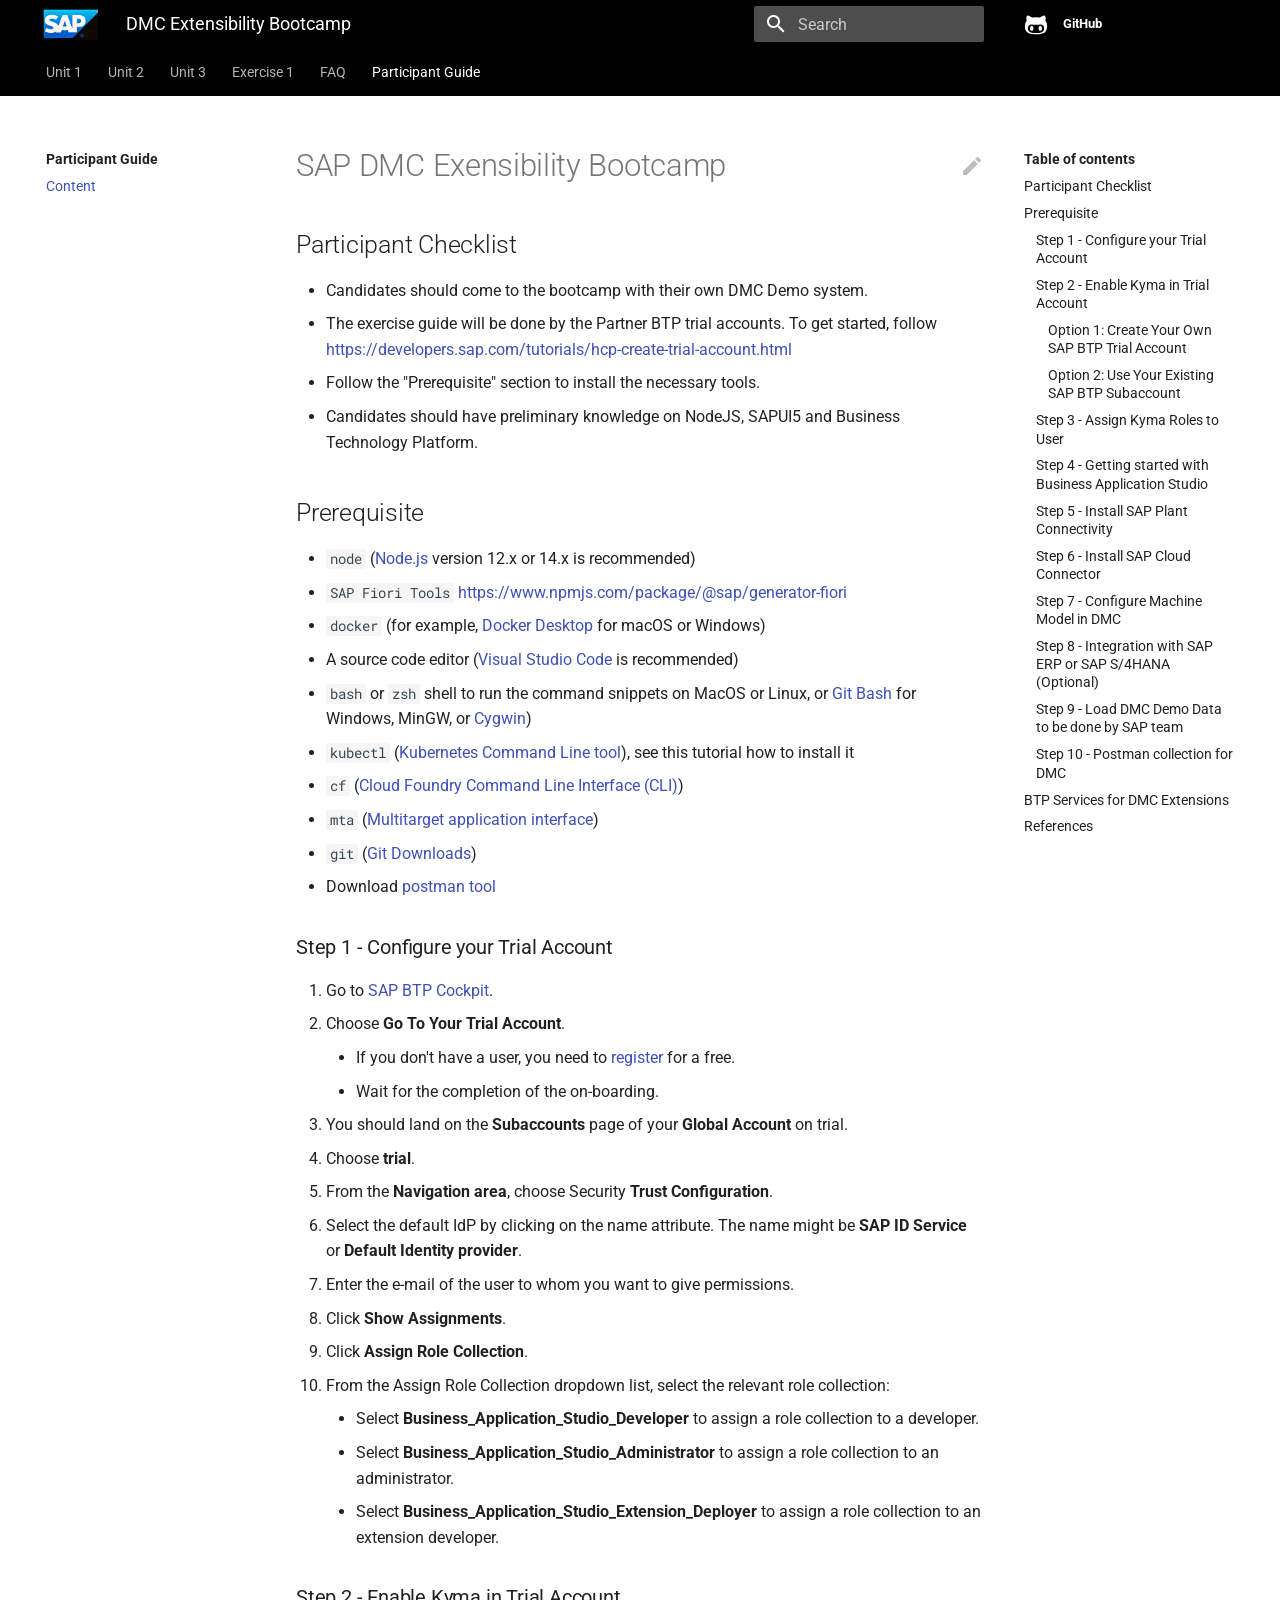
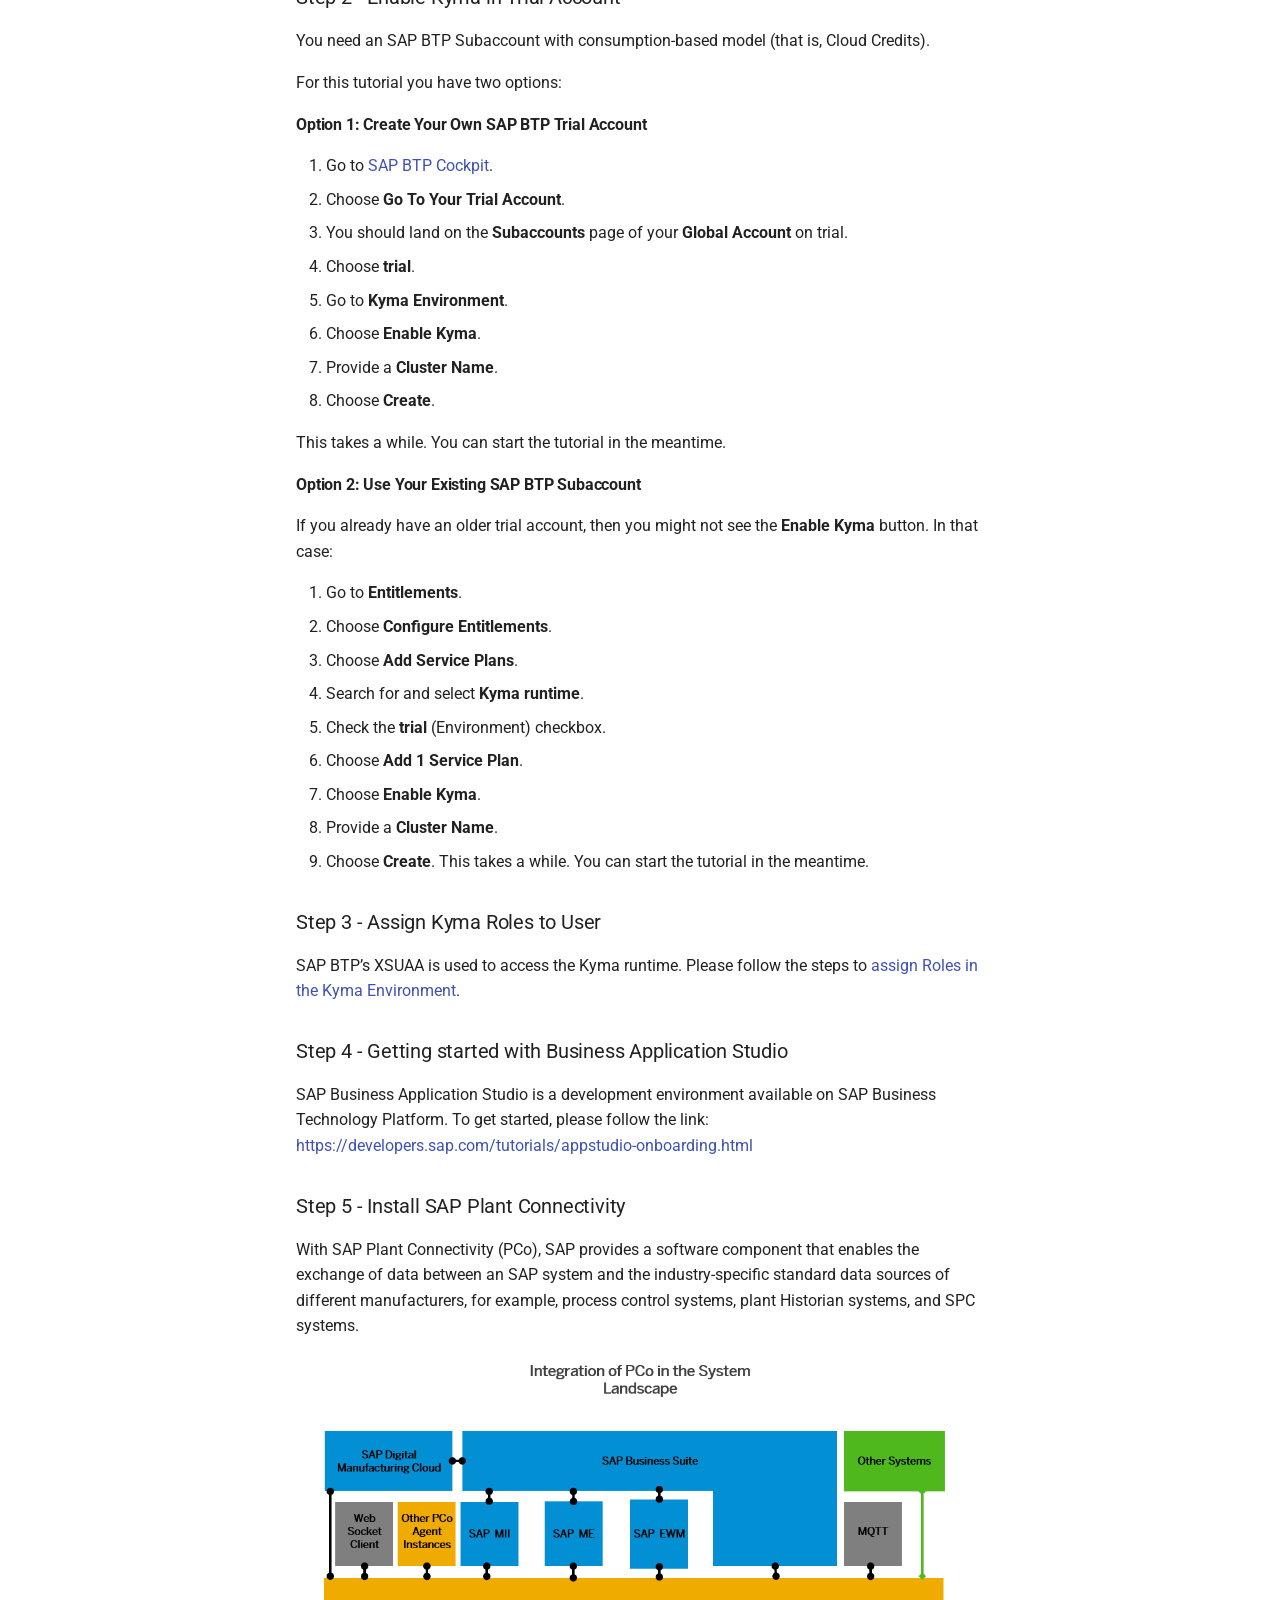
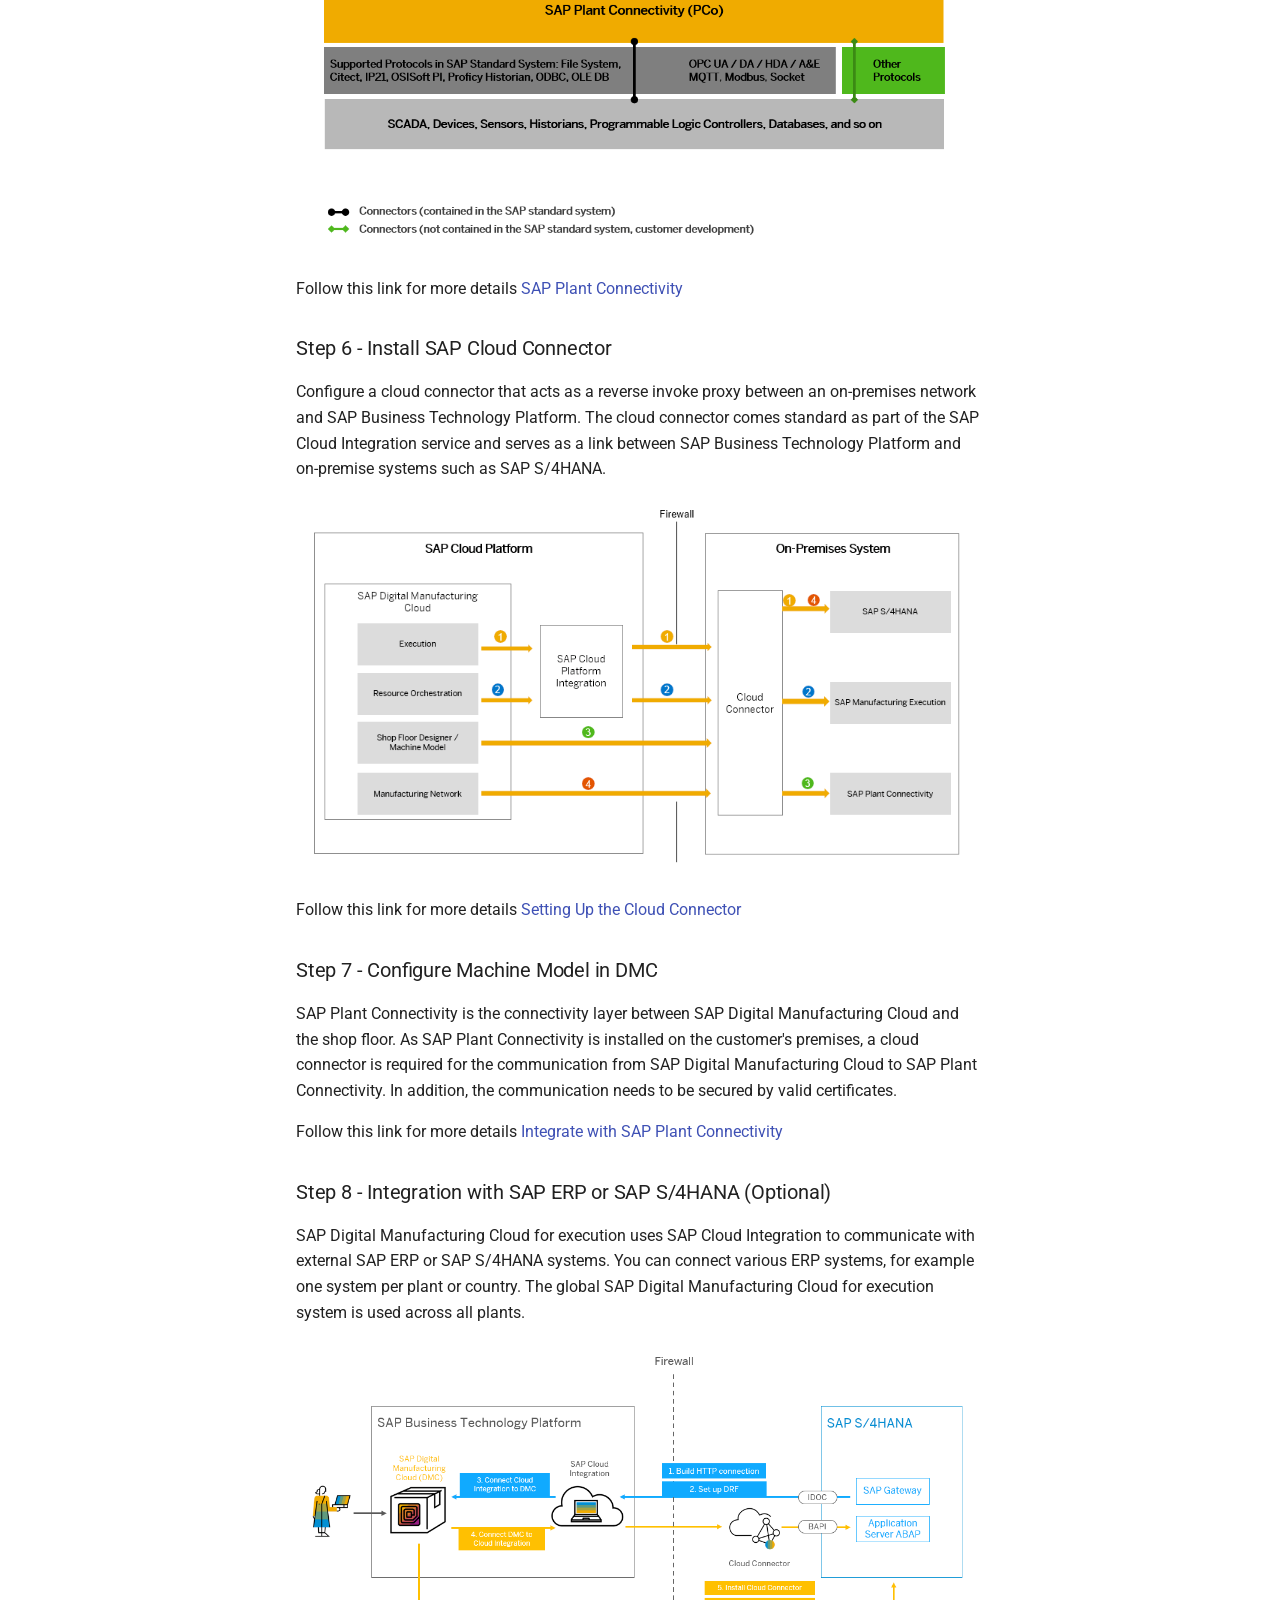
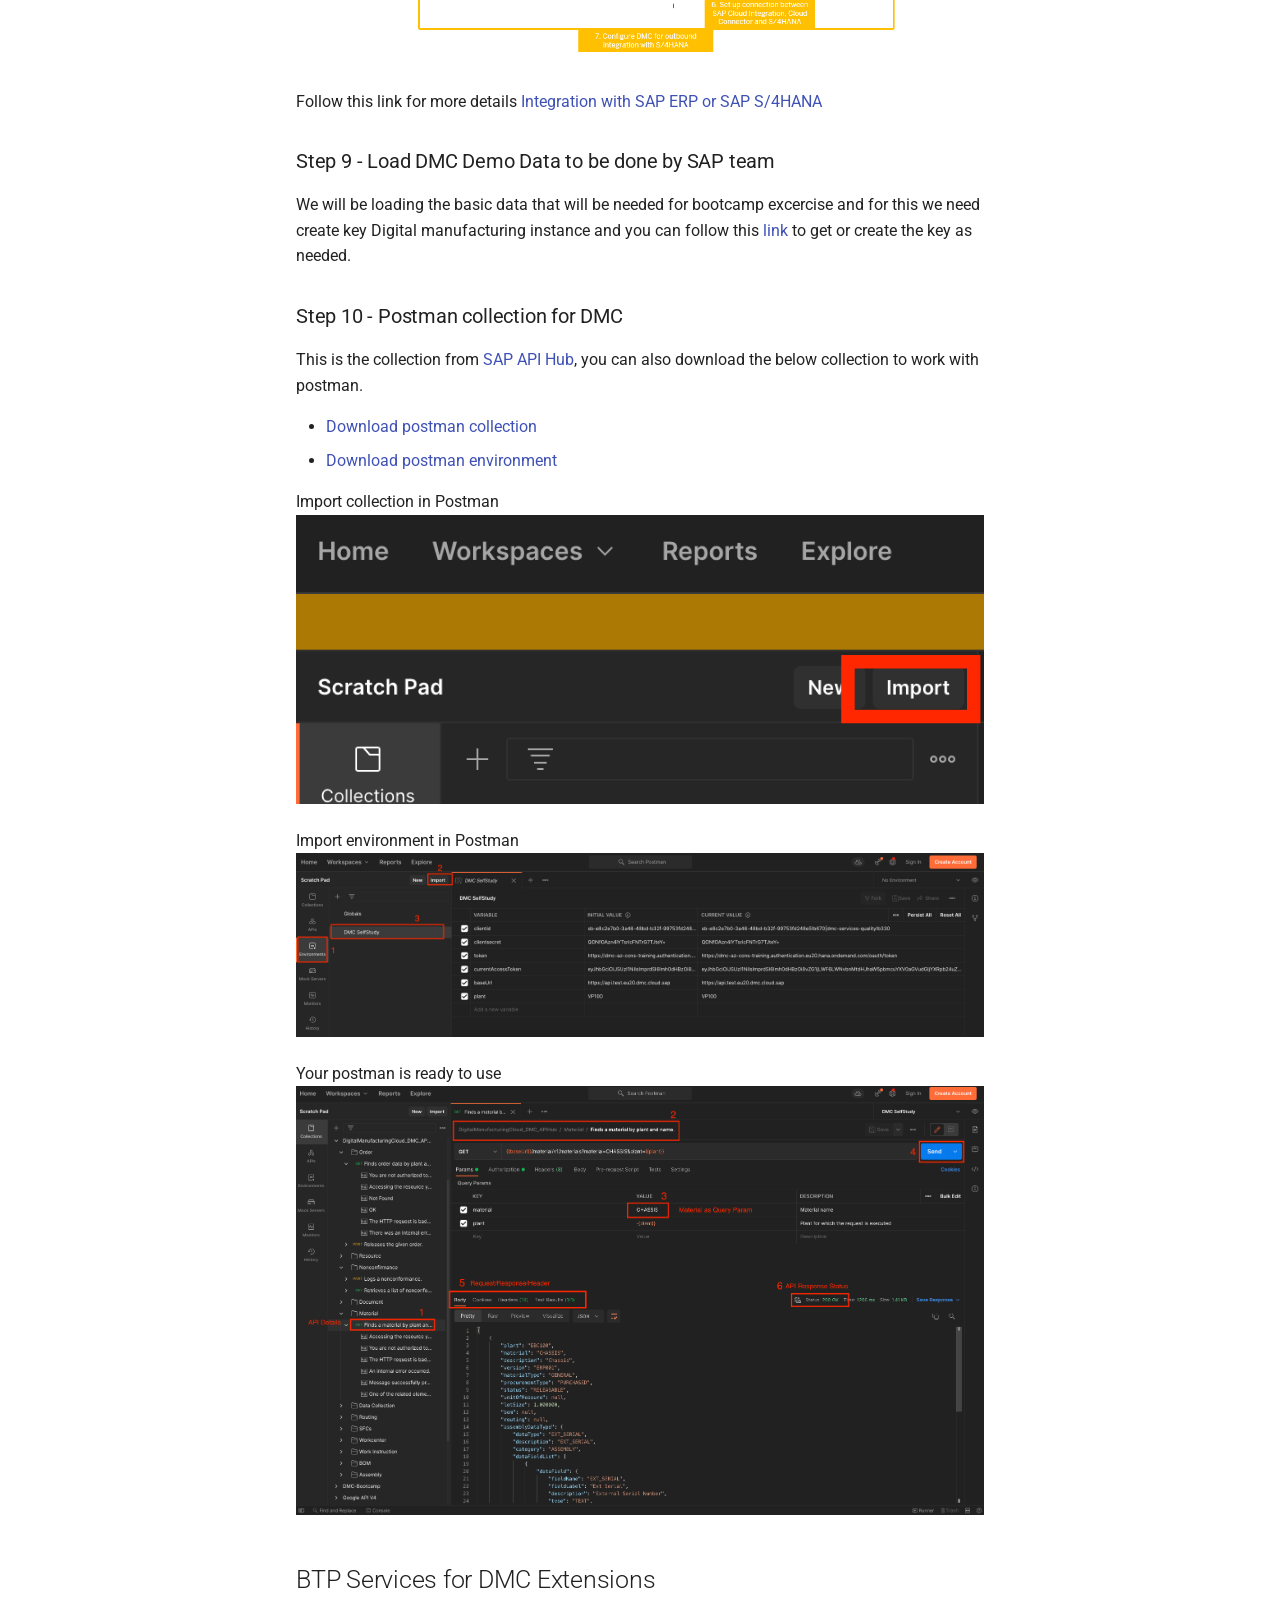
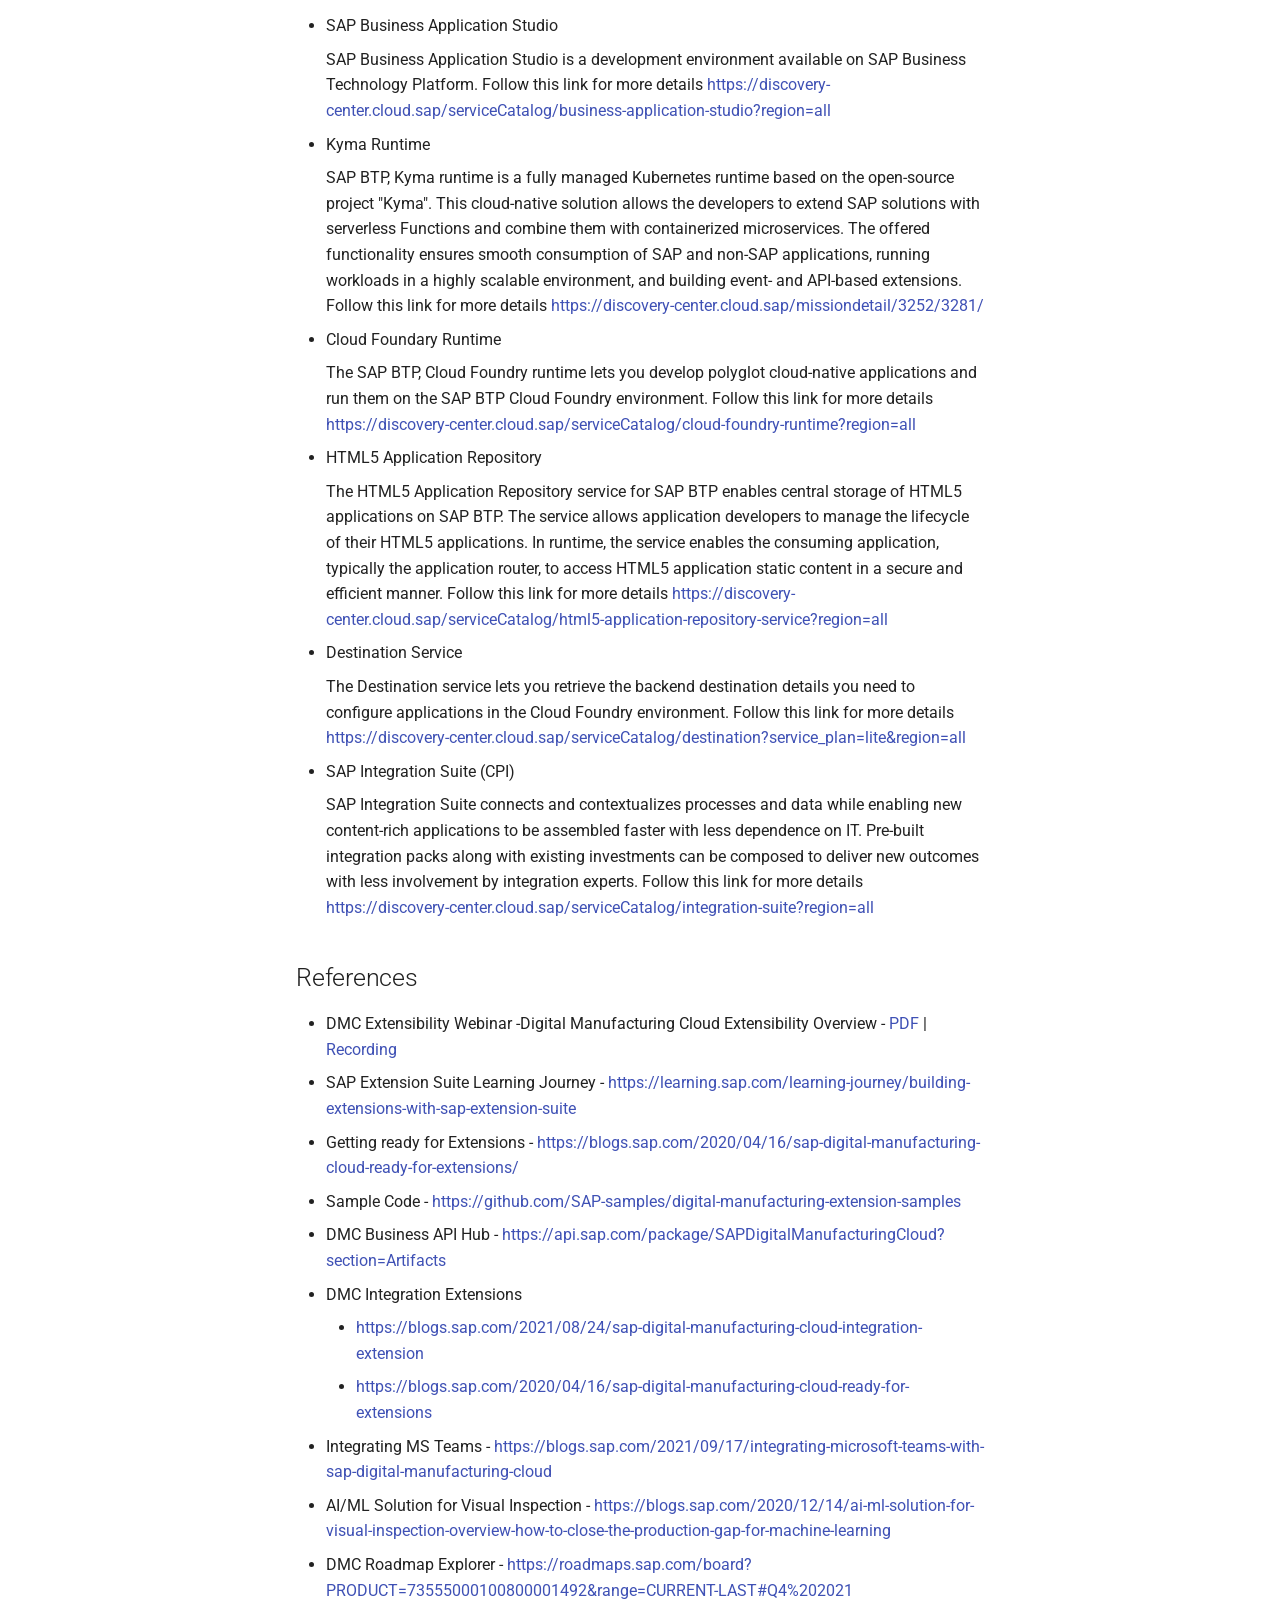
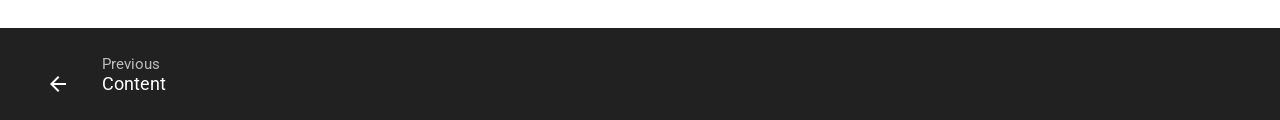
<file: ParticipantGuide.html>
<!doctype html>
<html lang="en" class="no-js">
  <head>
    
      <meta charset="utf-8">
      <meta name="viewport" content="width=device-width,initial-scale=1">
      <meta http-equiv="x-ua-compatible" content="ie=edge">
      
      
      
      
        <meta name="lang:clipboard.copy" content="Copy to clipboard">
      
        <meta name="lang:clipboard.copied" content="Copied to clipboard">
      
        <meta name="lang:search.language" content="en">
      
        <meta name="lang:search.pipeline.stopwords" content="True">
      
        <meta name="lang:search.pipeline.trimmer" content="True">
      
        <meta name="lang:search.result.none" content="No matching documents">
      
        <meta name="lang:search.result.one" content="1 matching document">
      
        <meta name="lang:search.result.other" content="# matching documents">
      
        <meta name="lang:search.tokenizer" content="[\s\-]+">
      
      <link rel="shortcut icon" href="assets/favicon.png">
      <meta name="generator" content="mkdocs-1.2.1, mkdocs-material-4.6.3">
    
    
      
        <title>Content - DMC Extensibility Bootcamp</title>
      
    
    
      <link rel="stylesheet" href="assets/stylesheets/application.adb8469c.css">
      
        <link rel="stylesheet" href="assets/stylesheets/application-palette.a8b3c06d.css">
      
      
        
        
        <meta name="theme-color" content="">
      
    
    
      <script src="assets/javascripts/modernizr.eca31fed.js"></script>
    
    
      
        <link href="https://fonts.gstatic.com" rel="preconnect" crossorigin>
        <link rel="stylesheet" href="https://fonts.googleapis.com/css?family=Roboto:300,400,400i,700%7CRoboto+Mono&display=fallback">
        <style>body,input{font-family:"Roboto","Helvetica Neue",Helvetica,Arial,sans-serif}code,kbd,pre{font-family:"Roboto Mono","Courier New",Courier,monospace}</style>
      
    
    <link rel="stylesheet" href="assets/fonts/material-icons.css">
    
    
      <link rel="stylesheet" href="theme/stylesheets/extra.css">
    
    
      
    
    
  </head>
  
    
    
    <body dir="ltr" data-md-color-primary="black" data-md-color-accent="blue">
  
    <svg class="md-svg">
      <defs>
        
        
          <svg xmlns="http://www.w3.org/2000/svg" width="416" height="448" viewBox="0 0 416 448" id="__github"><path fill="currentColor" d="M160 304q0 10-3.125 20.5t-10.75 19T128 352t-18.125-8.5-10.75-19T96 304t3.125-20.5 10.75-19T128 256t18.125 8.5 10.75 19T160 304zm160 0q0 10-3.125 20.5t-10.75 19T288 352t-18.125-8.5-10.75-19T256 304t3.125-20.5 10.75-19T288 256t18.125 8.5 10.75 19T320 304zm40 0q0-30-17.25-51T296 232q-10.25 0-48.75 5.25Q229.5 240 208 240t-39.25-2.75Q130.75 232 120 232q-29.5 0-46.75 21T56 304q0 22 8 38.375t20.25 25.75 30.5 15 35 7.375 37.25 1.75h42q20.5 0 37.25-1.75t35-7.375 30.5-15 20.25-25.75T360 304zm56-44q0 51.75-15.25 82.75-9.5 19.25-26.375 33.25t-35.25 21.5-42.5 11.875-42.875 5.5T212 416q-19.5 0-35.5-.75t-36.875-3.125-38.125-7.5-34.25-12.875T37 371.5t-21.5-28.75Q0 312 0 260q0-59.25 34-99-6.75-20.5-6.75-42.5 0-29 12.75-54.5 27 0 47.5 9.875t47.25 30.875Q171.5 96 212 96q37 0 70 8 26.25-20.5 46.75-30.25T376 64q12.75 25.5 12.75 54.5 0 21.75-6.75 42 34 40 34 99.5z"/></svg>
        
      </defs>
    </svg>
    <input class="md-toggle" data-md-toggle="drawer" type="checkbox" id="__drawer" autocomplete="off">
    <input class="md-toggle" data-md-toggle="search" type="checkbox" id="__search" autocomplete="off">
    <label class="md-overlay" data-md-component="overlay" for="__drawer"></label>
    
      <a href="#sap-dmc-exensibility-bootcamp" tabindex="0" class="md-skip">
        Skip to content
      </a>
    
    
      <header class="md-header" data-md-component="header">
  <nav class="md-header-nav md-grid">
    <div class="md-flex">
      <div class="md-flex__cell md-flex__cell--shrink">
        <a href="." title="DMC Extensibility Bootcamp" aria-label="DMC Extensibility Bootcamp" class="md-header-nav__button md-logo">
          
            <img alt="logo" src="assets/logo_sap.jpeg" width="24" height="24">
          
        </a>
      </div>
      <div class="md-flex__cell md-flex__cell--shrink">
        <label class="md-icon md-icon--menu md-header-nav__button" for="__drawer"></label>
      </div>
      <div class="md-flex__cell md-flex__cell--stretch">
        <div class="md-flex__ellipsis md-header-nav__title" data-md-component="title">
          
            <span class="md-header-nav__topic">
              DMC Extensibility Bootcamp
            </span>
            <span class="md-header-nav__topic">
              
                Content
              
            </span>
          
        </div>
      </div>
      <div class="md-flex__cell md-flex__cell--shrink">
        
          <label class="md-icon md-icon--search md-header-nav__button" for="__search"></label>
          
<div class="md-search" data-md-component="search" role="dialog">
  <label class="md-search__overlay" for="__search"></label>
  <div class="md-search__inner" role="search">
    <form class="md-search__form" name="search">
      <input type="text" class="md-search__input" aria-label="search" name="query" placeholder="Search" autocapitalize="off" autocorrect="off" autocomplete="off" spellcheck="false" data-md-component="query" data-md-state="active">
      <label class="md-icon md-search__icon" for="__search"></label>
      <button type="reset" class="md-icon md-search__icon" data-md-component="reset" tabindex="-1">
        &#xE5CD;
      </button>
    </form>
    <div class="md-search__output">
      <div class="md-search__scrollwrap" data-md-scrollfix>
        <div class="md-search-result" data-md-component="result">
          <div class="md-search-result__meta">
            Type to start searching
          </div>
          <ol class="md-search-result__list"></ol>
        </div>
      </div>
    </div>
  </div>
</div>
        
      </div>
      
        <div class="md-flex__cell md-flex__cell--shrink">
          <div class="md-header-nav__source">
            


  

<a href="https://github.com/SAP-samples/digital-manufacturing-extension-samples/" title="Go to repository" class="md-source" data-md-source="github">
  
    <div class="md-source__icon">
      <svg viewBox="0 0 24 24" width="24" height="24">
        <use xlink:href="#__github" width="24" height="24"></use>
      </svg>
    </div>
  
  <div class="md-source__repository">
    GitHub
  </div>
</a>
          </div>
        </div>
      
    </div>
  </nav>
</header>
    
    <div class="md-container">
      
        
      
      
        

  

<nav class="md-tabs md-tabs--active" data-md-component="tabs">
  <div class="md-tabs__inner md-grid">
    <ul class="md-tabs__list">
      
        
  
  
    <li class="md-tabs__item">
      
        <a href="index.html" class="md-tabs__link">
          Unit 1
        </a>
      
    </li>
  

      
        
  
  
    <li class="md-tabs__item">
      
        <a href="Field%26IntegrationExtensions.html" class="md-tabs__link">
          Unit 2
        </a>
      
    </li>
  

      
        
  
  
    <li class="md-tabs__item">
      
        <a href="InAppExtensions.html" class="md-tabs__link">
          Unit 3
        </a>
      
    </li>
  

      
        
  
  
    <li class="md-tabs__item">
      
        <a href="Exercise1.1.html" class="md-tabs__link">
          Exercise 1
        </a>
      
    </li>
  

      
        
  
  
    <li class="md-tabs__item">
      
        <a href="FAQ.html" class="md-tabs__link">
          FAQ
        </a>
      
    </li>
  

      
        
  
  
    <li class="md-tabs__item">
      
        <a href="ParticipantGuide.html" class="md-tabs__link md-tabs__link--active">
          Participant Guide
        </a>
      
    </li>
  

      
    </ul>
  </div>
</nav>
      
      <main class="md-main" role="main">
        <div class="md-main__inner md-grid" data-md-component="container">
          
            
              <div class="md-sidebar md-sidebar--primary" data-md-component="navigation">
                <div class="md-sidebar__scrollwrap">
                  <div class="md-sidebar__inner">
                    <nav class="md-nav md-nav--primary" data-md-level="0">
  <label class="md-nav__title md-nav__title--site" for="__drawer">
    <a href="." title="DMC Extensibility Bootcamp" class="md-nav__button md-logo">
      
        <img alt="logo" src="assets/logo_sap.jpeg" width="48" height="48">
      
    </a>
    DMC Extensibility Bootcamp
  </label>
  
    <div class="md-nav__source">
      


  

<a href="https://github.com/SAP-samples/digital-manufacturing-extension-samples/" title="Go to repository" class="md-source" data-md-source="github">
  
    <div class="md-source__icon">
      <svg viewBox="0 0 24 24" width="24" height="24">
        <use xlink:href="#__github" width="24" height="24"></use>
      </svg>
    </div>
  
  <div class="md-source__repository">
    GitHub
  </div>
</a>
    </div>
  
  <ul class="md-nav__list" data-md-scrollfix>
    
      
      
      


  <li class="md-nav__item md-nav__item--nested">
    
      <input class="md-toggle md-nav__toggle" data-md-toggle="nav-1" type="checkbox" id="nav-1">
    
    <label class="md-nav__link" for="nav-1">
      Unit 1
    </label>
    <nav class="md-nav" data-md-component="collapsible" data-md-level="1">
      <label class="md-nav__title" for="nav-1">
        Unit 1
      </label>
      <ul class="md-nav__list" data-md-scrollfix>
        
        
          
          
          


  <li class="md-nav__item">
    <a href="index.html" title="Overview" class="md-nav__link">
      Overview
    </a>
  </li>

        
          
          
          


  <li class="md-nav__item">
    <a href="BTPExtensionSuite.html" title="BTP Extension Suite" class="md-nav__link">
      BTP Extension Suite
    </a>
  </li>

        
          
          
          


  <li class="md-nav__item">
    <a href="DMCUseCases.html" title="DMC Use Cases" class="md-nav__link">
      DMC Use Cases
    </a>
  </li>

        
          
          
          


  <li class="md-nav__item">
    <a href="BootcampUseCase.html" title="Bootcamp Scenario" class="md-nav__link">
      Bootcamp Scenario
    </a>
  </li>

        
      </ul>
    </nav>
  </li>

    
      
      
      


  <li class="md-nav__item md-nav__item--nested">
    
      <input class="md-toggle md-nav__toggle" data-md-toggle="nav-2" type="checkbox" id="nav-2">
    
    <label class="md-nav__link" for="nav-2">
      Unit 2
    </label>
    <nav class="md-nav" data-md-component="collapsible" data-md-level="1">
      <label class="md-nav__title" for="nav-2">
        Unit 2
      </label>
      <ul class="md-nav__list" data-md-scrollfix>
        
        
          
          
          


  <li class="md-nav__item">
    <a href="Field%26IntegrationExtensions.html" title="Content" class="md-nav__link">
      Content
    </a>
  </li>

        
      </ul>
    </nav>
  </li>

    
      
      
      


  <li class="md-nav__item md-nav__item--nested">
    
      <input class="md-toggle md-nav__toggle" data-md-toggle="nav-3" type="checkbox" id="nav-3">
    
    <label class="md-nav__link" for="nav-3">
      Unit 3
    </label>
    <nav class="md-nav" data-md-component="collapsible" data-md-level="1">
      <label class="md-nav__title" for="nav-3">
        Unit 3
      </label>
      <ul class="md-nav__list" data-md-scrollfix>
        
        
          
          
          


  <li class="md-nav__item">
    <a href="InAppExtensions.html" title="Content" class="md-nav__link">
      Content
    </a>
  </li>

        
      </ul>
    </nav>
  </li>

    
      
      
      


  <li class="md-nav__item md-nav__item--nested">
    
      <input class="md-toggle md-nav__toggle" data-md-toggle="nav-4" type="checkbox" id="nav-4">
    
    <label class="md-nav__link" for="nav-4">
      Exercise 1
    </label>
    <nav class="md-nav" data-md-component="collapsible" data-md-level="1">
      <label class="md-nav__title" for="nav-4">
        Exercise 1
      </label>
      <ul class="md-nav__list" data-md-scrollfix>
        
        
          
          
          


  <li class="md-nav__item">
    <a href="Exercise1.1.html" title="Exercise 1.1" class="md-nav__link">
      Exercise 1.1
    </a>
  </li>

        
          
          
          


  <li class="md-nav__item">
    <a href="Exercise1.2.html" title="Exercise 1.2" class="md-nav__link">
      Exercise 1.2
    </a>
  </li>

        
      </ul>
    </nav>
  </li>

    
      
      
      


  <li class="md-nav__item md-nav__item--nested">
    
      <input class="md-toggle md-nav__toggle" data-md-toggle="nav-5" type="checkbox" id="nav-5">
    
    <label class="md-nav__link" for="nav-5">
      FAQ
    </label>
    <nav class="md-nav" data-md-component="collapsible" data-md-level="1">
      <label class="md-nav__title" for="nav-5">
        FAQ
      </label>
      <ul class="md-nav__list" data-md-scrollfix>
        
        
          
          
          


  <li class="md-nav__item">
    <a href="FAQ.html" title="Content" class="md-nav__link">
      Content
    </a>
  </li>

        
      </ul>
    </nav>
  </li>

    
      
      
      

  


  <li class="md-nav__item md-nav__item--active md-nav__item--nested">
    
      <input class="md-toggle md-nav__toggle" data-md-toggle="nav-6" type="checkbox" id="nav-6" checked>
    
    <label class="md-nav__link" for="nav-6">
      Participant Guide
    </label>
    <nav class="md-nav" data-md-component="collapsible" data-md-level="1">
      <label class="md-nav__title" for="nav-6">
        Participant Guide
      </label>
      <ul class="md-nav__list" data-md-scrollfix>
        
        
          
          
          

  


  <li class="md-nav__item md-nav__item--active">
    
    <input class="md-toggle md-nav__toggle" data-md-toggle="toc" type="checkbox" id="__toc">
    
      
    
    
      <label class="md-nav__link md-nav__link--active" for="__toc">
        Content
      </label>
    
    <a href="ParticipantGuide.html" title="Content" class="md-nav__link md-nav__link--active">
      Content
    </a>
    
      
<nav class="md-nav md-nav--secondary">
  
  
    
  
  
    <label class="md-nav__title" for="__toc">Table of contents</label>
    <ul class="md-nav__list" data-md-scrollfix>
      
        <li class="md-nav__item">
  <a href="#participant-checklist" class="md-nav__link">
    Participant Checklist
  </a>
  
</li>
      
        <li class="md-nav__item">
  <a href="#prerequisite" class="md-nav__link">
    Prerequisite
  </a>
  
    <nav class="md-nav">
      <ul class="md-nav__list">
        
          <li class="md-nav__item">
  <a href="#step-1-configure-your-trial-account" class="md-nav__link">
    Step 1 - Configure your Trial Account
  </a>
  
</li>
        
          <li class="md-nav__item">
  <a href="#step-2-enable-kyma-in-trial-account" class="md-nav__link">
    Step 2 - Enable Kyma in Trial Account
  </a>
  
    <nav class="md-nav">
      <ul class="md-nav__list">
        
          <li class="md-nav__item">
  <a href="#option-1-create-your-own-sap-btp-trial-account" class="md-nav__link">
    Option 1: Create Your Own SAP BTP Trial Account
  </a>
  
</li>
        
          <li class="md-nav__item">
  <a href="#option-2-use-your-existing-sap-btp-subaccount" class="md-nav__link">
    Option 2: Use Your Existing SAP BTP Subaccount
  </a>
  
</li>
        
      </ul>
    </nav>
  
</li>
        
          <li class="md-nav__item">
  <a href="#step-3-assign-kyma-roles-to-user" class="md-nav__link">
    Step 3 - Assign Kyma Roles to User
  </a>
  
</li>
        
          <li class="md-nav__item">
  <a href="#step-4-getting-started-with-business-application-studio" class="md-nav__link">
    Step 4 - Getting started with Business Application Studio
  </a>
  
</li>
        
          <li class="md-nav__item">
  <a href="#step-5-install-sap-plant-connectivity" class="md-nav__link">
    Step 5 - Install SAP Plant Connectivity
  </a>
  
</li>
        
          <li class="md-nav__item">
  <a href="#step-6-install-sap-cloud-connector" class="md-nav__link">
    Step 6 - Install SAP Cloud Connector
  </a>
  
</li>
        
          <li class="md-nav__item">
  <a href="#step-7-configure-machine-model-in-dmc" class="md-nav__link">
    Step 7 - Configure Machine Model in DMC
  </a>
  
</li>
        
          <li class="md-nav__item">
  <a href="#step-8-integration-with-sap-erp-or-sap-s4hana-optional" class="md-nav__link">
    Step 8 - Integration with SAP ERP or SAP S/4HANA (Optional)
  </a>
  
</li>
        
          <li class="md-nav__item">
  <a href="#step-9-load-dmc-demo-data-to-be-done-by-sap-team" class="md-nav__link">
    Step 9 - Load DMC Demo Data to be done by SAP team
  </a>
  
</li>
        
          <li class="md-nav__item">
  <a href="#step-10-postman-collection-for-dmc" class="md-nav__link">
    Step 10 - Postman collection for DMC
  </a>
  
</li>
        
      </ul>
    </nav>
  
</li>
      
        <li class="md-nav__item">
  <a href="#btp-services-for-dmc-extensions" class="md-nav__link">
    BTP Services for DMC Extensions
  </a>
  
</li>
      
        <li class="md-nav__item">
  <a href="#references" class="md-nav__link">
    References
  </a>
  
</li>
      
      
      
      
      
    </ul>
  
</nav>
    
  </li>

        
      </ul>
    </nav>
  </li>

    
  </ul>
</nav>
                  </div>
                </div>
              </div>
            
            
              <div class="md-sidebar md-sidebar--secondary" data-md-component="toc">
                <div class="md-sidebar__scrollwrap">
                  <div class="md-sidebar__inner">
                    
<nav class="md-nav md-nav--secondary">
  
  
    
  
  
    <label class="md-nav__title" for="__toc">Table of contents</label>
    <ul class="md-nav__list" data-md-scrollfix>
      
        <li class="md-nav__item">
  <a href="#participant-checklist" class="md-nav__link">
    Participant Checklist
  </a>
  
</li>
      
        <li class="md-nav__item">
  <a href="#prerequisite" class="md-nav__link">
    Prerequisite
  </a>
  
    <nav class="md-nav">
      <ul class="md-nav__list">
        
          <li class="md-nav__item">
  <a href="#step-1-configure-your-trial-account" class="md-nav__link">
    Step 1 - Configure your Trial Account
  </a>
  
</li>
        
          <li class="md-nav__item">
  <a href="#step-2-enable-kyma-in-trial-account" class="md-nav__link">
    Step 2 - Enable Kyma in Trial Account
  </a>
  
    <nav class="md-nav">
      <ul class="md-nav__list">
        
          <li class="md-nav__item">
  <a href="#option-1-create-your-own-sap-btp-trial-account" class="md-nav__link">
    Option 1: Create Your Own SAP BTP Trial Account
  </a>
  
</li>
        
          <li class="md-nav__item">
  <a href="#option-2-use-your-existing-sap-btp-subaccount" class="md-nav__link">
    Option 2: Use Your Existing SAP BTP Subaccount
  </a>
  
</li>
        
      </ul>
    </nav>
  
</li>
        
          <li class="md-nav__item">
  <a href="#step-3-assign-kyma-roles-to-user" class="md-nav__link">
    Step 3 - Assign Kyma Roles to User
  </a>
  
</li>
        
          <li class="md-nav__item">
  <a href="#step-4-getting-started-with-business-application-studio" class="md-nav__link">
    Step 4 - Getting started with Business Application Studio
  </a>
  
</li>
        
          <li class="md-nav__item">
  <a href="#step-5-install-sap-plant-connectivity" class="md-nav__link">
    Step 5 - Install SAP Plant Connectivity
  </a>
  
</li>
        
          <li class="md-nav__item">
  <a href="#step-6-install-sap-cloud-connector" class="md-nav__link">
    Step 6 - Install SAP Cloud Connector
  </a>
  
</li>
        
          <li class="md-nav__item">
  <a href="#step-7-configure-machine-model-in-dmc" class="md-nav__link">
    Step 7 - Configure Machine Model in DMC
  </a>
  
</li>
        
          <li class="md-nav__item">
  <a href="#step-8-integration-with-sap-erp-or-sap-s4hana-optional" class="md-nav__link">
    Step 8 - Integration with SAP ERP or SAP S/4HANA (Optional)
  </a>
  
</li>
        
          <li class="md-nav__item">
  <a href="#step-9-load-dmc-demo-data-to-be-done-by-sap-team" class="md-nav__link">
    Step 9 - Load DMC Demo Data to be done by SAP team
  </a>
  
</li>
        
          <li class="md-nav__item">
  <a href="#step-10-postman-collection-for-dmc" class="md-nav__link">
    Step 10 - Postman collection for DMC
  </a>
  
</li>
        
      </ul>
    </nav>
  
</li>
      
        <li class="md-nav__item">
  <a href="#btp-services-for-dmc-extensions" class="md-nav__link">
    BTP Services for DMC Extensions
  </a>
  
</li>
      
        <li class="md-nav__item">
  <a href="#references" class="md-nav__link">
    References
  </a>
  
</li>
      
      
      
      
      
    </ul>
  
</nav>
                  </div>
                </div>
              </div>
            
          
          <div class="md-content">
            <article class="md-content__inner md-typeset">
              
                
                  <a href="https://github.com/SAP-samples/digital-manufacturing-extension-samples/edit/master/docs/ParticipantGuide.md" title="Edit this page" class="md-icon md-content__icon">&#xE3C9;</a>
                
                
                <h1 id="sap-dmc-exensibility-bootcamp">SAP DMC Exensibility Bootcamp<a class="headerlink" href="#sap-dmc-exensibility-bootcamp" title="Permanent link">&para;</a></h1>
<h2 id="participant-checklist">Participant Checklist<a class="headerlink" href="#participant-checklist" title="Permanent link">&para;</a></h2>
<ul>
<li>Candidates should come to the bootcamp with their own DMC Demo system.</li>
<li>The exercise guide will be done by the Partner BTP trial accounts. To get started, follow <a href="https://developers.sap.com/tutorials/hcp-create-trial-account.html">https://developers.sap.com/tutorials/hcp-create-trial-account.html</a></li>
<li>Follow the "Prerequisite" section to install the necessary tools.</li>
<li>Candidates should have preliminary knowledge on NodeJS, SAPUI5 and Business Technology Platform.</li>
</ul>
<h2 id="prerequisite">Prerequisite<a class="headerlink" href="#prerequisite" title="Permanent link">&para;</a></h2>
<ul>
<li><code>node</code> (<a href="https://nodejs.org/en/download/">Node.js</a> version 12.x or 14.x is recommended)</li>
<li><code>SAP Fiori Tools</code> <a href="">https://www.npmjs.com/package/@sap/generator-fiori</a></li>
<li><code>docker</code> (for example, <a href="https://www.docker.com/products/docker-desktop">Docker Desktop</a> for macOS or Windows)</li>
<li>A source code editor (<a href="https://code.visualstudio.com/">Visual Studio Code</a> is recommended)</li>
<li><code>bash</code> or <code>zsh</code> shell to run the command snippets on MacOS or Linux, or <a href="https://gitforwindows.org/">Git Bash</a> for Windows, MinGW, or <a href="https://www.cygwin.com/">Cygwin</a>)</li>
<li><code>kubectl</code> (<a href="https://kubernetes.io/docs/tasks/tools/">Kubernetes Command Line tool</a>), see this tutorial how to install it</li>
<li><code>cf</code> (<a href="https://docs.cloudfoundry.org/cf-cli/install-go-cli.html">Cloud Foundry Command Line Interface (CLI)</a>)</li>
<li><code>mta</code> (<a href="https://sap.github.io/cloud-mta-build-tool/download/">Multitarget application interface</a>)</li>
<li><code>git</code> (<a href="https://git-scm.com/downloads">Git Downloads</a>)</li>
<li>Download <a href="https://www.postman.com/downloads/">postman tool</a></li>
</ul>
<h3 id="step-1-configure-your-trial-account">Step 1 - Configure your Trial Account<a class="headerlink" href="#step-1-configure-your-trial-account" title="Permanent link">&para;</a></h3>
<ol>
<li>Go to <a href="https://cockpit.eu10.hana.ondemand.com/trial/#/home/trial">SAP BTP Cockpit</a>.</li>
<li>Choose <strong>Go To Your Trial Account</strong>.<ul>
<li>If you don't have a user, you need to <a href="https://developers.sap.com/tutorials/hcp-create-trial-account.html">register</a> for a free.</li>
<li>Wait for the completion of the on-boarding.</li>
</ul>
</li>
<li>You should land on the <strong>Subaccounts</strong> page of your <strong>Global Account</strong> on trial.</li>
<li>Choose <strong>trial</strong>.</li>
<li>From the <strong>Navigation area</strong>, choose Security <strong>Trust Configuration</strong>.</li>
<li>Select the default IdP by clicking on the name attribute. The name might be <strong>SAP ID Service</strong> or <strong>Default Identity provider</strong>.</li>
<li>Enter the e-mail of the user to whom you want to give permissions.</li>
<li>Click <strong>Show Assignments</strong>.</li>
<li>Click <strong>Assign Role Collection</strong>.</li>
<li>From the Assign Role Collection dropdown list, select the relevant role collection:<ul>
<li>Select <strong>Business_Application_Studio_Developer</strong> to assign a role collection to a developer.</li>
<li>Select <strong>Business_Application_Studio_Administrator</strong> to assign a role collection to an administrator.</li>
<li>Select <strong>Business_Application_Studio_Extension_Deployer</strong> to assign a role collection to an extension developer.</li>
</ul>
</li>
</ol>
<h3 id="step-2-enable-kyma-in-trial-account">Step 2 - Enable Kyma in Trial Account<a class="headerlink" href="#step-2-enable-kyma-in-trial-account" title="Permanent link">&para;</a></h3>
<p>You need an SAP BTP Subaccount with consumption-based model (that is, Cloud Credits). </p>
<p>For this tutorial you have two options:</p>
<h4 id="option-1-create-your-own-sap-btp-trial-account">Option 1: Create Your Own SAP BTP Trial Account<a class="headerlink" href="#option-1-create-your-own-sap-btp-trial-account" title="Permanent link">&para;</a></h4>
<ol>
<li>Go to <a href="https://cockpit.eu10.hana.ondemand.com/trial/#/home/trial">SAP BTP Cockpit</a>.</li>
<li>Choose <strong>Go To Your Trial Account</strong>.</li>
<li>You should land on the <strong>Subaccounts</strong> page of your <strong>Global Account</strong> on trial.</li>
<li>Choose <strong>trial</strong>.</li>
<li>Go to <strong>Kyma Environment</strong>.</li>
<li>Choose <strong>Enable Kyma</strong>.</li>
<li>Provide a <strong>Cluster Name</strong>.</li>
<li>Choose <strong>Create</strong>.</li>
</ol>
<p>This takes a while. You can start the tutorial in the meantime.</p>
<h4 id="option-2-use-your-existing-sap-btp-subaccount">Option 2: Use Your Existing SAP BTP Subaccount<a class="headerlink" href="#option-2-use-your-existing-sap-btp-subaccount" title="Permanent link">&para;</a></h4>
<p>If you already have an older trial account, then you might not see the <strong>Enable Kyma</strong> button. In that case:</p>
<ol>
<li>Go to <strong>Entitlements</strong>.</li>
<li>Choose <strong>Configure Entitlements</strong>.</li>
<li>Choose <strong>Add Service Plans</strong>.</li>
<li>Search for and select <strong>Kyma runtime</strong>.</li>
<li>Check the <strong>trial</strong> (Environment) checkbox.</li>
<li>Choose <strong>Add 1 Service Plan</strong>.</li>
<li>Choose <strong>Enable Kyma</strong>.</li>
<li>Provide a <strong>Cluster Name</strong>.</li>
<li>Choose <strong>Create</strong>.
This takes a while. You can start the tutorial in the meantime.</li>
</ol>
<h3 id="step-3-assign-kyma-roles-to-user">Step 3 - Assign Kyma Roles to User<a class="headerlink" href="#step-3-assign-kyma-roles-to-user" title="Permanent link">&para;</a></h3>
<p>SAP BTP’s XSUAA is used to access the Kyma runtime. Please follow the steps to <a href="https://help.sap.com/viewer/65de2977205c403bbc107264b8eccf4b/Cloud/en-US/148ae38b7d6f4e61bbb696bbfb3996b2.html">assign Roles in the Kyma Environment</a>.</p>
<h3 id="step-4-getting-started-with-business-application-studio">Step 4 - Getting started with Business Application Studio<a class="headerlink" href="#step-4-getting-started-with-business-application-studio" title="Permanent link">&para;</a></h3>
<p>SAP Business Application Studio is a development environment available on SAP Business Technology Platform. To get started, please follow the link: <a href="">https://developers.sap.com/tutorials/appstudio-onboarding.html</a></p>
<h3 id="step-5-install-sap-plant-connectivity">Step 5 - Install SAP Plant Connectivity<a class="headerlink" href="#step-5-install-sap-plant-connectivity" title="Permanent link">&para;</a></h3>
<p>With SAP Plant Connectivity (PCo), SAP provides a software component that enables the exchange of data between an SAP system and the industry-specific standard data sources of different manufacturers, for example, process control systems, plant Historian systems, and SPC systems.</p>
<p><img alt="Screenshot" src="assets/SAP%20Plant%20Connectivity.png" /></p>
<p>Follow this link for more details <a href="https://help.sap.com/viewer/c90214be0d934ebdb6f3bce29c63c0ff/15.5.0/en-US/46a00344d44852b7e10000000a155369.html?q=plant%20connectivity">SAP Plant Connectivity</a></p>
<h3 id="step-6-install-sap-cloud-connector">Step 6 - Install SAP Cloud Connector<a class="headerlink" href="#step-6-install-sap-cloud-connector" title="Permanent link">&para;</a></h3>
<p>Configure a cloud connector that acts as a reverse invoke proxy between an on-premises network and SAP Business Technology Platform. The cloud connector comes standard as part of the SAP Cloud Integration service and serves as a link between SAP Business Technology Platform and on-premise systems such as SAP S/4HANA.</p>
<p><img alt="Screenshot" src="assets/how-to-setup-cloud-connection.png" /></p>
<p>Follow this link for more details <a href="https://help.sap.com/viewer/c86ca4026fae4cb3ba66ed751866175b/latest/en-US/ef206b74c1dd416caf1e0fa555a2441f.html#c89cabe21cee42b2be3380bb887a9c3a.html">Setting Up the Cloud Connector</a></p>
<h3 id="step-7-configure-machine-model-in-dmc">Step 7 - Configure Machine Model in DMC<a class="headerlink" href="#step-7-configure-machine-model-in-dmc" title="Permanent link">&para;</a></h3>
<p>SAP Plant Connectivity is the connectivity layer between SAP Digital Manufacturing Cloud and the shop floor. As SAP Plant Connectivity is installed on the customer's premises, a cloud connector is required for the communication from SAP Digital Manufacturing Cloud to SAP Plant Connectivity. In addition, the communication needs to be secured by valid certificates.</p>
<p>Follow this link for more details <a href="https://help.sap.com/viewer/c86ca4026fae4cb3ba66ed751866175b/latest/en-US/2aaac1f5ed104ffb850ede5942d7031d.html?q=plant%20connectivity">Integrate with SAP Plant Connectivity</a></p>
<h3 id="step-8-integration-with-sap-erp-or-sap-s4hana-optional">Step 8 - Integration with SAP ERP or SAP S/4HANA (Optional)<a class="headerlink" href="#step-8-integration-with-sap-erp-or-sap-s4hana-optional" title="Permanent link">&para;</a></h3>
<p>SAP Digital Manufacturing Cloud for execution uses SAP Cloud Integration to communicate with external SAP ERP or SAP S/4HANA systems. You can connect various ERP systems, for example one system per plant or country. The global SAP Digital Manufacturing Cloud for execution system is used across all plants.</p>
<p><img alt="Screenshot" src="assets/Integration%20with%20SAP%20ERP.png" /></p>
<p>Follow this link for more details <a href="https://help.sap.com/viewer/c86ca4026fae4cb3ba66ed751866175b/latest/en-US/351c4ef7bb4c4c4a8d7f9562988575c5.html">Integration with SAP ERP or SAP S/4HANA</a></p>
<h3 id="step-9-load-dmc-demo-data-to-be-done-by-sap-team">Step 9 - Load DMC Demo Data to be done by SAP team<a class="headerlink" href="#step-9-load-dmc-demo-data-to-be-done-by-sap-team" title="Permanent link">&para;</a></h3>
<p>We will be loading the basic data that will be needed for bootcamp excercise and for this we need create key Digital manufacturing instance and you can follow this <a href="https://help.sap.com/viewer/34f67db3b755405e8145c578221f012c/latest/en-US/29d18581dab1438c92a79f28adcc8142.html#loio29d18581dab1438c92a79f28adcc8142__subsection-im5">link</a> to get or create the key as needed.</p>
<h3 id="step-10-postman-collection-for-dmc">Step 10 - Postman collection for DMC<a class="headerlink" href="#step-10-postman-collection-for-dmc" title="Permanent link">&para;</a></h3>
<p>This is the collection from <a href="https://api.sap.com/package/SAPDigitalManufacturingCloud/rest">SAP API Hub</a>, you can also download the below collection to work with postman.</p>
<ul>
<li><a href="assets/collection.json">Download postman collection</a></li>
<li><a href="assets/environment.json">Download postman environment</a></li>
</ul>
<p>Import collection in Postman
<img alt="Screenshot" src="assets/postman.png" /></p>
<p>Import environment in Postman
<img alt="Screenshot" src="assets/postman_env.png" /></p>
<p>Your postman is ready to use
<img alt="Screenshot" src="assets/postman_exec.png" /></p>
<h2 id="btp-services-for-dmc-extensions">BTP Services for DMC Extensions<a class="headerlink" href="#btp-services-for-dmc-extensions" title="Permanent link">&para;</a></h2>
<ul>
<li>
<p>SAP Business Application Studio</p>
<p>SAP Business Application Studio is a development environment available on SAP Business Technology Platform. Follow this link for more details <a href="https://discovery-center.cloud.sap/serviceCatalog/business-application-studio?region=all">https://discovery-center.cloud.sap/serviceCatalog/business-application-studio?region=all</a></p>
</li>
<li>
<p>Kyma Runtime</p>
<p>SAP BTP, Kyma runtime is a fully managed Kubernetes runtime based on the open-source project "Kyma". This cloud-native solution allows the developers to extend SAP solutions with serverless Functions and combine them with containerized microservices. The offered functionality ensures smooth consumption of SAP and non-SAP applications, running workloads in a highly scalable environment, and building event- and API-based extensions. Follow this link for more details <a href="https://discovery-center.cloud.sap/missiondetail/3252/3281/">https://discovery-center.cloud.sap/missiondetail/3252/3281/</a></p>
</li>
<li>
<p>Cloud Foundary Runtime</p>
<p>The SAP BTP, Cloud Foundry runtime lets you develop polyglot cloud-native applications and run them on the SAP BTP Cloud Foundry environment. Follow this link for more details <a href="https://discovery-center.cloud.sap/serviceCatalog/cloud-foundry-runtime?region=all">https://discovery-center.cloud.sap/serviceCatalog/cloud-foundry-runtime?region=all</a></p>
</li>
<li>
<p>HTML5 Application Repository</p>
<p>The HTML5 Application Repository service for SAP BTP enables central storage of HTML5 applications on SAP BTP. The service allows application developers to manage the lifecycle of their HTML5 applications. In runtime, the service enables the consuming application, typically the application router, to access HTML5 application static content in a secure and efficient manner. Follow this link for more details <a href="https://discovery-center.cloud.sap/serviceCatalog/html5-application-repository-service?region=all">https://discovery-center.cloud.sap/serviceCatalog/html5-application-repository-service?region=all</a></p>
</li>
<li>
<p>Destination Service </p>
<p>The Destination service lets you retrieve the backend destination details you need to configure applications in the Cloud Foundry environment. Follow this link for more details <a href="https://discovery-center.cloud.sap/serviceCatalog/destination?service_plan=lite&amp;region=all">https://discovery-center.cloud.sap/serviceCatalog/destination?service_plan=lite&amp;region=all</a></p>
</li>
<li>
<p>SAP Integration Suite (CPI)</p>
<p>SAP Integration Suite connects and contextualizes processes and data while enabling new content-rich applications to be assembled faster with less dependence on IT. Pre-built integration packs along with existing investments can be composed to deliver new outcomes with less involvement by integration experts. Follow this link for more details <a href="https://discovery-center.cloud.sap/serviceCatalog/integration-suite?region=all">https://discovery-center.cloud.sap/serviceCatalog/integration-suite?region=all</a></p>
</li>
</ul>
<h2 id="references">References<a class="headerlink" href="#references" title="Permanent link">&para;</a></h2>
<ul>
<li>DMC Extensibility Webinar -Digital Manufacturing Cloud Extensibility Overview - <a href="https://d.dam.sap.com/a/QAGDuqa">PDF</a> | <a href="https://wiki.scn.sap.com/wiki/display/SCM/Events+and+Webinars+for+SAP+Digital+Manufacturing+Cloud#:~:text=Extensibility%20Overview%20PDF%20%7C-,Recording,-15%20June%202021">Recording</a></li>
<li>SAP Extension Suite Learning Journey - <a href="https://learning.sap.com/learning-journey/building-extensions-with-sap-extension-suite">https://learning.sap.com/learning-journey/building-extensions-with-sap-extension-suite</a></li>
<li>Getting ready for Extensions - <a href="">https://blogs.sap.com/2020/04/16/sap-digital-manufacturing-cloud-ready-for-extensions/ </a></li>
<li>Sample Code - <a href="">https://github.com/SAP-samples/digital-manufacturing-extension-samples</a></li>
<li>DMC Business API Hub - <a href="">https://api.sap.com/package/SAPDigitalManufacturingCloud?section=Artifacts </a></li>
<li>DMC Integration Extensions <ul>
<li><a href="">https://blogs.sap.com/2021/08/24/sap-digital-manufacturing-cloud-integration-extension</a> </li>
<li><a href="">https://blogs.sap.com/2020/04/16/sap-digital-manufacturing-cloud-ready-for-extensions</a></li>
</ul>
</li>
<li>Integrating MS Teams - <a href="">https://blogs.sap.com/2021/09/17/integrating-microsoft-teams-with-sap-digital-manufacturing-cloud</a></li>
<li>AI/ML Solution for Visual Inspection - <a href="">https://blogs.sap.com/2020/12/14/ai-ml-solution-for-visual-inspection-overview-how-to-close-the-production-gap-for-machine-learning</a></li>
<li>DMC Roadmap Explorer - <a href="https://roadmaps.sap.com/board?PRODUCT=73555000100800001492&amp;range=CURRENT-LAST#Q4%202021">https://roadmaps.sap.com/board?PRODUCT=73555000100800001492&amp;range=CURRENT-LAST#Q4%202021</a></li>
</ul>
                
                  
                
                
              
              
                


              
            </article>
          </div>
        </div>
      </main>
      
        
<footer class="md-footer">
  
    <div class="md-footer-nav">
      <nav class="md-footer-nav__inner md-grid">
        
          <a href="FAQ.html" title="Content" class="md-flex md-footer-nav__link md-footer-nav__link--prev" rel="prev">
            <div class="md-flex__cell md-flex__cell--shrink">
              <i class="md-icon md-icon--arrow-back md-footer-nav__button"></i>
            </div>
            <div class="md-flex__cell md-flex__cell--stretch md-footer-nav__title">
              <span class="md-flex__ellipsis">
                <span class="md-footer-nav__direction">
                  Previous
                </span>
                Content
              </span>
            </div>
          </a>
        
        
      </nav>
    </div>
  
  <div class="md-footer-meta md-typeset">
    <div class="md-footer-meta__inner md-grid">
      <div class="md-footer-copyright">
        
        powered by
        <a href="https://www.mkdocs.org" target="_blank" rel="noopener">MkDocs</a>
        and
        <a href="https://squidfunk.github.io/mkdocs-material/" target="_blank" rel="noopener">
          Material for MkDocs</a>
      </div>
      
    </div>
  </div>
</footer>
      
    </div>
    
      <script src="assets/javascripts/application.8f58b9eb.js"></script>
      
      <script>app.initialize({version:"1.2.1",url:{base:"."}})</script>
      
        <script src="search/main.js"></script>
      
    
  </body>
</html>
</file>
<file: assets/stylesheets/application.adb8469c.css>
html{box-sizing:border-box}*,:after,:before{box-sizing:inherit}html{-webkit-text-size-adjust:none;-moz-text-size-adjust:none;-ms-text-size-adjust:none;text-size-adjust:none}body{margin:0}hr{overflow:visible;box-sizing:content-box}a{-webkit-text-decoration-skip:objects}a,button,input,label{-webkit-tap-highlight-color:transparent}a{color:inherit;text-decoration:none}small,sub,sup{font-size:80%}sub,sup{position:relative;line-height:0;vertical-align:baseline}sub{bottom:-.25em}sup{top:-.5em}img{border-style:none}table{border-collapse:separate;border-spacing:0}td,th{font-weight:400;vertical-align:top}button{margin:0;padding:0;border:0;outline-style:none;background:transparent;font-size:inherit}input{border:0;outline:0}.md-clipboard:before,.md-icon,.md-nav__button,.md-nav__link:after,.md-nav__title:before,.md-search-result__article--document:before,.md-source-file:before,.md-typeset .admonition>.admonition-title:before,.md-typeset .admonition>summary:before,.md-typeset .critic.comment:before,.md-typeset .footnote-backref,.md-typeset .task-list-control .task-list-indicator:before,.md-typeset details>.admonition-title:before,.md-typeset details>summary:before,.md-typeset summary:after{font-family:Material Icons;font-style:normal;font-variant:normal;font-weight:400;line-height:1;text-transform:none;white-space:nowrap;word-wrap:normal;direction:ltr}.md-content__icon,.md-footer-nav__button,.md-header-nav__button,.md-nav__button,.md-nav__title:before,.md-search-result__article--document:before{display:inline-block;margin:.2rem;padding:.4rem;font-size:1.2rem;cursor:pointer}.md-icon--arrow-back:before{content:""}.md-icon--arrow-forward:before{content:""}.md-icon--menu:before{content:""}.md-icon--search:before{content:""}[dir=rtl] .md-icon--arrow-back:before{content:""}[dir=rtl] .md-icon--arrow-forward:before{content:""}body{-webkit-font-smoothing:antialiased;-moz-osx-font-smoothing:grayscale}body,input{color:rgba(0,0,0,.87);font-feature-settings:"kern","liga";font-family:Helvetica Neue,Helvetica,Arial,sans-serif}code,kbd,pre{color:rgba(0,0,0,.87);font-feature-settings:"kern";font-family:Courier New,Courier,monospace}.md-typeset{font-size:.8rem;line-height:1.6;-webkit-print-color-adjust:exact}.md-typeset blockquote,.md-typeset ol,.md-typeset p,.md-typeset ul{margin:1em 0}.md-typeset h1{margin:0 0 2rem;color:rgba(0,0,0,.54);font-size:1.5625rem;line-height:1.3}.md-typeset h1,.md-typeset h2{font-weight:300;letter-spacing:-.01em}.md-typeset h2{margin:2rem 0 .8rem;font-size:1.25rem;line-height:1.4}.md-typeset h3{margin:1.6rem 0 .8rem;font-size:1rem;font-weight:400;letter-spacing:-.01em;line-height:1.5}.md-typeset h2+h3{margin-top:.8rem}.md-typeset h4{font-size:.8rem}.md-typeset h4,.md-typeset h5,.md-typeset h6{margin:.8rem 0;font-weight:700;letter-spacing:-.01em}.md-typeset h5,.md-typeset h6{color:rgba(0,0,0,.54);font-size:.64rem}.md-typeset h5{text-transform:uppercase}.md-typeset hr{margin:1.5em 0;border-bottom:.05rem dotted rgba(0,0,0,.26)}.md-typeset a{color:#3f51b5;word-break:break-word}.md-typeset a,.md-typeset a:before{-webkit-transition:color .125s;transition:color .125s}.md-typeset a:active,.md-typeset a:hover{color:#536dfe}.md-typeset code,.md-typeset pre{background-color:hsla(0,0%,92.5%,.5);color:#37474f;font-size:85%;direction:ltr}.md-typeset code{margin:0 .29412em;padding:.07353em 0;border-radius:.1rem;box-shadow:.29412em 0 0 hsla(0,0%,92.5%,.5),-.29412em 0 0 hsla(0,0%,92.5%,.5);word-break:break-word;-webkit-box-decoration-break:clone;box-decoration-break:clone}.md-typeset h1 code,.md-typeset h2 code,.md-typeset h3 code,.md-typeset h4 code,.md-typeset h5 code,.md-typeset h6 code{margin:0;background-color:transparent;box-shadow:none}.md-typeset a>code{margin:inherit;padding:inherit;border-radius:initial;background-color:inherit;color:inherit;box-shadow:none}.md-typeset pre{position:relative;margin:1em 0;border-radius:.1rem;line-height:1.4;-webkit-overflow-scrolling:touch}.md-typeset pre>code{display:block;margin:0;padding:.525rem .6rem;background-color:transparent;font-size:inherit;box-shadow:none;-webkit-box-decoration-break:slice;box-decoration-break:slice;overflow:auto}.md-typeset pre>code::-webkit-scrollbar{width:.2rem;height:.2rem}.md-typeset pre>code::-webkit-scrollbar-thumb{background-color:rgba(0,0,0,.26)}.md-typeset pre>code::-webkit-scrollbar-thumb:hover{background-color:#536dfe}.md-typeset kbd{padding:0 .29412em;border-radius:.15rem;border:.05rem solid #c9c9c9;border-bottom-color:#bcbcbc;background-color:#fcfcfc;color:#555;font-size:85%;box-shadow:0 .05rem 0 #b0b0b0;word-break:break-word}.md-typeset mark{margin:0 .25em;padding:.0625em 0;border-radius:.1rem;background-color:rgba(255,235,59,.5);box-shadow:.25em 0 0 rgba(255,235,59,.5),-.25em 0 0 rgba(255,235,59,.5);word-break:break-word;-webkit-box-decoration-break:clone;box-decoration-break:clone}.md-typeset abbr{border-bottom:.05rem dotted rgba(0,0,0,.54);text-decoration:none;cursor:help}.md-typeset small{opacity:.75}.md-typeset sub,.md-typeset sup{margin-left:.07812em}[dir=rtl] .md-typeset sub,[dir=rtl] .md-typeset sup{margin-right:.07812em;margin-left:0}.md-typeset blockquote{padding-left:.6rem;border-left:.2rem solid rgba(0,0,0,.26);color:rgba(0,0,0,.54)}[dir=rtl] .md-typeset blockquote{padding-right:.6rem;padding-left:0;border-right:.2rem solid rgba(0,0,0,.26);border-left:initial}.md-typeset ul{list-style-type:disc}.md-typeset ol,.md-typeset ul{margin-left:.625em;padding:0}[dir=rtl] .md-typeset ol,[dir=rtl] .md-typeset ul{margin-right:.625em;margin-left:0}.md-typeset ol ol,.md-typeset ul ol{list-style-type:lower-alpha}.md-typeset ol ol ol,.md-typeset ul ol ol{list-style-type:lower-roman}.md-typeset ol li,.md-typeset ul li{margin-bottom:.5em;margin-left:1.25em}[dir=rtl] .md-typeset ol li,[dir=rtl] .md-typeset ul li{margin-right:1.25em;margin-left:0}.md-typeset ol li blockquote,.md-typeset ol li p,.md-typeset ul li blockquote,.md-typeset ul li p{margin:.5em 0}.md-typeset ol li:last-child,.md-typeset ul li:last-child{margin-bottom:0}.md-typeset ol li ol,.md-typeset ol li ul,.md-typeset ul li ol,.md-typeset ul li ul{margin:.5em 0 .5em .625em}[dir=rtl] .md-typeset ol li ol,[dir=rtl] .md-typeset ol li ul,[dir=rtl] .md-typeset ul li ol,[dir=rtl] .md-typeset ul li ul{margin-right:.625em;margin-left:0}.md-typeset dd{margin:1em 0 1em 1.875em}[dir=rtl] .md-typeset dd{margin-right:1.875em;margin-left:0}.md-typeset iframe,.md-typeset img,.md-typeset svg{max-width:100%}.md-typeset table:not([class]){box-shadow:0 2px 2px 0 rgba(0,0,0,.14),0 1px 5px 0 rgba(0,0,0,.12),0 3px 1px -2px rgba(0,0,0,.2);display:inline-block;max-width:100%;border-radius:.1rem;font-size:.64rem;overflow:auto;-webkit-overflow-scrolling:touch}.md-typeset table:not([class])+*{margin-top:1.5em}.md-typeset table:not([class]) td:not([align]),.md-typeset table:not([class]) th:not([align]){text-align:left}[dir=rtl] .md-typeset table:not([class]) td:not([align]),[dir=rtl] .md-typeset table:not([class]) th:not([align]){text-align:right}.md-typeset table:not([class]) th{min-width:5rem;padding:.6rem .8rem;background-color:rgba(0,0,0,.54);color:#fff;vertical-align:top}.md-typeset table:not([class]) td{padding:.6rem .8rem;border-top:.05rem solid rgba(0,0,0,.07);vertical-align:top}.md-typeset table:not([class]) tr{-webkit-transition:background-color .125s;transition:background-color .125s}.md-typeset table:not([class]) tr:hover{background-color:rgba(0,0,0,.035);box-shadow:inset 0 .05rem 0 #fff}.md-typeset table:not([class]) tr:first-child td{border-top:0}.md-typeset table:not([class]) a{word-break:normal}.md-typeset__scrollwrap{margin:1em -.8rem;overflow-x:auto;-webkit-overflow-scrolling:touch}.md-typeset .md-typeset__table{display:inline-block;margin-bottom:.5em;padding:0 .8rem}.md-typeset .md-typeset__table table{display:table;width:100%;margin:0;overflow:hidden}html{font-size:125%;overflow-x:hidden}body,html{height:100%}body{position:relative;font-size:.5rem}hr{display:block;height:.05rem;padding:0;border:0}.md-svg{display:none}.md-grid{max-width:61rem;margin-right:auto;margin-left:auto}.md-container,.md-main{overflow:auto}.md-container{display:table;width:100%;height:100%;padding-top:2.4rem;table-layout:fixed}.md-main{display:table-row;height:100%}.md-main__inner{height:100%;padding-top:1.5rem;padding-bottom:.05rem}.md-toggle{display:none}.md-overlay{position:fixed;top:0;width:0;height:0;-webkit-transition:width 0s .25s,height 0s .25s,opacity .25s;transition:width 0s .25s,height 0s .25s,opacity .25s;background-color:rgba(0,0,0,.54);opacity:0;z-index:3}.md-flex{display:table}.md-flex__cell{display:table-cell;position:relative;vertical-align:top}.md-flex__cell--shrink{width:0}.md-flex__cell--stretch{display:table;width:100%;table-layout:fixed}.md-flex__ellipsis{display:table-cell;text-overflow:ellipsis;white-space:nowrap;overflow:hidden}.md-skip{position:fixed;width:.05rem;height:.05rem;margin:.5rem;padding:.3rem .5rem;-webkit-transform:translateY(.4rem);transform:translateY(.4rem);border-radius:.1rem;background-color:rgba(0,0,0,.87);color:#fff;font-size:.64rem;opacity:0;overflow:hidden}.md-skip:focus{width:auto;height:auto;clip:auto;-webkit-transform:translateX(0);transform:translateX(0);-webkit-transition:opacity .175s 75ms,-webkit-transform .25s cubic-bezier(.4,0,.2,1);transition:opacity .175s 75ms,-webkit-transform .25s cubic-bezier(.4,0,.2,1);transition:transform .25s cubic-bezier(.4,0,.2,1),opacity .175s 75ms;transition:transform .25s cubic-bezier(.4,0,.2,1),opacity .175s 75ms,-webkit-transform .25s cubic-bezier(.4,0,.2,1);opacity:1;z-index:10}@page{margin:25mm}.md-clipboard{position:absolute;top:.3rem;right:.3rem;width:1.4rem;height:1.4rem;border-radius:.1rem;font-size:.8rem;cursor:pointer;z-index:1;-webkit-backface-visibility:hidden;backface-visibility:hidden}.md-clipboard:before{-webkit-transition:color .25s,opacity .25s;transition:color .25s,opacity .25s;color:rgba(0,0,0,.07);content:"\E14D"}.codehilite:hover .md-clipboard:before,.md-typeset .highlight:hover .md-clipboard:before,pre:hover .md-clipboard:before{color:rgba(0,0,0,.54)}.md-clipboard:focus:before,.md-clipboard:hover:before{color:#536dfe}.md-clipboard__message{display:block;position:absolute;top:0;right:1.7rem;padding:.3rem .5rem;-webkit-transform:translateX(.4rem);transform:translateX(.4rem);-webkit-transition:opacity .175s,-webkit-transform .25s cubic-bezier(.9,.1,.9,0);transition:opacity .175s,-webkit-transform .25s cubic-bezier(.9,.1,.9,0);transition:transform .25s cubic-bezier(.9,.1,.9,0),opacity .175s;transition:transform .25s cubic-bezier(.9,.1,.9,0),opacity .175s,-webkit-transform .25s cubic-bezier(.9,.1,.9,0);border-radius:.1rem;background-color:rgba(0,0,0,.54);color:#fff;font-size:.64rem;white-space:nowrap;opacity:0;pointer-events:none}.md-clipboard__message--active{-webkit-transform:translateX(0);transform:translateX(0);-webkit-transition:opacity .175s 75ms,-webkit-transform .25s cubic-bezier(.4,0,.2,1);transition:opacity .175s 75ms,-webkit-transform .25s cubic-bezier(.4,0,.2,1);transition:transform .25s cubic-bezier(.4,0,.2,1),opacity .175s 75ms;transition:transform .25s cubic-bezier(.4,0,.2,1),opacity .175s 75ms,-webkit-transform .25s cubic-bezier(.4,0,.2,1);opacity:1;pointer-events:auto}.md-clipboard__message:before{content:attr(aria-label)}.md-clipboard__message:after{display:block;position:absolute;top:50%;right:-.2rem;width:0;margin-top:-.2rem;border-color:transparent rgba(0,0,0,.54);border-style:solid;border-width:.2rem 0 .2rem .2rem;content:""}.md-content__inner{margin:0 .8rem 1.2rem;padding-top:.6rem}.md-content__inner:before{display:block;height:.4rem;content:""}.md-content__inner>:last-child{margin-bottom:0}.md-content__icon{position:relative;margin:.4rem 0;padding:0;float:right}.md-typeset .md-content__icon{color:rgba(0,0,0,.26)}.md-header{position:fixed;top:0;right:0;left:0;height:2.4rem;-webkit-transition:background-color .25s,color .25s;transition:background-color .25s,color .25s;background-color:#3f51b5;color:#fff;box-shadow:none;z-index:2;-webkit-backface-visibility:hidden;backface-visibility:hidden}.no-js .md-header{-webkit-transition:none;transition:none;box-shadow:none}.md-header[data-md-state=shadow]{-webkit-transition:background-color .25s,color .25s,box-shadow .25s;transition:background-color .25s,color .25s,box-shadow .25s;box-shadow:0 0 .2rem rgba(0,0,0,.1),0 .2rem .4rem rgba(0,0,0,.2)}.md-header-nav{padding:0 .2rem}.md-header-nav__button{position:relative;-webkit-transition:opacity .25s;transition:opacity .25s;z-index:1}.md-header-nav__button:hover{opacity:.7}.md-header-nav__button.md-logo *{display:block}.no-js .md-header-nav__button.md-icon--search{display:none}.md-header-nav__topic{display:block;position:absolute;-webkit-transition:opacity .15s,-webkit-transform .4s cubic-bezier(.1,.7,.1,1);transition:opacity .15s,-webkit-transform .4s cubic-bezier(.1,.7,.1,1);transition:transform .4s cubic-bezier(.1,.7,.1,1),opacity .15s;transition:transform .4s cubic-bezier(.1,.7,.1,1),opacity .15s,-webkit-transform .4s cubic-bezier(.1,.7,.1,1);text-overflow:ellipsis;white-space:nowrap;overflow:hidden}.md-header-nav__topic+.md-header-nav__topic{-webkit-transform:translateX(1.25rem);transform:translateX(1.25rem);-webkit-transition:opacity .15s,-webkit-transform .4s cubic-bezier(1,.7,.1,.1);transition:opacity .15s,-webkit-transform .4s cubic-bezier(1,.7,.1,.1);transition:transform .4s cubic-bezier(1,.7,.1,.1),opacity .15s;transition:transform .4s cubic-bezier(1,.7,.1,.1),opacity .15s,-webkit-transform .4s cubic-bezier(1,.7,.1,.1);opacity:0;z-index:-1;pointer-events:none}[dir=rtl] .md-header-nav__topic+.md-header-nav__topic{-webkit-transform:translateX(-1.25rem);transform:translateX(-1.25rem)}.no-js .md-header-nav__topic{position:static}.no-js .md-header-nav__topic+.md-header-nav__topic{display:none}.md-header-nav__title{padding:0 1rem;font-size:.9rem;line-height:2.4rem}.md-header-nav__title[data-md-state=active] .md-header-nav__topic{-webkit-transform:translateX(-1.25rem);transform:translateX(-1.25rem);-webkit-transition:opacity .15s,-webkit-transform .4s cubic-bezier(1,.7,.1,.1);transition:opacity .15s,-webkit-transform .4s cubic-bezier(1,.7,.1,.1);transition:transform .4s cubic-bezier(1,.7,.1,.1),opacity .15s;transition:transform .4s cubic-bezier(1,.7,.1,.1),opacity .15s,-webkit-transform .4s cubic-bezier(1,.7,.1,.1);opacity:0;z-index:-1;pointer-events:none}[dir=rtl] .md-header-nav__title[data-md-state=active] .md-header-nav__topic{-webkit-transform:translateX(1.25rem);transform:translateX(1.25rem)}.md-header-nav__title[data-md-state=active] .md-header-nav__topic+.md-header-nav__topic{-webkit-transform:translateX(0);transform:translateX(0);-webkit-transition:opacity .15s,-webkit-transform .4s cubic-bezier(.1,.7,.1,1);transition:opacity .15s,-webkit-transform .4s cubic-bezier(.1,.7,.1,1);transition:transform .4s cubic-bezier(.1,.7,.1,1),opacity .15s;transition:transform .4s cubic-bezier(.1,.7,.1,1),opacity .15s,-webkit-transform .4s cubic-bezier(.1,.7,.1,1);opacity:1;z-index:0;pointer-events:auto}.md-header-nav__source{display:none}.md-hero{-webkit-transition:background .25s;transition:background .25s;background-color:#3f51b5;color:#fff;font-size:1rem;overflow:hidden}.md-hero__inner{margin-top:1rem;padding:.8rem .8rem .4rem;-webkit-transition:opacity .25s,-webkit-transform .4s cubic-bezier(.1,.7,.1,1);transition:opacity .25s,-webkit-transform .4s cubic-bezier(.1,.7,.1,1);transition:transform .4s cubic-bezier(.1,.7,.1,1),opacity .25s;transition:transform .4s cubic-bezier(.1,.7,.1,1),opacity .25s,-webkit-transform .4s cubic-bezier(.1,.7,.1,1);-webkit-transition-delay:.1s;transition-delay:.1s}[data-md-state=hidden] .md-hero__inner{pointer-events:none;-webkit-transform:translateY(.625rem);transform:translateY(.625rem);-webkit-transition:opacity .1s 0s,-webkit-transform 0s .4s;transition:opacity .1s 0s,-webkit-transform 0s .4s;transition:transform 0s .4s,opacity .1s 0s;transition:transform 0s .4s,opacity .1s 0s,-webkit-transform 0s .4s;opacity:0}.md-hero--expand .md-hero__inner{margin-bottom:1.2rem}.md-footer-nav{background-color:rgba(0,0,0,.87);color:#fff}.md-footer-nav__inner{padding:.2rem;overflow:auto}.md-footer-nav__link{padding-top:1.4rem;padding-bottom:.4rem;-webkit-transition:opacity .25s;transition:opacity .25s}.md-footer-nav__link:hover{opacity:.7}.md-footer-nav__link--prev{width:25%;float:left}[dir=rtl] .md-footer-nav__link--prev{float:right}.md-footer-nav__link--next{width:75%;float:right;text-align:right}[dir=rtl] .md-footer-nav__link--next{float:left;text-align:left}.md-footer-nav__button{-webkit-transition:background .25s;transition:background .25s}.md-footer-nav__title{position:relative;padding:0 1rem;font-size:.9rem;line-height:2.4rem}.md-footer-nav__direction{position:absolute;right:0;left:0;margin-top:-1rem;padding:0 1rem;color:hsla(0,0%,100%,.7);font-size:.75rem}.md-footer-meta{background-color:rgba(0,0,0,.895)}.md-footer-meta__inner{padding:.2rem;overflow:auto}html .md-footer-meta.md-typeset a{color:hsla(0,0%,100%,.7)}html .md-footer-meta.md-typeset a:focus,html .md-footer-meta.md-typeset a:hover{color:#fff}.md-footer-copyright{margin:0 .6rem;padding:.4rem 0;color:hsla(0,0%,100%,.3);font-size:.64rem}.md-footer-copyright__highlight{color:hsla(0,0%,100%,.7)}.md-footer-social{margin:0 .4rem;padding:.2rem 0 .6rem}.md-footer-social__link{display:inline-block;width:1.6rem;height:1.6rem;font-size:.8rem;text-align:center}.md-footer-social__link:before{line-height:1.9}.md-nav{font-size:.7rem;line-height:1.3}.md-nav__title{display:block;padding:0 .6rem;font-weight:700;text-overflow:ellipsis;overflow:hidden}.md-nav__title:before{display:none;content:"\E5C4"}[dir=rtl] .md-nav__title:before{content:"\E5C8"}.md-nav__title .md-nav__button{display:none}.md-nav__list{margin:0;padding:0;list-style:none}.md-nav__item{padding:0 .6rem}.md-nav__item:last-child{padding-bottom:.6rem}.md-nav__item .md-nav__item{padding-right:0}[dir=rtl] .md-nav__item .md-nav__item{padding-right:.6rem;padding-left:0}.md-nav__item .md-nav__item:last-child{padding-bottom:0}.md-nav__button img{width:100%;height:auto}.md-nav__link{display:block;margin-top:.625em;-webkit-transition:color .125s;transition:color .125s;text-overflow:ellipsis;cursor:pointer;overflow:hidden}.md-nav__item--nested>.md-nav__link:after{content:"\E313"}html .md-nav__link[for=__toc],html .md-nav__link[for=__toc]+.md-nav__link:after,html .md-nav__link[for=__toc]~.md-nav{display:none}.md-nav__link[data-md-state=blur]{color:rgba(0,0,0,.54)}.md-nav__link--active,.md-nav__link:active{color:#3f51b5}.md-nav__item--nested>.md-nav__link{color:inherit}.md-nav__link:focus,.md-nav__link:hover{color:#536dfe}.md-nav__source,.no-js .md-search{display:none}.md-search__overlay{opacity:0;z-index:1}.md-search__form{position:relative}.md-search__input{position:relative;padding:0 2.2rem 0 3.6rem;text-overflow:ellipsis;z-index:2}[dir=rtl] .md-search__input{padding:0 3.6rem 0 2.2rem}.md-search__input::-webkit-input-placeholder{-webkit-transition:color .25s cubic-bezier(.1,.7,.1,1);transition:color .25s cubic-bezier(.1,.7,.1,1)}.md-search__input::-moz-placeholder{-moz-transition:color .25s cubic-bezier(.1,.7,.1,1);transition:color .25s cubic-bezier(.1,.7,.1,1)}.md-search__input:-ms-input-placeholder{-ms-transition:color .25s cubic-bezier(.1,.7,.1,1);transition:color .25s cubic-bezier(.1,.7,.1,1)}.md-search__input::-ms-input-placeholder{-ms-transition:color .25s cubic-bezier(.1,.7,.1,1);transition:color .25s cubic-bezier(.1,.7,.1,1)}.md-search__input::placeholder{-webkit-transition:color .25s cubic-bezier(.1,.7,.1,1);transition:color .25s cubic-bezier(.1,.7,.1,1)}.md-search__input::-webkit-input-placeholder{color:rgba(0,0,0,.54)}.md-search__input::-moz-placeholder{color:rgba(0,0,0,.54)}.md-search__input:-ms-input-placeholder{color:rgba(0,0,0,.54)}.md-search__input::-ms-input-placeholder{color:rgba(0,0,0,.54)}.md-search__input::placeholder,.md-search__input~.md-search__icon{color:rgba(0,0,0,.54)}.md-search__input::-ms-clear{display:none}.md-search__icon{position:absolute;-webkit-transition:color .25s cubic-bezier(.1,.7,.1,1),opacity .25s;transition:color .25s cubic-bezier(.1,.7,.1,1),opacity .25s;font-size:1.2rem;cursor:pointer;z-index:2}.md-search__icon:hover{opacity:.7}.md-search__icon[for=__search]{top:.3rem;left:.5rem}[dir=rtl] .md-search__icon[for=__search]{right:.5rem;left:auto}.md-search__icon[for=__search]:before{content:"\E8B6"}.md-search__icon[type=reset]{top:.3rem;right:.5rem;-webkit-transform:scale(.125);transform:scale(.125);-webkit-transition:opacity .15s,-webkit-transform .15s cubic-bezier(.1,.7,.1,1);transition:opacity .15s,-webkit-transform .15s cubic-bezier(.1,.7,.1,1);transition:transform .15s cubic-bezier(.1,.7,.1,1),opacity .15s;transition:transform .15s cubic-bezier(.1,.7,.1,1),opacity .15s,-webkit-transform .15s cubic-bezier(.1,.7,.1,1);opacity:0}[dir=rtl] .md-search__icon[type=reset]{right:auto;left:.5rem}[data-md-toggle=search]:checked~.md-header .md-search__input:valid~.md-search__icon[type=reset]{-webkit-transform:scale(1);transform:scale(1);opacity:1}[data-md-toggle=search]:checked~.md-header .md-search__input:valid~.md-search__icon[type=reset]:hover{opacity:.7}.md-search__output{position:absolute;width:100%;border-radius:0 0 .1rem .1rem;overflow:hidden;z-index:1}.md-search__scrollwrap{height:100%;background-color:#fff;box-shadow:inset 0 .05rem 0 rgba(0,0,0,.07);overflow-y:auto;-webkit-overflow-scrolling:touch}.md-search-result{color:rgba(0,0,0,.87);word-break:break-word}.md-search-result__meta{padding:0 .8rem;background-color:rgba(0,0,0,.07);color:rgba(0,0,0,.54);font-size:.64rem;line-height:1.8rem}.md-search-result__list{margin:0;padding:0;border-top:.05rem solid rgba(0,0,0,.07);list-style:none}.md-search-result__item{box-shadow:0 -.05rem 0 rgba(0,0,0,.07)}.md-search-result__link{display:block;-webkit-transition:background .25s;transition:background .25s;outline:0;overflow:hidden}.md-search-result__link:hover,.md-search-result__link[data-md-state=active]{background-color:rgba(83,109,254,.1)}.md-search-result__link:hover .md-search-result__article:before,.md-search-result__link[data-md-state=active] .md-search-result__article:before{opacity:.7}.md-search-result__link:last-child .md-search-result__teaser{margin-bottom:.6rem}.md-search-result__article{position:relative;padding:0 .8rem;overflow:auto}.md-search-result__article--document:before{position:absolute;left:0;margin:.1rem;-webkit-transition:opacity .25s;transition:opacity .25s;color:rgba(0,0,0,.54);content:"\E880"}[dir=rtl] .md-search-result__article--document:before{right:0;left:auto}.md-search-result__article--document .md-search-result__title{margin:.55rem 0;font-size:.8rem;font-weight:400;line-height:1.4}.md-search-result__title{margin:.5em 0;font-size:.64rem;font-weight:700;line-height:1.4}.md-search-result__teaser{display:-webkit-box;max-height:1.65rem;margin:.5em 0;color:rgba(0,0,0,.54);font-size:.64rem;line-height:1.4;text-overflow:ellipsis;overflow:hidden;-webkit-box-orient:vertical;-webkit-line-clamp:2}.md-search-result em{font-style:normal;font-weight:700;text-decoration:underline}.md-sidebar{position:absolute;width:12.1rem;padding:1.2rem 0;overflow:hidden}.md-sidebar[data-md-state=lock]{position:fixed;top:2.4rem}.md-sidebar--secondary{display:none}.md-sidebar__scrollwrap{max-height:100%;margin:0 .2rem;overflow-y:auto;-webkit-backface-visibility:hidden;backface-visibility:hidden}.md-sidebar__scrollwrap::-webkit-scrollbar{width:.2rem;height:.2rem}.md-sidebar__scrollwrap::-webkit-scrollbar-thumb{background-color:rgba(0,0,0,.26)}.md-sidebar__scrollwrap::-webkit-scrollbar-thumb:hover{background-color:#536dfe}@-webkit-keyframes md-source__facts--done{0%{height:0}to{height:.65rem}}@keyframes md-source__facts--done{0%{height:0}to{height:.65rem}}@-webkit-keyframes md-source__fact--done{0%{-webkit-transform:translateY(100%);transform:translateY(100%);opacity:0}50%{opacity:0}to{-webkit-transform:translateY(0);transform:translateY(0);opacity:1}}@keyframes md-source__fact--done{0%{-webkit-transform:translateY(100%);transform:translateY(100%);opacity:0}50%{opacity:0}to{-webkit-transform:translateY(0);transform:translateY(0);opacity:1}}.md-source{display:block;padding-right:.6rem;-webkit-transition:opacity .25s;transition:opacity .25s;font-size:.65rem;line-height:1.2;white-space:nowrap}[dir=rtl] .md-source{padding-right:0;padding-left:.6rem}.md-source:hover{opacity:.7}.md-source:after,.md-source__icon{display:inline-block;height:2.4rem;content:"";vertical-align:middle}.md-source__icon{width:2.4rem}.md-source__icon svg{width:1.2rem;height:1.2rem;margin-top:.6rem;margin-left:.6rem}[dir=rtl] .md-source__icon svg{margin-right:.6rem;margin-left:0}.md-source__icon+.md-source__repository{margin-left:-2rem;padding-left:2rem}[dir=rtl] .md-source__icon+.md-source__repository{margin-right:-2rem;margin-left:0;padding-right:2rem;padding-left:0}.md-source__repository{display:inline-block;max-width:100%;margin-left:.6rem;font-weight:700;text-overflow:ellipsis;overflow:hidden;vertical-align:middle}.md-source__facts{margin:0;padding:0;font-size:.55rem;font-weight:700;list-style-type:none;opacity:.75;overflow:hidden}[data-md-state=done] .md-source__facts{-webkit-animation:md-source__facts--done .25s ease-in;animation:md-source__facts--done .25s ease-in}.md-source__fact{float:left}[dir=rtl] .md-source__fact{float:right}[data-md-state=done] .md-source__fact{-webkit-animation:md-source__fact--done .4s ease-out;animation:md-source__fact--done .4s ease-out}.md-source__fact:before{margin:0 .1rem;content:"\00B7"}.md-source__fact:first-child:before{display:none}.md-source-file{display:inline-block;margin:1em .5em 1em 0;padding-right:.25rem;border-radius:.1rem;background-color:rgba(0,0,0,.07);font-size:.64rem;list-style-type:none;cursor:pointer;overflow:hidden}.md-source-file:before{display:inline-block;margin-right:.25rem;padding:.25rem;background-color:rgba(0,0,0,.26);color:#fff;font-size:.8rem;content:"\E86F";vertical-align:middle}html .md-source-file{-webkit-transition:background .4s,color .4s,box-shadow .4s cubic-bezier(.4,0,.2,1);transition:background .4s,color .4s,box-shadow .4s cubic-bezier(.4,0,.2,1)}html .md-source-file:before{-webkit-transition:inherit;transition:inherit}html body .md-typeset .md-source-file{color:rgba(0,0,0,.54)}.md-source-file:hover{box-shadow:0 0 8px rgba(0,0,0,.18),0 8px 16px rgba(0,0,0,.36)}.md-source-file:hover:before{background-color:#536dfe}.md-tabs{width:100%;-webkit-transition:background .25s;transition:background .25s;background-color:#3f51b5;color:#fff;overflow:auto}.md-tabs__list{margin:0 0 0 .2rem;padding:0;list-style:none;white-space:nowrap}.md-tabs__item{display:inline-block;height:2.4rem;padding-right:.6rem;padding-left:.6rem}.md-tabs__link{display:block;margin-top:.8rem;-webkit-transition:opacity .25s,-webkit-transform .4s cubic-bezier(.1,.7,.1,1);transition:opacity .25s,-webkit-transform .4s cubic-bezier(.1,.7,.1,1);transition:transform .4s cubic-bezier(.1,.7,.1,1),opacity .25s;transition:transform .4s cubic-bezier(.1,.7,.1,1),opacity .25s,-webkit-transform .4s cubic-bezier(.1,.7,.1,1);font-size:.7rem;opacity:.7}.md-tabs__link--active,.md-tabs__link:hover{color:inherit;opacity:1}.md-tabs__item:nth-child(2) .md-tabs__link{-webkit-transition-delay:.02s;transition-delay:.02s}.md-tabs__item:nth-child(3) .md-tabs__link{-webkit-transition-delay:.04s;transition-delay:.04s}.md-tabs__item:nth-child(4) .md-tabs__link{-webkit-transition-delay:.06s;transition-delay:.06s}.md-tabs__item:nth-child(5) .md-tabs__link{-webkit-transition-delay:.08s;transition-delay:.08s}.md-tabs__item:nth-child(6) .md-tabs__link{-webkit-transition-delay:.1s;transition-delay:.1s}.md-tabs__item:nth-child(7) .md-tabs__link{-webkit-transition-delay:.12s;transition-delay:.12s}.md-tabs__item:nth-child(8) .md-tabs__link{-webkit-transition-delay:.14s;transition-delay:.14s}.md-tabs__item:nth-child(9) .md-tabs__link{-webkit-transition-delay:.16s;transition-delay:.16s}.md-tabs__item:nth-child(10) .md-tabs__link{-webkit-transition-delay:.18s;transition-delay:.18s}.md-tabs__item:nth-child(11) .md-tabs__link{-webkit-transition-delay:.2s;transition-delay:.2s}.md-tabs__item:nth-child(12) .md-tabs__link{-webkit-transition-delay:.22s;transition-delay:.22s}.md-tabs__item:nth-child(13) .md-tabs__link{-webkit-transition-delay:.24s;transition-delay:.24s}.md-tabs__item:nth-child(14) .md-tabs__link{-webkit-transition-delay:.26s;transition-delay:.26s}.md-tabs__item:nth-child(15) .md-tabs__link{-webkit-transition-delay:.28s;transition-delay:.28s}.md-tabs__item:nth-child(16) .md-tabs__link{-webkit-transition-delay:.3s;transition-delay:.3s}.md-tabs[data-md-state=hidden]{pointer-events:none}.md-tabs[data-md-state=hidden] .md-tabs__link{-webkit-transform:translateY(50%);transform:translateY(50%);-webkit-transition:color .25s,opacity .1s,-webkit-transform 0s .4s;transition:color .25s,opacity .1s,-webkit-transform 0s .4s;transition:color .25s,transform 0s .4s,opacity .1s;transition:color .25s,transform 0s .4s,opacity .1s,-webkit-transform 0s .4s;opacity:0}.md-typeset .admonition,.md-typeset details{box-shadow:0 2px 2px 0 rgba(0,0,0,.14),0 1px 5px 0 rgba(0,0,0,.12),0 3px 1px -2px rgba(0,0,0,.2);position:relative;margin:1.5625em 0;padding:0 .6rem;border-left:.2rem solid #448aff;border-radius:.1rem;font-size:.64rem;overflow:auto}[dir=rtl] .md-typeset .admonition,[dir=rtl] .md-typeset details{border-right:.2rem solid #448aff;border-left:none}html .md-typeset .admonition>:last-child,html .md-typeset details>:last-child{margin-bottom:.6rem}.md-typeset .admonition .admonition,.md-typeset .admonition details,.md-typeset details .admonition,.md-typeset details details{margin:1em 0}.md-typeset .admonition>.admonition-title,.md-typeset .admonition>summary,.md-typeset details>.admonition-title,.md-typeset details>summary{margin:0 -.6rem;padding:.4rem .6rem .4rem 2rem;border-bottom:.05rem solid rgba(68,138,255,.1);background-color:rgba(68,138,255,.1);font-weight:700}[dir=rtl] .md-typeset .admonition>.admonition-title,[dir=rtl] .md-typeset .admonition>summary,[dir=rtl] .md-typeset details>.admonition-title,[dir=rtl] .md-typeset details>summary{padding:.4rem 2rem .4rem .6rem}.md-typeset .admonition>.admonition-title:last-child,.md-typeset .admonition>summary:last-child,.md-typeset details>.admonition-title:last-child,.md-typeset details>summary:last-child{margin-bottom:0}.md-typeset .admonition>.admonition-title:before,.md-typeset .admonition>summary:before,.md-typeset details>.admonition-title:before,.md-typeset details>summary:before{position:absolute;left:.6rem;color:#448aff;font-size:1rem;content:"\E3C9"}[dir=rtl] .md-typeset .admonition>.admonition-title:before,[dir=rtl] .md-typeset .admonition>summary:before,[dir=rtl] .md-typeset details>.admonition-title:before,[dir=rtl] .md-typeset details>summary:before{right:.6rem;left:auto}.md-typeset .admonition.abstract,.md-typeset .admonition.summary,.md-typeset .admonition.tldr,.md-typeset details.abstract,.md-typeset details.summary,.md-typeset details.tldr{border-left-color:#00b0ff}[dir=rtl] .md-typeset .admonition.abstract,[dir=rtl] .md-typeset .admonition.summary,[dir=rtl] .md-typeset .admonition.tldr,[dir=rtl] .md-typeset details.abstract,[dir=rtl] .md-typeset details.summary,[dir=rtl] .md-typeset details.tldr{border-right-color:#00b0ff}.md-typeset .admonition.abstract>.admonition-title,.md-typeset .admonition.abstract>summary,.md-typeset .admonition.summary>.admonition-title,.md-typeset .admonition.summary>summary,.md-typeset .admonition.tldr>.admonition-title,.md-typeset .admonition.tldr>summary,.md-typeset details.abstract>.admonition-title,.md-typeset details.abstract>summary,.md-typeset details.summary>.admonition-title,.md-typeset details.summary>summary,.md-typeset details.tldr>.admonition-title,.md-typeset details.tldr>summary{border-bottom-color:rgba(0,176,255,.1);background-color:rgba(0,176,255,.1)}.md-typeset .admonition.abstract>.admonition-title:before,.md-typeset .admonition.abstract>summary:before,.md-typeset .admonition.summary>.admonition-title:before,.md-typeset .admonition.summary>summary:before,.md-typeset .admonition.tldr>.admonition-title:before,.md-typeset .admonition.tldr>summary:before,.md-typeset details.abstract>.admonition-title:before,.md-typeset details.abstract>summary:before,.md-typeset details.summary>.admonition-title:before,.md-typeset details.summary>summary:before,.md-typeset details.tldr>.admonition-title:before,.md-typeset details.tldr>summary:before{color:#00b0ff;content:""}.md-typeset .admonition.info,.md-typeset .admonition.todo,.md-typeset details.info,.md-typeset details.todo{border-left-color:#00b8d4}[dir=rtl] .md-typeset .admonition.info,[dir=rtl] .md-typeset .admonition.todo,[dir=rtl] .md-typeset details.info,[dir=rtl] .md-typeset details.todo{border-right-color:#00b8d4}.md-typeset .admonition.info>.admonition-title,.md-typeset .admonition.info>summary,.md-typeset .admonition.todo>.admonition-title,.md-typeset .admonition.todo>summary,.md-typeset details.info>.admonition-title,.md-typeset details.info>summary,.md-typeset details.todo>.admonition-title,.md-typeset details.todo>summary{border-bottom-color:rgba(0,184,212,.1);background-color:rgba(0,184,212,.1)}.md-typeset .admonition.info>.admonition-title:before,.md-typeset .admonition.info>summary:before,.md-typeset .admonition.todo>.admonition-title:before,.md-typeset .admonition.todo>summary:before,.md-typeset details.info>.admonition-title:before,.md-typeset details.info>summary:before,.md-typeset details.todo>.admonition-title:before,.md-typeset details.todo>summary:before{color:#00b8d4;content:""}.md-typeset .admonition.hint,.md-typeset .admonition.important,.md-typeset .admonition.tip,.md-typeset details.hint,.md-typeset details.important,.md-typeset details.tip{border-left-color:#00bfa5}[dir=rtl] .md-typeset .admonition.hint,[dir=rtl] .md-typeset .admonition.important,[dir=rtl] .md-typeset .admonition.tip,[dir=rtl] .md-typeset details.hint,[dir=rtl] .md-typeset details.important,[dir=rtl] .md-typeset details.tip{border-right-color:#00bfa5}.md-typeset .admonition.hint>.admonition-title,.md-typeset .admonition.hint>summary,.md-typeset .admonition.important>.admonition-title,.md-typeset .admonition.important>summary,.md-typeset .admonition.tip>.admonition-title,.md-typeset .admonition.tip>summary,.md-typeset details.hint>.admonition-title,.md-typeset details.hint>summary,.md-typeset details.important>.admonition-title,.md-typeset details.important>summary,.md-typeset details.tip>.admonition-title,.md-typeset details.tip>summary{border-bottom-color:rgba(0,191,165,.1);background-color:rgba(0,191,165,.1)}.md-typeset .admonition.hint>.admonition-title:before,.md-typeset .admonition.hint>summary:before,.md-typeset .admonition.important>.admonition-title:before,.md-typeset .admonition.important>summary:before,.md-typeset .admonition.tip>.admonition-title:before,.md-typeset .admonition.tip>summary:before,.md-typeset details.hint>.admonition-title:before,.md-typeset details.hint>summary:before,.md-typeset details.important>.admonition-title:before,.md-typeset details.important>summary:before,.md-typeset details.tip>.admonition-title:before,.md-typeset details.tip>summary:before{color:#00bfa5;content:""}.md-typeset .admonition.check,.md-typeset .admonition.done,.md-typeset .admonition.success,.md-typeset details.check,.md-typeset details.done,.md-typeset details.success{border-left-color:#00c853}[dir=rtl] .md-typeset .admonition.check,[dir=rtl] .md-typeset .admonition.done,[dir=rtl] .md-typeset .admonition.success,[dir=rtl] .md-typeset details.check,[dir=rtl] .md-typeset details.done,[dir=rtl] .md-typeset details.success{border-right-color:#00c853}.md-typeset .admonition.check>.admonition-title,.md-typeset .admonition.check>summary,.md-typeset .admonition.done>.admonition-title,.md-typeset .admonition.done>summary,.md-typeset .admonition.success>.admonition-title,.md-typeset .admonition.success>summary,.md-typeset details.check>.admonition-title,.md-typeset details.check>summary,.md-typeset details.done>.admonition-title,.md-typeset details.done>summary,.md-typeset details.success>.admonition-title,.md-typeset details.success>summary{border-bottom-color:rgba(0,200,83,.1);background-color:rgba(0,200,83,.1)}.md-typeset .admonition.check>.admonition-title:before,.md-typeset .admonition.check>summary:before,.md-typeset .admonition.done>.admonition-title:before,.md-typeset .admonition.done>summary:before,.md-typeset .admonition.success>.admonition-title:before,.md-typeset .admonition.success>summary:before,.md-typeset details.check>.admonition-title:before,.md-typeset details.check>summary:before,.md-typeset details.done>.admonition-title:before,.md-typeset details.done>summary:before,.md-typeset details.success>.admonition-title:before,.md-typeset details.success>summary:before{color:#00c853;content:""}.md-typeset .admonition.faq,.md-typeset .admonition.help,.md-typeset .admonition.question,.md-typeset details.faq,.md-typeset details.help,.md-typeset details.question{border-left-color:#64dd17}[dir=rtl] .md-typeset .admonition.faq,[dir=rtl] .md-typeset .admonition.help,[dir=rtl] .md-typeset .admonition.question,[dir=rtl] .md-typeset details.faq,[dir=rtl] .md-typeset details.help,[dir=rtl] .md-typeset details.question{border-right-color:#64dd17}.md-typeset .admonition.faq>.admonition-title,.md-typeset .admonition.faq>summary,.md-typeset .admonition.help>.admonition-title,.md-typeset .admonition.help>summary,.md-typeset .admonition.question>.admonition-title,.md-typeset .admonition.question>summary,.md-typeset details.faq>.admonition-title,.md-typeset details.faq>summary,.md-typeset details.help>.admonition-title,.md-typeset details.help>summary,.md-typeset details.question>.admonition-title,.md-typeset details.question>summary{border-bottom-color:rgba(100,221,23,.1);background-color:rgba(100,221,23,.1)}.md-typeset .admonition.faq>.admonition-title:before,.md-typeset .admonition.faq>summary:before,.md-typeset .admonition.help>.admonition-title:before,.md-typeset .admonition.help>summary:before,.md-typeset .admonition.question>.admonition-title:before,.md-typeset .admonition.question>summary:before,.md-typeset details.faq>.admonition-title:before,.md-typeset details.faq>summary:before,.md-typeset details.help>.admonition-title:before,.md-typeset details.help>summary:before,.md-typeset details.question>.admonition-title:before,.md-typeset details.question>summary:before{color:#64dd17;content:""}.md-typeset .admonition.attention,.md-typeset .admonition.caution,.md-typeset .admonition.warning,.md-typeset details.attention,.md-typeset details.caution,.md-typeset details.warning{border-left-color:#ff9100}[dir=rtl] .md-typeset .admonition.attention,[dir=rtl] .md-typeset .admonition.caution,[dir=rtl] .md-typeset .admonition.warning,[dir=rtl] .md-typeset details.attention,[dir=rtl] .md-typeset details.caution,[dir=rtl] .md-typeset details.warning{border-right-color:#ff9100}.md-typeset .admonition.attention>.admonition-title,.md-typeset .admonition.attention>summary,.md-typeset .admonition.caution>.admonition-title,.md-typeset .admonition.caution>summary,.md-typeset .admonition.warning>.admonition-title,.md-typeset .admonition.warning>summary,.md-typeset details.attention>.admonition-title,.md-typeset details.attention>summary,.md-typeset details.caution>.admonition-title,.md-typeset details.caution>summary,.md-typeset details.warning>.admonition-title,.md-typeset details.warning>summary{border-bottom-color:rgba(255,145,0,.1);background-color:rgba(255,145,0,.1)}.md-typeset .admonition.attention>.admonition-title:before,.md-typeset .admonition.attention>summary:before,.md-typeset .admonition.caution>.admonition-title:before,.md-typeset .admonition.caution>summary:before,.md-typeset .admonition.warning>.admonition-title:before,.md-typeset .admonition.warning>summary:before,.md-typeset details.attention>.admonition-title:before,.md-typeset details.attention>summary:before,.md-typeset details.caution>.admonition-title:before,.md-typeset details.caution>summary:before,.md-typeset details.warning>.admonition-title:before,.md-typeset details.warning>summary:before{color:#ff9100;content:""}.md-typeset .admonition.fail,.md-typeset .admonition.failure,.md-typeset .admonition.missing,.md-typeset details.fail,.md-typeset details.failure,.md-typeset details.missing{border-left-color:#ff5252}[dir=rtl] .md-typeset .admonition.fail,[dir=rtl] .md-typeset .admonition.failure,[dir=rtl] .md-typeset .admonition.missing,[dir=rtl] .md-typeset details.fail,[dir=rtl] .md-typeset details.failure,[dir=rtl] .md-typeset details.missing{border-right-color:#ff5252}.md-typeset .admonition.fail>.admonition-title,.md-typeset .admonition.fail>summary,.md-typeset .admonition.failure>.admonition-title,.md-typeset .admonition.failure>summary,.md-typeset .admonition.missing>.admonition-title,.md-typeset .admonition.missing>summary,.md-typeset details.fail>.admonition-title,.md-typeset details.fail>summary,.md-typeset details.failure>.admonition-title,.md-typeset details.failure>summary,.md-typeset details.missing>.admonition-title,.md-typeset details.missing>summary{border-bottom-color:rgba(255,82,82,.1);background-color:rgba(255,82,82,.1)}.md-typeset .admonition.fail>.admonition-title:before,.md-typeset .admonition.fail>summary:before,.md-typeset .admonition.failure>.admonition-title:before,.md-typeset .admonition.failure>summary:before,.md-typeset .admonition.missing>.admonition-title:before,.md-typeset .admonition.missing>summary:before,.md-typeset details.fail>.admonition-title:before,.md-typeset details.fail>summary:before,.md-typeset details.failure>.admonition-title:before,.md-typeset details.failure>summary:before,.md-typeset details.missing>.admonition-title:before,.md-typeset details.missing>summary:before{color:#ff5252;content:""}.md-typeset .admonition.danger,.md-typeset .admonition.error,.md-typeset details.danger,.md-typeset details.error{border-left-color:#ff1744}[dir=rtl] .md-typeset .admonition.danger,[dir=rtl] .md-typeset .admonition.error,[dir=rtl] .md-typeset details.danger,[dir=rtl] .md-typeset details.error{border-right-color:#ff1744}.md-typeset .admonition.danger>.admonition-title,.md-typeset .admonition.danger>summary,.md-typeset .admonition.error>.admonition-title,.md-typeset .admonition.error>summary,.md-typeset details.danger>.admonition-title,.md-typeset details.danger>summary,.md-typeset details.error>.admonition-title,.md-typeset details.error>summary{border-bottom-color:rgba(255,23,68,.1);background-color:rgba(255,23,68,.1)}.md-typeset .admonition.danger>.admonition-title:before,.md-typeset .admonition.danger>summary:before,.md-typeset .admonition.error>.admonition-title:before,.md-typeset .admonition.error>summary:before,.md-typeset details.danger>.admonition-title:before,.md-typeset details.danger>summary:before,.md-typeset details.error>.admonition-title:before,.md-typeset details.error>summary:before{color:#ff1744;content:""}.md-typeset .admonition.bug,.md-typeset details.bug{border-left-color:#f50057}[dir=rtl] .md-typeset .admonition.bug,[dir=rtl] .md-typeset details.bug{border-right-color:#f50057}.md-typeset .admonition.bug>.admonition-title,.md-typeset .admonition.bug>summary,.md-typeset details.bug>.admonition-title,.md-typeset details.bug>summary{border-bottom-color:rgba(245,0,87,.1);background-color:rgba(245,0,87,.1)}.md-typeset .admonition.bug>.admonition-title:before,.md-typeset .admonition.bug>summary:before,.md-typeset details.bug>.admonition-title:before,.md-typeset details.bug>summary:before{color:#f50057;content:""}.md-typeset .admonition.example,.md-typeset details.example{border-left-color:#651fff}[dir=rtl] .md-typeset .admonition.example,[dir=rtl] .md-typeset details.example{border-right-color:#651fff}.md-typeset .admonition.example>.admonition-title,.md-typeset .admonition.example>summary,.md-typeset details.example>.admonition-title,.md-typeset details.example>summary{border-bottom-color:rgba(101,31,255,.1);background-color:rgba(101,31,255,.1)}.md-typeset .admonition.example>.admonition-title:before,.md-typeset .admonition.example>summary:before,.md-typeset details.example>.admonition-title:before,.md-typeset details.example>summary:before{color:#651fff;content:""}.md-typeset .admonition.cite,.md-typeset .admonition.quote,.md-typeset details.cite,.md-typeset details.quote{border-left-color:#9e9e9e}[dir=rtl] .md-typeset .admonition.cite,[dir=rtl] .md-typeset .admonition.quote,[dir=rtl] .md-typeset details.cite,[dir=rtl] .md-typeset details.quote{border-right-color:#9e9e9e}.md-typeset .admonition.cite>.admonition-title,.md-typeset .admonition.cite>summary,.md-typeset .admonition.quote>.admonition-title,.md-typeset .admonition.quote>summary,.md-typeset details.cite>.admonition-title,.md-typeset details.cite>summary,.md-typeset details.quote>.admonition-title,.md-typeset details.quote>summary{border-bottom-color:hsla(0,0%,62%,.1);background-color:hsla(0,0%,62%,.1)}.md-typeset .admonition.cite>.admonition-title:before,.md-typeset .admonition.cite>summary:before,.md-typeset .admonition.quote>.admonition-title:before,.md-typeset .admonition.quote>summary:before,.md-typeset details.cite>.admonition-title:before,.md-typeset details.cite>summary:before,.md-typeset details.quote>.admonition-title:before,.md-typeset details.quote>summary:before{color:#9e9e9e;content:""}.codehilite .o,.codehilite .ow,.md-typeset .highlight .o,.md-typeset .highlight .ow{color:inherit}.codehilite .ge,.md-typeset .highlight .ge{color:#000}.codehilite .gr,.md-typeset .highlight .gr{color:#a00}.codehilite .gh,.md-typeset .highlight .gh{color:#999}.codehilite .go,.md-typeset .highlight .go{color:#888}.codehilite .gp,.md-typeset .highlight .gp{color:#555}.codehilite .gs,.md-typeset .highlight .gs{color:inherit}.codehilite .gu,.md-typeset .highlight .gu{color:#aaa}.codehilite .gt,.md-typeset .highlight .gt{color:#a00}.codehilite .gd,.md-typeset .highlight .gd{background-color:#fdd}.codehilite .gi,.md-typeset .highlight .gi{background-color:#dfd}.codehilite .k,.md-typeset .highlight .k{color:#3b78e7}.codehilite .kc,.md-typeset .highlight .kc{color:#a71d5d}.codehilite .kd,.codehilite .kn,.md-typeset .highlight .kd,.md-typeset .highlight .kn{color:#3b78e7}.codehilite .kp,.md-typeset .highlight .kp{color:#a71d5d}.codehilite .kr,.codehilite .kt,.md-typeset .highlight .kr,.md-typeset .highlight .kt{color:#3e61a2}.codehilite .c,.codehilite .cm,.md-typeset .highlight .c,.md-typeset .highlight .cm{color:#999}.codehilite .cp,.md-typeset .highlight .cp{color:#666}.codehilite .c1,.codehilite .ch,.codehilite .cs,.md-typeset .highlight .c1,.md-typeset .highlight .ch,.md-typeset .highlight .cs{color:#999}.codehilite .na,.codehilite .nb,.md-typeset .highlight .na,.md-typeset .highlight .nb{color:#c2185b}.codehilite .bp,.md-typeset .highlight .bp{color:#3e61a2}.codehilite .nc,.md-typeset .highlight .nc{color:#c2185b}.codehilite .no,.md-typeset .highlight .no{color:#3e61a2}.codehilite .nd,.codehilite .ni,.md-typeset .highlight .nd,.md-typeset .highlight .ni{color:#666}.codehilite .ne,.codehilite .nf,.md-typeset .highlight .ne,.md-typeset .highlight .nf{color:#c2185b}.codehilite .nl,.md-typeset .highlight .nl{color:#3b5179}.codehilite .nn,.md-typeset .highlight .nn{color:#ec407a}.codehilite .nt,.md-typeset .highlight .nt{color:#3b78e7}.codehilite .nv,.codehilite .vc,.codehilite .vg,.codehilite .vi,.md-typeset .highlight .nv,.md-typeset .highlight .vc,.md-typeset .highlight .vg,.md-typeset .highlight .vi{color:#3e61a2}.codehilite .nx,.md-typeset .highlight .nx{color:#ec407a}.codehilite .il,.codehilite .m,.codehilite .mf,.codehilite .mh,.codehilite .mi,.codehilite .mo,.md-typeset .highlight .il,.md-typeset .highlight .m,.md-typeset .highlight .mf,.md-typeset .highlight .mh,.md-typeset .highlight .mi,.md-typeset .highlight .mo{color:#e74c3c}.codehilite .s,.codehilite .sb,.codehilite .sc,.md-typeset .highlight .s,.md-typeset .highlight .sb,.md-typeset .highlight .sc{color:#0d904f}.codehilite .sd,.md-typeset .highlight .sd{color:#999}.codehilite .s2,.md-typeset .highlight .s2{color:#0d904f}.codehilite .se,.codehilite .sh,.codehilite .si,.codehilite .sx,.md-typeset .highlight .se,.md-typeset .highlight .sh,.md-typeset .highlight .si,.md-typeset .highlight .sx{color:#183691}.codehilite .sr,.md-typeset .highlight .sr{color:#009926}.codehilite .s1,.codehilite .ss,.md-typeset .highlight .s1,.md-typeset .highlight .ss{color:#0d904f}.codehilite .err,.md-typeset .highlight .err{color:#a61717}.codehilite .w,.md-typeset .highlight .w{color:transparent}.codehilite .hll,.md-typeset .highlight .hll{display:block;margin:0 -.6rem;padding:0 .6rem;background-color:rgba(255,235,59,.5)}.md-typeset .codehilitetable,.md-typeset .highlighttable{display:block;overflow:hidden}.md-typeset .codehilitetable tbody,.md-typeset .codehilitetable td,.md-typeset .highlighttable tbody,.md-typeset .highlighttable td{display:block;padding:0}.md-typeset .codehilitetable tr,.md-typeset .highlighttable tr{display:-webkit-box;display:flex}.md-typeset .codehilitetable .linenodiv,.md-typeset .codehilitetable pre,.md-typeset .highlighttable .linenodiv,.md-typeset .highlighttable pre{margin:0;border-radius:0}.md-typeset .codehilitetable .linenodiv,.md-typeset .highlighttable .linenodiv{padding:.525rem .6rem}.md-typeset .codehilitetable .linenos,.md-typeset .highlighttable .linenos{background-color:rgba(0,0,0,.07);color:rgba(0,0,0,.26);-webkit-user-select:none;-moz-user-select:none;-ms-user-select:none;user-select:none}.md-typeset .codehilitetable .linenos pre,.md-typeset .highlighttable .linenos pre{background-color:transparent;color:inherit;text-align:right}.md-typeset .codehilitetable .code,.md-typeset .highlighttable .code{-webkit-box-flex:1;flex:1;overflow:hidden}.md-typeset>.codehilitetable,.md-typeset>.highlighttable{margin:1em 0;border-radius:.2em}.md-typeset [id^="fnref:"]{display:inline-block}.md-typeset [id^="fnref:"]:target{margin-top:-3.8rem;padding-top:3.8rem;pointer-events:none}.md-typeset [id^="fn:"]:before{display:none;height:0;content:""}.md-typeset [id^="fn:"]:target:before{display:block;margin-top:-3.5rem;padding-top:3.5rem;pointer-events:none}.md-typeset .footnote{color:rgba(0,0,0,.54);font-size:.64rem}.md-typeset .footnote ol{margin-left:0}.md-typeset .footnote li{-webkit-transition:color .25s;transition:color .25s}.md-typeset .footnote li:target{color:rgba(0,0,0,.87)}.md-typeset .footnote li :first-child{margin-top:0}.md-typeset .footnote li:hover .footnote-backref,.md-typeset .footnote li:target .footnote-backref{-webkit-transform:translateX(0);transform:translateX(0);opacity:1}.md-typeset .footnote li:hover .footnote-backref:hover,.md-typeset .footnote li:target .footnote-backref{color:#536dfe}.md-typeset .footnote-ref{display:inline-block;pointer-events:auto}.md-typeset .footnote-ref:before{display:inline;margin:0 .2em;border-left:.05rem solid rgba(0,0,0,.26);font-size:1.25em;content:"";vertical-align:-.25rem}.md-typeset .footnote-backref{display:inline-block;-webkit-transform:translateX(.25rem);transform:translateX(.25rem);-webkit-transition:color .25s,opacity .125s .125s,-webkit-transform .25s .125s;transition:color .25s,opacity .125s .125s,-webkit-transform .25s .125s;transition:transform .25s .125s,color .25s,opacity .125s .125s;transition:transform .25s .125s,color .25s,opacity .125s .125s,-webkit-transform .25s .125s;color:rgba(0,0,0,.26);font-size:0;opacity:0;vertical-align:text-bottom}[dir=rtl] .md-typeset .footnote-backref{-webkit-transform:translateX(-.25rem);transform:translateX(-.25rem)}.md-typeset .footnote-backref:before{display:inline-block;font-size:.8rem;content:"\E31B"}[dir=rtl] .md-typeset .footnote-backref:before{-webkit-transform:scaleX(-1);transform:scaleX(-1)}.md-typeset .headerlink{display:inline-block;margin-left:.5rem;-webkit-transform:translateY(.25rem);transform:translateY(.25rem);-webkit-transition:color .25s,opacity .125s .25s,-webkit-transform .25s .25s;transition:color .25s,opacity .125s .25s,-webkit-transform .25s .25s;transition:transform .25s .25s,color .25s,opacity .125s .25s;transition:transform .25s .25s,color .25s,opacity .125s .25s,-webkit-transform .25s .25s;opacity:0}[dir=rtl] .md-typeset .headerlink{margin-right:.5rem;margin-left:0}html body .md-typeset .headerlink{color:rgba(0,0,0,.26)}.md-typeset h1[id]:before{display:block;margin-top:-9px;padding-top:9px;content:""}.md-typeset h1[id]:target:before{margin-top:-3.45rem;padding-top:3.45rem}.md-typeset h1[id] .headerlink:focus,.md-typeset h1[id]:hover .headerlink,.md-typeset h1[id]:target .headerlink{-webkit-transform:translate(0);transform:translate(0);opacity:1}.md-typeset h1[id] .headerlink:focus,.md-typeset h1[id]:hover .headerlink:hover,.md-typeset h1[id]:target .headerlink{color:#536dfe}.md-typeset h2[id]:before{display:block;margin-top:-8px;padding-top:8px;content:""}.md-typeset h2[id]:target:before{margin-top:-3.4rem;padding-top:3.4rem}.md-typeset h2[id] .headerlink:focus,.md-typeset h2[id]:hover .headerlink,.md-typeset h2[id]:target .headerlink{-webkit-transform:translate(0);transform:translate(0);opacity:1}.md-typeset h2[id] .headerlink:focus,.md-typeset h2[id]:hover .headerlink:hover,.md-typeset h2[id]:target .headerlink{color:#536dfe}.md-typeset h3[id]:before{display:block;margin-top:-9px;padding-top:9px;content:""}.md-typeset h3[id]:target:before{margin-top:-3.45rem;padding-top:3.45rem}.md-typeset h3[id] .headerlink:focus,.md-typeset h3[id]:hover .headerlink,.md-typeset h3[id]:target .headerlink{-webkit-transform:translate(0);transform:translate(0);opacity:1}.md-typeset h3[id] .headerlink:focus,.md-typeset h3[id]:hover .headerlink:hover,.md-typeset h3[id]:target .headerlink{color:#536dfe}.md-typeset h4[id]:before{display:block;margin-top:-9px;padding-top:9px;content:""}.md-typeset h4[id]:target:before{margin-top:-3.45rem;padding-top:3.45rem}.md-typeset h4[id] .headerlink:focus,.md-typeset h4[id]:hover .headerlink,.md-typeset h4[id]:target .headerlink{-webkit-transform:translate(0);transform:translate(0);opacity:1}.md-typeset h4[id] .headerlink:focus,.md-typeset h4[id]:hover .headerlink:hover,.md-typeset h4[id]:target .headerlink{color:#536dfe}.md-typeset h5[id]:before{display:block;margin-top:-11px;padding-top:11px;content:""}.md-typeset h5[id]:target:before{margin-top:-3.55rem;padding-top:3.55rem}.md-typeset h5[id] .headerlink:focus,.md-typeset h5[id]:hover .headerlink,.md-typeset h5[id]:target .headerlink{-webkit-transform:translate(0);transform:translate(0);opacity:1}.md-typeset h5[id] .headerlink:focus,.md-typeset h5[id]:hover .headerlink:hover,.md-typeset h5[id]:target .headerlink{color:#536dfe}.md-typeset h6[id]:before{display:block;margin-top:-11px;padding-top:11px;content:""}.md-typeset h6[id]:target:before{margin-top:-3.55rem;padding-top:3.55rem}.md-typeset h6[id] .headerlink:focus,.md-typeset h6[id]:hover .headerlink,.md-typeset h6[id]:target .headerlink{-webkit-transform:translate(0);transform:translate(0);opacity:1}.md-typeset h6[id] .headerlink:focus,.md-typeset h6[id]:hover .headerlink:hover,.md-typeset h6[id]:target .headerlink{color:#536dfe}.md-typeset .MJXc-display{margin:.75em 0;padding:.75em 0;overflow:auto;-webkit-overflow-scrolling:touch}.md-typeset .MathJax_CHTML{outline:0}.md-typeset .critic.comment,.md-typeset del.critic,.md-typeset ins.critic{margin:0 .25em;padding:.0625em 0;border-radius:.1rem;-webkit-box-decoration-break:clone;box-decoration-break:clone}.md-typeset del.critic{background-color:#fdd;box-shadow:.25em 0 0 #fdd,-.25em 0 0 #fdd}.md-typeset ins.critic{background-color:#dfd;box-shadow:.25em 0 0 #dfd,-.25em 0 0 #dfd}.md-typeset .critic.comment{background-color:hsla(0,0%,92.5%,.5);color:#37474f;box-shadow:.25em 0 0 hsla(0,0%,92.5%,.5),-.25em 0 0 hsla(0,0%,92.5%,.5)}.md-typeset .critic.comment:before{padding-right:.125em;color:rgba(0,0,0,.26);content:"\E0B7";vertical-align:-.125em}.md-typeset .critic.block{display:block;margin:1em 0;padding-right:.8rem;padding-left:.8rem;box-shadow:none}.md-typeset .critic.block :first-child{margin-top:.5em}.md-typeset .critic.block :last-child{margin-bottom:.5em}.md-typeset details{display:block;padding-top:0}.md-typeset details[open]>summary:after{-webkit-transform:rotate(180deg);transform:rotate(180deg)}.md-typeset details:not([open]){padding-bottom:0}.md-typeset details:not([open])>summary{border-bottom:none}.md-typeset details summary{padding-right:2rem}[dir=rtl] .md-typeset details summary{padding-left:2rem}.no-details .md-typeset details:not([open])>*{display:none}.no-details .md-typeset details:not([open]) summary{display:block}.md-typeset summary{display:block;outline:none;cursor:pointer}.md-typeset summary::-webkit-details-marker{display:none}.md-typeset summary:after{position:absolute;top:.4rem;right:.6rem;color:rgba(0,0,0,.26);font-size:1rem;content:"\E313"}[dir=rtl] .md-typeset summary:after{right:auto;left:.6rem}.md-typeset .emojione,.md-typeset .gemoji,.md-typeset .twemoji{width:1rem;vertical-align:text-top}.md-typeset code.codehilite,.md-typeset code.highlight{margin:0 .29412em;padding:.07353em 0}.md-typeset .superfences-content{display:none;-webkit-box-ordinal-group:100;order:99;width:100%;background-color:#fff}.md-typeset .superfences-content pre{margin:0;border-radius:0}.md-typeset .superfences-tabs{display:-webkit-box;display:flex;position:relative;flex-wrap:wrap;margin:1em 0;border:.05rem solid rgba(0,0,0,.07);border-radius:.2em}.md-typeset .superfences-tabs>input{display:none}.md-typeset .superfences-tabs>input:checked+label{font-weight:700}.md-typeset .superfences-tabs>input:checked+label+.superfences-content{display:block}.md-typeset .superfences-tabs>label{width:auto;padding:.6rem;-webkit-transition:color .125s;transition:color .125s;font-size:.64rem;cursor:pointer}html .md-typeset .superfences-tabs>label:hover{color:#536dfe}.md-typeset .task-list-item{position:relative;list-style-type:none}.md-typeset .task-list-item [type=checkbox]{position:absolute;top:.45em;left:-2em}[dir=rtl] .md-typeset .task-list-item [type=checkbox]{right:-2em;left:auto}.md-typeset .task-list-control .task-list-indicator:before{position:absolute;top:.15em;left:-1.25em;color:rgba(0,0,0,.26);font-size:1.25em;content:"\E835";vertical-align:-.25em}[dir=rtl] .md-typeset .task-list-control .task-list-indicator:before{right:-1.25em;left:auto}.md-typeset .task-list-control [type=checkbox]:checked+.task-list-indicator:before{content:"\E834"}.md-typeset .task-list-control [type=checkbox]{opacity:0;z-index:-1}@media print{.md-typeset a:after{color:rgba(0,0,0,.54);content:" [" attr(href) "]"}.md-typeset code,.md-typeset pre{white-space:pre-wrap}.md-typeset code{box-shadow:none;-webkit-box-decoration-break:initial;box-decoration-break:slice}.md-clipboard,.md-content__icon,.md-footer,.md-header,.md-sidebar,.md-tabs,.md-typeset .headerlink{display:none}}@media only screen and (max-width:44.9375em){.md-typeset>pre{margin:1em -.8rem;border-radius:0}.md-typeset>pre>code{padding:.525rem .8rem}.md-footer-nav__link--prev .md-footer-nav__title{display:none}.md-search-result__teaser{max-height:2.5rem;-webkit-line-clamp:3}.codehilite .hll,.md-typeset .highlight .hll{margin:0 -.8rem;padding:0 .8rem}.md-typeset>.codehilite,.md-typeset>.highlight{margin:1em -.8rem}.md-typeset>.codehilite code,.md-typeset>.highlight code{padding:.525rem .8rem}.md-typeset>.codehilitetable,.md-typeset>.highlighttable{margin:1em -.8rem;border-radius:0}.md-typeset>.codehilitetable .linenodiv,.md-typeset>.highlighttable .linenodiv{padding:.5rem .8rem}.md-typeset>p>.MJXc-display{margin:.75em -.8rem;padding:.25em .8rem}.md-typeset>.superfences-tabs{margin:1em -.8rem;border:0;border-top:.05rem solid rgba(0,0,0,.07);border-radius:0}.md-typeset>.superfences-tabs code{padding:.525rem .8rem}.md-typeset>.superfences-tabs input:first-child+label{margin-left:.2rem}}@media only screen and (min-width:100em){html{font-size:137.5%}}@media only screen and (min-width:125em){html{font-size:150%}}@media only screen and (max-width:59.9375em){body[data-md-state=lock]{overflow:hidden}.ios body[data-md-state=lock] .md-container{display:none}html .md-nav__link[for=__toc]{display:block;padding-right:2.4rem}html .md-nav__link[for=__toc]:after{color:inherit;content:"\E8DE"}html .md-nav__link[for=__toc]+.md-nav__link{display:none}html .md-nav__link[for=__toc]~.md-nav{display:-webkit-box;display:flex}html [dir=rtl] .md-nav__link{padding-right:.8rem;padding-left:2.4rem}.md-nav__source{display:block;padding:0 .2rem;background-color:rgba(50,64,144,.9675);color:#fff}.md-search__overlay{position:absolute;top:.2rem;left:.2rem;width:1.8rem;height:1.8rem;-webkit-transform-origin:center;transform-origin:center;-webkit-transition:opacity .2s .2s,-webkit-transform .3s .1s;transition:opacity .2s .2s,-webkit-transform .3s .1s;transition:transform .3s .1s,opacity .2s .2s;transition:transform .3s .1s,opacity .2s .2s,-webkit-transform .3s .1s;border-radius:1rem;background-color:#fff;overflow:hidden;pointer-events:none}[dir=rtl] .md-search__overlay{right:.2rem;left:auto}[data-md-toggle=search]:checked~.md-header .md-search__overlay{-webkit-transition:opacity .1s,-webkit-transform .4s;transition:opacity .1s,-webkit-transform .4s;transition:transform .4s,opacity .1s;transition:transform .4s,opacity .1s,-webkit-transform .4s;opacity:1}.md-search__inner{position:fixed;top:0;left:100%;width:100%;height:100%;-webkit-transform:translateX(5%);transform:translateX(5%);-webkit-transition:right 0s .3s,left 0s .3s,opacity .15s .15s,-webkit-transform .15s cubic-bezier(.4,0,.2,1) .15s;transition:right 0s .3s,left 0s .3s,opacity .15s .15s,-webkit-transform .15s cubic-bezier(.4,0,.2,1) .15s;transition:right 0s .3s,left 0s .3s,transform .15s cubic-bezier(.4,0,.2,1) .15s,opacity .15s .15s;transition:right 0s .3s,left 0s .3s,transform .15s cubic-bezier(.4,0,.2,1) .15s,opacity .15s .15s,-webkit-transform .15s cubic-bezier(.4,0,.2,1) .15s;opacity:0;z-index:2}[data-md-toggle=search]:checked~.md-header .md-search__inner{left:0;-webkit-transform:translateX(0);transform:translateX(0);-webkit-transition:right 0s 0s,left 0s 0s,opacity .15s .15s,-webkit-transform .15s cubic-bezier(.1,.7,.1,1) .15s;transition:right 0s 0s,left 0s 0s,opacity .15s .15s,-webkit-transform .15s cubic-bezier(.1,.7,.1,1) .15s;transition:right 0s 0s,left 0s 0s,transform .15s cubic-bezier(.1,.7,.1,1) .15s,opacity .15s .15s;transition:right 0s 0s,left 0s 0s,transform .15s cubic-bezier(.1,.7,.1,1) .15s,opacity .15s .15s,-webkit-transform .15s cubic-bezier(.1,.7,.1,1) .15s;opacity:1}[dir=rtl] [data-md-toggle=search]:checked~.md-header .md-search__inner{right:0;left:auto}html [dir=rtl] .md-search__inner{right:100%;left:auto;-webkit-transform:translateX(-5%);transform:translateX(-5%)}.md-search__input{width:100%;height:2.4rem;font-size:.9rem}.md-search__icon[for=__search]{top:.6rem;left:.8rem}.md-search__icon[for=__search][for=__search]:before{content:"\E5C4"}[dir=rtl] .md-search__icon[for=__search][for=__search]:before{content:"\E5C8"}.md-search__icon[type=reset]{top:.6rem;right:.8rem}.md-search__output{top:2.4rem;bottom:0}.md-search-result__article--document:before{display:none}}@media only screen and (max-width:76.1875em){[data-md-toggle=drawer]:checked~.md-overlay{width:100%;height:100%;-webkit-transition:width 0s,height 0s,opacity .25s;transition:width 0s,height 0s,opacity .25s;opacity:1}.md-header-nav__button.md-icon--home,.md-header-nav__button.md-logo{display:none}.md-hero__inner{margin-top:2.4rem;margin-bottom:1.2rem}.md-nav{background-color:#fff}.md-nav--primary,.md-nav--primary .md-nav{display:-webkit-box;display:flex;position:absolute;top:0;right:0;left:0;-webkit-box-orient:vertical;-webkit-box-direction:normal;flex-direction:column;height:100%;z-index:1}.md-nav--primary .md-nav__item,.md-nav--primary .md-nav__title{font-size:.8rem;line-height:1.5}html .md-nav--primary .md-nav__title{position:relative;height:5.6rem;padding:3rem .8rem .2rem;background-color:rgba(0,0,0,.07);color:rgba(0,0,0,.54);font-weight:400;line-height:2.4rem;white-space:nowrap;cursor:pointer}html .md-nav--primary .md-nav__title:before{display:block;position:absolute;top:.2rem;left:.2rem;width:2rem;height:2rem;color:rgba(0,0,0,.54)}html .md-nav--primary .md-nav__title~.md-nav__list{background-color:#fff;box-shadow:inset 0 .05rem 0 rgba(0,0,0,.07)}html .md-nav--primary .md-nav__title~.md-nav__list>.md-nav__item:first-child{border-top:0}html .md-nav--primary .md-nav__title--site{position:relative;background-color:#3f51b5;color:#fff}html .md-nav--primary .md-nav__title--site .md-nav__button{display:block;position:absolute;top:.2rem;left:.2rem;width:3.2rem;height:3.2rem;font-size:2.4rem}html .md-nav--primary .md-nav__title--site:before{display:none}html [dir=rtl] .md-nav--primary .md-nav__title--site .md-nav__button,html [dir=rtl] .md-nav--primary .md-nav__title:before{right:.2rem;left:auto}.md-nav--primary .md-nav__list{-webkit-box-flex:1;flex:1;overflow-y:auto}.md-nav--primary .md-nav__item{padding:0;border-top:.05rem solid rgba(0,0,0,.07)}[dir=rtl] .md-nav--primary .md-nav__item{padding:0}.md-nav--primary .md-nav__item--nested>.md-nav__link{padding-right:2.4rem}[dir=rtl] .md-nav--primary .md-nav__item--nested>.md-nav__link{padding-right:.8rem;padding-left:2.4rem}.md-nav--primary .md-nav__item--nested>.md-nav__link:after{content:"\E315"}[dir=rtl] .md-nav--primary .md-nav__item--nested>.md-nav__link:after{content:"\E314"}.md-nav--primary .md-nav__link{position:relative;margin-top:0;padding:.6rem .8rem}.md-nav--primary .md-nav__link:after{position:absolute;top:50%;right:.6rem;margin-top:-.6rem;color:inherit;font-size:1.2rem}[dir=rtl] .md-nav--primary .md-nav__link:after{right:auto;left:.6rem}.md-nav--primary .md-nav--secondary .md-nav__link{position:static}.md-nav--primary .md-nav--secondary .md-nav{position:static;background-color:transparent}.md-nav--primary .md-nav--secondary .md-nav .md-nav__link{padding-left:1.4rem}[dir=rtl] .md-nav--primary .md-nav--secondary .md-nav .md-nav__link{padding-right:1.4rem;padding-left:0}.md-nav--primary .md-nav--secondary .md-nav .md-nav .md-nav__link{padding-left:2rem}[dir=rtl] .md-nav--primary .md-nav--secondary .md-nav .md-nav .md-nav__link{padding-right:2rem;padding-left:0}.md-nav--primary .md-nav--secondary .md-nav .md-nav .md-nav .md-nav__link{padding-left:2.6rem}[dir=rtl] .md-nav--primary .md-nav--secondary .md-nav .md-nav .md-nav .md-nav__link{padding-right:2.6rem;padding-left:0}.md-nav--primary .md-nav--secondary .md-nav .md-nav .md-nav .md-nav .md-nav__link{padding-left:3.2rem}[dir=rtl] .md-nav--primary .md-nav--secondary .md-nav .md-nav .md-nav .md-nav .md-nav__link{padding-right:3.2rem;padding-left:0}.md-nav__toggle~.md-nav{display:-webkit-box;display:flex;-webkit-transform:translateX(100%);transform:translateX(100%);-webkit-transition:opacity .125s .05s,-webkit-transform .25s cubic-bezier(.8,0,.6,1);transition:opacity .125s .05s,-webkit-transform .25s cubic-bezier(.8,0,.6,1);transition:transform .25s cubic-bezier(.8,0,.6,1),opacity .125s .05s;transition:transform .25s cubic-bezier(.8,0,.6,1),opacity .125s .05s,-webkit-transform .25s cubic-bezier(.8,0,.6,1);opacity:0}[dir=rtl] .md-nav__toggle~.md-nav{-webkit-transform:translateX(-100%);transform:translateX(-100%)}.no-csstransforms3d .md-nav__toggle~.md-nav{display:none}.md-nav__toggle:checked~.md-nav{-webkit-transform:translateX(0);transform:translateX(0);-webkit-transition:opacity .125s .125s,-webkit-transform .25s cubic-bezier(.4,0,.2,1);transition:opacity .125s .125s,-webkit-transform .25s cubic-bezier(.4,0,.2,1);transition:transform .25s cubic-bezier(.4,0,.2,1),opacity .125s .125s;transition:transform .25s cubic-bezier(.4,0,.2,1),opacity .125s .125s,-webkit-transform .25s cubic-bezier(.4,0,.2,1);opacity:1}.no-csstransforms3d .md-nav__toggle:checked~.md-nav{display:-webkit-box;display:flex}.md-sidebar--primary{position:fixed;top:0;left:-12.1rem;width:12.1rem;height:100%;-webkit-transform:translateX(0);transform:translateX(0);-webkit-transition:box-shadow .25s,-webkit-transform .25s cubic-bezier(.4,0,.2,1);transition:box-shadow .25s,-webkit-transform .25s cubic-bezier(.4,0,.2,1);transition:transform .25s cubic-bezier(.4,0,.2,1),box-shadow .25s;transition:transform .25s cubic-bezier(.4,0,.2,1),box-shadow .25s,-webkit-transform .25s cubic-bezier(.4,0,.2,1);background-color:#fff;z-index:3}[dir=rtl] .md-sidebar--primary{right:-12.1rem;left:auto}.no-csstransforms3d .md-sidebar--primary{display:none}[data-md-toggle=drawer]:checked~.md-container .md-sidebar--primary{box-shadow:0 8px 10px 1px rgba(0,0,0,.14),0 3px 14px 2px rgba(0,0,0,.12),0 5px 5px -3px rgba(0,0,0,.4);-webkit-transform:translateX(12.1rem);transform:translateX(12.1rem)}[dir=rtl] [data-md-toggle=drawer]:checked~.md-container .md-sidebar--primary{-webkit-transform:translateX(-12.1rem);transform:translateX(-12.1rem)}.no-csstransforms3d [data-md-toggle=drawer]:checked~.md-container .md-sidebar--primary{display:block}.md-sidebar--primary .md-sidebar__scrollwrap{overflow:hidden;position:absolute;top:0;right:0;bottom:0;left:0;margin:0}.md-tabs{display:none}}@media only screen and (min-width:60em){.md-content{margin-right:12.1rem}[dir=rtl] .md-content{margin-right:0;margin-left:12.1rem}.md-header-nav__button.md-icon--search{display:none}.md-header-nav__source{display:block;width:11.7rem;max-width:11.7rem;padding-right:.6rem}[dir=rtl] .md-header-nav__source{padding-right:0;padding-left:.6rem}.md-search{padding:.2rem}.md-search__overlay{position:fixed;top:0;left:0;width:0;height:0;-webkit-transition:width 0s .25s,height 0s .25s,opacity .25s;transition:width 0s .25s,height 0s .25s,opacity .25s;background-color:rgba(0,0,0,.54);cursor:pointer}[dir=rtl] .md-search__overlay{right:0;left:auto}[data-md-toggle=search]:checked~.md-header .md-search__overlay{width:100%;height:100%;-webkit-transition:width 0s,height 0s,opacity .25s;transition:width 0s,height 0s,opacity .25s;opacity:1}.md-search__inner{position:relative;width:11.5rem;margin-right:.8rem;padding:.1rem 0;float:right;-webkit-transition:width .25s cubic-bezier(.1,.7,.1,1);transition:width .25s cubic-bezier(.1,.7,.1,1)}[dir=rtl] .md-search__inner{margin-right:0;margin-left:.8rem;float:left}.md-search__form,.md-search__input{border-radius:.1rem}.md-search__input{width:100%;height:1.8rem;padding-left:2.2rem;-webkit-transition:background-color .25s cubic-bezier(.1,.7,.1,1),color .25s cubic-bezier(.1,.7,.1,1);transition:background-color .25s cubic-bezier(.1,.7,.1,1),color .25s cubic-bezier(.1,.7,.1,1);background-color:rgba(0,0,0,.26);color:inherit;font-size:.8rem}[dir=rtl] .md-search__input{padding-right:2.2rem}.md-search__input+.md-search__icon{color:inherit}.md-search__input::-webkit-input-placeholder{color:hsla(0,0%,100%,.7)}.md-search__input::-moz-placeholder{color:hsla(0,0%,100%,.7)}.md-search__input:-ms-input-placeholder{color:hsla(0,0%,100%,.7)}.md-search__input::-ms-input-placeholder{color:hsla(0,0%,100%,.7)}.md-search__input::placeholder{color:hsla(0,0%,100%,.7)}.md-search__input:hover{background-color:hsla(0,0%,100%,.12)}[data-md-toggle=search]:checked~.md-header .md-search__input{border-radius:.1rem .1rem 0 0;background-color:#fff;color:rgba(0,0,0,.87);text-overflow:clip}[data-md-toggle=search]:checked~.md-header .md-search__input::-webkit-input-placeholder{color:rgba(0,0,0,.54)}[data-md-toggle=search]:checked~.md-header .md-search__input::-moz-placeholder{color:rgba(0,0,0,.54)}[data-md-toggle=search]:checked~.md-header .md-search__input:-ms-input-placeholder{color:rgba(0,0,0,.54)}[data-md-toggle=search]:checked~.md-header .md-search__input::-ms-input-placeholder{color:rgba(0,0,0,.54)}[data-md-toggle=search]:checked~.md-header .md-search__input+.md-search__icon,[data-md-toggle=search]:checked~.md-header .md-search__input::placeholder{color:rgba(0,0,0,.54)}.md-search__output{top:1.9rem;-webkit-transition:opacity .4s;transition:opacity .4s;opacity:0}[data-md-toggle=search]:checked~.md-header .md-search__output{box-shadow:0 6px 10px 0 rgba(0,0,0,.14),0 1px 18px 0 rgba(0,0,0,.12),0 3px 5px -1px rgba(0,0,0,.4);opacity:1}.md-search__scrollwrap{max-height:0}[data-md-toggle=search]:checked~.md-header .md-search__scrollwrap{max-height:75vh}.md-search__scrollwrap::-webkit-scrollbar{width:.2rem;height:.2rem}.md-search__scrollwrap::-webkit-scrollbar-thumb{background-color:rgba(0,0,0,.26)}.md-search__scrollwrap::-webkit-scrollbar-thumb:hover{background-color:#536dfe}.md-search-result__meta{padding-left:2.2rem}[dir=rtl] .md-search-result__meta{padding-right:2.2rem;padding-left:0}.md-search-result__article{padding-left:2.2rem}[dir=rtl] .md-search-result__article{padding-right:2.2rem;padding-left:.8rem}.md-sidebar--secondary{display:block;margin-left:100%;-webkit-transform:translate(-100%);transform:translate(-100%)}[dir=rtl] .md-sidebar--secondary{margin-right:100%;margin-left:0;-webkit-transform:translate(100%);transform:translate(100%)}}@media only screen and (min-width:76.25em){.md-content{margin-left:12.1rem}[dir=rtl] .md-content{margin-right:12.1rem}.md-content__inner{margin-right:1.2rem;margin-left:1.2rem}.md-header-nav__button.md-icon--menu{display:none}.md-nav[data-md-state=animate]{-webkit-transition:max-height .25s cubic-bezier(.86,0,.07,1);transition:max-height .25s cubic-bezier(.86,0,.07,1)}.md-nav__toggle~.md-nav{max-height:0;overflow:hidden}.no-js .md-nav__toggle~.md-nav{display:none}.md-nav[data-md-state=expand],.md-nav__toggle:checked~.md-nav{max-height:100%}.no-js .md-nav[data-md-state=expand],.no-js .md-nav__toggle:checked~.md-nav{display:block}.md-nav__item--nested>.md-nav>.md-nav__title{display:none}.md-nav__item--nested>.md-nav__link:after{display:inline-block;-webkit-transform-origin:.45em .45em;transform-origin:.45em .45em;-webkit-transform-style:preserve-3d;transform-style:preserve-3d;vertical-align:-.125em}.js .md-nav__item--nested>.md-nav__link:after{-webkit-transition:-webkit-transform .4s;transition:-webkit-transform .4s;transition:transform .4s;transition:transform .4s,-webkit-transform .4s}.md-nav__item--nested .md-nav__toggle:checked~.md-nav__link:after{-webkit-transform:rotateX(180deg);transform:rotateX(180deg)}.md-search__inner{margin-right:1.2rem}[dir=rtl] .md-search__inner{margin-left:1.2rem}.md-search__scrollwrap,[data-md-toggle=search]:checked~.md-header .md-search__inner{width:34.4rem}.md-sidebar--secondary{margin-left:61rem}[dir=rtl] .md-sidebar--secondary{margin-right:61rem;margin-left:0}.md-tabs~.md-main .md-nav--primary>.md-nav__list>.md-nav__item--nested{font-size:0;visibility:hidden}.md-tabs--active~.md-main .md-nav--primary .md-nav__title{display:block;padding:0}.md-tabs--active~.md-main .md-nav--primary .md-nav__title--site{display:none}.no-js .md-tabs--active~.md-main .md-nav--primary .md-nav{display:block}.md-tabs--active~.md-main .md-nav--primary>.md-nav__list>.md-nav__item{font-size:0;visibility:hidden}.md-tabs--active~.md-main .md-nav--primary>.md-nav__list>.md-nav__item--nested{display:none;font-size:.7rem;overflow:auto;visibility:visible}.md-tabs--active~.md-main .md-nav--primary>.md-nav__list>.md-nav__item--nested>.md-nav__link{display:none}.md-tabs--active~.md-main .md-nav--primary>.md-nav__list>.md-nav__item--active{display:block}.md-tabs--active~.md-main .md-nav[data-md-level="1"]{max-height:none;overflow:visible}.md-tabs--active~.md-main .md-nav[data-md-level="1"]>.md-nav__list>.md-nav__item{padding-left:0}.md-tabs--active~.md-main .md-nav[data-md-level="1"] .md-nav .md-nav__title{display:none}}@media only screen and (min-width:45em){.md-footer-nav__link{width:50%}.md-footer-copyright{max-width:75%;float:left}[dir=rtl] .md-footer-copyright{float:right}.md-footer-social{padding:.6rem 0;float:right}[dir=rtl] .md-footer-social{float:left}}@media only screen and (max-width:29.9375em){[data-md-toggle=search]:checked~.md-header .md-search__overlay{-webkit-transform:scale(45);transform:scale(45)}}@media only screen and (min-width:30em) and (max-width:44.9375em){[data-md-toggle=search]:checked~.md-header .md-search__overlay{-webkit-transform:scale(60);transform:scale(60)}}@media only screen and (min-width:45em) and (max-width:59.9375em){[data-md-toggle=search]:checked~.md-header .md-search__overlay{-webkit-transform:scale(75);transform:scale(75)}}@media only screen and (min-width:60em) and (max-width:76.1875em){.md-search__scrollwrap,[data-md-toggle=search]:checked~.md-header .md-search__inner{width:23.4rem}.md-search-result__teaser{max-height:2.5rem;-webkit-line-clamp:3}}
</file>
<file: assets/stylesheets/application-palette.a8b3c06d.css>
button[data-md-color-accent],button[data-md-color-primary]{width:6.5rem;margin-bottom:.2rem;padding:1.2rem .4rem .2rem;-webkit-transition:background-color .25s,opacity .25s;transition:background-color .25s,opacity .25s;border-radius:.1rem;color:#fff;font-size:.64rem;text-align:left;cursor:pointer}button[data-md-color-accent]:hover,button[data-md-color-primary]:hover{opacity:.75}button[data-md-color-primary=red]{background-color:#ef5350}[data-md-color-primary=red] .md-typeset a{color:#ef5350}[data-md-color-primary=red] .md-header,[data-md-color-primary=red] .md-hero{background-color:#ef5350}[data-md-color-primary=red] .md-nav__link--active,[data-md-color-primary=red] .md-nav__link:active{color:#ef5350}[data-md-color-primary=red] .md-nav__item--nested>.md-nav__link{color:inherit}button[data-md-color-primary=pink]{background-color:#e91e63}[data-md-color-primary=pink] .md-typeset a{color:#e91e63}[data-md-color-primary=pink] .md-header,[data-md-color-primary=pink] .md-hero{background-color:#e91e63}[data-md-color-primary=pink] .md-nav__link--active,[data-md-color-primary=pink] .md-nav__link:active{color:#e91e63}[data-md-color-primary=pink] .md-nav__item--nested>.md-nav__link{color:inherit}button[data-md-color-primary=purple]{background-color:#ab47bc}[data-md-color-primary=purple] .md-typeset a{color:#ab47bc}[data-md-color-primary=purple] .md-header,[data-md-color-primary=purple] .md-hero{background-color:#ab47bc}[data-md-color-primary=purple] .md-nav__link--active,[data-md-color-primary=purple] .md-nav__link:active{color:#ab47bc}[data-md-color-primary=purple] .md-nav__item--nested>.md-nav__link{color:inherit}button[data-md-color-primary=deep-purple]{background-color:#7e57c2}[data-md-color-primary=deep-purple] .md-typeset a{color:#7e57c2}[data-md-color-primary=deep-purple] .md-header,[data-md-color-primary=deep-purple] .md-hero{background-color:#7e57c2}[data-md-color-primary=deep-purple] .md-nav__link--active,[data-md-color-primary=deep-purple] .md-nav__link:active{color:#7e57c2}[data-md-color-primary=deep-purple] .md-nav__item--nested>.md-nav__link{color:inherit}button[data-md-color-primary=indigo]{background-color:#3f51b5}[data-md-color-primary=indigo] .md-typeset a{color:#3f51b5}[data-md-color-primary=indigo] .md-header,[data-md-color-primary=indigo] .md-hero{background-color:#3f51b5}[data-md-color-primary=indigo] .md-nav__link--active,[data-md-color-primary=indigo] .md-nav__link:active{color:#3f51b5}[data-md-color-primary=indigo] .md-nav__item--nested>.md-nav__link{color:inherit}button[data-md-color-primary=blue]{background-color:#2196f3}[data-md-color-primary=blue] .md-typeset a{color:#2196f3}[data-md-color-primary=blue] .md-header,[data-md-color-primary=blue] .md-hero{background-color:#2196f3}[data-md-color-primary=blue] .md-nav__link--active,[data-md-color-primary=blue] .md-nav__link:active{color:#2196f3}[data-md-color-primary=blue] .md-nav__item--nested>.md-nav__link{color:inherit}button[data-md-color-primary=light-blue]{background-color:#03a9f4}[data-md-color-primary=light-blue] .md-typeset a{color:#03a9f4}[data-md-color-primary=light-blue] .md-header,[data-md-color-primary=light-blue] .md-hero{background-color:#03a9f4}[data-md-color-primary=light-blue] .md-nav__link--active,[data-md-color-primary=light-blue] .md-nav__link:active{color:#03a9f4}[data-md-color-primary=light-blue] .md-nav__item--nested>.md-nav__link{color:inherit}button[data-md-color-primary=cyan]{background-color:#00bcd4}[data-md-color-primary=cyan] .md-typeset a{color:#00bcd4}[data-md-color-primary=cyan] .md-header,[data-md-color-primary=cyan] .md-hero{background-color:#00bcd4}[data-md-color-primary=cyan] .md-nav__link--active,[data-md-color-primary=cyan] .md-nav__link:active{color:#00bcd4}[data-md-color-primary=cyan] .md-nav__item--nested>.md-nav__link{color:inherit}button[data-md-color-primary=teal]{background-color:#009688}[data-md-color-primary=teal] .md-typeset a{color:#009688}[data-md-color-primary=teal] .md-header,[data-md-color-primary=teal] .md-hero{background-color:#009688}[data-md-color-primary=teal] .md-nav__link--active,[data-md-color-primary=teal] .md-nav__link:active{color:#009688}[data-md-color-primary=teal] .md-nav__item--nested>.md-nav__link{color:inherit}button[data-md-color-primary=green]{background-color:#4caf50}[data-md-color-primary=green] .md-typeset a{color:#4caf50}[data-md-color-primary=green] .md-header,[data-md-color-primary=green] .md-hero{background-color:#4caf50}[data-md-color-primary=green] .md-nav__link--active,[data-md-color-primary=green] .md-nav__link:active{color:#4caf50}[data-md-color-primary=green] .md-nav__item--nested>.md-nav__link{color:inherit}button[data-md-color-primary=light-green]{background-color:#7cb342}[data-md-color-primary=light-green] .md-typeset a{color:#7cb342}[data-md-color-primary=light-green] .md-header,[data-md-color-primary=light-green] .md-hero{background-color:#7cb342}[data-md-color-primary=light-green] .md-nav__link--active,[data-md-color-primary=light-green] .md-nav__link:active{color:#7cb342}[data-md-color-primary=light-green] .md-nav__item--nested>.md-nav__link{color:inherit}button[data-md-color-primary=lime]{background-color:#c0ca33}[data-md-color-primary=lime] .md-typeset a{color:#c0ca33}[data-md-color-primary=lime] .md-header,[data-md-color-primary=lime] .md-hero{background-color:#c0ca33}[data-md-color-primary=lime] .md-nav__link--active,[data-md-color-primary=lime] .md-nav__link:active{color:#c0ca33}[data-md-color-primary=lime] .md-nav__item--nested>.md-nav__link{color:inherit}button[data-md-color-primary=yellow]{background-color:#f9a825}[data-md-color-primary=yellow] .md-typeset a{color:#f9a825}[data-md-color-primary=yellow] .md-header,[data-md-color-primary=yellow] .md-hero{background-color:#f9a825}[data-md-color-primary=yellow] .md-nav__link--active,[data-md-color-primary=yellow] .md-nav__link:active{color:#f9a825}[data-md-color-primary=yellow] .md-nav__item--nested>.md-nav__link{color:inherit}button[data-md-color-primary=amber]{background-color:#ffa000}[data-md-color-primary=amber] .md-typeset a{color:#ffa000}[data-md-color-primary=amber] .md-header,[data-md-color-primary=amber] .md-hero{background-color:#ffa000}[data-md-color-primary=amber] .md-nav__link--active,[data-md-color-primary=amber] .md-nav__link:active{color:#ffa000}[data-md-color-primary=amber] .md-nav__item--nested>.md-nav__link{color:inherit}button[data-md-color-primary=orange]{background-color:#fb8c00}[data-md-color-primary=orange] .md-typeset a{color:#fb8c00}[data-md-color-primary=orange] .md-header,[data-md-color-primary=orange] .md-hero{background-color:#fb8c00}[data-md-color-primary=orange] .md-nav__link--active,[data-md-color-primary=orange] .md-nav__link:active{color:#fb8c00}[data-md-color-primary=orange] .md-nav__item--nested>.md-nav__link{color:inherit}button[data-md-color-primary=deep-orange]{background-color:#ff7043}[data-md-color-primary=deep-orange] .md-typeset a{color:#ff7043}[data-md-color-primary=deep-orange] .md-header,[data-md-color-primary=deep-orange] .md-hero{background-color:#ff7043}[data-md-color-primary=deep-orange] .md-nav__link--active,[data-md-color-primary=deep-orange] .md-nav__link:active{color:#ff7043}[data-md-color-primary=deep-orange] .md-nav__item--nested>.md-nav__link{color:inherit}button[data-md-color-primary=brown]{background-color:#795548}[data-md-color-primary=brown] .md-typeset a{color:#795548}[data-md-color-primary=brown] .md-header,[data-md-color-primary=brown] .md-hero{background-color:#795548}[data-md-color-primary=brown] .md-nav__link--active,[data-md-color-primary=brown] .md-nav__link:active{color:#795548}[data-md-color-primary=brown] .md-nav__item--nested>.md-nav__link{color:inherit}button[data-md-color-primary=grey]{background-color:#757575}[data-md-color-primary=grey] .md-typeset a{color:#757575}[data-md-color-primary=grey] .md-header,[data-md-color-primary=grey] .md-hero{background-color:#757575}[data-md-color-primary=grey] .md-nav__link--active,[data-md-color-primary=grey] .md-nav__link:active{color:#757575}[data-md-color-primary=grey] .md-nav__item--nested>.md-nav__link{color:inherit}button[data-md-color-primary=blue-grey]{background-color:#546e7a}[data-md-color-primary=blue-grey] .md-typeset a{color:#546e7a}[data-md-color-primary=blue-grey] .md-header,[data-md-color-primary=blue-grey] .md-hero{background-color:#546e7a}[data-md-color-primary=blue-grey] .md-nav__link--active,[data-md-color-primary=blue-grey] .md-nav__link:active{color:#546e7a}[data-md-color-primary=blue-grey] .md-nav__item--nested>.md-nav__link{color:inherit}button[data-md-color-primary=white]{box-shadow:inset 0 0 .05rem rgba(0,0,0,.54)}[data-md-color-primary=white] .md-header,[data-md-color-primary=white] .md-hero,button[data-md-color-primary=white]{background-color:#fff;color:rgba(0,0,0,.87)}[data-md-color-primary=white] .md-hero--expand{border-bottom:.05rem solid rgba(0,0,0,.07)}[data-md-color-primary=black] .md-header,[data-md-color-primary=black] .md-hero,button[data-md-color-primary=black]{background-color:#000}button[data-md-color-accent=red]{background-color:#ff1744}[data-md-color-accent=red] .md-typeset a:active,[data-md-color-accent=red] .md-typeset a:hover{color:#ff1744}[data-md-color-accent=red] .md-typeset .codehilite pre::-webkit-scrollbar-thumb:hover,[data-md-color-accent=red] .md-typeset pre code::-webkit-scrollbar-thumb:hover{background-color:#ff1744}[data-md-color-accent=red] .md-nav__link:focus,[data-md-color-accent=red] .md-nav__link:hover,[data-md-color-accent=red] .md-typeset .footnote li:hover .footnote-backref:hover,[data-md-color-accent=red] .md-typeset .footnote li:target .footnote-backref,[data-md-color-accent=red] .md-typeset .md-clipboard:active:before,[data-md-color-accent=red] .md-typeset .md-clipboard:hover:before,[data-md-color-accent=red] .md-typeset [id] .headerlink:focus,[data-md-color-accent=red] .md-typeset [id]:hover .headerlink:hover,[data-md-color-accent=red] .md-typeset [id]:target .headerlink{color:#ff1744}[data-md-color-accent=red] .md-search__scrollwrap::-webkit-scrollbar-thumb:hover{background-color:#ff1744}[data-md-color-accent=red] .md-search-result__link:hover,[data-md-color-accent=red] .md-search-result__link[data-md-state=active]{background-color:rgba(255,23,68,.1)}[data-md-color-accent=red] .md-sidebar__scrollwrap::-webkit-scrollbar-thumb:hover{background-color:#ff1744}[data-md-color-accent=red] .md-source-file:hover:before{background-color:#ff1744}button[data-md-color-accent=pink]{background-color:#f50057}[data-md-color-accent=pink] .md-typeset a:active,[data-md-color-accent=pink] .md-typeset a:hover{color:#f50057}[data-md-color-accent=pink] .md-typeset .codehilite pre::-webkit-scrollbar-thumb:hover,[data-md-color-accent=pink] .md-typeset pre code::-webkit-scrollbar-thumb:hover{background-color:#f50057}[data-md-color-accent=pink] .md-nav__link:focus,[data-md-color-accent=pink] .md-nav__link:hover,[data-md-color-accent=pink] .md-typeset .footnote li:hover .footnote-backref:hover,[data-md-color-accent=pink] .md-typeset .footnote li:target .footnote-backref,[data-md-color-accent=pink] .md-typeset .md-clipboard:active:before,[data-md-color-accent=pink] .md-typeset .md-clipboard:hover:before,[data-md-color-accent=pink] .md-typeset [id] .headerlink:focus,[data-md-color-accent=pink] .md-typeset [id]:hover .headerlink:hover,[data-md-color-accent=pink] .md-typeset [id]:target .headerlink{color:#f50057}[data-md-color-accent=pink] .md-search__scrollwrap::-webkit-scrollbar-thumb:hover{background-color:#f50057}[data-md-color-accent=pink] .md-search-result__link:hover,[data-md-color-accent=pink] .md-search-result__link[data-md-state=active]{background-color:rgba(245,0,87,.1)}[data-md-color-accent=pink] .md-sidebar__scrollwrap::-webkit-scrollbar-thumb:hover{background-color:#f50057}[data-md-color-accent=pink] .md-source-file:hover:before{background-color:#f50057}button[data-md-color-accent=purple]{background-color:#e040fb}[data-md-color-accent=purple] .md-typeset a:active,[data-md-color-accent=purple] .md-typeset a:hover{color:#e040fb}[data-md-color-accent=purple] .md-typeset .codehilite pre::-webkit-scrollbar-thumb:hover,[data-md-color-accent=purple] .md-typeset pre code::-webkit-scrollbar-thumb:hover{background-color:#e040fb}[data-md-color-accent=purple] .md-nav__link:focus,[data-md-color-accent=purple] .md-nav__link:hover,[data-md-color-accent=purple] .md-typeset .footnote li:hover .footnote-backref:hover,[data-md-color-accent=purple] .md-typeset .footnote li:target .footnote-backref,[data-md-color-accent=purple] .md-typeset .md-clipboard:active:before,[data-md-color-accent=purple] .md-typeset .md-clipboard:hover:before,[data-md-color-accent=purple] .md-typeset [id] .headerlink:focus,[data-md-color-accent=purple] .md-typeset [id]:hover .headerlink:hover,[data-md-color-accent=purple] .md-typeset [id]:target .headerlink{color:#e040fb}[data-md-color-accent=purple] .md-search__scrollwrap::-webkit-scrollbar-thumb:hover{background-color:#e040fb}[data-md-color-accent=purple] .md-search-result__link:hover,[data-md-color-accent=purple] .md-search-result__link[data-md-state=active]{background-color:rgba(224,64,251,.1)}[data-md-color-accent=purple] .md-sidebar__scrollwrap::-webkit-scrollbar-thumb:hover{background-color:#e040fb}[data-md-color-accent=purple] .md-source-file:hover:before{background-color:#e040fb}button[data-md-color-accent=deep-purple]{background-color:#7c4dff}[data-md-color-accent=deep-purple] .md-typeset a:active,[data-md-color-accent=deep-purple] .md-typeset a:hover{color:#7c4dff}[data-md-color-accent=deep-purple] .md-typeset .codehilite pre::-webkit-scrollbar-thumb:hover,[data-md-color-accent=deep-purple] .md-typeset pre code::-webkit-scrollbar-thumb:hover{background-color:#7c4dff}[data-md-color-accent=deep-purple] .md-nav__link:focus,[data-md-color-accent=deep-purple] .md-nav__link:hover,[data-md-color-accent=deep-purple] .md-typeset .footnote li:hover .footnote-backref:hover,[data-md-color-accent=deep-purple] .md-typeset .footnote li:target .footnote-backref,[data-md-color-accent=deep-purple] .md-typeset .md-clipboard:active:before,[data-md-color-accent=deep-purple] .md-typeset .md-clipboard:hover:before,[data-md-color-accent=deep-purple] .md-typeset [id] .headerlink:focus,[data-md-color-accent=deep-purple] .md-typeset [id]:hover .headerlink:hover,[data-md-color-accent=deep-purple] .md-typeset [id]:target .headerlink{color:#7c4dff}[data-md-color-accent=deep-purple] .md-search__scrollwrap::-webkit-scrollbar-thumb:hover{background-color:#7c4dff}[data-md-color-accent=deep-purple] .md-search-result__link:hover,[data-md-color-accent=deep-purple] .md-search-result__link[data-md-state=active]{background-color:rgba(124,77,255,.1)}[data-md-color-accent=deep-purple] .md-sidebar__scrollwrap::-webkit-scrollbar-thumb:hover{background-color:#7c4dff}[data-md-color-accent=deep-purple] .md-source-file:hover:before{background-color:#7c4dff}button[data-md-color-accent=indigo]{background-color:#536dfe}[data-md-color-accent=indigo] .md-typeset a:active,[data-md-color-accent=indigo] .md-typeset a:hover{color:#536dfe}[data-md-color-accent=indigo] .md-typeset .codehilite pre::-webkit-scrollbar-thumb:hover,[data-md-color-accent=indigo] .md-typeset pre code::-webkit-scrollbar-thumb:hover{background-color:#536dfe}[data-md-color-accent=indigo] .md-nav__link:focus,[data-md-color-accent=indigo] .md-nav__link:hover,[data-md-color-accent=indigo] .md-typeset .footnote li:hover .footnote-backref:hover,[data-md-color-accent=indigo] .md-typeset .footnote li:target .footnote-backref,[data-md-color-accent=indigo] .md-typeset .md-clipboard:active:before,[data-md-color-accent=indigo] .md-typeset .md-clipboard:hover:before,[data-md-color-accent=indigo] .md-typeset [id] .headerlink:focus,[data-md-color-accent=indigo] .md-typeset [id]:hover .headerlink:hover,[data-md-color-accent=indigo] .md-typeset [id]:target .headerlink{color:#536dfe}[data-md-color-accent=indigo] .md-search__scrollwrap::-webkit-scrollbar-thumb:hover{background-color:#536dfe}[data-md-color-accent=indigo] .md-search-result__link:hover,[data-md-color-accent=indigo] .md-search-result__link[data-md-state=active]{background-color:rgba(83,109,254,.1)}[data-md-color-accent=indigo] .md-sidebar__scrollwrap::-webkit-scrollbar-thumb:hover{background-color:#536dfe}[data-md-color-accent=indigo] .md-source-file:hover:before{background-color:#536dfe}button[data-md-color-accent=blue]{background-color:#448aff}[data-md-color-accent=blue] .md-typeset a:active,[data-md-color-accent=blue] .md-typeset a:hover{color:#448aff}[data-md-color-accent=blue] .md-typeset .codehilite pre::-webkit-scrollbar-thumb:hover,[data-md-color-accent=blue] .md-typeset pre code::-webkit-scrollbar-thumb:hover{background-color:#448aff}[data-md-color-accent=blue] .md-nav__link:focus,[data-md-color-accent=blue] .md-nav__link:hover,[data-md-color-accent=blue] .md-typeset .footnote li:hover .footnote-backref:hover,[data-md-color-accent=blue] .md-typeset .footnote li:target .footnote-backref,[data-md-color-accent=blue] .md-typeset .md-clipboard:active:before,[data-md-color-accent=blue] .md-typeset .md-clipboard:hover:before,[data-md-color-accent=blue] .md-typeset [id] .headerlink:focus,[data-md-color-accent=blue] .md-typeset [id]:hover .headerlink:hover,[data-md-color-accent=blue] .md-typeset [id]:target .headerlink{color:#448aff}[data-md-color-accent=blue] .md-search__scrollwrap::-webkit-scrollbar-thumb:hover{background-color:#448aff}[data-md-color-accent=blue] .md-search-result__link:hover,[data-md-color-accent=blue] .md-search-result__link[data-md-state=active]{background-color:rgba(68,138,255,.1)}[data-md-color-accent=blue] .md-sidebar__scrollwrap::-webkit-scrollbar-thumb:hover{background-color:#448aff}[data-md-color-accent=blue] .md-source-file:hover:before{background-color:#448aff}button[data-md-color-accent=light-blue]{background-color:#0091ea}[data-md-color-accent=light-blue] .md-typeset a:active,[data-md-color-accent=light-blue] .md-typeset a:hover{color:#0091ea}[data-md-color-accent=light-blue] .md-typeset .codehilite pre::-webkit-scrollbar-thumb:hover,[data-md-color-accent=light-blue] .md-typeset pre code::-webkit-scrollbar-thumb:hover{background-color:#0091ea}[data-md-color-accent=light-blue] .md-nav__link:focus,[data-md-color-accent=light-blue] .md-nav__link:hover,[data-md-color-accent=light-blue] .md-typeset .footnote li:hover .footnote-backref:hover,[data-md-color-accent=light-blue] .md-typeset .footnote li:target .footnote-backref,[data-md-color-accent=light-blue] .md-typeset .md-clipboard:active:before,[data-md-color-accent=light-blue] .md-typeset .md-clipboard:hover:before,[data-md-color-accent=light-blue] .md-typeset [id] .headerlink:focus,[data-md-color-accent=light-blue] .md-typeset [id]:hover .headerlink:hover,[data-md-color-accent=light-blue] .md-typeset [id]:target .headerlink{color:#0091ea}[data-md-color-accent=light-blue] .md-search__scrollwrap::-webkit-scrollbar-thumb:hover{background-color:#0091ea}[data-md-color-accent=light-blue] .md-search-result__link:hover,[data-md-color-accent=light-blue] .md-search-result__link[data-md-state=active]{background-color:rgba(0,145,234,.1)}[data-md-color-accent=light-blue] .md-sidebar__scrollwrap::-webkit-scrollbar-thumb:hover{background-color:#0091ea}[data-md-color-accent=light-blue] .md-source-file:hover:before{background-color:#0091ea}button[data-md-color-accent=cyan]{background-color:#00b8d4}[data-md-color-accent=cyan] .md-typeset a:active,[data-md-color-accent=cyan] .md-typeset a:hover{color:#00b8d4}[data-md-color-accent=cyan] .md-typeset .codehilite pre::-webkit-scrollbar-thumb:hover,[data-md-color-accent=cyan] .md-typeset pre code::-webkit-scrollbar-thumb:hover{background-color:#00b8d4}[data-md-color-accent=cyan] .md-nav__link:focus,[data-md-color-accent=cyan] .md-nav__link:hover,[data-md-color-accent=cyan] .md-typeset .footnote li:hover .footnote-backref:hover,[data-md-color-accent=cyan] .md-typeset .footnote li:target .footnote-backref,[data-md-color-accent=cyan] .md-typeset .md-clipboard:active:before,[data-md-color-accent=cyan] .md-typeset .md-clipboard:hover:before,[data-md-color-accent=cyan] .md-typeset [id] .headerlink:focus,[data-md-color-accent=cyan] .md-typeset [id]:hover .headerlink:hover,[data-md-color-accent=cyan] .md-typeset [id]:target .headerlink{color:#00b8d4}[data-md-color-accent=cyan] .md-search__scrollwrap::-webkit-scrollbar-thumb:hover{background-color:#00b8d4}[data-md-color-accent=cyan] .md-search-result__link:hover,[data-md-color-accent=cyan] .md-search-result__link[data-md-state=active]{background-color:rgba(0,184,212,.1)}[data-md-color-accent=cyan] .md-sidebar__scrollwrap::-webkit-scrollbar-thumb:hover{background-color:#00b8d4}[data-md-color-accent=cyan] .md-source-file:hover:before{background-color:#00b8d4}button[data-md-color-accent=teal]{background-color:#00bfa5}[data-md-color-accent=teal] .md-typeset a:active,[data-md-color-accent=teal] .md-typeset a:hover{color:#00bfa5}[data-md-color-accent=teal] .md-typeset .codehilite pre::-webkit-scrollbar-thumb:hover,[data-md-color-accent=teal] .md-typeset pre code::-webkit-scrollbar-thumb:hover{background-color:#00bfa5}[data-md-color-accent=teal] .md-nav__link:focus,[data-md-color-accent=teal] .md-nav__link:hover,[data-md-color-accent=teal] .md-typeset .footnote li:hover .footnote-backref:hover,[data-md-color-accent=teal] .md-typeset .footnote li:target .footnote-backref,[data-md-color-accent=teal] .md-typeset .md-clipboard:active:before,[data-md-color-accent=teal] .md-typeset .md-clipboard:hover:before,[data-md-color-accent=teal] .md-typeset [id] .headerlink:focus,[data-md-color-accent=teal] .md-typeset [id]:hover .headerlink:hover,[data-md-color-accent=teal] .md-typeset [id]:target .headerlink{color:#00bfa5}[data-md-color-accent=teal] .md-search__scrollwrap::-webkit-scrollbar-thumb:hover{background-color:#00bfa5}[data-md-color-accent=teal] .md-search-result__link:hover,[data-md-color-accent=teal] .md-search-result__link[data-md-state=active]{background-color:rgba(0,191,165,.1)}[data-md-color-accent=teal] .md-sidebar__scrollwrap::-webkit-scrollbar-thumb:hover{background-color:#00bfa5}[data-md-color-accent=teal] .md-source-file:hover:before{background-color:#00bfa5}button[data-md-color-accent=green]{background-color:#00c853}[data-md-color-accent=green] .md-typeset a:active,[data-md-color-accent=green] .md-typeset a:hover{color:#00c853}[data-md-color-accent=green] .md-typeset .codehilite pre::-webkit-scrollbar-thumb:hover,[data-md-color-accent=green] .md-typeset pre code::-webkit-scrollbar-thumb:hover{background-color:#00c853}[data-md-color-accent=green] .md-nav__link:focus,[data-md-color-accent=green] .md-nav__link:hover,[data-md-color-accent=green] .md-typeset .footnote li:hover .footnote-backref:hover,[data-md-color-accent=green] .md-typeset .footnote li:target .footnote-backref,[data-md-color-accent=green] .md-typeset .md-clipboard:active:before,[data-md-color-accent=green] .md-typeset .md-clipboard:hover:before,[data-md-color-accent=green] .md-typeset [id] .headerlink:focus,[data-md-color-accent=green] .md-typeset [id]:hover .headerlink:hover,[data-md-color-accent=green] .md-typeset [id]:target .headerlink{color:#00c853}[data-md-color-accent=green] .md-search__scrollwrap::-webkit-scrollbar-thumb:hover{background-color:#00c853}[data-md-color-accent=green] .md-search-result__link:hover,[data-md-color-accent=green] .md-search-result__link[data-md-state=active]{background-color:rgba(0,200,83,.1)}[data-md-color-accent=green] .md-sidebar__scrollwrap::-webkit-scrollbar-thumb:hover{background-color:#00c853}[data-md-color-accent=green] .md-source-file:hover:before{background-color:#00c853}button[data-md-color-accent=light-green]{background-color:#64dd17}[data-md-color-accent=light-green] .md-typeset a:active,[data-md-color-accent=light-green] .md-typeset a:hover{color:#64dd17}[data-md-color-accent=light-green] .md-typeset .codehilite pre::-webkit-scrollbar-thumb:hover,[data-md-color-accent=light-green] .md-typeset pre code::-webkit-scrollbar-thumb:hover{background-color:#64dd17}[data-md-color-accent=light-green] .md-nav__link:focus,[data-md-color-accent=light-green] .md-nav__link:hover,[data-md-color-accent=light-green] .md-typeset .footnote li:hover .footnote-backref:hover,[data-md-color-accent=light-green] .md-typeset .footnote li:target .footnote-backref,[data-md-color-accent=light-green] .md-typeset .md-clipboard:active:before,[data-md-color-accent=light-green] .md-typeset .md-clipboard:hover:before,[data-md-color-accent=light-green] .md-typeset [id] .headerlink:focus,[data-md-color-accent=light-green] .md-typeset [id]:hover .headerlink:hover,[data-md-color-accent=light-green] .md-typeset [id]:target .headerlink{color:#64dd17}[data-md-color-accent=light-green] .md-search__scrollwrap::-webkit-scrollbar-thumb:hover{background-color:#64dd17}[data-md-color-accent=light-green] .md-search-result__link:hover,[data-md-color-accent=light-green] .md-search-result__link[data-md-state=active]{background-color:rgba(100,221,23,.1)}[data-md-color-accent=light-green] .md-sidebar__scrollwrap::-webkit-scrollbar-thumb:hover{background-color:#64dd17}[data-md-color-accent=light-green] .md-source-file:hover:before{background-color:#64dd17}button[data-md-color-accent=lime]{background-color:#aeea00}[data-md-color-accent=lime] .md-typeset a:active,[data-md-color-accent=lime] .md-typeset a:hover{color:#aeea00}[data-md-color-accent=lime] .md-typeset .codehilite pre::-webkit-scrollbar-thumb:hover,[data-md-color-accent=lime] .md-typeset pre code::-webkit-scrollbar-thumb:hover{background-color:#aeea00}[data-md-color-accent=lime] .md-nav__link:focus,[data-md-color-accent=lime] .md-nav__link:hover,[data-md-color-accent=lime] .md-typeset .footnote li:hover .footnote-backref:hover,[data-md-color-accent=lime] .md-typeset .footnote li:target .footnote-backref,[data-md-color-accent=lime] .md-typeset .md-clipboard:active:before,[data-md-color-accent=lime] .md-typeset .md-clipboard:hover:before,[data-md-color-accent=lime] .md-typeset [id] .headerlink:focus,[data-md-color-accent=lime] .md-typeset [id]:hover .headerlink:hover,[data-md-color-accent=lime] .md-typeset [id]:target .headerlink{color:#aeea00}[data-md-color-accent=lime] .md-search__scrollwrap::-webkit-scrollbar-thumb:hover{background-color:#aeea00}[data-md-color-accent=lime] .md-search-result__link:hover,[data-md-color-accent=lime] .md-search-result__link[data-md-state=active]{background-color:rgba(174,234,0,.1)}[data-md-color-accent=lime] .md-sidebar__scrollwrap::-webkit-scrollbar-thumb:hover{background-color:#aeea00}[data-md-color-accent=lime] .md-source-file:hover:before{background-color:#aeea00}button[data-md-color-accent=yellow]{background-color:#ffd600}[data-md-color-accent=yellow] .md-typeset a:active,[data-md-color-accent=yellow] .md-typeset a:hover{color:#ffd600}[data-md-color-accent=yellow] .md-typeset .codehilite pre::-webkit-scrollbar-thumb:hover,[data-md-color-accent=yellow] .md-typeset pre code::-webkit-scrollbar-thumb:hover{background-color:#ffd600}[data-md-color-accent=yellow] .md-nav__link:focus,[data-md-color-accent=yellow] .md-nav__link:hover,[data-md-color-accent=yellow] .md-typeset .footnote li:hover .footnote-backref:hover,[data-md-color-accent=yellow] .md-typeset .footnote li:target .footnote-backref,[data-md-color-accent=yellow] .md-typeset .md-clipboard:active:before,[data-md-color-accent=yellow] .md-typeset .md-clipboard:hover:before,[data-md-color-accent=yellow] .md-typeset [id] .headerlink:focus,[data-md-color-accent=yellow] .md-typeset [id]:hover .headerlink:hover,[data-md-color-accent=yellow] .md-typeset [id]:target .headerlink{color:#ffd600}[data-md-color-accent=yellow] .md-search__scrollwrap::-webkit-scrollbar-thumb:hover{background-color:#ffd600}[data-md-color-accent=yellow] .md-search-result__link:hover,[data-md-color-accent=yellow] .md-search-result__link[data-md-state=active]{background-color:rgba(255,214,0,.1)}[data-md-color-accent=yellow] .md-sidebar__scrollwrap::-webkit-scrollbar-thumb:hover{background-color:#ffd600}[data-md-color-accent=yellow] .md-source-file:hover:before{background-color:#ffd600}button[data-md-color-accent=amber]{background-color:#ffab00}[data-md-color-accent=amber] .md-typeset a:active,[data-md-color-accent=amber] .md-typeset a:hover{color:#ffab00}[data-md-color-accent=amber] .md-typeset .codehilite pre::-webkit-scrollbar-thumb:hover,[data-md-color-accent=amber] .md-typeset pre code::-webkit-scrollbar-thumb:hover{background-color:#ffab00}[data-md-color-accent=amber] .md-nav__link:focus,[data-md-color-accent=amber] .md-nav__link:hover,[data-md-color-accent=amber] .md-typeset .footnote li:hover .footnote-backref:hover,[data-md-color-accent=amber] .md-typeset .footnote li:target .footnote-backref,[data-md-color-accent=amber] .md-typeset .md-clipboard:active:before,[data-md-color-accent=amber] .md-typeset .md-clipboard:hover:before,[data-md-color-accent=amber] .md-typeset [id] .headerlink:focus,[data-md-color-accent=amber] .md-typeset [id]:hover .headerlink:hover,[data-md-color-accent=amber] .md-typeset [id]:target .headerlink{color:#ffab00}[data-md-color-accent=amber] .md-search__scrollwrap::-webkit-scrollbar-thumb:hover{background-color:#ffab00}[data-md-color-accent=amber] .md-search-result__link:hover,[data-md-color-accent=amber] .md-search-result__link[data-md-state=active]{background-color:rgba(255,171,0,.1)}[data-md-color-accent=amber] .md-sidebar__scrollwrap::-webkit-scrollbar-thumb:hover{background-color:#ffab00}[data-md-color-accent=amber] .md-source-file:hover:before{background-color:#ffab00}button[data-md-color-accent=orange]{background-color:#ff9100}[data-md-color-accent=orange] .md-typeset a:active,[data-md-color-accent=orange] .md-typeset a:hover{color:#ff9100}[data-md-color-accent=orange] .md-typeset .codehilite pre::-webkit-scrollbar-thumb:hover,[data-md-color-accent=orange] .md-typeset pre code::-webkit-scrollbar-thumb:hover{background-color:#ff9100}[data-md-color-accent=orange] .md-nav__link:focus,[data-md-color-accent=orange] .md-nav__link:hover,[data-md-color-accent=orange] .md-typeset .footnote li:hover .footnote-backref:hover,[data-md-color-accent=orange] .md-typeset .footnote li:target .footnote-backref,[data-md-color-accent=orange] .md-typeset .md-clipboard:active:before,[data-md-color-accent=orange] .md-typeset .md-clipboard:hover:before,[data-md-color-accent=orange] .md-typeset [id] .headerlink:focus,[data-md-color-accent=orange] .md-typeset [id]:hover .headerlink:hover,[data-md-color-accent=orange] .md-typeset [id]:target .headerlink{color:#ff9100}[data-md-color-accent=orange] .md-search__scrollwrap::-webkit-scrollbar-thumb:hover{background-color:#ff9100}[data-md-color-accent=orange] .md-search-result__link:hover,[data-md-color-accent=orange] .md-search-result__link[data-md-state=active]{background-color:rgba(255,145,0,.1)}[data-md-color-accent=orange] .md-sidebar__scrollwrap::-webkit-scrollbar-thumb:hover{background-color:#ff9100}[data-md-color-accent=orange] .md-source-file:hover:before{background-color:#ff9100}button[data-md-color-accent=deep-orange]{background-color:#ff6e40}[data-md-color-accent=deep-orange] .md-typeset a:active,[data-md-color-accent=deep-orange] .md-typeset a:hover{color:#ff6e40}[data-md-color-accent=deep-orange] .md-typeset .codehilite pre::-webkit-scrollbar-thumb:hover,[data-md-color-accent=deep-orange] .md-typeset pre code::-webkit-scrollbar-thumb:hover{background-color:#ff6e40}[data-md-color-accent=deep-orange] .md-nav__link:focus,[data-md-color-accent=deep-orange] .md-nav__link:hover,[data-md-color-accent=deep-orange] .md-typeset .footnote li:hover .footnote-backref:hover,[data-md-color-accent=deep-orange] .md-typeset .footnote li:target .footnote-backref,[data-md-color-accent=deep-orange] .md-typeset .md-clipboard:active:before,[data-md-color-accent=deep-orange] .md-typeset .md-clipboard:hover:before,[data-md-color-accent=deep-orange] .md-typeset [id] .headerlink:focus,[data-md-color-accent=deep-orange] .md-typeset [id]:hover .headerlink:hover,[data-md-color-accent=deep-orange] .md-typeset [id]:target .headerlink{color:#ff6e40}[data-md-color-accent=deep-orange] .md-search__scrollwrap::-webkit-scrollbar-thumb:hover{background-color:#ff6e40}[data-md-color-accent=deep-orange] .md-search-result__link:hover,[data-md-color-accent=deep-orange] .md-search-result__link[data-md-state=active]{background-color:rgba(255,110,64,.1)}[data-md-color-accent=deep-orange] .md-sidebar__scrollwrap::-webkit-scrollbar-thumb:hover{background-color:#ff6e40}[data-md-color-accent=deep-orange] .md-source-file:hover:before{background-color:#ff6e40}@media only screen and (max-width:59.9375em){[data-md-color-primary=red] .md-nav__source{background-color:rgba(190,66,64,.9675)}[data-md-color-primary=pink] .md-nav__source{background-color:rgba(185,24,79,.9675)}[data-md-color-primary=purple] .md-nav__source{background-color:rgba(136,57,150,.9675)}[data-md-color-primary=deep-purple] .md-nav__source{background-color:rgba(100,69,154,.9675)}[data-md-color-primary=indigo] .md-nav__source{background-color:rgba(50,64,144,.9675)}[data-md-color-primary=blue] .md-nav__source{background-color:rgba(26,119,193,.9675)}[data-md-color-primary=light-blue] .md-nav__source{background-color:rgba(2,134,194,.9675)}[data-md-color-primary=cyan] .md-nav__source{background-color:rgba(0,150,169,.9675)}[data-md-color-primary=teal] .md-nav__source{background-color:rgba(0,119,108,.9675)}[data-md-color-primary=green] .md-nav__source{background-color:rgba(60,139,64,.9675)}[data-md-color-primary=light-green] .md-nav__source{background-color:rgba(99,142,53,.9675)}[data-md-color-primary=lime] .md-nav__source{background-color:rgba(153,161,41,.9675)}[data-md-color-primary=yellow] .md-nav__source{background-color:rgba(198,134,29,.9675)}[data-md-color-primary=amber] .md-nav__source{background-color:rgba(203,127,0,.9675)}[data-md-color-primary=orange] .md-nav__source{background-color:rgba(200,111,0,.9675)}[data-md-color-primary=deep-orange] .md-nav__source{background-color:rgba(203,89,53,.9675)}[data-md-color-primary=brown] .md-nav__source{background-color:rgba(96,68,57,.9675)}[data-md-color-primary=grey] .md-nav__source{background-color:rgba(93,93,93,.9675)}[data-md-color-primary=blue-grey] .md-nav__source{background-color:rgba(67,88,97,.9675)}[data-md-color-primary=white] .md-nav__source{background-color:rgba(0,0,0,.07);color:rgba(0,0,0,.87)}[data-md-color-primary=black] .md-nav__source{background-color:#404040}}@media only screen and (max-width:76.1875em){html [data-md-color-primary=red] .md-nav--primary .md-nav__title--site{background-color:#ef5350}html [data-md-color-primary=pink] .md-nav--primary .md-nav__title--site{background-color:#e91e63}html [data-md-color-primary=purple] .md-nav--primary .md-nav__title--site{background-color:#ab47bc}html [data-md-color-primary=deep-purple] .md-nav--primary .md-nav__title--site{background-color:#7e57c2}html [data-md-color-primary=indigo] .md-nav--primary .md-nav__title--site{background-color:#3f51b5}html [data-md-color-primary=blue] .md-nav--primary .md-nav__title--site{background-color:#2196f3}html [data-md-color-primary=light-blue] .md-nav--primary .md-nav__title--site{background-color:#03a9f4}html [data-md-color-primary=cyan] .md-nav--primary .md-nav__title--site{background-color:#00bcd4}html [data-md-color-primary=teal] .md-nav--primary .md-nav__title--site{background-color:#009688}html [data-md-color-primary=green] .md-nav--primary .md-nav__title--site{background-color:#4caf50}html [data-md-color-primary=light-green] .md-nav--primary .md-nav__title--site{background-color:#7cb342}html [data-md-color-primary=lime] .md-nav--primary .md-nav__title--site{background-color:#c0ca33}html [data-md-color-primary=yellow] .md-nav--primary .md-nav__title--site{background-color:#f9a825}html [data-md-color-primary=amber] .md-nav--primary .md-nav__title--site{background-color:#ffa000}html [data-md-color-primary=orange] .md-nav--primary .md-nav__title--site{background-color:#fb8c00}html [data-md-color-primary=deep-orange] .md-nav--primary .md-nav__title--site{background-color:#ff7043}html [data-md-color-primary=brown] .md-nav--primary .md-nav__title--site{background-color:#795548}html [data-md-color-primary=grey] .md-nav--primary .md-nav__title--site{background-color:#757575}html [data-md-color-primary=blue-grey] .md-nav--primary .md-nav__title--site{background-color:#546e7a}html [data-md-color-primary=white] .md-nav--primary .md-nav__title--site{background-color:#fff;color:rgba(0,0,0,.87)}[data-md-color-primary=white] .md-hero{border-bottom:.05rem solid rgba(0,0,0,.07)}html [data-md-color-primary=black] .md-nav--primary .md-nav__title--site{background-color:#000}}@media only screen and (min-width:76.25em){[data-md-color-primary=red] .md-tabs{background-color:#ef5350}[data-md-color-primary=pink] .md-tabs{background-color:#e91e63}[data-md-color-primary=purple] .md-tabs{background-color:#ab47bc}[data-md-color-primary=deep-purple] .md-tabs{background-color:#7e57c2}[data-md-color-primary=indigo] .md-tabs{background-color:#3f51b5}[data-md-color-primary=blue] .md-tabs{background-color:#2196f3}[data-md-color-primary=light-blue] .md-tabs{background-color:#03a9f4}[data-md-color-primary=cyan] .md-tabs{background-color:#00bcd4}[data-md-color-primary=teal] .md-tabs{background-color:#009688}[data-md-color-primary=green] .md-tabs{background-color:#4caf50}[data-md-color-primary=light-green] .md-tabs{background-color:#7cb342}[data-md-color-primary=lime] .md-tabs{background-color:#c0ca33}[data-md-color-primary=yellow] .md-tabs{background-color:#f9a825}[data-md-color-primary=amber] .md-tabs{background-color:#ffa000}[data-md-color-primary=orange] .md-tabs{background-color:#fb8c00}[data-md-color-primary=deep-orange] .md-tabs{background-color:#ff7043}[data-md-color-primary=brown] .md-tabs{background-color:#795548}[data-md-color-primary=grey] .md-tabs{background-color:#757575}[data-md-color-primary=blue-grey] .md-tabs{background-color:#546e7a}[data-md-color-primary=white] .md-tabs{border-bottom:.05rem solid rgba(0,0,0,.07);background-color:#fff;color:rgba(0,0,0,.87)}[data-md-color-primary=black] .md-tabs{background-color:#000}}@media only screen and (min-width:60em){[data-md-color-primary=white] .md-search__input{background-color:rgba(0,0,0,.07)}[data-md-color-primary=white] .md-search__input::-webkit-input-placeholder{color:rgba(0,0,0,.54)}[data-md-color-primary=white] .md-search__input::-moz-placeholder{color:rgba(0,0,0,.54)}[data-md-color-primary=white] .md-search__input:-ms-input-placeholder{color:rgba(0,0,0,.54)}[data-md-color-primary=white] .md-search__input::-ms-input-placeholder{color:rgba(0,0,0,.54)}[data-md-color-primary=white] .md-search__input::placeholder{color:rgba(0,0,0,.54)}[data-md-color-primary=black] .md-search__input{background-color:hsla(0,0%,100%,.3)}}
</file>
<file: assets/fonts/material-icons.css>
/*!
 * Licensed under the Apache License, Version 2.0 (the "License"); you may not
 * use this file except in compliance with the License. You may obtain a copy
 * of the License at:
 *
 *   http://www.apache.org/licenses/LICENSE-2.0
 *
 * UNLESS REQUIRED BY APPLICABLE LAW OR AGREED TO IN WRITING, SOFTWARE
 * DISTRIBUTED UNDER THE LICENSE IS DISTRIBUTED ON AN "AS IS" BASIS,
 * WITHOUT WARRANTIES OR CONDITIONS OF ANY KIND, EITHER EXPRESS OR IMPLIED.
 * SEE THE LICENSE FOR THE SPECIFIC LANGUAGE GOVERNING PERMISSIONS AND
 * LIMITATIONS UNDER THE LICENSE.
 */@font-face{font-family:"Material Icons";font-style:normal;font-weight:400;src:local("Material Icons"),local("MaterialIcons-Regular"),url("specimen/MaterialIcons-Regular.woff2") format("woff2"),url("specimen/MaterialIcons-Regular.woff") format("woff"),url("specimen/MaterialIcons-Regular.ttf") format("truetype")}
</file>
<file: theme/stylesheets/extra.css>
body {
    background:  #000;
}

.md-container {
    background: #fff;
}

.md-logo img {
    height: 32px;
	width: auto;
}

.md-header-nav__button {
    margin:0;
}

.md-footer-meta {
    display: none;
}
</file>
